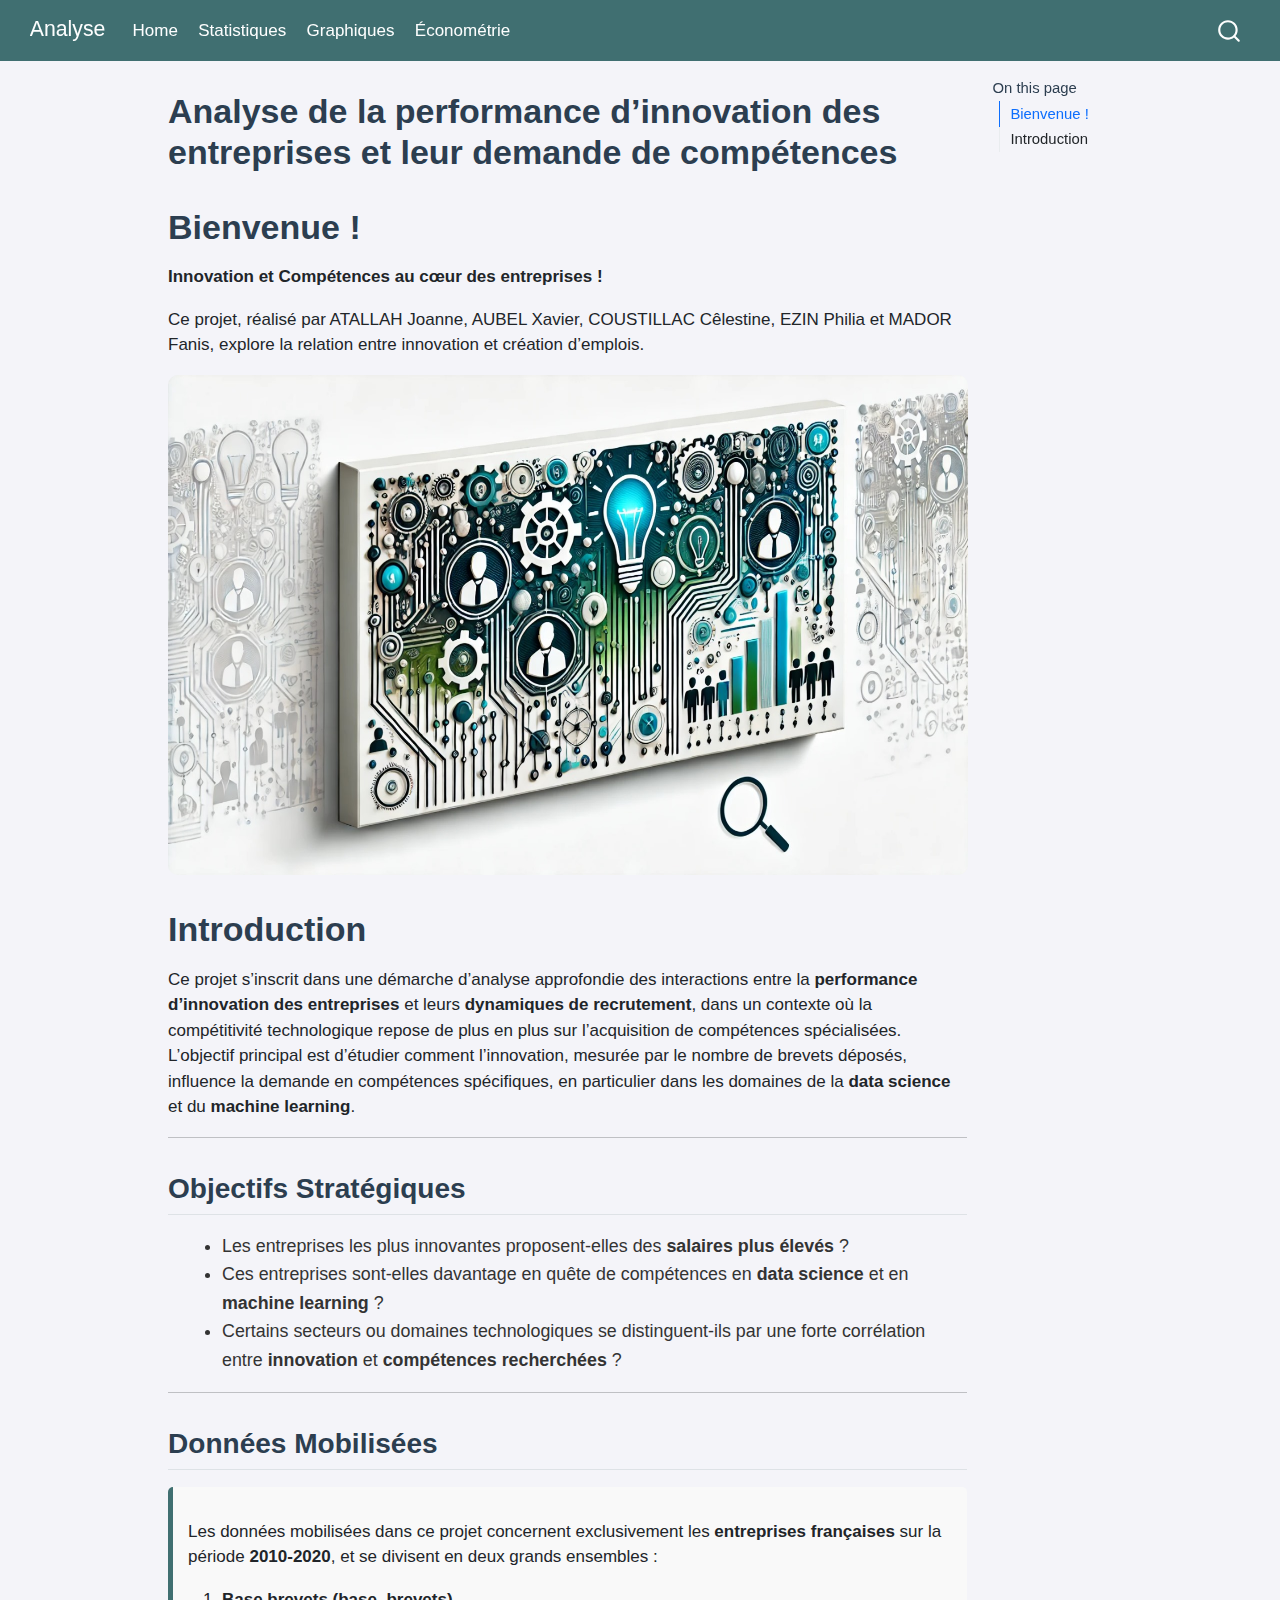
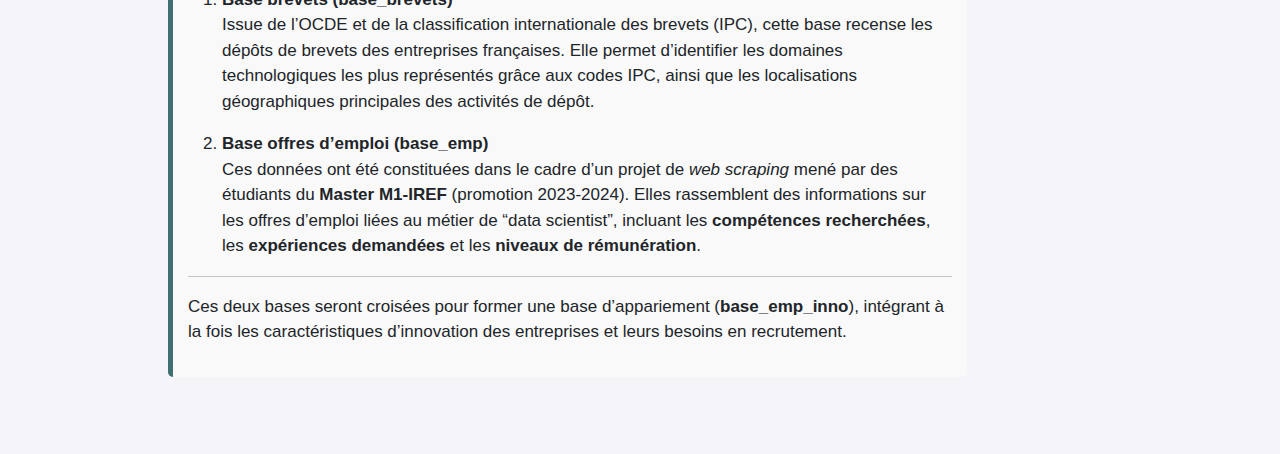
<file: docs/index.html>
<!DOCTYPE html>
<html xmlns="http://www.w3.org/1999/xhtml" lang="en" xml:lang="en"><head>

<meta charset="utf-8">
<meta name="generator" content="quarto-1.4.555">

<meta name="viewport" content="width=device-width, initial-scale=1.0, user-scalable=yes">


<title>Analyse - Analyse de la performance d’innovation des entreprises et leur demande de compétences</title>
<style>
code{white-space: pre-wrap;}
span.smallcaps{font-variant: small-caps;}
div.columns{display: flex; gap: min(4vw, 1.5em);}
div.column{flex: auto; overflow-x: auto;}
div.hanging-indent{margin-left: 1.5em; text-indent: -1.5em;}
ul.task-list{list-style: none;}
ul.task-list li input[type="checkbox"] {
  width: 0.8em;
  margin: 0 0.8em 0.2em -1em; /* quarto-specific, see https://github.com/quarto-dev/quarto-cli/issues/4556 */ 
  vertical-align: middle;
}
</style>


<script src="site_libs/quarto-nav/quarto-nav.js"></script>
<script src="site_libs/quarto-nav/headroom.min.js"></script>
<script src="site_libs/clipboard/clipboard.min.js"></script>
<script src="site_libs/quarto-search/autocomplete.umd.js"></script>
<script src="site_libs/quarto-search/fuse.min.js"></script>
<script src="site_libs/quarto-search/quarto-search.js"></script>
<meta name="quarto:offset" content="./">
<script src="site_libs/quarto-html/quarto.js"></script>
<script src="site_libs/quarto-html/popper.min.js"></script>
<script src="site_libs/quarto-html/tippy.umd.min.js"></script>
<script src="site_libs/quarto-html/anchor.min.js"></script>
<link href="site_libs/quarto-html/tippy.css" rel="stylesheet">
<link href="site_libs/quarto-html/quarto-syntax-highlighting.css" rel="stylesheet" id="quarto-text-highlighting-styles">
<script src="site_libs/bootstrap/bootstrap.min.js"></script>
<link href="site_libs/bootstrap/bootstrap-icons.css" rel="stylesheet">
<link href="site_libs/bootstrap/bootstrap.min.css" rel="stylesheet" id="quarto-bootstrap" data-mode="light">
<script id="quarto-search-options" type="application/json">{
  "location": "navbar",
  "copy-button": false,
  "collapse-after": 3,
  "panel-placement": "end",
  "type": "overlay",
  "limit": 50,
  "keyboard-shortcut": [
    "f",
    "/",
    "s"
  ],
  "show-item-context": false,
  "language": {
    "search-no-results-text": "No results",
    "search-matching-documents-text": "matching documents",
    "search-copy-link-title": "Copy link to search",
    "search-hide-matches-text": "Hide additional matches",
    "search-more-match-text": "more match in this document",
    "search-more-matches-text": "more matches in this document",
    "search-clear-button-title": "Clear",
    "search-text-placeholder": "",
    "search-detached-cancel-button-title": "Cancel",
    "search-submit-button-title": "Submit",
    "search-label": "Search"
  }
}</script>


<link rel="stylesheet" href="styles.css">
</head>

<body class="nav-fixed">

<div id="quarto-search-results"></div>
  <header id="quarto-header" class="headroom fixed-top">
    <nav class="navbar navbar-expand-lg " data-bs-theme="dark">
      <div class="navbar-container container-fluid">
      <div class="navbar-brand-container mx-auto">
    <a class="navbar-brand" href="./index.html">
    <span class="navbar-title">Analyse</span>
    </a>
  </div>
            <div id="quarto-search" class="" title="Search"></div>
          <button class="navbar-toggler" type="button" data-bs-toggle="collapse" data-bs-target="#navbarCollapse" aria-controls="navbarCollapse" aria-expanded="false" aria-label="Toggle navigation" onclick="if (window.quartoToggleHeadroom) { window.quartoToggleHeadroom(); }">
  <span class="navbar-toggler-icon"></span>
</button>
          <div class="collapse navbar-collapse" id="navbarCollapse">
            <ul class="navbar-nav navbar-nav-scroll me-auto">
  <li class="nav-item">
    <a class="nav-link active" href="./index.html" aria-current="page"> 
<span class="menu-text">Home</span></a>
  </li>  
  <li class="nav-item">
    <a class="nav-link" href="./about.html"> 
<span class="menu-text">Statistiques</span></a>
  </li>  
  <li class="nav-item">
    <a class="nav-link" href="./Graphs.html"> 
<span class="menu-text">Graphiques</span></a>
  </li>  
  <li class="nav-item">
    <a class="nav-link" href="./econometrics.html"> 
<span class="menu-text">Économétrie</span></a>
  </li>  
</ul>
          </div> <!-- /navcollapse -->
          <div class="quarto-navbar-tools">
</div>
      </div> <!-- /container-fluid -->
    </nav>
</header>
<!-- content -->
<div id="quarto-content" class="quarto-container page-columns page-rows-contents page-layout-article page-navbar">
<!-- sidebar -->
<!-- margin-sidebar -->
    <div id="quarto-margin-sidebar" class="sidebar margin-sidebar">
        <nav id="TOC" role="doc-toc" class="toc-active">
    <h2 id="toc-title">On this page</h2>
   
  <ul>
  <li><a href="#bienvenue" id="toc-bienvenue" class="nav-link active" data-scroll-target="#bienvenue">Bienvenue !</a></li>
  <li><a href="#introduction" id="toc-introduction" class="nav-link" data-scroll-target="#introduction">Introduction</a>
  <ul class="collapse">
  <li><a href="#objectifs-stratégiques" id="toc-objectifs-stratégiques" class="nav-link" data-scroll-target="#objectifs-stratégiques">Objectifs Stratégiques</a></li>
  <li><a href="#données-mobilisées" id="toc-données-mobilisées" class="nav-link" data-scroll-target="#données-mobilisées">Données Mobilisées</a></li>
  </ul></li>
  </ul>
</nav>
    </div>
<!-- main -->
<main class="content" id="quarto-document-content">

<header id="title-block-header" class="quarto-title-block default">
<div class="quarto-title">
<h1 class="title">Analyse de la performance d’innovation des entreprises et leur demande de compétences</h1>
</div>



<div class="quarto-title-meta">

    
  
    
  </div>
  


</header>


<section id="bienvenue" class="level1">
<h1>Bienvenue !</h1>
<p><strong>Innovation et Compétences au cœur des entreprises !</strong></p>
<p>Ce projet, réalisé par ATALLAH Joanne, AUBEL Xavier, COUSTILLAC Cêlestine, EZIN Philia et MADOR Fanis, explore la relation entre innovation et création d’emplois.</p>
<p><img src="photos/pi.jpg" alt="Description de l'image" width="800" height="500" style="display: block; margin: 0 auto; border-radius: 10px;"></p>
</section>
<section id="introduction" class="level1">
<h1>Introduction</h1>
<div class="intro-section">

<p style="font-size: 1.1em; line-height: 1.6; color: #555;">
</p><p>Ce projet s’inscrit dans une démarche d’analyse approfondie des interactions entre la <strong>performance d’innovation des entreprises</strong> et leurs <strong>dynamiques de recrutement</strong>, dans un contexte où la compétitivité technologique repose de plus en plus sur l’acquisition de compétences spécialisées. L’objectif principal est d’étudier comment l’innovation, mesurée par le nombre de brevets déposés, influence la demande en compétences spécifiques, en particulier dans les domaines de la <strong>data science</strong> et du <strong>machine learning</strong>.</p>
<p></p>
<hr>
<section id="objectifs-stratégiques" class="level2">
<h2 class="anchored" data-anchor-id="objectifs-stratégiques">Objectifs Stratégiques</h2>
<ul style="font-size: 1.05em; line-height: 1.6; color: #333; margin-left: 20px;">
<li>
Les entreprises les plus innovantes proposent-elles des <strong>salaires plus élevés</strong> ?
</li>
<li>
Ces entreprises sont-elles davantage en quête de compétences en <strong>data science</strong> et en <strong>machine learning</strong> ?
</li>
<li>
Certains secteurs ou domaines technologiques se distinguent-ils par une forte corrélation entre <strong>innovation</strong> et <strong>compétences recherchées</strong> ?
</li>
</ul>
<hr>
</section>
<section id="données-mobilisées" class="level2">
<h2 class="anchored" data-anchor-id="données-mobilisées">Données Mobilisées</h2>
<div style="background-color: #f9f9f9; padding: 15px; border-left: 5px solid #406f71; border-radius: 5px;">
<p style="font-size: 1.05em; line-height: 1.6; color: #444;">
</p><p>Les données mobilisées dans ce projet concernent exclusivement les <strong>entreprises françaises</strong> sur la période <strong>2010-2020</strong>, et se divisent en deux grands ensembles :</p>
<p></p>
<ol type="1">
<li><p><strong>Base brevets (base_brevets)</strong><br>
Issue de l’OCDE et de la classification internationale des brevets (IPC), cette base recense les dépôts de brevets des entreprises françaises. Elle permet d’identifier les domaines technologiques les plus représentés grâce aux codes IPC, ainsi que les localisations géographiques principales des activités de dépôt.</p></li>
<li><p><strong>Base offres d’emploi (base_emp)</strong><br>
Ces données ont été constituées dans le cadre d’un projet de <em>web scraping</em> mené par des étudiants du <strong>Master M1-IREF</strong> (promotion 2023-2024). Elles rassemblent des informations sur les offres d’emploi liées au métier de “data scientist”, incluant les <strong>compétences recherchées</strong>, les <strong>expériences demandées</strong> et les <strong>niveaux de rémunération</strong>.</p></li>
</ol>
<hr>
<p style="font-size: 1.05em; line-height: 1.6; color: #555;">
</p><p>Ces deux bases seront croisées pour former une base d’appariement (<strong>base_emp_inno</strong>), intégrant à la fois les caractéristiques d’innovation des entreprises et leurs besoins en recrutement.</p>
<p></p>
</div>


</section>
</div></section>

</main> <!-- /main -->
<script id="quarto-html-after-body" type="application/javascript">
window.document.addEventListener("DOMContentLoaded", function (event) {
  const toggleBodyColorMode = (bsSheetEl) => {
    const mode = bsSheetEl.getAttribute("data-mode");
    const bodyEl = window.document.querySelector("body");
    if (mode === "dark") {
      bodyEl.classList.add("quarto-dark");
      bodyEl.classList.remove("quarto-light");
    } else {
      bodyEl.classList.add("quarto-light");
      bodyEl.classList.remove("quarto-dark");
    }
  }
  const toggleBodyColorPrimary = () => {
    const bsSheetEl = window.document.querySelector("link#quarto-bootstrap");
    if (bsSheetEl) {
      toggleBodyColorMode(bsSheetEl);
    }
  }
  toggleBodyColorPrimary();  
  const icon = "";
  const anchorJS = new window.AnchorJS();
  anchorJS.options = {
    placement: 'right',
    icon: icon
  };
  anchorJS.add('.anchored');
  const isCodeAnnotation = (el) => {
    for (const clz of el.classList) {
      if (clz.startsWith('code-annotation-')) {                     
        return true;
      }
    }
    return false;
  }
  const clipboard = new window.ClipboardJS('.code-copy-button', {
    text: function(trigger) {
      const codeEl = trigger.previousElementSibling.cloneNode(true);
      for (const childEl of codeEl.children) {
        if (isCodeAnnotation(childEl)) {
          childEl.remove();
        }
      }
      return codeEl.innerText;
    }
  });
  clipboard.on('success', function(e) {
    // button target
    const button = e.trigger;
    // don't keep focus
    button.blur();
    // flash "checked"
    button.classList.add('code-copy-button-checked');
    var currentTitle = button.getAttribute("title");
    button.setAttribute("title", "Copied!");
    let tooltip;
    if (window.bootstrap) {
      button.setAttribute("data-bs-toggle", "tooltip");
      button.setAttribute("data-bs-placement", "left");
      button.setAttribute("data-bs-title", "Copied!");
      tooltip = new bootstrap.Tooltip(button, 
        { trigger: "manual", 
          customClass: "code-copy-button-tooltip",
          offset: [0, -8]});
      tooltip.show();    
    }
    setTimeout(function() {
      if (tooltip) {
        tooltip.hide();
        button.removeAttribute("data-bs-title");
        button.removeAttribute("data-bs-toggle");
        button.removeAttribute("data-bs-placement");
      }
      button.setAttribute("title", currentTitle);
      button.classList.remove('code-copy-button-checked');
    }, 1000);
    // clear code selection
    e.clearSelection();
  });
    var localhostRegex = new RegExp(/^(?:http|https):\/\/localhost\:?[0-9]*\//);
    var mailtoRegex = new RegExp(/^mailto:/);
      var filterRegex = new RegExp('/' + window.location.host + '/');
    var isInternal = (href) => {
        return filterRegex.test(href) || localhostRegex.test(href) || mailtoRegex.test(href);
    }
    // Inspect non-navigation links and adorn them if external
 	var links = window.document.querySelectorAll('a[href]:not(.nav-link):not(.navbar-brand):not(.toc-action):not(.sidebar-link):not(.sidebar-item-toggle):not(.pagination-link):not(.no-external):not([aria-hidden]):not(.dropdown-item):not(.quarto-navigation-tool)');
    for (var i=0; i<links.length; i++) {
      const link = links[i];
      if (!isInternal(link.href)) {
        // undo the damage that might have been done by quarto-nav.js in the case of
        // links that we want to consider external
        if (link.dataset.originalHref !== undefined) {
          link.href = link.dataset.originalHref;
        }
      }
    }
  function tippyHover(el, contentFn, onTriggerFn, onUntriggerFn) {
    const config = {
      allowHTML: true,
      maxWidth: 500,
      delay: 100,
      arrow: false,
      appendTo: function(el) {
          return el.parentElement;
      },
      interactive: true,
      interactiveBorder: 10,
      theme: 'quarto',
      placement: 'bottom-start',
    };
    if (contentFn) {
      config.content = contentFn;
    }
    if (onTriggerFn) {
      config.onTrigger = onTriggerFn;
    }
    if (onUntriggerFn) {
      config.onUntrigger = onUntriggerFn;
    }
    window.tippy(el, config); 
  }
  const noterefs = window.document.querySelectorAll('a[role="doc-noteref"]');
  for (var i=0; i<noterefs.length; i++) {
    const ref = noterefs[i];
    tippyHover(ref, function() {
      // use id or data attribute instead here
      let href = ref.getAttribute('data-footnote-href') || ref.getAttribute('href');
      try { href = new URL(href).hash; } catch {}
      const id = href.replace(/^#\/?/, "");
      const note = window.document.getElementById(id);
      if (note) {
        return note.innerHTML;
      } else {
        return "";
      }
    });
  }
  const xrefs = window.document.querySelectorAll('a.quarto-xref');
  const processXRef = (id, note) => {
    // Strip column container classes
    const stripColumnClz = (el) => {
      el.classList.remove("page-full", "page-columns");
      if (el.children) {
        for (const child of el.children) {
          stripColumnClz(child);
        }
      }
    }
    stripColumnClz(note)
    if (id === null || id.startsWith('sec-')) {
      // Special case sections, only their first couple elements
      const container = document.createElement("div");
      if (note.children && note.children.length > 2) {
        container.appendChild(note.children[0].cloneNode(true));
        for (let i = 1; i < note.children.length; i++) {
          const child = note.children[i];
          if (child.tagName === "P" && child.innerText === "") {
            continue;
          } else {
            container.appendChild(child.cloneNode(true));
            break;
          }
        }
        if (window.Quarto?.typesetMath) {
          window.Quarto.typesetMath(container);
        }
        return container.innerHTML
      } else {
        if (window.Quarto?.typesetMath) {
          window.Quarto.typesetMath(note);
        }
        return note.innerHTML;
      }
    } else {
      // Remove any anchor links if they are present
      const anchorLink = note.querySelector('a.anchorjs-link');
      if (anchorLink) {
        anchorLink.remove();
      }
      if (window.Quarto?.typesetMath) {
        window.Quarto.typesetMath(note);
      }
      // TODO in 1.5, we should make sure this works without a callout special case
      if (note.classList.contains("callout")) {
        return note.outerHTML;
      } else {
        return note.innerHTML;
      }
    }
  }
  for (var i=0; i<xrefs.length; i++) {
    const xref = xrefs[i];
    tippyHover(xref, undefined, function(instance) {
      instance.disable();
      let url = xref.getAttribute('href');
      let hash = undefined; 
      if (url.startsWith('#')) {
        hash = url;
      } else {
        try { hash = new URL(url).hash; } catch {}
      }
      if (hash) {
        const id = hash.replace(/^#\/?/, "");
        const note = window.document.getElementById(id);
        if (note !== null) {
          try {
            const html = processXRef(id, note.cloneNode(true));
            instance.setContent(html);
          } finally {
            instance.enable();
            instance.show();
          }
        } else {
          // See if we can fetch this
          fetch(url.split('#')[0])
          .then(res => res.text())
          .then(html => {
            const parser = new DOMParser();
            const htmlDoc = parser.parseFromString(html, "text/html");
            const note = htmlDoc.getElementById(id);
            if (note !== null) {
              const html = processXRef(id, note);
              instance.setContent(html);
            } 
          }).finally(() => {
            instance.enable();
            instance.show();
          });
        }
      } else {
        // See if we can fetch a full url (with no hash to target)
        // This is a special case and we should probably do some content thinning / targeting
        fetch(url)
        .then(res => res.text())
        .then(html => {
          const parser = new DOMParser();
          const htmlDoc = parser.parseFromString(html, "text/html");
          const note = htmlDoc.querySelector('main.content');
          if (note !== null) {
            // This should only happen for chapter cross references
            // (since there is no id in the URL)
            // remove the first header
            if (note.children.length > 0 && note.children[0].tagName === "HEADER") {
              note.children[0].remove();
            }
            const html = processXRef(null, note);
            instance.setContent(html);
          } 
        }).finally(() => {
          instance.enable();
          instance.show();
        });
      }
    }, function(instance) {
    });
  }
      let selectedAnnoteEl;
      const selectorForAnnotation = ( cell, annotation) => {
        let cellAttr = 'data-code-cell="' + cell + '"';
        let lineAttr = 'data-code-annotation="' +  annotation + '"';
        const selector = 'span[' + cellAttr + '][' + lineAttr + ']';
        return selector;
      }
      const selectCodeLines = (annoteEl) => {
        const doc = window.document;
        const targetCell = annoteEl.getAttribute("data-target-cell");
        const targetAnnotation = annoteEl.getAttribute("data-target-annotation");
        const annoteSpan = window.document.querySelector(selectorForAnnotation(targetCell, targetAnnotation));
        const lines = annoteSpan.getAttribute("data-code-lines").split(",");
        const lineIds = lines.map((line) => {
          return targetCell + "-" + line;
        })
        let top = null;
        let height = null;
        let parent = null;
        if (lineIds.length > 0) {
            //compute the position of the single el (top and bottom and make a div)
            const el = window.document.getElementById(lineIds[0]);
            top = el.offsetTop;
            height = el.offsetHeight;
            parent = el.parentElement.parentElement;
          if (lineIds.length > 1) {
            const lastEl = window.document.getElementById(lineIds[lineIds.length - 1]);
            const bottom = lastEl.offsetTop + lastEl.offsetHeight;
            height = bottom - top;
          }
          if (top !== null && height !== null && parent !== null) {
            // cook up a div (if necessary) and position it 
            let div = window.document.getElementById("code-annotation-line-highlight");
            if (div === null) {
              div = window.document.createElement("div");
              div.setAttribute("id", "code-annotation-line-highlight");
              div.style.position = 'absolute';
              parent.appendChild(div);
            }
            div.style.top = top - 2 + "px";
            div.style.height = height + 4 + "px";
            div.style.left = 0;
            let gutterDiv = window.document.getElementById("code-annotation-line-highlight-gutter");
            if (gutterDiv === null) {
              gutterDiv = window.document.createElement("div");
              gutterDiv.setAttribute("id", "code-annotation-line-highlight-gutter");
              gutterDiv.style.position = 'absolute';
              const codeCell = window.document.getElementById(targetCell);
              const gutter = codeCell.querySelector('.code-annotation-gutter');
              gutter.appendChild(gutterDiv);
            }
            gutterDiv.style.top = top - 2 + "px";
            gutterDiv.style.height = height + 4 + "px";
          }
          selectedAnnoteEl = annoteEl;
        }
      };
      const unselectCodeLines = () => {
        const elementsIds = ["code-annotation-line-highlight", "code-annotation-line-highlight-gutter"];
        elementsIds.forEach((elId) => {
          const div = window.document.getElementById(elId);
          if (div) {
            div.remove();
          }
        });
        selectedAnnoteEl = undefined;
      };
        // Handle positioning of the toggle
    window.addEventListener(
      "resize",
      throttle(() => {
        elRect = undefined;
        if (selectedAnnoteEl) {
          selectCodeLines(selectedAnnoteEl);
        }
      }, 10)
    );
    function throttle(fn, ms) {
    let throttle = false;
    let timer;
      return (...args) => {
        if(!throttle) { // first call gets through
            fn.apply(this, args);
            throttle = true;
        } else { // all the others get throttled
            if(timer) clearTimeout(timer); // cancel #2
            timer = setTimeout(() => {
              fn.apply(this, args);
              timer = throttle = false;
            }, ms);
        }
      };
    }
      // Attach click handler to the DT
      const annoteDls = window.document.querySelectorAll('dt[data-target-cell]');
      for (const annoteDlNode of annoteDls) {
        annoteDlNode.addEventListener('click', (event) => {
          const clickedEl = event.target;
          if (clickedEl !== selectedAnnoteEl) {
            unselectCodeLines();
            const activeEl = window.document.querySelector('dt[data-target-cell].code-annotation-active');
            if (activeEl) {
              activeEl.classList.remove('code-annotation-active');
            }
            selectCodeLines(clickedEl);
            clickedEl.classList.add('code-annotation-active');
          } else {
            // Unselect the line
            unselectCodeLines();
            clickedEl.classList.remove('code-annotation-active');
          }
        });
      }
  const findCites = (el) => {
    const parentEl = el.parentElement;
    if (parentEl) {
      const cites = parentEl.dataset.cites;
      if (cites) {
        return {
          el,
          cites: cites.split(' ')
        };
      } else {
        return findCites(el.parentElement)
      }
    } else {
      return undefined;
    }
  };
  var bibliorefs = window.document.querySelectorAll('a[role="doc-biblioref"]');
  for (var i=0; i<bibliorefs.length; i++) {
    const ref = bibliorefs[i];
    const citeInfo = findCites(ref);
    if (citeInfo) {
      tippyHover(citeInfo.el, function() {
        var popup = window.document.createElement('div');
        citeInfo.cites.forEach(function(cite) {
          var citeDiv = window.document.createElement('div');
          citeDiv.classList.add('hanging-indent');
          citeDiv.classList.add('csl-entry');
          var biblioDiv = window.document.getElementById('ref-' + cite);
          if (biblioDiv) {
            citeDiv.innerHTML = biblioDiv.innerHTML;
          }
          popup.appendChild(citeDiv);
        });
        return popup.innerHTML;
      });
    }
  }
});
</script>
</div> <!-- /content -->




</body></html>
</file>
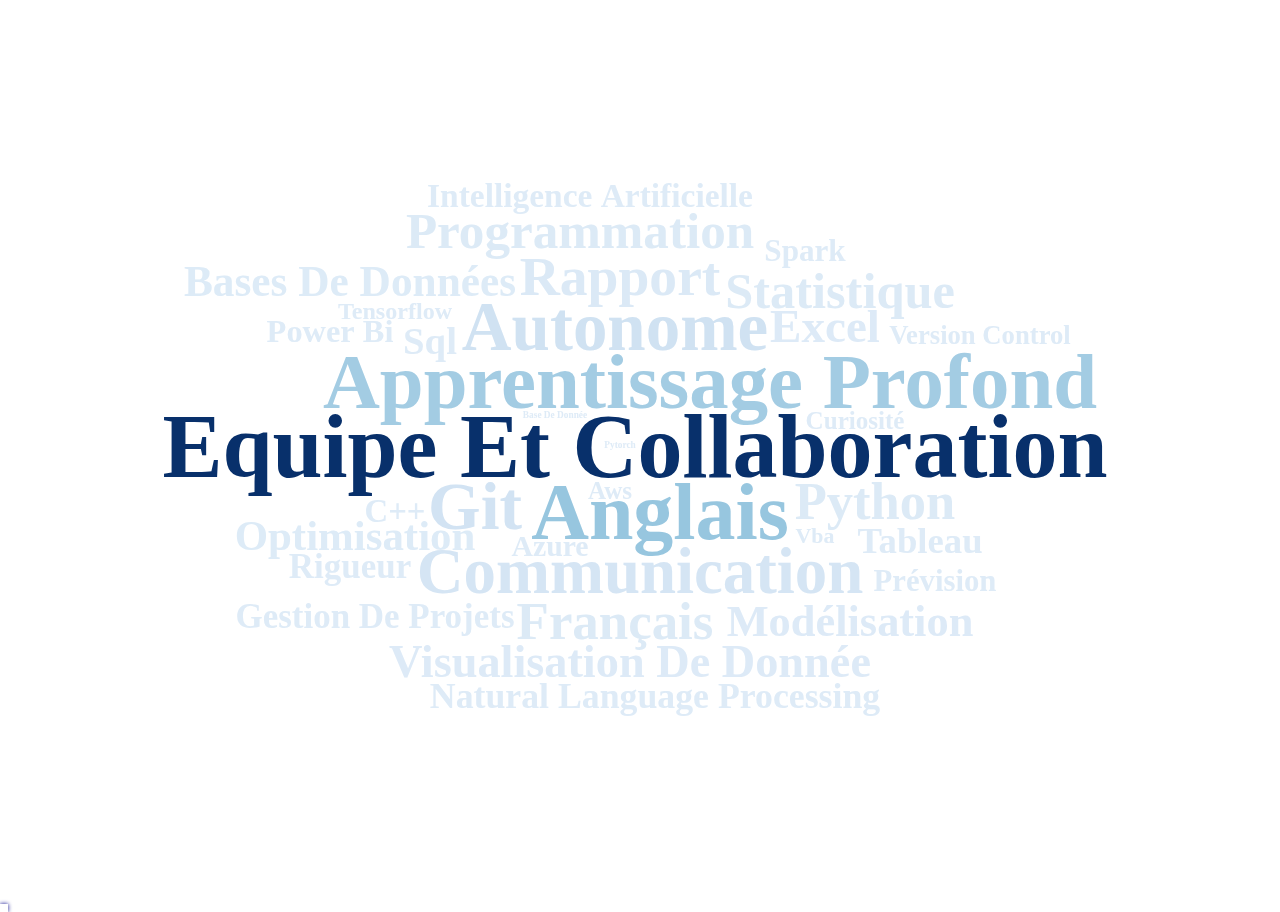
<file: competences_patents_wordcloud.html>
<!DOCTYPE html>
<html>
<head>
<meta charset="utf-8" />
<title>wordcloud2</title>
<style type="text/css">@layer htmltools {
.html-fill-container {
display: flex;
flex-direction: column;

min-height: 0;
min-width: 0;
}
.html-fill-container > .html-fill-item {

flex: 1 1 auto;
min-height: 0;
min-width: 0;
}
.html-fill-container > :not(.html-fill-item) {

flex: 0 0 auto;
}
}
</style>
<script>(function() {
  // If window.HTMLWidgets is already defined, then use it; otherwise create a
  // new object. This allows preceding code to set options that affect the
  // initialization process (though none currently exist).
  window.HTMLWidgets = window.HTMLWidgets || {};

  // See if we're running in a viewer pane. If not, we're in a web browser.
  var viewerMode = window.HTMLWidgets.viewerMode =
      /\bviewer_pane=1\b/.test(window.location);

  // See if we're running in Shiny mode. If not, it's a static document.
  // Note that static widgets can appear in both Shiny and static modes, but
  // obviously, Shiny widgets can only appear in Shiny apps/documents.
  var shinyMode = window.HTMLWidgets.shinyMode =
      typeof(window.Shiny) !== "undefined" && !!window.Shiny.outputBindings;

  // We can't count on jQuery being available, so we implement our own
  // version if necessary.
  function querySelectorAll(scope, selector) {
    if (typeof(jQuery) !== "undefined" && scope instanceof jQuery) {
      return scope.find(selector);
    }
    if (scope.querySelectorAll) {
      return scope.querySelectorAll(selector);
    }
  }

  function asArray(value) {
    if (value === null)
      return [];
    if ($.isArray(value))
      return value;
    return [value];
  }

  // Implement jQuery's extend
  function extend(target /*, ... */) {
    if (arguments.length == 1) {
      return target;
    }
    for (var i = 1; i < arguments.length; i++) {
      var source = arguments[i];
      for (var prop in source) {
        if (source.hasOwnProperty(prop)) {
          target[prop] = source[prop];
        }
      }
    }
    return target;
  }

  // IE8 doesn't support Array.forEach.
  function forEach(values, callback, thisArg) {
    if (values.forEach) {
      values.forEach(callback, thisArg);
    } else {
      for (var i = 0; i < values.length; i++) {
        callback.call(thisArg, values[i], i, values);
      }
    }
  }

  // Replaces the specified method with the return value of funcSource.
  //
  // Note that funcSource should not BE the new method, it should be a function
  // that RETURNS the new method. funcSource receives a single argument that is
  // the overridden method, it can be called from the new method. The overridden
  // method can be called like a regular function, it has the target permanently
  // bound to it so "this" will work correctly.
  function overrideMethod(target, methodName, funcSource) {
    var superFunc = target[methodName] || function() {};
    var superFuncBound = function() {
      return superFunc.apply(target, arguments);
    };
    target[methodName] = funcSource(superFuncBound);
  }

  // Add a method to delegator that, when invoked, calls
  // delegatee.methodName. If there is no such method on
  // the delegatee, but there was one on delegator before
  // delegateMethod was called, then the original version
  // is invoked instead.
  // For example:
  //
  // var a = {
  //   method1: function() { console.log('a1'); }
  //   method2: function() { console.log('a2'); }
  // };
  // var b = {
  //   method1: function() { console.log('b1'); }
  // };
  // delegateMethod(a, b, "method1");
  // delegateMethod(a, b, "method2");
  // a.method1();
  // a.method2();
  //
  // The output would be "b1", "a2".
  function delegateMethod(delegator, delegatee, methodName) {
    var inherited = delegator[methodName];
    delegator[methodName] = function() {
      var target = delegatee;
      var method = delegatee[methodName];

      // The method doesn't exist on the delegatee. Instead,
      // call the method on the delegator, if it exists.
      if (!method) {
        target = delegator;
        method = inherited;
      }

      if (method) {
        return method.apply(target, arguments);
      }
    };
  }

  // Implement a vague facsimilie of jQuery's data method
  function elementData(el, name, value) {
    if (arguments.length == 2) {
      return el["htmlwidget_data_" + name];
    } else if (arguments.length == 3) {
      el["htmlwidget_data_" + name] = value;
      return el;
    } else {
      throw new Error("Wrong number of arguments for elementData: " +
        arguments.length);
    }
  }

  // http://stackoverflow.com/questions/3446170/escape-string-for-use-in-javascript-regex
  function escapeRegExp(str) {
    return str.replace(/[\-\[\]\/\{\}\(\)\*\+\?\.\\\^\$\|]/g, "\\$&");
  }

  function hasClass(el, className) {
    var re = new RegExp("\\b" + escapeRegExp(className) + "\\b");
    return re.test(el.className);
  }

  // elements - array (or array-like object) of HTML elements
  // className - class name to test for
  // include - if true, only return elements with given className;
  //   if false, only return elements *without* given className
  function filterByClass(elements, className, include) {
    var results = [];
    for (var i = 0; i < elements.length; i++) {
      if (hasClass(elements[i], className) == include)
        results.push(elements[i]);
    }
    return results;
  }

  function on(obj, eventName, func) {
    if (obj.addEventListener) {
      obj.addEventListener(eventName, func, false);
    } else if (obj.attachEvent) {
      obj.attachEvent(eventName, func);
    }
  }

  function off(obj, eventName, func) {
    if (obj.removeEventListener)
      obj.removeEventListener(eventName, func, false);
    else if (obj.detachEvent) {
      obj.detachEvent(eventName, func);
    }
  }

  // Translate array of values to top/right/bottom/left, as usual with
  // the "padding" CSS property
  // https://developer.mozilla.org/en-US/docs/Web/CSS/padding
  function unpackPadding(value) {
    if (typeof(value) === "number")
      value = [value];
    if (value.length === 1) {
      return {top: value[0], right: value[0], bottom: value[0], left: value[0]};
    }
    if (value.length === 2) {
      return {top: value[0], right: value[1], bottom: value[0], left: value[1]};
    }
    if (value.length === 3) {
      return {top: value[0], right: value[1], bottom: value[2], left: value[1]};
    }
    if (value.length === 4) {
      return {top: value[0], right: value[1], bottom: value[2], left: value[3]};
    }
  }

  // Convert an unpacked padding object to a CSS value
  function paddingToCss(paddingObj) {
    return paddingObj.top + "px " + paddingObj.right + "px " + paddingObj.bottom + "px " + paddingObj.left + "px";
  }

  // Makes a number suitable for CSS
  function px(x) {
    if (typeof(x) === "number")
      return x + "px";
    else
      return x;
  }

  // Retrieves runtime widget sizing information for an element.
  // The return value is either null, or an object with fill, padding,
  // defaultWidth, defaultHeight fields.
  function sizingPolicy(el) {
    var sizingEl = document.querySelector("script[data-for='" + el.id + "'][type='application/htmlwidget-sizing']");
    if (!sizingEl)
      return null;
    var sp = JSON.parse(sizingEl.textContent || sizingEl.text || "{}");
    if (viewerMode) {
      return sp.viewer;
    } else {
      return sp.browser;
    }
  }

  // @param tasks Array of strings (or falsy value, in which case no-op).
  //   Each element must be a valid JavaScript expression that yields a
  //   function. Or, can be an array of objects with "code" and "data"
  //   properties; in this case, the "code" property should be a string
  //   of JS that's an expr that yields a function, and "data" should be
  //   an object that will be added as an additional argument when that
  //   function is called.
  // @param target The object that will be "this" for each function
  //   execution.
  // @param args Array of arguments to be passed to the functions. (The
  //   same arguments will be passed to all functions.)
  function evalAndRun(tasks, target, args) {
    if (tasks) {
      forEach(tasks, function(task) {
        var theseArgs = args;
        if (typeof(task) === "object") {
          theseArgs = theseArgs.concat([task.data]);
          task = task.code;
        }
        var taskFunc = tryEval(task);
        if (typeof(taskFunc) !== "function") {
          throw new Error("Task must be a function! Source:\n" + task);
        }
        taskFunc.apply(target, theseArgs);
      });
    }
  }

  // Attempt eval() both with and without enclosing in parentheses.
  // Note that enclosing coerces a function declaration into
  // an expression that eval() can parse
  // (otherwise, a SyntaxError is thrown)
  function tryEval(code) {
    var result = null;
    try {
      result = eval("(" + code + ")");
    } catch(error) {
      if (!(error instanceof SyntaxError)) {
        throw error;
      }
      try {
        result = eval(code);
      } catch(e) {
        if (e instanceof SyntaxError) {
          throw error;
        } else {
          throw e;
        }
      }
    }
    return result;
  }

  function initSizing(el) {
    var sizing = sizingPolicy(el);
    if (!sizing)
      return;

    var cel = document.getElementById("htmlwidget_container");
    if (!cel)
      return;

    if (typeof(sizing.padding) !== "undefined") {
      document.body.style.margin = "0";
      document.body.style.padding = paddingToCss(unpackPadding(sizing.padding));
    }

    if (sizing.fill) {
      document.body.style.overflow = "hidden";
      document.body.style.width = "100%";
      document.body.style.height = "100%";
      document.documentElement.style.width = "100%";
      document.documentElement.style.height = "100%";
      cel.style.position = "absolute";
      var pad = unpackPadding(sizing.padding);
      cel.style.top = pad.top + "px";
      cel.style.right = pad.right + "px";
      cel.style.bottom = pad.bottom + "px";
      cel.style.left = pad.left + "px";
      el.style.width = "100%";
      el.style.height = "100%";

      return {
        getWidth: function() { return cel.getBoundingClientRect().width; },
        getHeight: function() { return cel.getBoundingClientRect().height; }
      };

    } else {
      el.style.width = px(sizing.width);
      el.style.height = px(sizing.height);

      return {
        getWidth: function() { return cel.getBoundingClientRect().width; },
        getHeight: function() { return cel.getBoundingClientRect().height; }
      };
    }
  }

  // Default implementations for methods
  var defaults = {
    find: function(scope) {
      return querySelectorAll(scope, "." + this.name);
    },
    renderError: function(el, err) {
      var $el = $(el);

      this.clearError(el);

      // Add all these error classes, as Shiny does
      var errClass = "shiny-output-error";
      if (err.type !== null) {
        // use the classes of the error condition as CSS class names
        errClass = errClass + " " + $.map(asArray(err.type), function(type) {
          return errClass + "-" + type;
        }).join(" ");
      }
      errClass = errClass + " htmlwidgets-error";

      // Is el inline or block? If inline or inline-block, just display:none it
      // and add an inline error.
      var display = $el.css("display");
      $el.data("restore-display-mode", display);

      if (display === "inline" || display === "inline-block") {
        $el.hide();
        if (err.message !== "") {
          var errorSpan = $("<span>").addClass(errClass);
          errorSpan.text(err.message);
          $el.after(errorSpan);
        }
      } else if (display === "block") {
        // If block, add an error just after the el, set visibility:none on the
        // el, and position the error to be on top of the el.
        // Mark it with a unique ID and CSS class so we can remove it later.
        $el.css("visibility", "hidden");
        if (err.message !== "") {
          var errorDiv = $("<div>").addClass(errClass).css("position", "absolute")
            .css("top", el.offsetTop)
            .css("left", el.offsetLeft)
            // setting width can push out the page size, forcing otherwise
            // unnecessary scrollbars to appear and making it impossible for
            // the element to shrink; so use max-width instead
            .css("maxWidth", el.offsetWidth)
            .css("height", el.offsetHeight);
          errorDiv.text(err.message);
          $el.after(errorDiv);

          // Really dumb way to keep the size/position of the error in sync with
          // the parent element as the window is resized or whatever.
          var intId = setInterval(function() {
            if (!errorDiv[0].parentElement) {
              clearInterval(intId);
              return;
            }
            errorDiv
              .css("top", el.offsetTop)
              .css("left", el.offsetLeft)
              .css("maxWidth", el.offsetWidth)
              .css("height", el.offsetHeight);
          }, 500);
        }
      }
    },
    clearError: function(el) {
      var $el = $(el);
      var display = $el.data("restore-display-mode");
      $el.data("restore-display-mode", null);

      if (display === "inline" || display === "inline-block") {
        if (display)
          $el.css("display", display);
        $(el.nextSibling).filter(".htmlwidgets-error").remove();
      } else if (display === "block"){
        $el.css("visibility", "inherit");
        $(el.nextSibling).filter(".htmlwidgets-error").remove();
      }
    },
    sizing: {}
  };

  // Called by widget bindings to register a new type of widget. The definition
  // object can contain the following properties:
  // - name (required) - A string indicating the binding name, which will be
  //   used by default as the CSS classname to look for.
  // - initialize (optional) - A function(el) that will be called once per
  //   widget element; if a value is returned, it will be passed as the third
  //   value to renderValue.
  // - renderValue (required) - A function(el, data, initValue) that will be
  //   called with data. Static contexts will cause this to be called once per
  //   element; Shiny apps will cause this to be called multiple times per
  //   element, as the data changes.
  window.HTMLWidgets.widget = function(definition) {
    if (!definition.name) {
      throw new Error("Widget must have a name");
    }
    if (!definition.type) {
      throw new Error("Widget must have a type");
    }
    // Currently we only support output widgets
    if (definition.type !== "output") {
      throw new Error("Unrecognized widget type '" + definition.type + "'");
    }
    // TODO: Verify that .name is a valid CSS classname

    // Support new-style instance-bound definitions. Old-style class-bound
    // definitions have one widget "object" per widget per type/class of
    // widget; the renderValue and resize methods on such widget objects
    // take el and instance arguments, because the widget object can't
    // store them. New-style instance-bound definitions have one widget
    // object per widget instance; the definition that's passed in doesn't
    // provide renderValue or resize methods at all, just the single method
    //   factory(el, width, height)
    // which returns an object that has renderValue(x) and resize(w, h).
    // This enables a far more natural programming style for the widget
    // author, who can store per-instance state using either OO-style
    // instance fields or functional-style closure variables (I guess this
    // is in contrast to what can only be called C-style pseudo-OO which is
    // what we required before).
    if (definition.factory) {
      definition = createLegacyDefinitionAdapter(definition);
    }

    if (!definition.renderValue) {
      throw new Error("Widget must have a renderValue function");
    }

    // For static rendering (non-Shiny), use a simple widget registration
    // scheme. We also use this scheme for Shiny apps/documents that also
    // contain static widgets.
    window.HTMLWidgets.widgets = window.HTMLWidgets.widgets || [];
    // Merge defaults into the definition; don't mutate the original definition.
    var staticBinding = extend({}, defaults, definition);
    overrideMethod(staticBinding, "find", function(superfunc) {
      return function(scope) {
        var results = superfunc(scope);
        // Filter out Shiny outputs, we only want the static kind
        return filterByClass(results, "html-widget-output", false);
      };
    });
    window.HTMLWidgets.widgets.push(staticBinding);

    if (shinyMode) {
      // Shiny is running. Register the definition with an output binding.
      // The definition itself will not be the output binding, instead
      // we will make an output binding object that delegates to the
      // definition. This is because we foolishly used the same method
      // name (renderValue) for htmlwidgets definition and Shiny bindings
      // but they actually have quite different semantics (the Shiny
      // bindings receive data that includes lots of metadata that it
      // strips off before calling htmlwidgets renderValue). We can't
      // just ignore the difference because in some widgets it's helpful
      // to call this.renderValue() from inside of resize(), and if
      // we're not delegating, then that call will go to the Shiny
      // version instead of the htmlwidgets version.

      // Merge defaults with definition, without mutating either.
      var bindingDef = extend({}, defaults, definition);

      // This object will be our actual Shiny binding.
      var shinyBinding = new Shiny.OutputBinding();

      // With a few exceptions, we'll want to simply use the bindingDef's
      // version of methods if they are available, otherwise fall back to
      // Shiny's defaults. NOTE: If Shiny's output bindings gain additional
      // methods in the future, and we want them to be overrideable by
      // HTMLWidget binding definitions, then we'll need to add them to this
      // list.
      delegateMethod(shinyBinding, bindingDef, "getId");
      delegateMethod(shinyBinding, bindingDef, "onValueChange");
      delegateMethod(shinyBinding, bindingDef, "onValueError");
      delegateMethod(shinyBinding, bindingDef, "renderError");
      delegateMethod(shinyBinding, bindingDef, "clearError");
      delegateMethod(shinyBinding, bindingDef, "showProgress");

      // The find, renderValue, and resize are handled differently, because we
      // want to actually decorate the behavior of the bindingDef methods.

      shinyBinding.find = function(scope) {
        var results = bindingDef.find(scope);

        // Only return elements that are Shiny outputs, not static ones
        var dynamicResults = results.filter(".html-widget-output");

        // It's possible that whatever caused Shiny to think there might be
        // new dynamic outputs, also caused there to be new static outputs.
        // Since there might be lots of different htmlwidgets bindings, we
        // schedule execution for later--no need to staticRender multiple
        // times.
        if (results.length !== dynamicResults.length)
          scheduleStaticRender();

        return dynamicResults;
      };

      // Wrap renderValue to handle initialization, which unfortunately isn't
      // supported natively by Shiny at the time of this writing.

      shinyBinding.renderValue = function(el, data) {
        Shiny.renderDependencies(data.deps);
        // Resolve strings marked as javascript literals to objects
        if (!(data.evals instanceof Array)) data.evals = [data.evals];
        for (var i = 0; data.evals && i < data.evals.length; i++) {
          window.HTMLWidgets.evaluateStringMember(data.x, data.evals[i]);
        }
        if (!bindingDef.renderOnNullValue) {
          if (data.x === null) {
            el.style.visibility = "hidden";
            return;
          } else {
            el.style.visibility = "inherit";
          }
        }
        if (!elementData(el, "initialized")) {
          initSizing(el);

          elementData(el, "initialized", true);
          if (bindingDef.initialize) {
            var rect = el.getBoundingClientRect();
            var result = bindingDef.initialize(el, rect.width, rect.height);
            elementData(el, "init_result", result);
          }
        }
        bindingDef.renderValue(el, data.x, elementData(el, "init_result"));
        evalAndRun(data.jsHooks.render, elementData(el, "init_result"), [el, data.x]);
      };

      // Only override resize if bindingDef implements it
      if (bindingDef.resize) {
        shinyBinding.resize = function(el, width, height) {
          // Shiny can call resize before initialize/renderValue have been
          // called, which doesn't make sense for widgets.
          if (elementData(el, "initialized")) {
            bindingDef.resize(el, width, height, elementData(el, "init_result"));
          }
        };
      }

      Shiny.outputBindings.register(shinyBinding, bindingDef.name);
    }
  };

  var scheduleStaticRenderTimerId = null;
  function scheduleStaticRender() {
    if (!scheduleStaticRenderTimerId) {
      scheduleStaticRenderTimerId = setTimeout(function() {
        scheduleStaticRenderTimerId = null;
        window.HTMLWidgets.staticRender();
      }, 1);
    }
  }

  // Render static widgets after the document finishes loading
  // Statically render all elements that are of this widget's class
  window.HTMLWidgets.staticRender = function() {
    var bindings = window.HTMLWidgets.widgets || [];
    forEach(bindings, function(binding) {
      var matches = binding.find(document.documentElement);
      forEach(matches, function(el) {
        var sizeObj = initSizing(el, binding);

        var getSize = function(el) {
          if (sizeObj) {
            return {w: sizeObj.getWidth(), h: sizeObj.getHeight()}
          } else {
            var rect = el.getBoundingClientRect();
            return {w: rect.width, h: rect.height}
          }
        };

        if (hasClass(el, "html-widget-static-bound"))
          return;
        el.className = el.className + " html-widget-static-bound";

        var initResult;
        if (binding.initialize) {
          var size = getSize(el);
          initResult = binding.initialize(el, size.w, size.h);
          elementData(el, "init_result", initResult);
        }

        if (binding.resize) {
          var lastSize = getSize(el);
          var resizeHandler = function(e) {
            var size = getSize(el);
            if (size.w === 0 && size.h === 0)
              return;
            if (size.w === lastSize.w && size.h === lastSize.h)
              return;
            lastSize = size;
            binding.resize(el, size.w, size.h, initResult);
          };

          on(window, "resize", resizeHandler);

          // This is needed for cases where we're running in a Shiny
          // app, but the widget itself is not a Shiny output, but
          // rather a simple static widget. One example of this is
          // an rmarkdown document that has runtime:shiny and widget
          // that isn't in a render function. Shiny only knows to
          // call resize handlers for Shiny outputs, not for static
          // widgets, so we do it ourselves.
          if (window.jQuery) {
            window.jQuery(document).on(
              "shown.htmlwidgets shown.bs.tab.htmlwidgets shown.bs.collapse.htmlwidgets",
              resizeHandler
            );
            window.jQuery(document).on(
              "hidden.htmlwidgets hidden.bs.tab.htmlwidgets hidden.bs.collapse.htmlwidgets",
              resizeHandler
            );
          }

          // This is needed for the specific case of ioslides, which
          // flips slides between display:none and display:block.
          // Ideally we would not have to have ioslide-specific code
          // here, but rather have ioslides raise a generic event,
          // but the rmarkdown package just went to CRAN so the
          // window to getting that fixed may be long.
          if (window.addEventListener) {
            // It's OK to limit this to window.addEventListener
            // browsers because ioslides itself only supports
            // such browsers.
            on(document, "slideenter", resizeHandler);
            on(document, "slideleave", resizeHandler);
          }
        }

        var scriptData = document.querySelector("script[data-for='" + el.id + "'][type='application/json']");
        if (scriptData) {
          var data = JSON.parse(scriptData.textContent || scriptData.text);
          // Resolve strings marked as javascript literals to objects
          if (!(data.evals instanceof Array)) data.evals = [data.evals];
          for (var k = 0; data.evals && k < data.evals.length; k++) {
            window.HTMLWidgets.evaluateStringMember(data.x, data.evals[k]);
          }
          binding.renderValue(el, data.x, initResult);
          evalAndRun(data.jsHooks.render, initResult, [el, data.x]);
        }
      });
    });

    invokePostRenderHandlers();
  }


  function has_jQuery3() {
    if (!window.jQuery) {
      return false;
    }
    var $version = window.jQuery.fn.jquery;
    var $major_version = parseInt($version.split(".")[0]);
    return $major_version >= 3;
  }

  /*
  / Shiny 1.4 bumped jQuery from 1.x to 3.x which means jQuery's
  / on-ready handler (i.e., $(fn)) is now asyncronous (i.e., it now
  / really means $(setTimeout(fn)).
  / https://jquery.com/upgrade-guide/3.0/#breaking-change-document-ready-handlers-are-now-asynchronous
  /
  / Since Shiny uses $() to schedule initShiny, shiny>=1.4 calls initShiny
  / one tick later than it did before, which means staticRender() is
  / called renderValue() earlier than (advanced) widget authors might be expecting.
  / https://github.com/rstudio/shiny/issues/2630
  /
  / For a concrete example, leaflet has some methods (e.g., updateBounds)
  / which reference Shiny methods registered in initShiny (e.g., setInputValue).
  / Since leaflet is privy to this life-cycle, it knows to use setTimeout() to
  / delay execution of those methods (until Shiny methods are ready)
  / https://github.com/rstudio/leaflet/blob/18ec981/javascript/src/index.js#L266-L268
  /
  / Ideally widget authors wouldn't need to use this setTimeout() hack that
  / leaflet uses to call Shiny methods on a staticRender(). In the long run,
  / the logic initShiny should be broken up so that method registration happens
  / right away, but binding happens later.
  */
  function maybeStaticRenderLater() {
    if (shinyMode && has_jQuery3()) {
      window.jQuery(window.HTMLWidgets.staticRender);
    } else {
      window.HTMLWidgets.staticRender();
    }
  }

  if (document.addEventListener) {
    document.addEventListener("DOMContentLoaded", function() {
      document.removeEventListener("DOMContentLoaded", arguments.callee, false);
      maybeStaticRenderLater();
    }, false);
  } else if (document.attachEvent) {
    document.attachEvent("onreadystatechange", function() {
      if (document.readyState === "complete") {
        document.detachEvent("onreadystatechange", arguments.callee);
        maybeStaticRenderLater();
      }
    });
  }


  window.HTMLWidgets.getAttachmentUrl = function(depname, key) {
    // If no key, default to the first item
    if (typeof(key) === "undefined")
      key = 1;

    var link = document.getElementById(depname + "-" + key + "-attachment");
    if (!link) {
      throw new Error("Attachment " + depname + "/" + key + " not found in document");
    }
    return link.getAttribute("href");
  };

  window.HTMLWidgets.dataframeToD3 = function(df) {
    var names = [];
    var length;
    for (var name in df) {
        if (df.hasOwnProperty(name))
            names.push(name);
        if (typeof(df[name]) !== "object" || typeof(df[name].length) === "undefined") {
            throw new Error("All fields must be arrays");
        } else if (typeof(length) !== "undefined" && length !== df[name].length) {
            throw new Error("All fields must be arrays of the same length");
        }
        length = df[name].length;
    }
    var results = [];
    var item;
    for (var row = 0; row < length; row++) {
        item = {};
        for (var col = 0; col < names.length; col++) {
            item[names[col]] = df[names[col]][row];
        }
        results.push(item);
    }
    return results;
  };

  window.HTMLWidgets.transposeArray2D = function(array) {
      if (array.length === 0) return array;
      var newArray = array[0].map(function(col, i) {
          return array.map(function(row) {
              return row[i]
          })
      });
      return newArray;
  };
  // Split value at splitChar, but allow splitChar to be escaped
  // using escapeChar. Any other characters escaped by escapeChar
  // will be included as usual (including escapeChar itself).
  function splitWithEscape(value, splitChar, escapeChar) {
    var results = [];
    var escapeMode = false;
    var currentResult = "";
    for (var pos = 0; pos < value.length; pos++) {
      if (!escapeMode) {
        if (value[pos] === splitChar) {
          results.push(currentResult);
          currentResult = "";
        } else if (value[pos] === escapeChar) {
          escapeMode = true;
        } else {
          currentResult += value[pos];
        }
      } else {
        currentResult += value[pos];
        escapeMode = false;
      }
    }
    if (currentResult !== "") {
      results.push(currentResult);
    }
    return results;
  }
  // Function authored by Yihui/JJ Allaire
  window.HTMLWidgets.evaluateStringMember = function(o, member) {
    var parts = splitWithEscape(member, '.', '\\');
    for (var i = 0, l = parts.length; i < l; i++) {
      var part = parts[i];
      // part may be a character or 'numeric' member name
      if (o !== null && typeof o === "object" && part in o) {
        if (i == (l - 1)) { // if we are at the end of the line then evalulate
          if (typeof o[part] === "string")
            o[part] = tryEval(o[part]);
        } else { // otherwise continue to next embedded object
          o = o[part];
        }
      }
    }
  };

  // Retrieve the HTMLWidget instance (i.e. the return value of an
  // HTMLWidget binding's initialize() or factory() function)
  // associated with an element, or null if none.
  window.HTMLWidgets.getInstance = function(el) {
    return elementData(el, "init_result");
  };

  // Finds the first element in the scope that matches the selector,
  // and returns the HTMLWidget instance (i.e. the return value of
  // an HTMLWidget binding's initialize() or factory() function)
  // associated with that element, if any. If no element matches the
  // selector, or the first matching element has no HTMLWidget
  // instance associated with it, then null is returned.
  //
  // The scope argument is optional, and defaults to window.document.
  window.HTMLWidgets.find = function(scope, selector) {
    if (arguments.length == 1) {
      selector = scope;
      scope = document;
    }

    var el = scope.querySelector(selector);
    if (el === null) {
      return null;
    } else {
      return window.HTMLWidgets.getInstance(el);
    }
  };

  // Finds all elements in the scope that match the selector, and
  // returns the HTMLWidget instances (i.e. the return values of
  // an HTMLWidget binding's initialize() or factory() function)
  // associated with the elements, in an array. If elements that
  // match the selector don't have an associated HTMLWidget
  // instance, the returned array will contain nulls.
  //
  // The scope argument is optional, and defaults to window.document.
  window.HTMLWidgets.findAll = function(scope, selector) {
    if (arguments.length == 1) {
      selector = scope;
      scope = document;
    }

    var nodes = scope.querySelectorAll(selector);
    var results = [];
    for (var i = 0; i < nodes.length; i++) {
      results.push(window.HTMLWidgets.getInstance(nodes[i]));
    }
    return results;
  };

  var postRenderHandlers = [];
  function invokePostRenderHandlers() {
    while (postRenderHandlers.length) {
      var handler = postRenderHandlers.shift();
      if (handler) {
        handler();
      }
    }
  }

  // Register the given callback function to be invoked after the
  // next time static widgets are rendered.
  window.HTMLWidgets.addPostRenderHandler = function(callback) {
    postRenderHandlers.push(callback);
  };

  // Takes a new-style instance-bound definition, and returns an
  // old-style class-bound definition. This saves us from having
  // to rewrite all the logic in this file to accomodate both
  // types of definitions.
  function createLegacyDefinitionAdapter(defn) {
    var result = {
      name: defn.name,
      type: defn.type,
      initialize: function(el, width, height) {
        return defn.factory(el, width, height);
      },
      renderValue: function(el, x, instance) {
        return instance.renderValue(x);
      },
      resize: function(el, width, height, instance) {
        return instance.resize(width, height);
      }
    };

    if (defn.find)
      result.find = defn.find;
    if (defn.renderError)
      result.renderError = defn.renderError;
    if (defn.clearError)
      result.clearError = defn.clearError;

    return result;
  }
})();
</script>
<style type="text/css">#wcLabel {position: absolute;border: 2px solid #fff;box-shadow: 0 0 4px 0 #008;padding: 2px;pointer-events: none; }#wcSpan {position: absolute;top: 100%;left: 0;background-color: rgba(255, 255, 255, 0.8);color: #333;margin-top: 6px;padding: 0 0.5em;border-radius: 0.5em;white-space: nowrap; }</style>
<script>/*!
 * wordcloud2.js
 * http://timdream.org/wordcloud2.js/
 *
 * Copyright 2011 - 2013 Tim Chien
 * Released under the MIT license
 */

'use strict';

// setImmediate
if (!window.setImmediate) {
  window.setImmediate = (function setupSetImmediate() {
    return window.msSetImmediate ||
    window.webkitSetImmediate ||
    window.mozSetImmediate ||
    window.oSetImmediate ||
    (function setupSetZeroTimeout() {
      if (!window.postMessage || !window.addEventListener) {
        return null;
      }

      var callbacks = [undefined];
      var message = 'zero-timeout-message';

      // Like setTimeout, but only takes a function argument.  There's
      // no time argument (always zero) and no arguments (you have to
      // use a closure).
      var setZeroTimeout = function setZeroTimeout(callback) {
        var id = callbacks.length;
        callbacks.push(callback);
        window.postMessage(message + id.toString(36), '*');

        return id;
      };

      window.addEventListener('message', function setZeroTimeoutMessage(evt) {
        // Skipping checking event source, retarded IE confused this window
        // object with another in the presence of iframe
        if (typeof evt.data !== 'string' ||
            evt.data.substr(0, message.length) !== message/* ||
            evt.source !== window */) {
          return;
        }

        evt.stopImmediatePropagation();

        var id = parseInt(evt.data.substr(message.length), 36);
        if (!callbacks[id]) {
          return;
        }

        callbacks[id]();
        callbacks[id] = undefined;
      }, true);

      /* specify clearImmediate() here since we need the scope */
      window.clearImmediate = function clearZeroTimeout(id) {
        if (!callbacks[id]) {
          return;
        }

        callbacks[id] = undefined;
      };

      return setZeroTimeout;
    })() ||
    // fallback
    function setImmediateFallback(fn) {
      window.setTimeout(fn, 0);
    };
  })();
}

if (!window.clearImmediate) {
  window.clearImmediate = (function setupClearImmediate() {
    return window.msClearImmediate ||
    window.webkitClearImmediate ||
    window.mozClearImmediate ||
    window.oClearImmediate ||
    // "clearZeroTimeout" is implement on the previous block ||
    // fallback
    function clearImmediateFallback(timer) {
      window.clearTimeout(timer);
    };
  })();
}

(function(global) {

  // Check if WordCloud can run on this browser
  var isSupported = (function isSupported() {
    var canvas = document.createElement('canvas');
    if (!canvas || !canvas.getContext) {
      return false;
    }

    var ctx = canvas.getContext('2d');
    if (!ctx.getImageData) {
      return false;
    }
    if (!ctx.fillText) {
      return false;
    }

    if (!Array.prototype.some) {
      return false;
    }
    if (!Array.prototype.push) {
      return false;
    }

    return true;
  }());

  // Find out if the browser impose minium font size by
  // drawing small texts on a canvas and measure it's width.
  var minFontSize = (function getMinFontSize() {
    if (!isSupported) {
      return;
    }

    var ctx = document.createElement('canvas').getContext('2d');

    // start from 20
    var size = 20;

    // two sizes to measure
    var hanWidth, mWidth;

    while (size) {
      ctx.font = size.toString(10) + 'px sans-serif';
      if ((ctx.measureText('\uFF37').width === hanWidth) &&
          (ctx.measureText('m').width) === mWidth) {
        return (size + 1);
      }

      hanWidth = ctx.measureText('\uFF37').width;
      mWidth = ctx.measureText('m').width;

      size--;
    }

    return 0;
  })();

  // Based on http://jsfromhell.com/array/shuffle
  var shuffleArray = function shuffleArray(arr) {
    for (var j, x, i = arr.length; i;
      j = Math.floor(Math.random() * i),
      x = arr[--i], arr[i] = arr[j],
      arr[j] = x) {}
    return arr;
  };

  var WordCloud = function WordCloud(elements, options) {
    if (!isSupported) {
      return;
    }

    if (!Array.isArray(elements)) {
      elements = [elements];
    }

    elements.forEach(function(el, i) {
      if (typeof el === 'string') {
        elements[i] = document.getElementById(el);
        if (!elements[i]) {
          throw 'The element id specified is not found.';
        }
      } else if (!el.tagName && !el.appendChild) {
        throw 'You must pass valid HTML elements, or ID of the element.';
      }
    });

    /* Default values to be overwritten by options object */
    var settings = {
      list: [],
      fontFamily: '"Trebuchet MS", "Heiti TC", "微軟正黑體", ' +
                  '"Arial Unicode MS", "Droid Fallback Sans", sans-serif',
      fontWeight: 'normal',
      color: 'random-dark',
      minSize: 0, // 0 to disable
      weightFactor: 1,
      clearCanvas: true,
      backgroundColor: '#fff',  // opaque white = rgba(255, 255, 255, 1)

      gridSize: 8,
      origin: null,

      drawMask: false,
      maskColor: 'rgba(255,0,0,0.3)',
      maskGapWidth: 0.3,

      wait: 0,
      abortThreshold: 0, // disabled
      abort: function noop() {},

      minRotation: - Math.PI / 2,
      maxRotation: Math.PI / 2,

      shuffle: true,
      rotateRatio: 0.1,

      shape: 'circle',
      ellipticity: 0.65,

      classes: null,

      hover: null,
      click: null
    };

    if (options) {
      for (var key in options) {
        if (key in settings) {
          settings[key] = options[key];
        }
      }
    }

    /* Convert weightFactor into a function */
    if (typeof settings.weightFactor !== 'function') {
      var factor = settings.weightFactor;
      settings.weightFactor = function weightFactor(pt) {
        return pt * factor; //in px
      };
    }

    /* Convert shape into a function */
    if (typeof settings.shape !== 'function') {
      switch (settings.shape) {
        case 'circle':
        /* falls through */
        default:
          // 'circle' is the default and a shortcut in the code loop.
          settings.shape = 'circle';
          break;

        case 'cardioid':
          settings.shape = function shapeCardioid(theta) {
            return 1 - Math.sin(theta);
          };
          break;

        /*

        To work out an X-gon, one has to calculate "m",
        where 1/(cos(2*PI/X)+m*sin(2*PI/X)) = 1/(cos(0)+m*sin(0))
        http://www.wolframalpha.com/input/?i=1%2F%28cos%282*PI%2FX%29%2Bm*sin%28
        2*PI%2FX%29%29+%3D+1%2F%28cos%280%29%2Bm*sin%280%29%29

        Copy the solution into polar equation r = 1/(cos(t') + m*sin(t'))
        where t' equals to mod(t, 2PI/X);

        */

        case 'diamond':
        case 'square':
          // http://www.wolframalpha.com/input/?i=plot+r+%3D+1%2F%28cos%28mod+
          // %28t%2C+PI%2F2%29%29%2Bsin%28mod+%28t%2C+PI%2F2%29%29%29%2C+t+%3D
          // +0+..+2*PI
          settings.shape = function shapeSquare(theta) {
            var thetaPrime = theta % (2 * Math.PI / 4);
            return 1 / (Math.cos(thetaPrime) + Math.sin(thetaPrime));
          };
          break;

        case 'triangle-forward':
          // http://www.wolframalpha.com/input/?i=plot+r+%3D+1%2F%28cos%28mod+
          // %28t%2C+2*PI%2F3%29%29%2Bsqrt%283%29sin%28mod+%28t%2C+2*PI%2F3%29
          // %29%29%2C+t+%3D+0+..+2*PI
          settings.shape = function shapeTriangle(theta) {
            var thetaPrime = theta % (2 * Math.PI / 3);
            return 1 / (Math.cos(thetaPrime) +
                        Math.sqrt(3) * Math.sin(thetaPrime));
          };
          break;

        case 'triangle':
        case 'triangle-upright':
          settings.shape = function shapeTriangle(theta) {
            var thetaPrime = (theta + Math.PI * 3 / 2) % (2 * Math.PI / 3);
            return 1 / (Math.cos(thetaPrime) +
                        Math.sqrt(3) * Math.sin(thetaPrime));
          };
          break;

        case 'pentagon':
          settings.shape = function shapePentagon(theta) {
            var thetaPrime = (theta + 0.955) % (2 * Math.PI / 5);
            return 1 / (Math.cos(thetaPrime) +
                        0.726543 * Math.sin(thetaPrime));
          };
          break;

        case 'star':
          settings.shape = function shapeStar(theta) {
            var thetaPrime = (theta + 0.955) % (2 * Math.PI / 10);
            if ((theta + 0.955) % (2 * Math.PI / 5) - (2 * Math.PI / 10) >= 0) {
              return 1 / (Math.cos((2 * Math.PI / 10) - thetaPrime) +
                          3.07768 * Math.sin((2 * Math.PI / 10) - thetaPrime));
            } else {
              return 1 / (Math.cos(thetaPrime) +
                          3.07768 * Math.sin(thetaPrime));
            }
          };
          break;
      }
    }

    /* Make sure gridSize is a whole number and is not smaller than 4px */
    settings.gridSize = Math.max(Math.floor(settings.gridSize), 4);

    /* shorthand */
    var g = settings.gridSize;
    var maskRectWidth = g - settings.maskGapWidth;

    /* normalize rotation settings */
    var rotationRange = Math.abs(settings.maxRotation - settings.minRotation);
    var minRotation = Math.min(settings.maxRotation, settings.minRotation);

    /* information/object available to all functions, set when start() */
    var grid, // 2d array containing filling information
      ngx, ngy, // width and height of the grid
      center, // position of the center of the cloud
      maxRadius;

    /* timestamp for measuring each putWord() action */
    var escapeTime;

    /* function for getting the color of the text */
    var getTextColor;
    function random_hsl_color(min, max) {
      return 'hsl(' +
        (Math.random() * 360).toFixed() + ',' +
        (Math.random() * 30 + 70).toFixed() + '%,' +
        (Math.random() * (max - min) + min).toFixed() + '%)';
    }
    switch (settings.color) {
      case 'random-dark':
        getTextColor = function getRandomDarkColor() {
          return random_hsl_color(10, 50);
        };
        break;

      case 'random-light':
        getTextColor = function getRandomLightColor() {
          return random_hsl_color(50, 90);
        };
        break;

      default:
        if (typeof settings.color === 'function') {
          getTextColor = settings.color;
        }
        break;
    }

    /* function for getting the classes of the text */
    var getTextClasses = null;
    if (typeof settings.classes === 'function') {
      getTextClasses = settings.classes;
    }

    /* Interactive */
    var interactive = false;
    var infoGrid = [];
    var hovered;

    var getInfoGridFromMouseTouchEvent =
    function getInfoGridFromMouseTouchEvent(evt) {
      var canvas = evt.currentTarget;
      var rect = canvas.getBoundingClientRect();
      var clientX;
      var clientY;
      /** Detect if touches are available */
      if (evt.touches) {
        clientX = evt.touches[0].clientX;
        clientY = evt.touches[0].clientY;
      } else {
        clientX = evt.clientX;
        clientY = evt.clientY;
      }
      var eventX = clientX - rect.left;
      var eventY = clientY - rect.top;

      var x = Math.floor(eventX * ((canvas.width / rect.width) || 1) / g);
      var y = Math.floor(eventY * ((canvas.height / rect.height) || 1) / g);

      return infoGrid[x][y];
    };

    var wordcloudhover = function wordcloudhover(evt) {
      var info = getInfoGridFromMouseTouchEvent(evt);

      if (hovered === info) {
        return;
      }

      hovered = info;
      if (!info) {
        settings.hover(undefined, undefined, evt);

        return;
      }

      settings.hover(info.item, info.dimension, evt);

    };

    var wordcloudclick = function wordcloudclick(evt) {
      var info = getInfoGridFromMouseTouchEvent(evt);
      if (!info) {
        return;
      }

      settings.click(info.item, info.dimension, evt);
      evt.preventDefault();
    };

    /* Get points on the grid for a given radius away from the center */
    var pointsAtRadius = [];
    var getPointsAtRadius = function getPointsAtRadius(radius) {
      if (pointsAtRadius[radius]) {
        return pointsAtRadius[radius];
      }

      // Look for these number of points on each radius
      var T = radius * 8;

      // Getting all the points at this radius
      var t = T;
      var points = [];

      if (radius === 0) {
        points.push([center[0], center[1], 0]);
      }

      while (t--) {
        // distort the radius to put the cloud in shape
        var rx = 1;
        if (settings.shape !== 'circle') {
          rx = settings.shape(t / T * 2 * Math.PI); // 0 to 1
        }

        // Push [x, y, t]; t is used solely for getTextColor()
        points.push([
          center[0] + radius * rx * Math.cos(-t / T * 2 * Math.PI),
          center[1] + radius * rx * Math.sin(-t / T * 2 * Math.PI) *
            settings.ellipticity,
          t / T * 2 * Math.PI]);
      }

      pointsAtRadius[radius] = points;
      return points;
    };

    /* Return true if we had spent too much time */
    var exceedTime = function exceedTime() {
      return ((settings.abortThreshold > 0) &&
        ((new Date()).getTime() - escapeTime > settings.abortThreshold));
    };

    /* Get the deg of rotation according to settings, and luck. */
    var getRotateDeg = function getRotateDeg() {
      if (settings.rotateRatio === 0) {
        return 0;
      }

      if (Math.random() > settings.rotateRatio) {
        return 0;
      }

      if (rotationRange === 0) {
        return minRotation;
      }

      return minRotation + Math.random() * rotationRange;
    };

    var getTextInfo = function getTextInfo(word, weight, rotateDeg) {
      // calculate the acutal font size
      // fontSize === 0 means weightFactor function wants the text skipped,
      // and size < minSize means we cannot draw the text.
      var debug = false;
      var fontSize = settings.weightFactor(weight);
      if (fontSize <= settings.minSize) {
        return false;
      }

      // Scale factor here is to make sure fillText is not limited by
      // the minium font size set by browser.
      // It will always be 1 or 2n.
      var mu = 1;
      if (fontSize < minFontSize) {
        mu = (function calculateScaleFactor() {
          var mu = 2;
          while (mu * fontSize < minFontSize) {
            mu += 2;
          }
          return mu;
        })();
      }

      var fcanvas = document.createElement('canvas');
      var fctx = fcanvas.getContext('2d', { willReadFrequently: true });

      fctx.font = settings.fontWeight + ' ' +
        (fontSize * mu).toString(10) + 'px ' + settings.fontFamily;

      // Estimate the dimension of the text with measureText().
      var fw = fctx.measureText(word).width / mu;
      var fh = Math.max(fontSize * mu,
                        fctx.measureText('m').width,
                        fctx.measureText('\uFF37').width) / mu;

      // Create a boundary box that is larger than our estimates,
      // so text don't get cut of (it sill might)
      var boxWidth = fw + fh * 2;
      var boxHeight = fh * 3;
      var fgw = Math.ceil(boxWidth / g);
      var fgh = Math.ceil(boxHeight / g);
      boxWidth = fgw * g;
      boxHeight = fgh * g;

      // Calculate the proper offsets to make the text centered at
      // the preferred position.

      // This is simply half of the width.
      var fillTextOffsetX = - fw / 2;
      // Instead of moving the box to the exact middle of the preferred
      // position, for Y-offset we move 0.4 instead, so Latin alphabets look
      // vertical centered.
      var fillTextOffsetY = - fh * 0.4;

      // Calculate the actual dimension of the canvas, considering the rotation.
      var cgh = Math.ceil((boxWidth * Math.abs(Math.sin(rotateDeg)) +
                           boxHeight * Math.abs(Math.cos(rotateDeg))) / g);
      var cgw = Math.ceil((boxWidth * Math.abs(Math.cos(rotateDeg)) +
                           boxHeight * Math.abs(Math.sin(rotateDeg))) / g);
      var width = cgw * g;
      var height = cgh * g;

      fcanvas.setAttribute('width', width);
      fcanvas.setAttribute('height', height);

      if (debug) {
        // Attach fcanvas to the DOM
        document.body.appendChild(fcanvas);
        // Save it's state so that we could restore and draw the grid correctly.
        fctx.save();
      }

      // Scale the canvas with |mu|.
      fctx.scale(1 / mu, 1 / mu);
      fctx.translate(width * mu / 2, height * mu / 2);
      fctx.rotate(- rotateDeg);

      // Once the width/height is set, ctx info will be reset.
      // Set it again here.
      fctx.font = settings.fontWeight + ' ' +
        (fontSize * mu).toString(10) + 'px ' + settings.fontFamily;

      // Fill the text into the fcanvas.
      // XXX: We cannot because textBaseline = 'top' here because
      // Firefox and Chrome uses different default line-height for canvas.
      // Please read https://bugzil.la/737852#c6.
      // Here, we use textBaseline = 'middle' and draw the text at exactly
      // 0.5 * fontSize lower.
      fctx.fillStyle = '#000';
      fctx.textBaseline = 'middle';
      fctx.fillText(word, fillTextOffsetX * mu,
                    (fillTextOffsetY + fontSize * 0.5) * mu);

      // Get the pixels of the text
      var imageData = fctx.getImageData(0, 0, width, height).data;

      if (exceedTime()) {
        return false;
      }

      if (debug) {
        // Draw the box of the original estimation
        fctx.strokeRect(fillTextOffsetX * mu,
                        fillTextOffsetY, fw * mu, fh * mu);
        fctx.restore();
      }

      // Read the pixels and save the information to the occupied array
      var occupied = [];
      var gx = cgw, gy, x, y;
      var bounds = [cgh / 2, cgw / 2, cgh / 2, cgw / 2];
      while (gx--) {
        gy = cgh;
        while (gy--) {
          y = g;
          singleGridLoop: {
            while (y--) {
              x = g;
              while (x--) {
                if (imageData[((gy * g + y) * width +
                               (gx * g + x)) * 4 + 3]) {
                  occupied.push([gx, gy]);

                  if (gx < bounds[3]) {
                    bounds[3] = gx;
                  }
                  if (gx > bounds[1]) {
                    bounds[1] = gx;
                  }
                  if (gy < bounds[0]) {
                    bounds[0] = gy;
                  }
                  if (gy > bounds[2]) {
                    bounds[2] = gy;
                  }

                  if (debug) {
                    fctx.fillStyle = 'rgba(255, 0, 0, 0.5)';
                    fctx.fillRect(gx * g, gy * g, g - 0.5, g - 0.5);
                  }
                  break singleGridLoop;
                }
              }
            }
            if (debug) {
              fctx.fillStyle = 'rgba(0, 0, 255, 0.5)';
              fctx.fillRect(gx * g, gy * g, g - 0.5, g - 0.5);
            }
          }
        }
      }

      if (debug) {
        fctx.fillStyle = 'rgba(0, 255, 0, 0.5)';
        fctx.fillRect(bounds[3] * g,
                      bounds[0] * g,
                      (bounds[1] - bounds[3] + 1) * g,
                      (bounds[2] - bounds[0] + 1) * g);
      }

      // Return information needed to create the text on the real canvas
      return {
        mu: mu,
        occupied: occupied,
        bounds: bounds,
        gw: cgw,
        gh: cgh,
        fillTextOffsetX: fillTextOffsetX,
        fillTextOffsetY: fillTextOffsetY,
        fillTextWidth: fw,
        fillTextHeight: fh,
        fontSize: fontSize
      };
    };

    /* Determine if there is room available in the given dimension */
    var canFitText = function canFitText(gx, gy, gw, gh, occupied) {
      // Go through the occupied points,
      // return false if the space is not available.
      var i = occupied.length;
      while (i--) {
        var px = gx + occupied[i][0];
        var py = gy + occupied[i][1];

        if (px >= ngx || py >= ngy || px < 0 || py < 0 || !grid[px][py]) {
          return false;
        }
      }
      return true;
    };

    /* Actually draw the text on the grid */
    var drawText = function drawText(gx, gy, info, word, weight,
                                     distance, theta, rotateDeg, attributes) {

      var fontSize = info.fontSize;
      var color;
      if (getTextColor) {
        color = getTextColor(word, weight, fontSize, distance, theta);
      } else if (settings.color instanceof Array) {
        color = settings.color.shift() || 'black'; // pass a array in setting, default 'black'
      } else {
        color = settings.color;
      }

      var classes;
      if (getTextClasses) {
        classes = getTextClasses(word, weight, fontSize, distance, theta);
      } else {
        classes = settings.classes;
      }

      var dimension;
      var bounds = info.bounds;
      dimension = {
        x: (gx + bounds[3]) * g,
        y: (gy + bounds[0]) * g,
        w: (bounds[1] - bounds[3] + 1) * g,
        h: (bounds[2] - bounds[0] + 1) * g
      };

      elements.forEach(function(el) {
        if (el.getContext) {
          var ctx = el.getContext('2d');
          var mu = info.mu;

          // Save the current state before messing it
          ctx.save();
          ctx.scale(1 / mu, 1 / mu);

          ctx.font = settings.fontWeight + ' ' +
                     (fontSize * mu).toString(10) + 'px ' + settings.fontFamily;
          ctx.fillStyle = color;

          // Translate the canvas position to the origin coordinate of where
          // the text should be put.
          ctx.translate((gx + info.gw / 2) * g * mu,
                        (gy + info.gh / 2) * g * mu);

          if (rotateDeg !== 0) {
            ctx.rotate(- rotateDeg);
          }

          // Finally, fill the text.

          // XXX: We cannot because textBaseline = 'top' here because
          // Firefox and Chrome uses different default line-height for canvas.
          // Please read https://bugzil.la/737852#c6.
          // Here, we use textBaseline = 'middle' and draw the text at exactly
          // 0.5 * fontSize lower.
          ctx.textBaseline = 'middle';
          ctx.fillText(word, info.fillTextOffsetX * mu,
                             (info.fillTextOffsetY + fontSize * 0.5) * mu);

          // The below box is always matches how <span>s are positioned
          /* ctx.strokeRect(info.fillTextOffsetX, info.fillTextOffsetY,
            info.fillTextWidth, info.fillTextHeight); */

          // Restore the state.
          ctx.restore();
        } else {
          // drawText on DIV element
          var span = document.createElement('span');
          var transformRule = '';
          transformRule = 'rotate(' + (- rotateDeg / Math.PI * 180) + 'deg) ';
          if (info.mu !== 1) {
            transformRule +=
              'translateX(-' + (info.fillTextWidth / 4) + 'px) ' +
              'scale(' + (1 / info.mu) + ')';
          }
          var styleRules = {
            'position': 'absolute',
            'display': 'block',
            'font': settings.fontWeight + ' ' +
                    (fontSize * info.mu) + 'px ' + settings.fontFamily,
            'left': ((gx + info.gw / 2) * g + info.fillTextOffsetX) + 'px',
            'top': ((gy + info.gh / 2) * g + info.fillTextOffsetY) + 'px',
            'width': info.fillTextWidth + 'px',
            'height': info.fillTextHeight + 'px',
            'lineHeight': fontSize + 'px',
            'whiteSpace': 'nowrap',
            'transform': transformRule,
            'webkitTransform': transformRule,
            'msTransform': transformRule,
            'transformOrigin': '50% 40%',
            'webkitTransformOrigin': '50% 40%',
            'msTransformOrigin': '50% 40%'
          };
          if (color) {
            styleRules.color = color;
          }
          span.textContent = word;
          for (var cssProp in styleRules) {
            span.style[cssProp] = styleRules[cssProp];
          }
          if (attributes) {
            for (var attribute in attributes) {
              span.setAttribute(attribute, attributes[attribute]);
            }
          }
          if (classes) {
            span.className += classes;
          }
          el.appendChild(span);
        }
      });
    };

    /* Help function to updateGrid */
    var fillGridAt = function fillGridAt(x, y, drawMask, dimension, item) {
      if (x >= ngx || y >= ngy || x < 0 || y < 0) {
        return;
      }

      grid[x][y] = false;

      if (drawMask) {
        var ctx = elements[0].getContext('2d');
        ctx.fillRect(x * g, y * g, maskRectWidth, maskRectWidth);
      }

      if (interactive) {
        infoGrid[x][y] = { item: item, dimension: dimension };
      }
    };

    /* Update the filling information of the given space with occupied points.
       Draw the mask on the canvas if necessary. */
    var updateGrid = function updateGrid(gx, gy, gw, gh, info, item) {
      var occupied = info.occupied;
      var drawMask = settings.drawMask;
      var ctx;
      if (drawMask) {
        ctx = elements[0].getContext('2d');
        ctx.save();
        ctx.fillStyle = settings.maskColor;
      }

      var dimension;
      if (interactive) {
        var bounds = info.bounds;
        dimension = {
          x: (gx + bounds[3]) * g,
          y: (gy + bounds[0]) * g,
          w: (bounds[1] - bounds[3] + 1) * g,
          h: (bounds[2] - bounds[0] + 1) * g
        };
      }

      var i = occupied.length;
      while (i--) {
        fillGridAt(gx + occupied[i][0], gy + occupied[i][1],
                   drawMask, dimension, item);
      }

      if (drawMask) {
        ctx.restore();
      }
    };

    /* putWord() processes each item on the list,
       calculate it's size and determine it's position, and actually
       put it on the canvas. */
    var putWord = function putWord(item) {
      var word, weight, attributes;
      if (Array.isArray(item)) {
        word = item[0];
        weight = item[1];
      } else {
        word = item.word;
        weight = item.weight;
        attributes = item.attributes;
      }
      var rotateDeg = getRotateDeg();

      // get info needed to put the text onto the canvas
      var info = getTextInfo(word, weight, rotateDeg);

      // not getting the info means we shouldn't be drawing this one.
      if (!info) {
        return false;
      }

      if (exceedTime()) {
        return false;
      }

      // Skip the loop if we have already know the bounding box of
      // word is larger than the canvas.
      var bounds = info.bounds;
      if ((bounds[1] - bounds[3] + 1) > ngx ||
        (bounds[2] - bounds[0] + 1) > ngy) {
        return false;
      }

      // Determine the position to put the text by
      // start looking for the nearest points
      var r = maxRadius + 1;

      var tryToPutWordAtPoint = function(gxy) {
        var gx = Math.floor(gxy[0] - info.gw / 2);
        var gy = Math.floor(gxy[1] - info.gh / 2);
        var gw = info.gw;
        var gh = info.gh;

        // If we cannot fit the text at this position, return false
        // and go to the next position.
        if (!canFitText(gx, gy, gw, gh, info.occupied)) {
          return false;
        }

        // Actually put the text on the canvas
        drawText(gx, gy, info, word, weight,
                 (maxRadius - r), gxy[2], rotateDeg, attributes);

        // Mark the spaces on the grid as filled
        updateGrid(gx, gy, gw, gh, info, item);

        // Return true so some() will stop and also return true.
        return true;
      };

      while (r--) {
        var points = getPointsAtRadius(maxRadius - r);

        if (settings.shuffle) {
          points = [].concat(points);
          shuffleArray(points);
        }

        // Try to fit the words by looking at each point.
        // array.some() will stop and return true
        // when putWordAtPoint() returns true.
        // If all the points returns false, array.some() returns false.
        var drawn = points.some(tryToPutWordAtPoint);

        if (drawn) {
          // leave putWord() and return true
          return true;
        }
      }
      // we tried all distances but text won't fit, return false
      return false;
    };

    /* Send DOM event to all elements. Will stop sending event and return
       if the previous one is canceled (for cancelable events). */
    var sendEvent = function sendEvent(type, cancelable, detail) {
      if (cancelable) {
        return !elements.some(function(el) {
          var evt = document.createEvent('CustomEvent');
          evt.initCustomEvent(type, true, cancelable, detail || {});
          return !el.dispatchEvent(evt);
        }, this);
      } else {
        elements.forEach(function(el) {
          var evt = document.createEvent('CustomEvent');
          evt.initCustomEvent(type, true, cancelable, detail || {});
          el.dispatchEvent(evt);
        }, this);
      }
    };

    /* Start drawing on a canvas */
    var start = function start() {
      // For dimensions, clearCanvas etc.,
      // we only care about the first element.
      var canvas = elements[0];

      if (canvas.getContext) {
        ngx = Math.floor(canvas.width / g);
        ngy = Math.floor(canvas.height / g);
      } else {
        var rect = canvas.getBoundingClientRect();
        ngx = Math.floor(rect.width / g);
        ngy = Math.floor(rect.height / g);
      }

      // Sending a wordcloudstart event which cause the previous loop to stop.
      // Do nothing if the event is canceled.
      if (!sendEvent('wordcloudstart', true)) {
        return;
      }

      // Determine the center of the word cloud
      center = (settings.origin) ?
        [settings.origin[0]/g, settings.origin[1]/g] :
        [ngx / 2, ngy / 2];

      // Maxium radius to look for space
      maxRadius = Math.floor(Math.sqrt(ngx * ngx + ngy * ngy));

      /* Clear the canvas only if the clearCanvas is set,
         if not, update the grid to the current canvas state */
      grid = [];

      var gx, gy, i;
      if (!canvas.getContext || settings.clearCanvas) {
        elements.forEach(function(el) {
          if (el.getContext) {
            var ctx = el.getContext('2d');
            ctx.fillStyle = settings.backgroundColor;
            ctx.clearRect(0, 0, ngx * (g + 1), ngy * (g + 1));
            ctx.fillRect(0, 0, ngx * (g + 1), ngy * (g + 1));
          } else {
            el.textContent = '';
            el.style.backgroundColor = settings.backgroundColor;
          }
        });

        /* fill the grid with empty state */
        gx = ngx;
        while (gx--) {
          grid[gx] = [];
          gy = ngy;
          while (gy--) {
            grid[gx][gy] = true;
          }
        }
      } else {
        /* Determine bgPixel by creating
           another canvas and fill the specified background color. */
        var bctx = document.createElement('canvas').getContext('2d');

        bctx.fillStyle = settings.backgroundColor;
        bctx.fillRect(0, 0, 1, 1);
        var bgPixel = bctx.getImageData(0, 0, 1, 1).data;

        /* Read back the pixels of the canvas we got to tell which part of the
           canvas is empty.
           (no clearCanvas only works with a canvas, not divs) */
        var imageData =
          canvas.getContext('2d').getImageData(0, 0, ngx * g, ngy * g).data;

        gx = ngx;
        var x, y;
        while (gx--) {
          grid[gx] = [];
          gy = ngy;
          while (gy--) {
            y = g;
            singleGridLoop: while (y--) {
              x = g;
              while (x--) {
                i = 4;
                while (i--) {
                  if (imageData[((gy * g + y) * ngx * g +
                                 (gx * g + x)) * 4 + i] !== bgPixel[i]) {
                    grid[gx][gy] = false;
                    break singleGridLoop;
                  }
                }
              }
            }
            if (grid[gx][gy] !== false) {
              grid[gx][gy] = true;
            }
          }
        }

        imageData = bctx = bgPixel = undefined;
      }

      // fill the infoGrid with empty state if we need it
      if (settings.hover || settings.click) {

        interactive = true;

        /* fill the grid with empty state */
        gx = ngx + 1;
        while (gx--) {
          infoGrid[gx] = [];
        }

        if (settings.hover) {
          canvas.addEventListener('mousemove', wordcloudhover);
        }

        if (settings.click) {
          canvas.addEventListener('click', wordcloudclick);
          canvas.addEventListener('touchstart', wordcloudclick);
          canvas.addEventListener('touchend', function (e) {
            e.preventDefault();
          });
          canvas.style.webkitTapHighlightColor = 'rgba(0, 0, 0, 0)';
        }

        canvas.addEventListener('wordcloudstart', function stopInteraction() {
          canvas.removeEventListener('wordcloudstart', stopInteraction);

          canvas.removeEventListener('mousemove', wordcloudhover);
          canvas.removeEventListener('click', wordcloudclick);
          hovered = undefined;
        });
      }

      i = 0;
      var loopingFunction, stoppingFunction;
      if (settings.wait !== 0) {
        loopingFunction = window.setTimeout;
        stoppingFunction = window.clearTimeout;
      } else {
        loopingFunction = window.setImmediate;
        stoppingFunction = window.clearImmediate;
      }

      var addEventListener = function addEventListener(type, listener) {
        elements.forEach(function(el) {
          el.addEventListener(type, listener);
        }, this);
      };

      var removeEventListener = function removeEventListener(type, listener) {
        elements.forEach(function(el) {
          el.removeEventListener(type, listener);
        }, this);
      };

      var anotherWordCloudStart = function anotherWordCloudStart() {
        removeEventListener('wordcloudstart', anotherWordCloudStart);
        stoppingFunction(timer);
      };

      addEventListener('wordcloudstart', anotherWordCloudStart);

      var timer = loopingFunction(function loop() {
        if (i >= settings.list.length) {
          stoppingFunction(timer);
          sendEvent('wordcloudstop', false);
          removeEventListener('wordcloudstart', anotherWordCloudStart);

          return;
        }
        escapeTime = (new Date()).getTime();
        var drawn = putWord(settings.list[i]);
        var canceled = !sendEvent('wordclouddrawn', true, {
          item: settings.list[i], drawn: drawn });
        if (exceedTime() || canceled) {
          stoppingFunction(timer);
          settings.abort();
          sendEvent('wordcloudabort', false);
          sendEvent('wordcloudstop', false);
          removeEventListener('wordcloudstart', anotherWordCloudStart);
          return;
        }
        i++;
        timer = loopingFunction(loop, settings.wait);
      }, settings.wait);
    };

    // All set, start the drawing
    start();
  };

  WordCloud.isSupported = isSupported;
  WordCloud.minFontSize = minFontSize;

  // Expose the library as an AMD module
  if (typeof define === 'function' && define.amd) {
    define('wordcloud', [], function() { return WordCloud; });
  } else if (typeof module !== 'undefined' && module.exports) {
    module.exports = WordCloud;
  } else {
    global.WordCloud = WordCloud;
  }

})(this); //jshint ignore:line
</script>
<script>// create element
function newlabel(el){
  var newDiv = document.createElement("div");
  var newSpan = document.createElement("span");
  newDiv.id = 'wcLabel';
  newSpan.id = "wcSpan";
  el.appendChild(newDiv);
  document.getElementById("wcLabel").appendChild(newSpan);
}

// hover function
function cv_handleHover(item, dimension, evt) {
  var el = document.getElementById("wcLabel");
  if (!item) {
    el.setAttribute('hidden', true);

    return;
  }

  el.removeAttribute('hidden');
  // console.log(evt.srcElement.offsetLeft);

  el.style.left = dimension.x + evt.srcElement.offsetLeft + 'px';
  el.style.top = dimension.y + evt.srcElement.offsetTop + 'px';
  el.style.width = dimension.w + 'px';
  el.style.height = dimension.h + 'px';

  this.hoverDimension = dimension;

  document.getElementById("wcSpan").setAttribute(
    'data-l10n-args', JSON.stringify({ word: item[0], count: item[1] }));
  document.getElementById("wcSpan").innerHTML =item[0]+":" + item[1];

}

function updateCanvasMask(maskCanvas) {
    var ctx = maskCanvas.getContext('2d');
    var imageData = ctx.getImageData(
        0, 0, maskCanvas.width, maskCanvas.height);
    var newImageData = ctx.createImageData(imageData);

    var toneSum = 0;
    var toneCnt = 0;
    for (var i = 0; i < imageData.data.length; i += 4) {
        var alpha = imageData.data[i + 3];
        if (alpha > 128) {
            var tone = imageData.data[i]
                + imageData.data[i + 1]
                + imageData.data[i + 2];
            toneSum += tone;
            ++toneCnt;
        }
    }
    var threshold = toneSum / toneCnt;

    for (var i = 0; i < imageData.data.length; i += 4) {
        var tone = imageData.data[i]
            + imageData.data[i + 1]
            + imageData.data[i + 2];
        var alpha = imageData.data[i + 3];

        if (alpha < 128 || tone > threshold) {
            // Area not to draw
            newImageData.data[i] = 0;
            newImageData.data[i + 1] = 0;
            newImageData.data[i + 2] = 0;
            newImageData.data[i + 3] = 0;
        }
        else {
            // Area to draw
            // The color must be same with backgroundColor
            newImageData.data[i] = 255;
            newImageData.data[i + 1] = 255;
            newImageData.data[i + 2] = 255;
            newImageData.data[i + 3] = 255;
        }
    }

    ctx.putImageData(newImageData, 0, 0);
    console.log(maskCanvas.toDataURL());
}



//mask function
function maskInit(el,x){
  console.log(1)
  str = x.figBase64;
  //console.log(str)
  var newImg = new Image();
  newImg.src = str;
  newImg.style.position = 'absolute';
  newImg.style.left = 0;
  // console.log(el.clientHeight);
  newImg.width = el.clientWidth;
  newImg.height = el.clientHeight;
  // maskCanvas = init(el, x, newImg);
  vvalue = 128

  ctx = el.firstChild.getContext('2d');

                ctx.drawImage(newImg, 0, 0, canvas.width, canvas.height);
                updateCanvasMask(ctx);





            WordCloud(el.firstChild, { list: listData,
                  fontFamily: x.fontFamily,
                  fontWeight: x.fontWeight,
                  color: x.color,
                  minSize: x.minSize,
                  weightFactor: x.weightFactor,
                  backgroundColor: x.backgroundColor,
                  gridSize: x.gridSize,
                  minRotation: x.minRotation,
                  maxRotation: x.maxRotation,
                  shuffle: x.shuffle,
                  shape: x.shape,
                  rotateRatio: x.rotateRatio,
                  ellipticity: x.ellipticity,
                  clearCanvas: false,
                  drawMask: true,
                  hover: x.hover || cv_handleHover,
                  abortThreshold: 3000
                  });
}

</script>
<script>HTMLWidgets.widget({

  name: 'wordcloud2',

  type: 'output',

  initialize: function(el, width, height) {
    var newCanvas = document.createElement("canvas");
    newCanvas.height = height;
    newCanvas.width = width;
    newCanvas.id = "canvas";

    el.appendChild(newCanvas);
    newlabel(el);
    return(el.firstChild);
  },
  renderValue: function(el, x, instance) {
  // parse gexf data
        listData=[];
        for(var i=0; i<x.word.length; i++){
          listData.push([x.word[i], x.freq[i]]);
        }
     if(x.figBase64){

        maskInit(el,x);
        console.log(3)

      }else{
        WordCloud(el.firstChild, { list: listData,
                        fontFamily: x.fontFamily,
                        fontWeight: x.fontWeight,
                        color: x.color,
                        minSize: x.minSize,
                        weightFactor: x.weightFactor,
                        backgroundColor: x.backgroundColor,
                        gridSize: x.gridSize,
                        minRotation: x.minRotation,
                        maxRotation: x.maxRotation,
                        shuffle: x.shuffle,
                        shape: x.shape,
                        rotateRatio: x.rotateRatio,
                        ellipticity: x.ellipticity,
                        drawMask: x.drawMask,
                        maskColor: x.maskColor,
                        maskGapWidth: x.maskGapWidth,
                        hover: x.hover || cv_handleHover
                        });
      }
    },
      resize: function(el, width, height) {
      }

});
</script>

</head>
<body style="background-color: white;">
<div id="htmlwidget_container">
  <div class="wordcloud2 html-widget html-fill-item" id="htmlwidget-bc9d84f936da7b5def53" style="width:100%;height:338px;"></div>
</div>
<script type="application/json" data-for="htmlwidget-bc9d84f936da7b5def53">{"x":{"word":["Equipe Et Collaboration","Anglais","Apprentissage Profond","Autonome","Git","Communication","Rapport","Français","Python","Programmation","Statistique","Excel","Visualisation De Donnée","Modélisation","Bases De Données","Optimisation","Sql","Tableau","Natural Language Processing","Gestion De Projets","Rigueur","Intelligence Artificielle","C++","Power Bi","Spark","Prévision","Azure","Version Control","Aws","Curiosité","Tensorflow","Vba","Base De Donnée","Pytorch","A/B Testing","Adaptabilité","Bases De Données Management","Collecte De Données","Compétences En Présentation","Créativité","Feature Engineering","Gestion Du Temps","Google Cloud","Hadoop","Matplotlib","Nettoyage De Donnée","Preprocessing","Proactif","Résolution De Problèmes","Seaborn","Serieux","Statistical Modeling"],"freq":[4.59427097510835,4.080951004379483,4.022799404511688,3.519171463821659,3.450710878146919,3.30941722577814,2.835690571492425,2.699837725867246,2.678518379040114,2.60959440922522,2.574031267727719,2.403120521175818,2.363611979892144,2.267171728403014,2.212187604403958,2.190331698170291,1.977723605288848,1.8750612633917,1.826074802700826,1.785329835010767,1.785329835010767,1.707570176097936,1.672097857935718,1.653212513775344,1.591064607026499,1.568201724066995,1.518513939877888,1.361727836017593,1.278753600952829,1.278753600952829,1.230448921378274,1.113943352306837,0.4771212547196624,0.4771212547196624,0,0,0,0,0,0,0,0,0,0,0,0,0,0,0,0,0,0],"fontFamily":"Segoe UI","fontWeight":"bold","color":["#08306B","#97C6DF","#A3CCE3","#D0E2F2","#D2E3F3","#D5E5F4","#DBE9F6","#DCEAF6","#DCEAF6","#DCEAF6","#DCEAF6","#DDEAF7","#DDEAF7","#DDEAF7","#DDEBF7","#DDEBF7","#DEEBF7","#DEEBF7","#DEEBF7","#DEEBF7","#DEEBF7","#DEEBF7","#DEEBF7","#DEEBF7","#DEEBF7","#DEEBF7","#DEEBF7","#DEEBF7","#DEEBF7","#DEEBF7","#DEEBF7","#DEEBF7","#DEEBF7","#DEEBF7","#DEEBF7","#DEEBF7","#DEEBF7","#DEEBF7","#DEEBF7","#DEEBF7","#DEEBF7","#DEEBF7","#DEEBF7","#DEEBF7","#DEEBF7","#DEEBF7","#DEEBF7","#DEEBF7","#DEEBF7","#DEEBF7","#DEEBF7","#DEEBF7"],"minSize":0,"weightFactor":19.58961508531339,"backgroundColor":"white","gridSize":10,"minRotation":-0.7853981633974483,"maxRotation":0.7853981633974483,"shuffle":true,"rotateRatio":0,"shape":"circle","ellipticity":0.65,"figBase64":null,"hover":null},"evals":[],"jsHooks":{"render":[{"code":"function(el,x){\n                        console.log(123);\n                        if(!iii){\n                          window.location.reload();\n                          iii = False;\n\n                        }\n  }","data":null}]}}</script>
<script type="application/htmlwidget-sizing" data-for="htmlwidget-bc9d84f936da7b5def53">{"viewer":{"width":450,"height":350,"padding":0,"fill":true},"browser":{"width":960,"height":500,"padding":0,"fill":true}}</script>
</body>
</html>
</file>
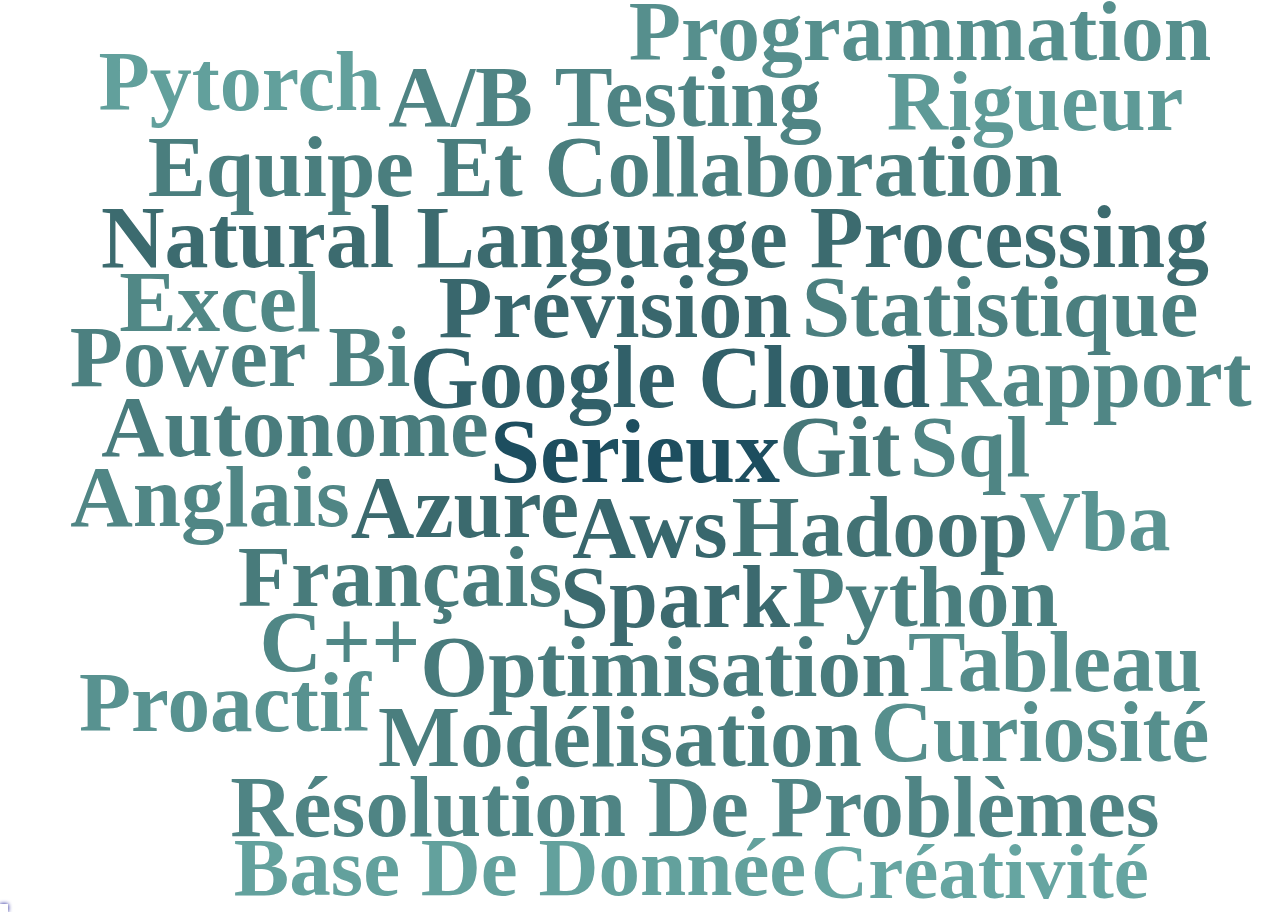
<file: competences_salary_wordcloud.html>
<!DOCTYPE html>
<html>
<head>
<meta charset="utf-8" />
<title>wordcloud2</title>
<style type="text/css">@layer htmltools {
.html-fill-container {
display: flex;
flex-direction: column;

min-height: 0;
min-width: 0;
}
.html-fill-container > .html-fill-item {

flex: 1 1 auto;
min-height: 0;
min-width: 0;
}
.html-fill-container > :not(.html-fill-item) {

flex: 0 0 auto;
}
}
</style>
<script>(function() {
  // If window.HTMLWidgets is already defined, then use it; otherwise create a
  // new object. This allows preceding code to set options that affect the
  // initialization process (though none currently exist).
  window.HTMLWidgets = window.HTMLWidgets || {};

  // See if we're running in a viewer pane. If not, we're in a web browser.
  var viewerMode = window.HTMLWidgets.viewerMode =
      /\bviewer_pane=1\b/.test(window.location);

  // See if we're running in Shiny mode. If not, it's a static document.
  // Note that static widgets can appear in both Shiny and static modes, but
  // obviously, Shiny widgets can only appear in Shiny apps/documents.
  var shinyMode = window.HTMLWidgets.shinyMode =
      typeof(window.Shiny) !== "undefined" && !!window.Shiny.outputBindings;

  // We can't count on jQuery being available, so we implement our own
  // version if necessary.
  function querySelectorAll(scope, selector) {
    if (typeof(jQuery) !== "undefined" && scope instanceof jQuery) {
      return scope.find(selector);
    }
    if (scope.querySelectorAll) {
      return scope.querySelectorAll(selector);
    }
  }

  function asArray(value) {
    if (value === null)
      return [];
    if ($.isArray(value))
      return value;
    return [value];
  }

  // Implement jQuery's extend
  function extend(target /*, ... */) {
    if (arguments.length == 1) {
      return target;
    }
    for (var i = 1; i < arguments.length; i++) {
      var source = arguments[i];
      for (var prop in source) {
        if (source.hasOwnProperty(prop)) {
          target[prop] = source[prop];
        }
      }
    }
    return target;
  }

  // IE8 doesn't support Array.forEach.
  function forEach(values, callback, thisArg) {
    if (values.forEach) {
      values.forEach(callback, thisArg);
    } else {
      for (var i = 0; i < values.length; i++) {
        callback.call(thisArg, values[i], i, values);
      }
    }
  }

  // Replaces the specified method with the return value of funcSource.
  //
  // Note that funcSource should not BE the new method, it should be a function
  // that RETURNS the new method. funcSource receives a single argument that is
  // the overridden method, it can be called from the new method. The overridden
  // method can be called like a regular function, it has the target permanently
  // bound to it so "this" will work correctly.
  function overrideMethod(target, methodName, funcSource) {
    var superFunc = target[methodName] || function() {};
    var superFuncBound = function() {
      return superFunc.apply(target, arguments);
    };
    target[methodName] = funcSource(superFuncBound);
  }

  // Add a method to delegator that, when invoked, calls
  // delegatee.methodName. If there is no such method on
  // the delegatee, but there was one on delegator before
  // delegateMethod was called, then the original version
  // is invoked instead.
  // For example:
  //
  // var a = {
  //   method1: function() { console.log('a1'); }
  //   method2: function() { console.log('a2'); }
  // };
  // var b = {
  //   method1: function() { console.log('b1'); }
  // };
  // delegateMethod(a, b, "method1");
  // delegateMethod(a, b, "method2");
  // a.method1();
  // a.method2();
  //
  // The output would be "b1", "a2".
  function delegateMethod(delegator, delegatee, methodName) {
    var inherited = delegator[methodName];
    delegator[methodName] = function() {
      var target = delegatee;
      var method = delegatee[methodName];

      // The method doesn't exist on the delegatee. Instead,
      // call the method on the delegator, if it exists.
      if (!method) {
        target = delegator;
        method = inherited;
      }

      if (method) {
        return method.apply(target, arguments);
      }
    };
  }

  // Implement a vague facsimilie of jQuery's data method
  function elementData(el, name, value) {
    if (arguments.length == 2) {
      return el["htmlwidget_data_" + name];
    } else if (arguments.length == 3) {
      el["htmlwidget_data_" + name] = value;
      return el;
    } else {
      throw new Error("Wrong number of arguments for elementData: " +
        arguments.length);
    }
  }

  // http://stackoverflow.com/questions/3446170/escape-string-for-use-in-javascript-regex
  function escapeRegExp(str) {
    return str.replace(/[\-\[\]\/\{\}\(\)\*\+\?\.\\\^\$\|]/g, "\\$&");
  }

  function hasClass(el, className) {
    var re = new RegExp("\\b" + escapeRegExp(className) + "\\b");
    return re.test(el.className);
  }

  // elements - array (or array-like object) of HTML elements
  // className - class name to test for
  // include - if true, only return elements with given className;
  //   if false, only return elements *without* given className
  function filterByClass(elements, className, include) {
    var results = [];
    for (var i = 0; i < elements.length; i++) {
      if (hasClass(elements[i], className) == include)
        results.push(elements[i]);
    }
    return results;
  }

  function on(obj, eventName, func) {
    if (obj.addEventListener) {
      obj.addEventListener(eventName, func, false);
    } else if (obj.attachEvent) {
      obj.attachEvent(eventName, func);
    }
  }

  function off(obj, eventName, func) {
    if (obj.removeEventListener)
      obj.removeEventListener(eventName, func, false);
    else if (obj.detachEvent) {
      obj.detachEvent(eventName, func);
    }
  }

  // Translate array of values to top/right/bottom/left, as usual with
  // the "padding" CSS property
  // https://developer.mozilla.org/en-US/docs/Web/CSS/padding
  function unpackPadding(value) {
    if (typeof(value) === "number")
      value = [value];
    if (value.length === 1) {
      return {top: value[0], right: value[0], bottom: value[0], left: value[0]};
    }
    if (value.length === 2) {
      return {top: value[0], right: value[1], bottom: value[0], left: value[1]};
    }
    if (value.length === 3) {
      return {top: value[0], right: value[1], bottom: value[2], left: value[1]};
    }
    if (value.length === 4) {
      return {top: value[0], right: value[1], bottom: value[2], left: value[3]};
    }
  }

  // Convert an unpacked padding object to a CSS value
  function paddingToCss(paddingObj) {
    return paddingObj.top + "px " + paddingObj.right + "px " + paddingObj.bottom + "px " + paddingObj.left + "px";
  }

  // Makes a number suitable for CSS
  function px(x) {
    if (typeof(x) === "number")
      return x + "px";
    else
      return x;
  }

  // Retrieves runtime widget sizing information for an element.
  // The return value is either null, or an object with fill, padding,
  // defaultWidth, defaultHeight fields.
  function sizingPolicy(el) {
    var sizingEl = document.querySelector("script[data-for='" + el.id + "'][type='application/htmlwidget-sizing']");
    if (!sizingEl)
      return null;
    var sp = JSON.parse(sizingEl.textContent || sizingEl.text || "{}");
    if (viewerMode) {
      return sp.viewer;
    } else {
      return sp.browser;
    }
  }

  // @param tasks Array of strings (or falsy value, in which case no-op).
  //   Each element must be a valid JavaScript expression that yields a
  //   function. Or, can be an array of objects with "code" and "data"
  //   properties; in this case, the "code" property should be a string
  //   of JS that's an expr that yields a function, and "data" should be
  //   an object that will be added as an additional argument when that
  //   function is called.
  // @param target The object that will be "this" for each function
  //   execution.
  // @param args Array of arguments to be passed to the functions. (The
  //   same arguments will be passed to all functions.)
  function evalAndRun(tasks, target, args) {
    if (tasks) {
      forEach(tasks, function(task) {
        var theseArgs = args;
        if (typeof(task) === "object") {
          theseArgs = theseArgs.concat([task.data]);
          task = task.code;
        }
        var taskFunc = tryEval(task);
        if (typeof(taskFunc) !== "function") {
          throw new Error("Task must be a function! Source:\n" + task);
        }
        taskFunc.apply(target, theseArgs);
      });
    }
  }

  // Attempt eval() both with and without enclosing in parentheses.
  // Note that enclosing coerces a function declaration into
  // an expression that eval() can parse
  // (otherwise, a SyntaxError is thrown)
  function tryEval(code) {
    var result = null;
    try {
      result = eval("(" + code + ")");
    } catch(error) {
      if (!(error instanceof SyntaxError)) {
        throw error;
      }
      try {
        result = eval(code);
      } catch(e) {
        if (e instanceof SyntaxError) {
          throw error;
        } else {
          throw e;
        }
      }
    }
    return result;
  }

  function initSizing(el) {
    var sizing = sizingPolicy(el);
    if (!sizing)
      return;

    var cel = document.getElementById("htmlwidget_container");
    if (!cel)
      return;

    if (typeof(sizing.padding) !== "undefined") {
      document.body.style.margin = "0";
      document.body.style.padding = paddingToCss(unpackPadding(sizing.padding));
    }

    if (sizing.fill) {
      document.body.style.overflow = "hidden";
      document.body.style.width = "100%";
      document.body.style.height = "100%";
      document.documentElement.style.width = "100%";
      document.documentElement.style.height = "100%";
      cel.style.position = "absolute";
      var pad = unpackPadding(sizing.padding);
      cel.style.top = pad.top + "px";
      cel.style.right = pad.right + "px";
      cel.style.bottom = pad.bottom + "px";
      cel.style.left = pad.left + "px";
      el.style.width = "100%";
      el.style.height = "100%";

      return {
        getWidth: function() { return cel.getBoundingClientRect().width; },
        getHeight: function() { return cel.getBoundingClientRect().height; }
      };

    } else {
      el.style.width = px(sizing.width);
      el.style.height = px(sizing.height);

      return {
        getWidth: function() { return cel.getBoundingClientRect().width; },
        getHeight: function() { return cel.getBoundingClientRect().height; }
      };
    }
  }

  // Default implementations for methods
  var defaults = {
    find: function(scope) {
      return querySelectorAll(scope, "." + this.name);
    },
    renderError: function(el, err) {
      var $el = $(el);

      this.clearError(el);

      // Add all these error classes, as Shiny does
      var errClass = "shiny-output-error";
      if (err.type !== null) {
        // use the classes of the error condition as CSS class names
        errClass = errClass + " " + $.map(asArray(err.type), function(type) {
          return errClass + "-" + type;
        }).join(" ");
      }
      errClass = errClass + " htmlwidgets-error";

      // Is el inline or block? If inline or inline-block, just display:none it
      // and add an inline error.
      var display = $el.css("display");
      $el.data("restore-display-mode", display);

      if (display === "inline" || display === "inline-block") {
        $el.hide();
        if (err.message !== "") {
          var errorSpan = $("<span>").addClass(errClass);
          errorSpan.text(err.message);
          $el.after(errorSpan);
        }
      } else if (display === "block") {
        // If block, add an error just after the el, set visibility:none on the
        // el, and position the error to be on top of the el.
        // Mark it with a unique ID and CSS class so we can remove it later.
        $el.css("visibility", "hidden");
        if (err.message !== "") {
          var errorDiv = $("<div>").addClass(errClass).css("position", "absolute")
            .css("top", el.offsetTop)
            .css("left", el.offsetLeft)
            // setting width can push out the page size, forcing otherwise
            // unnecessary scrollbars to appear and making it impossible for
            // the element to shrink; so use max-width instead
            .css("maxWidth", el.offsetWidth)
            .css("height", el.offsetHeight);
          errorDiv.text(err.message);
          $el.after(errorDiv);

          // Really dumb way to keep the size/position of the error in sync with
          // the parent element as the window is resized or whatever.
          var intId = setInterval(function() {
            if (!errorDiv[0].parentElement) {
              clearInterval(intId);
              return;
            }
            errorDiv
              .css("top", el.offsetTop)
              .css("left", el.offsetLeft)
              .css("maxWidth", el.offsetWidth)
              .css("height", el.offsetHeight);
          }, 500);
        }
      }
    },
    clearError: function(el) {
      var $el = $(el);
      var display = $el.data("restore-display-mode");
      $el.data("restore-display-mode", null);

      if (display === "inline" || display === "inline-block") {
        if (display)
          $el.css("display", display);
        $(el.nextSibling).filter(".htmlwidgets-error").remove();
      } else if (display === "block"){
        $el.css("visibility", "inherit");
        $(el.nextSibling).filter(".htmlwidgets-error").remove();
      }
    },
    sizing: {}
  };

  // Called by widget bindings to register a new type of widget. The definition
  // object can contain the following properties:
  // - name (required) - A string indicating the binding name, which will be
  //   used by default as the CSS classname to look for.
  // - initialize (optional) - A function(el) that will be called once per
  //   widget element; if a value is returned, it will be passed as the third
  //   value to renderValue.
  // - renderValue (required) - A function(el, data, initValue) that will be
  //   called with data. Static contexts will cause this to be called once per
  //   element; Shiny apps will cause this to be called multiple times per
  //   element, as the data changes.
  window.HTMLWidgets.widget = function(definition) {
    if (!definition.name) {
      throw new Error("Widget must have a name");
    }
    if (!definition.type) {
      throw new Error("Widget must have a type");
    }
    // Currently we only support output widgets
    if (definition.type !== "output") {
      throw new Error("Unrecognized widget type '" + definition.type + "'");
    }
    // TODO: Verify that .name is a valid CSS classname

    // Support new-style instance-bound definitions. Old-style class-bound
    // definitions have one widget "object" per widget per type/class of
    // widget; the renderValue and resize methods on such widget objects
    // take el and instance arguments, because the widget object can't
    // store them. New-style instance-bound definitions have one widget
    // object per widget instance; the definition that's passed in doesn't
    // provide renderValue or resize methods at all, just the single method
    //   factory(el, width, height)
    // which returns an object that has renderValue(x) and resize(w, h).
    // This enables a far more natural programming style for the widget
    // author, who can store per-instance state using either OO-style
    // instance fields or functional-style closure variables (I guess this
    // is in contrast to what can only be called C-style pseudo-OO which is
    // what we required before).
    if (definition.factory) {
      definition = createLegacyDefinitionAdapter(definition);
    }

    if (!definition.renderValue) {
      throw new Error("Widget must have a renderValue function");
    }

    // For static rendering (non-Shiny), use a simple widget registration
    // scheme. We also use this scheme for Shiny apps/documents that also
    // contain static widgets.
    window.HTMLWidgets.widgets = window.HTMLWidgets.widgets || [];
    // Merge defaults into the definition; don't mutate the original definition.
    var staticBinding = extend({}, defaults, definition);
    overrideMethod(staticBinding, "find", function(superfunc) {
      return function(scope) {
        var results = superfunc(scope);
        // Filter out Shiny outputs, we only want the static kind
        return filterByClass(results, "html-widget-output", false);
      };
    });
    window.HTMLWidgets.widgets.push(staticBinding);

    if (shinyMode) {
      // Shiny is running. Register the definition with an output binding.
      // The definition itself will not be the output binding, instead
      // we will make an output binding object that delegates to the
      // definition. This is because we foolishly used the same method
      // name (renderValue) for htmlwidgets definition and Shiny bindings
      // but they actually have quite different semantics (the Shiny
      // bindings receive data that includes lots of metadata that it
      // strips off before calling htmlwidgets renderValue). We can't
      // just ignore the difference because in some widgets it's helpful
      // to call this.renderValue() from inside of resize(), and if
      // we're not delegating, then that call will go to the Shiny
      // version instead of the htmlwidgets version.

      // Merge defaults with definition, without mutating either.
      var bindingDef = extend({}, defaults, definition);

      // This object will be our actual Shiny binding.
      var shinyBinding = new Shiny.OutputBinding();

      // With a few exceptions, we'll want to simply use the bindingDef's
      // version of methods if they are available, otherwise fall back to
      // Shiny's defaults. NOTE: If Shiny's output bindings gain additional
      // methods in the future, and we want them to be overrideable by
      // HTMLWidget binding definitions, then we'll need to add them to this
      // list.
      delegateMethod(shinyBinding, bindingDef, "getId");
      delegateMethod(shinyBinding, bindingDef, "onValueChange");
      delegateMethod(shinyBinding, bindingDef, "onValueError");
      delegateMethod(shinyBinding, bindingDef, "renderError");
      delegateMethod(shinyBinding, bindingDef, "clearError");
      delegateMethod(shinyBinding, bindingDef, "showProgress");

      // The find, renderValue, and resize are handled differently, because we
      // want to actually decorate the behavior of the bindingDef methods.

      shinyBinding.find = function(scope) {
        var results = bindingDef.find(scope);

        // Only return elements that are Shiny outputs, not static ones
        var dynamicResults = results.filter(".html-widget-output");

        // It's possible that whatever caused Shiny to think there might be
        // new dynamic outputs, also caused there to be new static outputs.
        // Since there might be lots of different htmlwidgets bindings, we
        // schedule execution for later--no need to staticRender multiple
        // times.
        if (results.length !== dynamicResults.length)
          scheduleStaticRender();

        return dynamicResults;
      };

      // Wrap renderValue to handle initialization, which unfortunately isn't
      // supported natively by Shiny at the time of this writing.

      shinyBinding.renderValue = function(el, data) {
        Shiny.renderDependencies(data.deps);
        // Resolve strings marked as javascript literals to objects
        if (!(data.evals instanceof Array)) data.evals = [data.evals];
        for (var i = 0; data.evals && i < data.evals.length; i++) {
          window.HTMLWidgets.evaluateStringMember(data.x, data.evals[i]);
        }
        if (!bindingDef.renderOnNullValue) {
          if (data.x === null) {
            el.style.visibility = "hidden";
            return;
          } else {
            el.style.visibility = "inherit";
          }
        }
        if (!elementData(el, "initialized")) {
          initSizing(el);

          elementData(el, "initialized", true);
          if (bindingDef.initialize) {
            var rect = el.getBoundingClientRect();
            var result = bindingDef.initialize(el, rect.width, rect.height);
            elementData(el, "init_result", result);
          }
        }
        bindingDef.renderValue(el, data.x, elementData(el, "init_result"));
        evalAndRun(data.jsHooks.render, elementData(el, "init_result"), [el, data.x]);
      };

      // Only override resize if bindingDef implements it
      if (bindingDef.resize) {
        shinyBinding.resize = function(el, width, height) {
          // Shiny can call resize before initialize/renderValue have been
          // called, which doesn't make sense for widgets.
          if (elementData(el, "initialized")) {
            bindingDef.resize(el, width, height, elementData(el, "init_result"));
          }
        };
      }

      Shiny.outputBindings.register(shinyBinding, bindingDef.name);
    }
  };

  var scheduleStaticRenderTimerId = null;
  function scheduleStaticRender() {
    if (!scheduleStaticRenderTimerId) {
      scheduleStaticRenderTimerId = setTimeout(function() {
        scheduleStaticRenderTimerId = null;
        window.HTMLWidgets.staticRender();
      }, 1);
    }
  }

  // Render static widgets after the document finishes loading
  // Statically render all elements that are of this widget's class
  window.HTMLWidgets.staticRender = function() {
    var bindings = window.HTMLWidgets.widgets || [];
    forEach(bindings, function(binding) {
      var matches = binding.find(document.documentElement);
      forEach(matches, function(el) {
        var sizeObj = initSizing(el, binding);

        var getSize = function(el) {
          if (sizeObj) {
            return {w: sizeObj.getWidth(), h: sizeObj.getHeight()}
          } else {
            var rect = el.getBoundingClientRect();
            return {w: rect.width, h: rect.height}
          }
        };

        if (hasClass(el, "html-widget-static-bound"))
          return;
        el.className = el.className + " html-widget-static-bound";

        var initResult;
        if (binding.initialize) {
          var size = getSize(el);
          initResult = binding.initialize(el, size.w, size.h);
          elementData(el, "init_result", initResult);
        }

        if (binding.resize) {
          var lastSize = getSize(el);
          var resizeHandler = function(e) {
            var size = getSize(el);
            if (size.w === 0 && size.h === 0)
              return;
            if (size.w === lastSize.w && size.h === lastSize.h)
              return;
            lastSize = size;
            binding.resize(el, size.w, size.h, initResult);
          };

          on(window, "resize", resizeHandler);

          // This is needed for cases where we're running in a Shiny
          // app, but the widget itself is not a Shiny output, but
          // rather a simple static widget. One example of this is
          // an rmarkdown document that has runtime:shiny and widget
          // that isn't in a render function. Shiny only knows to
          // call resize handlers for Shiny outputs, not for static
          // widgets, so we do it ourselves.
          if (window.jQuery) {
            window.jQuery(document).on(
              "shown.htmlwidgets shown.bs.tab.htmlwidgets shown.bs.collapse.htmlwidgets",
              resizeHandler
            );
            window.jQuery(document).on(
              "hidden.htmlwidgets hidden.bs.tab.htmlwidgets hidden.bs.collapse.htmlwidgets",
              resizeHandler
            );
          }

          // This is needed for the specific case of ioslides, which
          // flips slides between display:none and display:block.
          // Ideally we would not have to have ioslide-specific code
          // here, but rather have ioslides raise a generic event,
          // but the rmarkdown package just went to CRAN so the
          // window to getting that fixed may be long.
          if (window.addEventListener) {
            // It's OK to limit this to window.addEventListener
            // browsers because ioslides itself only supports
            // such browsers.
            on(document, "slideenter", resizeHandler);
            on(document, "slideleave", resizeHandler);
          }
        }

        var scriptData = document.querySelector("script[data-for='" + el.id + "'][type='application/json']");
        if (scriptData) {
          var data = JSON.parse(scriptData.textContent || scriptData.text);
          // Resolve strings marked as javascript literals to objects
          if (!(data.evals instanceof Array)) data.evals = [data.evals];
          for (var k = 0; data.evals && k < data.evals.length; k++) {
            window.HTMLWidgets.evaluateStringMember(data.x, data.evals[k]);
          }
          binding.renderValue(el, data.x, initResult);
          evalAndRun(data.jsHooks.render, initResult, [el, data.x]);
        }
      });
    });

    invokePostRenderHandlers();
  }


  function has_jQuery3() {
    if (!window.jQuery) {
      return false;
    }
    var $version = window.jQuery.fn.jquery;
    var $major_version = parseInt($version.split(".")[0]);
    return $major_version >= 3;
  }

  /*
  / Shiny 1.4 bumped jQuery from 1.x to 3.x which means jQuery's
  / on-ready handler (i.e., $(fn)) is now asyncronous (i.e., it now
  / really means $(setTimeout(fn)).
  / https://jquery.com/upgrade-guide/3.0/#breaking-change-document-ready-handlers-are-now-asynchronous
  /
  / Since Shiny uses $() to schedule initShiny, shiny>=1.4 calls initShiny
  / one tick later than it did before, which means staticRender() is
  / called renderValue() earlier than (advanced) widget authors might be expecting.
  / https://github.com/rstudio/shiny/issues/2630
  /
  / For a concrete example, leaflet has some methods (e.g., updateBounds)
  / which reference Shiny methods registered in initShiny (e.g., setInputValue).
  / Since leaflet is privy to this life-cycle, it knows to use setTimeout() to
  / delay execution of those methods (until Shiny methods are ready)
  / https://github.com/rstudio/leaflet/blob/18ec981/javascript/src/index.js#L266-L268
  /
  / Ideally widget authors wouldn't need to use this setTimeout() hack that
  / leaflet uses to call Shiny methods on a staticRender(). In the long run,
  / the logic initShiny should be broken up so that method registration happens
  / right away, but binding happens later.
  */
  function maybeStaticRenderLater() {
    if (shinyMode && has_jQuery3()) {
      window.jQuery(window.HTMLWidgets.staticRender);
    } else {
      window.HTMLWidgets.staticRender();
    }
  }

  if (document.addEventListener) {
    document.addEventListener("DOMContentLoaded", function() {
      document.removeEventListener("DOMContentLoaded", arguments.callee, false);
      maybeStaticRenderLater();
    }, false);
  } else if (document.attachEvent) {
    document.attachEvent("onreadystatechange", function() {
      if (document.readyState === "complete") {
        document.detachEvent("onreadystatechange", arguments.callee);
        maybeStaticRenderLater();
      }
    });
  }


  window.HTMLWidgets.getAttachmentUrl = function(depname, key) {
    // If no key, default to the first item
    if (typeof(key) === "undefined")
      key = 1;

    var link = document.getElementById(depname + "-" + key + "-attachment");
    if (!link) {
      throw new Error("Attachment " + depname + "/" + key + " not found in document");
    }
    return link.getAttribute("href");
  };

  window.HTMLWidgets.dataframeToD3 = function(df) {
    var names = [];
    var length;
    for (var name in df) {
        if (df.hasOwnProperty(name))
            names.push(name);
        if (typeof(df[name]) !== "object" || typeof(df[name].length) === "undefined") {
            throw new Error("All fields must be arrays");
        } else if (typeof(length) !== "undefined" && length !== df[name].length) {
            throw new Error("All fields must be arrays of the same length");
        }
        length = df[name].length;
    }
    var results = [];
    var item;
    for (var row = 0; row < length; row++) {
        item = {};
        for (var col = 0; col < names.length; col++) {
            item[names[col]] = df[names[col]][row];
        }
        results.push(item);
    }
    return results;
  };

  window.HTMLWidgets.transposeArray2D = function(array) {
      if (array.length === 0) return array;
      var newArray = array[0].map(function(col, i) {
          return array.map(function(row) {
              return row[i]
          })
      });
      return newArray;
  };
  // Split value at splitChar, but allow splitChar to be escaped
  // using escapeChar. Any other characters escaped by escapeChar
  // will be included as usual (including escapeChar itself).
  function splitWithEscape(value, splitChar, escapeChar) {
    var results = [];
    var escapeMode = false;
    var currentResult = "";
    for (var pos = 0; pos < value.length; pos++) {
      if (!escapeMode) {
        if (value[pos] === splitChar) {
          results.push(currentResult);
          currentResult = "";
        } else if (value[pos] === escapeChar) {
          escapeMode = true;
        } else {
          currentResult += value[pos];
        }
      } else {
        currentResult += value[pos];
        escapeMode = false;
      }
    }
    if (currentResult !== "") {
      results.push(currentResult);
    }
    return results;
  }
  // Function authored by Yihui/JJ Allaire
  window.HTMLWidgets.evaluateStringMember = function(o, member) {
    var parts = splitWithEscape(member, '.', '\\');
    for (var i = 0, l = parts.length; i < l; i++) {
      var part = parts[i];
      // part may be a character or 'numeric' member name
      if (o !== null && typeof o === "object" && part in o) {
        if (i == (l - 1)) { // if we are at the end of the line then evalulate
          if (typeof o[part] === "string")
            o[part] = tryEval(o[part]);
        } else { // otherwise continue to next embedded object
          o = o[part];
        }
      }
    }
  };

  // Retrieve the HTMLWidget instance (i.e. the return value of an
  // HTMLWidget binding's initialize() or factory() function)
  // associated with an element, or null if none.
  window.HTMLWidgets.getInstance = function(el) {
    return elementData(el, "init_result");
  };

  // Finds the first element in the scope that matches the selector,
  // and returns the HTMLWidget instance (i.e. the return value of
  // an HTMLWidget binding's initialize() or factory() function)
  // associated with that element, if any. If no element matches the
  // selector, or the first matching element has no HTMLWidget
  // instance associated with it, then null is returned.
  //
  // The scope argument is optional, and defaults to window.document.
  window.HTMLWidgets.find = function(scope, selector) {
    if (arguments.length == 1) {
      selector = scope;
      scope = document;
    }

    var el = scope.querySelector(selector);
    if (el === null) {
      return null;
    } else {
      return window.HTMLWidgets.getInstance(el);
    }
  };

  // Finds all elements in the scope that match the selector, and
  // returns the HTMLWidget instances (i.e. the return values of
  // an HTMLWidget binding's initialize() or factory() function)
  // associated with the elements, in an array. If elements that
  // match the selector don't have an associated HTMLWidget
  // instance, the returned array will contain nulls.
  //
  // The scope argument is optional, and defaults to window.document.
  window.HTMLWidgets.findAll = function(scope, selector) {
    if (arguments.length == 1) {
      selector = scope;
      scope = document;
    }

    var nodes = scope.querySelectorAll(selector);
    var results = [];
    for (var i = 0; i < nodes.length; i++) {
      results.push(window.HTMLWidgets.getInstance(nodes[i]));
    }
    return results;
  };

  var postRenderHandlers = [];
  function invokePostRenderHandlers() {
    while (postRenderHandlers.length) {
      var handler = postRenderHandlers.shift();
      if (handler) {
        handler();
      }
    }
  }

  // Register the given callback function to be invoked after the
  // next time static widgets are rendered.
  window.HTMLWidgets.addPostRenderHandler = function(callback) {
    postRenderHandlers.push(callback);
  };

  // Takes a new-style instance-bound definition, and returns an
  // old-style class-bound definition. This saves us from having
  // to rewrite all the logic in this file to accomodate both
  // types of definitions.
  function createLegacyDefinitionAdapter(defn) {
    var result = {
      name: defn.name,
      type: defn.type,
      initialize: function(el, width, height) {
        return defn.factory(el, width, height);
      },
      renderValue: function(el, x, instance) {
        return instance.renderValue(x);
      },
      resize: function(el, width, height, instance) {
        return instance.resize(width, height);
      }
    };

    if (defn.find)
      result.find = defn.find;
    if (defn.renderError)
      result.renderError = defn.renderError;
    if (defn.clearError)
      result.clearError = defn.clearError;

    return result;
  }
})();
</script>
<style type="text/css">#wcLabel {position: absolute;border: 2px solid #fff;box-shadow: 0 0 4px 0 #008;padding: 2px;pointer-events: none; }#wcSpan {position: absolute;top: 100%;left: 0;background-color: rgba(255, 255, 255, 0.8);color: #333;margin-top: 6px;padding: 0 0.5em;border-radius: 0.5em;white-space: nowrap; }</style>
<script>/*!
 * wordcloud2.js
 * http://timdream.org/wordcloud2.js/
 *
 * Copyright 2011 - 2013 Tim Chien
 * Released under the MIT license
 */

'use strict';

// setImmediate
if (!window.setImmediate) {
  window.setImmediate = (function setupSetImmediate() {
    return window.msSetImmediate ||
    window.webkitSetImmediate ||
    window.mozSetImmediate ||
    window.oSetImmediate ||
    (function setupSetZeroTimeout() {
      if (!window.postMessage || !window.addEventListener) {
        return null;
      }

      var callbacks = [undefined];
      var message = 'zero-timeout-message';

      // Like setTimeout, but only takes a function argument.  There's
      // no time argument (always zero) and no arguments (you have to
      // use a closure).
      var setZeroTimeout = function setZeroTimeout(callback) {
        var id = callbacks.length;
        callbacks.push(callback);
        window.postMessage(message + id.toString(36), '*');

        return id;
      };

      window.addEventListener('message', function setZeroTimeoutMessage(evt) {
        // Skipping checking event source, retarded IE confused this window
        // object with another in the presence of iframe
        if (typeof evt.data !== 'string' ||
            evt.data.substr(0, message.length) !== message/* ||
            evt.source !== window */) {
          return;
        }

        evt.stopImmediatePropagation();

        var id = parseInt(evt.data.substr(message.length), 36);
        if (!callbacks[id]) {
          return;
        }

        callbacks[id]();
        callbacks[id] = undefined;
      }, true);

      /* specify clearImmediate() here since we need the scope */
      window.clearImmediate = function clearZeroTimeout(id) {
        if (!callbacks[id]) {
          return;
        }

        callbacks[id] = undefined;
      };

      return setZeroTimeout;
    })() ||
    // fallback
    function setImmediateFallback(fn) {
      window.setTimeout(fn, 0);
    };
  })();
}

if (!window.clearImmediate) {
  window.clearImmediate = (function setupClearImmediate() {
    return window.msClearImmediate ||
    window.webkitClearImmediate ||
    window.mozClearImmediate ||
    window.oClearImmediate ||
    // "clearZeroTimeout" is implement on the previous block ||
    // fallback
    function clearImmediateFallback(timer) {
      window.clearTimeout(timer);
    };
  })();
}

(function(global) {

  // Check if WordCloud can run on this browser
  var isSupported = (function isSupported() {
    var canvas = document.createElement('canvas');
    if (!canvas || !canvas.getContext) {
      return false;
    }

    var ctx = canvas.getContext('2d');
    if (!ctx.getImageData) {
      return false;
    }
    if (!ctx.fillText) {
      return false;
    }

    if (!Array.prototype.some) {
      return false;
    }
    if (!Array.prototype.push) {
      return false;
    }

    return true;
  }());

  // Find out if the browser impose minium font size by
  // drawing small texts on a canvas and measure it's width.
  var minFontSize = (function getMinFontSize() {
    if (!isSupported) {
      return;
    }

    var ctx = document.createElement('canvas').getContext('2d');

    // start from 20
    var size = 20;

    // two sizes to measure
    var hanWidth, mWidth;

    while (size) {
      ctx.font = size.toString(10) + 'px sans-serif';
      if ((ctx.measureText('\uFF37').width === hanWidth) &&
          (ctx.measureText('m').width) === mWidth) {
        return (size + 1);
      }

      hanWidth = ctx.measureText('\uFF37').width;
      mWidth = ctx.measureText('m').width;

      size--;
    }

    return 0;
  })();

  // Based on http://jsfromhell.com/array/shuffle
  var shuffleArray = function shuffleArray(arr) {
    for (var j, x, i = arr.length; i;
      j = Math.floor(Math.random() * i),
      x = arr[--i], arr[i] = arr[j],
      arr[j] = x) {}
    return arr;
  };

  var WordCloud = function WordCloud(elements, options) {
    if (!isSupported) {
      return;
    }

    if (!Array.isArray(elements)) {
      elements = [elements];
    }

    elements.forEach(function(el, i) {
      if (typeof el === 'string') {
        elements[i] = document.getElementById(el);
        if (!elements[i]) {
          throw 'The element id specified is not found.';
        }
      } else if (!el.tagName && !el.appendChild) {
        throw 'You must pass valid HTML elements, or ID of the element.';
      }
    });

    /* Default values to be overwritten by options object */
    var settings = {
      list: [],
      fontFamily: '"Trebuchet MS", "Heiti TC", "微軟正黑體", ' +
                  '"Arial Unicode MS", "Droid Fallback Sans", sans-serif',
      fontWeight: 'normal',
      color: 'random-dark',
      minSize: 0, // 0 to disable
      weightFactor: 1,
      clearCanvas: true,
      backgroundColor: '#fff',  // opaque white = rgba(255, 255, 255, 1)

      gridSize: 8,
      origin: null,

      drawMask: false,
      maskColor: 'rgba(255,0,0,0.3)',
      maskGapWidth: 0.3,

      wait: 0,
      abortThreshold: 0, // disabled
      abort: function noop() {},

      minRotation: - Math.PI / 2,
      maxRotation: Math.PI / 2,

      shuffle: true,
      rotateRatio: 0.1,

      shape: 'circle',
      ellipticity: 0.65,

      classes: null,

      hover: null,
      click: null
    };

    if (options) {
      for (var key in options) {
        if (key in settings) {
          settings[key] = options[key];
        }
      }
    }

    /* Convert weightFactor into a function */
    if (typeof settings.weightFactor !== 'function') {
      var factor = settings.weightFactor;
      settings.weightFactor = function weightFactor(pt) {
        return pt * factor; //in px
      };
    }

    /* Convert shape into a function */
    if (typeof settings.shape !== 'function') {
      switch (settings.shape) {
        case 'circle':
        /* falls through */
        default:
          // 'circle' is the default and a shortcut in the code loop.
          settings.shape = 'circle';
          break;

        case 'cardioid':
          settings.shape = function shapeCardioid(theta) {
            return 1 - Math.sin(theta);
          };
          break;

        /*

        To work out an X-gon, one has to calculate "m",
        where 1/(cos(2*PI/X)+m*sin(2*PI/X)) = 1/(cos(0)+m*sin(0))
        http://www.wolframalpha.com/input/?i=1%2F%28cos%282*PI%2FX%29%2Bm*sin%28
        2*PI%2FX%29%29+%3D+1%2F%28cos%280%29%2Bm*sin%280%29%29

        Copy the solution into polar equation r = 1/(cos(t') + m*sin(t'))
        where t' equals to mod(t, 2PI/X);

        */

        case 'diamond':
        case 'square':
          // http://www.wolframalpha.com/input/?i=plot+r+%3D+1%2F%28cos%28mod+
          // %28t%2C+PI%2F2%29%29%2Bsin%28mod+%28t%2C+PI%2F2%29%29%29%2C+t+%3D
          // +0+..+2*PI
          settings.shape = function shapeSquare(theta) {
            var thetaPrime = theta % (2 * Math.PI / 4);
            return 1 / (Math.cos(thetaPrime) + Math.sin(thetaPrime));
          };
          break;

        case 'triangle-forward':
          // http://www.wolframalpha.com/input/?i=plot+r+%3D+1%2F%28cos%28mod+
          // %28t%2C+2*PI%2F3%29%29%2Bsqrt%283%29sin%28mod+%28t%2C+2*PI%2F3%29
          // %29%29%2C+t+%3D+0+..+2*PI
          settings.shape = function shapeTriangle(theta) {
            var thetaPrime = theta % (2 * Math.PI / 3);
            return 1 / (Math.cos(thetaPrime) +
                        Math.sqrt(3) * Math.sin(thetaPrime));
          };
          break;

        case 'triangle':
        case 'triangle-upright':
          settings.shape = function shapeTriangle(theta) {
            var thetaPrime = (theta + Math.PI * 3 / 2) % (2 * Math.PI / 3);
            return 1 / (Math.cos(thetaPrime) +
                        Math.sqrt(3) * Math.sin(thetaPrime));
          };
          break;

        case 'pentagon':
          settings.shape = function shapePentagon(theta) {
            var thetaPrime = (theta + 0.955) % (2 * Math.PI / 5);
            return 1 / (Math.cos(thetaPrime) +
                        0.726543 * Math.sin(thetaPrime));
          };
          break;

        case 'star':
          settings.shape = function shapeStar(theta) {
            var thetaPrime = (theta + 0.955) % (2 * Math.PI / 10);
            if ((theta + 0.955) % (2 * Math.PI / 5) - (2 * Math.PI / 10) >= 0) {
              return 1 / (Math.cos((2 * Math.PI / 10) - thetaPrime) +
                          3.07768 * Math.sin((2 * Math.PI / 10) - thetaPrime));
            } else {
              return 1 / (Math.cos(thetaPrime) +
                          3.07768 * Math.sin(thetaPrime));
            }
          };
          break;
      }
    }

    /* Make sure gridSize is a whole number and is not smaller than 4px */
    settings.gridSize = Math.max(Math.floor(settings.gridSize), 4);

    /* shorthand */
    var g = settings.gridSize;
    var maskRectWidth = g - settings.maskGapWidth;

    /* normalize rotation settings */
    var rotationRange = Math.abs(settings.maxRotation - settings.minRotation);
    var minRotation = Math.min(settings.maxRotation, settings.minRotation);

    /* information/object available to all functions, set when start() */
    var grid, // 2d array containing filling information
      ngx, ngy, // width and height of the grid
      center, // position of the center of the cloud
      maxRadius;

    /* timestamp for measuring each putWord() action */
    var escapeTime;

    /* function for getting the color of the text */
    var getTextColor;
    function random_hsl_color(min, max) {
      return 'hsl(' +
        (Math.random() * 360).toFixed() + ',' +
        (Math.random() * 30 + 70).toFixed() + '%,' +
        (Math.random() * (max - min) + min).toFixed() + '%)';
    }
    switch (settings.color) {
      case 'random-dark':
        getTextColor = function getRandomDarkColor() {
          return random_hsl_color(10, 50);
        };
        break;

      case 'random-light':
        getTextColor = function getRandomLightColor() {
          return random_hsl_color(50, 90);
        };
        break;

      default:
        if (typeof settings.color === 'function') {
          getTextColor = settings.color;
        }
        break;
    }

    /* function for getting the classes of the text */
    var getTextClasses = null;
    if (typeof settings.classes === 'function') {
      getTextClasses = settings.classes;
    }

    /* Interactive */
    var interactive = false;
    var infoGrid = [];
    var hovered;

    var getInfoGridFromMouseTouchEvent =
    function getInfoGridFromMouseTouchEvent(evt) {
      var canvas = evt.currentTarget;
      var rect = canvas.getBoundingClientRect();
      var clientX;
      var clientY;
      /** Detect if touches are available */
      if (evt.touches) {
        clientX = evt.touches[0].clientX;
        clientY = evt.touches[0].clientY;
      } else {
        clientX = evt.clientX;
        clientY = evt.clientY;
      }
      var eventX = clientX - rect.left;
      var eventY = clientY - rect.top;

      var x = Math.floor(eventX * ((canvas.width / rect.width) || 1) / g);
      var y = Math.floor(eventY * ((canvas.height / rect.height) || 1) / g);

      return infoGrid[x][y];
    };

    var wordcloudhover = function wordcloudhover(evt) {
      var info = getInfoGridFromMouseTouchEvent(evt);

      if (hovered === info) {
        return;
      }

      hovered = info;
      if (!info) {
        settings.hover(undefined, undefined, evt);

        return;
      }

      settings.hover(info.item, info.dimension, evt);

    };

    var wordcloudclick = function wordcloudclick(evt) {
      var info = getInfoGridFromMouseTouchEvent(evt);
      if (!info) {
        return;
      }

      settings.click(info.item, info.dimension, evt);
      evt.preventDefault();
    };

    /* Get points on the grid for a given radius away from the center */
    var pointsAtRadius = [];
    var getPointsAtRadius = function getPointsAtRadius(radius) {
      if (pointsAtRadius[radius]) {
        return pointsAtRadius[radius];
      }

      // Look for these number of points on each radius
      var T = radius * 8;

      // Getting all the points at this radius
      var t = T;
      var points = [];

      if (radius === 0) {
        points.push([center[0], center[1], 0]);
      }

      while (t--) {
        // distort the radius to put the cloud in shape
        var rx = 1;
        if (settings.shape !== 'circle') {
          rx = settings.shape(t / T * 2 * Math.PI); // 0 to 1
        }

        // Push [x, y, t]; t is used solely for getTextColor()
        points.push([
          center[0] + radius * rx * Math.cos(-t / T * 2 * Math.PI),
          center[1] + radius * rx * Math.sin(-t / T * 2 * Math.PI) *
            settings.ellipticity,
          t / T * 2 * Math.PI]);
      }

      pointsAtRadius[radius] = points;
      return points;
    };

    /* Return true if we had spent too much time */
    var exceedTime = function exceedTime() {
      return ((settings.abortThreshold > 0) &&
        ((new Date()).getTime() - escapeTime > settings.abortThreshold));
    };

    /* Get the deg of rotation according to settings, and luck. */
    var getRotateDeg = function getRotateDeg() {
      if (settings.rotateRatio === 0) {
        return 0;
      }

      if (Math.random() > settings.rotateRatio) {
        return 0;
      }

      if (rotationRange === 0) {
        return minRotation;
      }

      return minRotation + Math.random() * rotationRange;
    };

    var getTextInfo = function getTextInfo(word, weight, rotateDeg) {
      // calculate the acutal font size
      // fontSize === 0 means weightFactor function wants the text skipped,
      // and size < minSize means we cannot draw the text.
      var debug = false;
      var fontSize = settings.weightFactor(weight);
      if (fontSize <= settings.minSize) {
        return false;
      }

      // Scale factor here is to make sure fillText is not limited by
      // the minium font size set by browser.
      // It will always be 1 or 2n.
      var mu = 1;
      if (fontSize < minFontSize) {
        mu = (function calculateScaleFactor() {
          var mu = 2;
          while (mu * fontSize < minFontSize) {
            mu += 2;
          }
          return mu;
        })();
      }

      var fcanvas = document.createElement('canvas');
      var fctx = fcanvas.getContext('2d', { willReadFrequently: true });

      fctx.font = settings.fontWeight + ' ' +
        (fontSize * mu).toString(10) + 'px ' + settings.fontFamily;

      // Estimate the dimension of the text with measureText().
      var fw = fctx.measureText(word).width / mu;
      var fh = Math.max(fontSize * mu,
                        fctx.measureText('m').width,
                        fctx.measureText('\uFF37').width) / mu;

      // Create a boundary box that is larger than our estimates,
      // so text don't get cut of (it sill might)
      var boxWidth = fw + fh * 2;
      var boxHeight = fh * 3;
      var fgw = Math.ceil(boxWidth / g);
      var fgh = Math.ceil(boxHeight / g);
      boxWidth = fgw * g;
      boxHeight = fgh * g;

      // Calculate the proper offsets to make the text centered at
      // the preferred position.

      // This is simply half of the width.
      var fillTextOffsetX = - fw / 2;
      // Instead of moving the box to the exact middle of the preferred
      // position, for Y-offset we move 0.4 instead, so Latin alphabets look
      // vertical centered.
      var fillTextOffsetY = - fh * 0.4;

      // Calculate the actual dimension of the canvas, considering the rotation.
      var cgh = Math.ceil((boxWidth * Math.abs(Math.sin(rotateDeg)) +
                           boxHeight * Math.abs(Math.cos(rotateDeg))) / g);
      var cgw = Math.ceil((boxWidth * Math.abs(Math.cos(rotateDeg)) +
                           boxHeight * Math.abs(Math.sin(rotateDeg))) / g);
      var width = cgw * g;
      var height = cgh * g;

      fcanvas.setAttribute('width', width);
      fcanvas.setAttribute('height', height);

      if (debug) {
        // Attach fcanvas to the DOM
        document.body.appendChild(fcanvas);
        // Save it's state so that we could restore and draw the grid correctly.
        fctx.save();
      }

      // Scale the canvas with |mu|.
      fctx.scale(1 / mu, 1 / mu);
      fctx.translate(width * mu / 2, height * mu / 2);
      fctx.rotate(- rotateDeg);

      // Once the width/height is set, ctx info will be reset.
      // Set it again here.
      fctx.font = settings.fontWeight + ' ' +
        (fontSize * mu).toString(10) + 'px ' + settings.fontFamily;

      // Fill the text into the fcanvas.
      // XXX: We cannot because textBaseline = 'top' here because
      // Firefox and Chrome uses different default line-height for canvas.
      // Please read https://bugzil.la/737852#c6.
      // Here, we use textBaseline = 'middle' and draw the text at exactly
      // 0.5 * fontSize lower.
      fctx.fillStyle = '#000';
      fctx.textBaseline = 'middle';
      fctx.fillText(word, fillTextOffsetX * mu,
                    (fillTextOffsetY + fontSize * 0.5) * mu);

      // Get the pixels of the text
      var imageData = fctx.getImageData(0, 0, width, height).data;

      if (exceedTime()) {
        return false;
      }

      if (debug) {
        // Draw the box of the original estimation
        fctx.strokeRect(fillTextOffsetX * mu,
                        fillTextOffsetY, fw * mu, fh * mu);
        fctx.restore();
      }

      // Read the pixels and save the information to the occupied array
      var occupied = [];
      var gx = cgw, gy, x, y;
      var bounds = [cgh / 2, cgw / 2, cgh / 2, cgw / 2];
      while (gx--) {
        gy = cgh;
        while (gy--) {
          y = g;
          singleGridLoop: {
            while (y--) {
              x = g;
              while (x--) {
                if (imageData[((gy * g + y) * width +
                               (gx * g + x)) * 4 + 3]) {
                  occupied.push([gx, gy]);

                  if (gx < bounds[3]) {
                    bounds[3] = gx;
                  }
                  if (gx > bounds[1]) {
                    bounds[1] = gx;
                  }
                  if (gy < bounds[0]) {
                    bounds[0] = gy;
                  }
                  if (gy > bounds[2]) {
                    bounds[2] = gy;
                  }

                  if (debug) {
                    fctx.fillStyle = 'rgba(255, 0, 0, 0.5)';
                    fctx.fillRect(gx * g, gy * g, g - 0.5, g - 0.5);
                  }
                  break singleGridLoop;
                }
              }
            }
            if (debug) {
              fctx.fillStyle = 'rgba(0, 0, 255, 0.5)';
              fctx.fillRect(gx * g, gy * g, g - 0.5, g - 0.5);
            }
          }
        }
      }

      if (debug) {
        fctx.fillStyle = 'rgba(0, 255, 0, 0.5)';
        fctx.fillRect(bounds[3] * g,
                      bounds[0] * g,
                      (bounds[1] - bounds[3] + 1) * g,
                      (bounds[2] - bounds[0] + 1) * g);
      }

      // Return information needed to create the text on the real canvas
      return {
        mu: mu,
        occupied: occupied,
        bounds: bounds,
        gw: cgw,
        gh: cgh,
        fillTextOffsetX: fillTextOffsetX,
        fillTextOffsetY: fillTextOffsetY,
        fillTextWidth: fw,
        fillTextHeight: fh,
        fontSize: fontSize
      };
    };

    /* Determine if there is room available in the given dimension */
    var canFitText = function canFitText(gx, gy, gw, gh, occupied) {
      // Go through the occupied points,
      // return false if the space is not available.
      var i = occupied.length;
      while (i--) {
        var px = gx + occupied[i][0];
        var py = gy + occupied[i][1];

        if (px >= ngx || py >= ngy || px < 0 || py < 0 || !grid[px][py]) {
          return false;
        }
      }
      return true;
    };

    /* Actually draw the text on the grid */
    var drawText = function drawText(gx, gy, info, word, weight,
                                     distance, theta, rotateDeg, attributes) {

      var fontSize = info.fontSize;
      var color;
      if (getTextColor) {
        color = getTextColor(word, weight, fontSize, distance, theta);
      } else if (settings.color instanceof Array) {
        color = settings.color.shift() || 'black'; // pass a array in setting, default 'black'
      } else {
        color = settings.color;
      }

      var classes;
      if (getTextClasses) {
        classes = getTextClasses(word, weight, fontSize, distance, theta);
      } else {
        classes = settings.classes;
      }

      var dimension;
      var bounds = info.bounds;
      dimension = {
        x: (gx + bounds[3]) * g,
        y: (gy + bounds[0]) * g,
        w: (bounds[1] - bounds[3] + 1) * g,
        h: (bounds[2] - bounds[0] + 1) * g
      };

      elements.forEach(function(el) {
        if (el.getContext) {
          var ctx = el.getContext('2d');
          var mu = info.mu;

          // Save the current state before messing it
          ctx.save();
          ctx.scale(1 / mu, 1 / mu);

          ctx.font = settings.fontWeight + ' ' +
                     (fontSize * mu).toString(10) + 'px ' + settings.fontFamily;
          ctx.fillStyle = color;

          // Translate the canvas position to the origin coordinate of where
          // the text should be put.
          ctx.translate((gx + info.gw / 2) * g * mu,
                        (gy + info.gh / 2) * g * mu);

          if (rotateDeg !== 0) {
            ctx.rotate(- rotateDeg);
          }

          // Finally, fill the text.

          // XXX: We cannot because textBaseline = 'top' here because
          // Firefox and Chrome uses different default line-height for canvas.
          // Please read https://bugzil.la/737852#c6.
          // Here, we use textBaseline = 'middle' and draw the text at exactly
          // 0.5 * fontSize lower.
          ctx.textBaseline = 'middle';
          ctx.fillText(word, info.fillTextOffsetX * mu,
                             (info.fillTextOffsetY + fontSize * 0.5) * mu);

          // The below box is always matches how <span>s are positioned
          /* ctx.strokeRect(info.fillTextOffsetX, info.fillTextOffsetY,
            info.fillTextWidth, info.fillTextHeight); */

          // Restore the state.
          ctx.restore();
        } else {
          // drawText on DIV element
          var span = document.createElement('span');
          var transformRule = '';
          transformRule = 'rotate(' + (- rotateDeg / Math.PI * 180) + 'deg) ';
          if (info.mu !== 1) {
            transformRule +=
              'translateX(-' + (info.fillTextWidth / 4) + 'px) ' +
              'scale(' + (1 / info.mu) + ')';
          }
          var styleRules = {
            'position': 'absolute',
            'display': 'block',
            'font': settings.fontWeight + ' ' +
                    (fontSize * info.mu) + 'px ' + settings.fontFamily,
            'left': ((gx + info.gw / 2) * g + info.fillTextOffsetX) + 'px',
            'top': ((gy + info.gh / 2) * g + info.fillTextOffsetY) + 'px',
            'width': info.fillTextWidth + 'px',
            'height': info.fillTextHeight + 'px',
            'lineHeight': fontSize + 'px',
            'whiteSpace': 'nowrap',
            'transform': transformRule,
            'webkitTransform': transformRule,
            'msTransform': transformRule,
            'transformOrigin': '50% 40%',
            'webkitTransformOrigin': '50% 40%',
            'msTransformOrigin': '50% 40%'
          };
          if (color) {
            styleRules.color = color;
          }
          span.textContent = word;
          for (var cssProp in styleRules) {
            span.style[cssProp] = styleRules[cssProp];
          }
          if (attributes) {
            for (var attribute in attributes) {
              span.setAttribute(attribute, attributes[attribute]);
            }
          }
          if (classes) {
            span.className += classes;
          }
          el.appendChild(span);
        }
      });
    };

    /* Help function to updateGrid */
    var fillGridAt = function fillGridAt(x, y, drawMask, dimension, item) {
      if (x >= ngx || y >= ngy || x < 0 || y < 0) {
        return;
      }

      grid[x][y] = false;

      if (drawMask) {
        var ctx = elements[0].getContext('2d');
        ctx.fillRect(x * g, y * g, maskRectWidth, maskRectWidth);
      }

      if (interactive) {
        infoGrid[x][y] = { item: item, dimension: dimension };
      }
    };

    /* Update the filling information of the given space with occupied points.
       Draw the mask on the canvas if necessary. */
    var updateGrid = function updateGrid(gx, gy, gw, gh, info, item) {
      var occupied = info.occupied;
      var drawMask = settings.drawMask;
      var ctx;
      if (drawMask) {
        ctx = elements[0].getContext('2d');
        ctx.save();
        ctx.fillStyle = settings.maskColor;
      }

      var dimension;
      if (interactive) {
        var bounds = info.bounds;
        dimension = {
          x: (gx + bounds[3]) * g,
          y: (gy + bounds[0]) * g,
          w: (bounds[1] - bounds[3] + 1) * g,
          h: (bounds[2] - bounds[0] + 1) * g
        };
      }

      var i = occupied.length;
      while (i--) {
        fillGridAt(gx + occupied[i][0], gy + occupied[i][1],
                   drawMask, dimension, item);
      }

      if (drawMask) {
        ctx.restore();
      }
    };

    /* putWord() processes each item on the list,
       calculate it's size and determine it's position, and actually
       put it on the canvas. */
    var putWord = function putWord(item) {
      var word, weight, attributes;
      if (Array.isArray(item)) {
        word = item[0];
        weight = item[1];
      } else {
        word = item.word;
        weight = item.weight;
        attributes = item.attributes;
      }
      var rotateDeg = getRotateDeg();

      // get info needed to put the text onto the canvas
      var info = getTextInfo(word, weight, rotateDeg);

      // not getting the info means we shouldn't be drawing this one.
      if (!info) {
        return false;
      }

      if (exceedTime()) {
        return false;
      }

      // Skip the loop if we have already know the bounding box of
      // word is larger than the canvas.
      var bounds = info.bounds;
      if ((bounds[1] - bounds[3] + 1) > ngx ||
        (bounds[2] - bounds[0] + 1) > ngy) {
        return false;
      }

      // Determine the position to put the text by
      // start looking for the nearest points
      var r = maxRadius + 1;

      var tryToPutWordAtPoint = function(gxy) {
        var gx = Math.floor(gxy[0] - info.gw / 2);
        var gy = Math.floor(gxy[1] - info.gh / 2);
        var gw = info.gw;
        var gh = info.gh;

        // If we cannot fit the text at this position, return false
        // and go to the next position.
        if (!canFitText(gx, gy, gw, gh, info.occupied)) {
          return false;
        }

        // Actually put the text on the canvas
        drawText(gx, gy, info, word, weight,
                 (maxRadius - r), gxy[2], rotateDeg, attributes);

        // Mark the spaces on the grid as filled
        updateGrid(gx, gy, gw, gh, info, item);

        // Return true so some() will stop and also return true.
        return true;
      };

      while (r--) {
        var points = getPointsAtRadius(maxRadius - r);

        if (settings.shuffle) {
          points = [].concat(points);
          shuffleArray(points);
        }

        // Try to fit the words by looking at each point.
        // array.some() will stop and return true
        // when putWordAtPoint() returns true.
        // If all the points returns false, array.some() returns false.
        var drawn = points.some(tryToPutWordAtPoint);

        if (drawn) {
          // leave putWord() and return true
          return true;
        }
      }
      // we tried all distances but text won't fit, return false
      return false;
    };

    /* Send DOM event to all elements. Will stop sending event and return
       if the previous one is canceled (for cancelable events). */
    var sendEvent = function sendEvent(type, cancelable, detail) {
      if (cancelable) {
        return !elements.some(function(el) {
          var evt = document.createEvent('CustomEvent');
          evt.initCustomEvent(type, true, cancelable, detail || {});
          return !el.dispatchEvent(evt);
        }, this);
      } else {
        elements.forEach(function(el) {
          var evt = document.createEvent('CustomEvent');
          evt.initCustomEvent(type, true, cancelable, detail || {});
          el.dispatchEvent(evt);
        }, this);
      }
    };

    /* Start drawing on a canvas */
    var start = function start() {
      // For dimensions, clearCanvas etc.,
      // we only care about the first element.
      var canvas = elements[0];

      if (canvas.getContext) {
        ngx = Math.floor(canvas.width / g);
        ngy = Math.floor(canvas.height / g);
      } else {
        var rect = canvas.getBoundingClientRect();
        ngx = Math.floor(rect.width / g);
        ngy = Math.floor(rect.height / g);
      }

      // Sending a wordcloudstart event which cause the previous loop to stop.
      // Do nothing if the event is canceled.
      if (!sendEvent('wordcloudstart', true)) {
        return;
      }

      // Determine the center of the word cloud
      center = (settings.origin) ?
        [settings.origin[0]/g, settings.origin[1]/g] :
        [ngx / 2, ngy / 2];

      // Maxium radius to look for space
      maxRadius = Math.floor(Math.sqrt(ngx * ngx + ngy * ngy));

      /* Clear the canvas only if the clearCanvas is set,
         if not, update the grid to the current canvas state */
      grid = [];

      var gx, gy, i;
      if (!canvas.getContext || settings.clearCanvas) {
        elements.forEach(function(el) {
          if (el.getContext) {
            var ctx = el.getContext('2d');
            ctx.fillStyle = settings.backgroundColor;
            ctx.clearRect(0, 0, ngx * (g + 1), ngy * (g + 1));
            ctx.fillRect(0, 0, ngx * (g + 1), ngy * (g + 1));
          } else {
            el.textContent = '';
            el.style.backgroundColor = settings.backgroundColor;
          }
        });

        /* fill the grid with empty state */
        gx = ngx;
        while (gx--) {
          grid[gx] = [];
          gy = ngy;
          while (gy--) {
            grid[gx][gy] = true;
          }
        }
      } else {
        /* Determine bgPixel by creating
           another canvas and fill the specified background color. */
        var bctx = document.createElement('canvas').getContext('2d');

        bctx.fillStyle = settings.backgroundColor;
        bctx.fillRect(0, 0, 1, 1);
        var bgPixel = bctx.getImageData(0, 0, 1, 1).data;

        /* Read back the pixels of the canvas we got to tell which part of the
           canvas is empty.
           (no clearCanvas only works with a canvas, not divs) */
        var imageData =
          canvas.getContext('2d').getImageData(0, 0, ngx * g, ngy * g).data;

        gx = ngx;
        var x, y;
        while (gx--) {
          grid[gx] = [];
          gy = ngy;
          while (gy--) {
            y = g;
            singleGridLoop: while (y--) {
              x = g;
              while (x--) {
                i = 4;
                while (i--) {
                  if (imageData[((gy * g + y) * ngx * g +
                                 (gx * g + x)) * 4 + i] !== bgPixel[i]) {
                    grid[gx][gy] = false;
                    break singleGridLoop;
                  }
                }
              }
            }
            if (grid[gx][gy] !== false) {
              grid[gx][gy] = true;
            }
          }
        }

        imageData = bctx = bgPixel = undefined;
      }

      // fill the infoGrid with empty state if we need it
      if (settings.hover || settings.click) {

        interactive = true;

        /* fill the grid with empty state */
        gx = ngx + 1;
        while (gx--) {
          infoGrid[gx] = [];
        }

        if (settings.hover) {
          canvas.addEventListener('mousemove', wordcloudhover);
        }

        if (settings.click) {
          canvas.addEventListener('click', wordcloudclick);
          canvas.addEventListener('touchstart', wordcloudclick);
          canvas.addEventListener('touchend', function (e) {
            e.preventDefault();
          });
          canvas.style.webkitTapHighlightColor = 'rgba(0, 0, 0, 0)';
        }

        canvas.addEventListener('wordcloudstart', function stopInteraction() {
          canvas.removeEventListener('wordcloudstart', stopInteraction);

          canvas.removeEventListener('mousemove', wordcloudhover);
          canvas.removeEventListener('click', wordcloudclick);
          hovered = undefined;
        });
      }

      i = 0;
      var loopingFunction, stoppingFunction;
      if (settings.wait !== 0) {
        loopingFunction = window.setTimeout;
        stoppingFunction = window.clearTimeout;
      } else {
        loopingFunction = window.setImmediate;
        stoppingFunction = window.clearImmediate;
      }

      var addEventListener = function addEventListener(type, listener) {
        elements.forEach(function(el) {
          el.addEventListener(type, listener);
        }, this);
      };

      var removeEventListener = function removeEventListener(type, listener) {
        elements.forEach(function(el) {
          el.removeEventListener(type, listener);
        }, this);
      };

      var anotherWordCloudStart = function anotherWordCloudStart() {
        removeEventListener('wordcloudstart', anotherWordCloudStart);
        stoppingFunction(timer);
      };

      addEventListener('wordcloudstart', anotherWordCloudStart);

      var timer = loopingFunction(function loop() {
        if (i >= settings.list.length) {
          stoppingFunction(timer);
          sendEvent('wordcloudstop', false);
          removeEventListener('wordcloudstart', anotherWordCloudStart);

          return;
        }
        escapeTime = (new Date()).getTime();
        var drawn = putWord(settings.list[i]);
        var canceled = !sendEvent('wordclouddrawn', true, {
          item: settings.list[i], drawn: drawn });
        if (exceedTime() || canceled) {
          stoppingFunction(timer);
          settings.abort();
          sendEvent('wordcloudabort', false);
          sendEvent('wordcloudstop', false);
          removeEventListener('wordcloudstart', anotherWordCloudStart);
          return;
        }
        i++;
        timer = loopingFunction(loop, settings.wait);
      }, settings.wait);
    };

    // All set, start the drawing
    start();
  };

  WordCloud.isSupported = isSupported;
  WordCloud.minFontSize = minFontSize;

  // Expose the library as an AMD module
  if (typeof define === 'function' && define.amd) {
    define('wordcloud', [], function() { return WordCloud; });
  } else if (typeof module !== 'undefined' && module.exports) {
    module.exports = WordCloud;
  } else {
    global.WordCloud = WordCloud;
  }

})(this); //jshint ignore:line
</script>
<script>// create element
function newlabel(el){
  var newDiv = document.createElement("div");
  var newSpan = document.createElement("span");
  newDiv.id = 'wcLabel';
  newSpan.id = "wcSpan";
  el.appendChild(newDiv);
  document.getElementById("wcLabel").appendChild(newSpan);
}

// hover function
function cv_handleHover(item, dimension, evt) {
  var el = document.getElementById("wcLabel");
  if (!item) {
    el.setAttribute('hidden', true);

    return;
  }

  el.removeAttribute('hidden');
  // console.log(evt.srcElement.offsetLeft);

  el.style.left = dimension.x + evt.srcElement.offsetLeft + 'px';
  el.style.top = dimension.y + evt.srcElement.offsetTop + 'px';
  el.style.width = dimension.w + 'px';
  el.style.height = dimension.h + 'px';

  this.hoverDimension = dimension;

  document.getElementById("wcSpan").setAttribute(
    'data-l10n-args', JSON.stringify({ word: item[0], count: item[1] }));
  document.getElementById("wcSpan").innerHTML =item[0]+":" + item[1];

}

function updateCanvasMask(maskCanvas) {
    var ctx = maskCanvas.getContext('2d');
    var imageData = ctx.getImageData(
        0, 0, maskCanvas.width, maskCanvas.height);
    var newImageData = ctx.createImageData(imageData);

    var toneSum = 0;
    var toneCnt = 0;
    for (var i = 0; i < imageData.data.length; i += 4) {
        var alpha = imageData.data[i + 3];
        if (alpha > 128) {
            var tone = imageData.data[i]
                + imageData.data[i + 1]
                + imageData.data[i + 2];
            toneSum += tone;
            ++toneCnt;
        }
    }
    var threshold = toneSum / toneCnt;

    for (var i = 0; i < imageData.data.length; i += 4) {
        var tone = imageData.data[i]
            + imageData.data[i + 1]
            + imageData.data[i + 2];
        var alpha = imageData.data[i + 3];

        if (alpha < 128 || tone > threshold) {
            // Area not to draw
            newImageData.data[i] = 0;
            newImageData.data[i + 1] = 0;
            newImageData.data[i + 2] = 0;
            newImageData.data[i + 3] = 0;
        }
        else {
            // Area to draw
            // The color must be same with backgroundColor
            newImageData.data[i] = 255;
            newImageData.data[i + 1] = 255;
            newImageData.data[i + 2] = 255;
            newImageData.data[i + 3] = 255;
        }
    }

    ctx.putImageData(newImageData, 0, 0);
    console.log(maskCanvas.toDataURL());
}



//mask function
function maskInit(el,x){
  console.log(1)
  str = x.figBase64;
  //console.log(str)
  var newImg = new Image();
  newImg.src = str;
  newImg.style.position = 'absolute';
  newImg.style.left = 0;
  // console.log(el.clientHeight);
  newImg.width = el.clientWidth;
  newImg.height = el.clientHeight;
  // maskCanvas = init(el, x, newImg);
  vvalue = 128

  ctx = el.firstChild.getContext('2d');

                ctx.drawImage(newImg, 0, 0, canvas.width, canvas.height);
                updateCanvasMask(ctx);





            WordCloud(el.firstChild, { list: listData,
                  fontFamily: x.fontFamily,
                  fontWeight: x.fontWeight,
                  color: x.color,
                  minSize: x.minSize,
                  weightFactor: x.weightFactor,
                  backgroundColor: x.backgroundColor,
                  gridSize: x.gridSize,
                  minRotation: x.minRotation,
                  maxRotation: x.maxRotation,
                  shuffle: x.shuffle,
                  shape: x.shape,
                  rotateRatio: x.rotateRatio,
                  ellipticity: x.ellipticity,
                  clearCanvas: false,
                  drawMask: true,
                  hover: x.hover || cv_handleHover,
                  abortThreshold: 3000
                  });
}

</script>
<script>HTMLWidgets.widget({

  name: 'wordcloud2',

  type: 'output',

  initialize: function(el, width, height) {
    var newCanvas = document.createElement("canvas");
    newCanvas.height = height;
    newCanvas.width = width;
    newCanvas.id = "canvas";

    el.appendChild(newCanvas);
    newlabel(el);
    return(el.firstChild);
  },
  renderValue: function(el, x, instance) {
  // parse gexf data
        listData=[];
        for(var i=0; i<x.word.length; i++){
          listData.push([x.word[i], x.freq[i]]);
        }
     if(x.figBase64){

        maskInit(el,x);
        console.log(3)

      }else{
        WordCloud(el.firstChild, { list: listData,
                        fontFamily: x.fontFamily,
                        fontWeight: x.fontWeight,
                        color: x.color,
                        minSize: x.minSize,
                        weightFactor: x.weightFactor,
                        backgroundColor: x.backgroundColor,
                        gridSize: x.gridSize,
                        minRotation: x.minRotation,
                        maxRotation: x.maxRotation,
                        shuffle: x.shuffle,
                        shape: x.shape,
                        rotateRatio: x.rotateRatio,
                        ellipticity: x.ellipticity,
                        drawMask: x.drawMask,
                        maskColor: x.maskColor,
                        maskGapWidth: x.maskGapWidth,
                        hover: x.hover || cv_handleHover
                        });
      }
    },
      resize: function(el, width, height) {
      }

});
</script>

</head>
<body style="background-color: white;">
<div id="htmlwidget_container">
  <div class="wordcloud2 html-widget html-fill-item" id="htmlwidget-3e746572782ce4c393d6" style="width:100%;height:338px;"></div>
</div>
<script type="application/json" data-for="htmlwidget-3e746572782ce4c393d6">{"x":{"word":["Serieux","Google Cloud","Aws","Prévision","Azure","Spark","Natural Language Processing","Hadoop","Git","Français","Optimisation","Autonome","Python","Equipe Et Collaboration","Modélisation","Statistique","Power Bi","A/B Testing","Résolution De Problèmes","Communication","Visualisation De Donnée","Sql","Anglais","Rapport","Intelligence Artificielle","C++","Excel","Tableau","Apprentissage Profond","Curiosité","Bases De Données","Programmation","Collecte De Données","Proactif","Vba","Rigueur","Pytorch","Tensorflow","Base De Donnée","Créativité"],"freq":[4.812920038045028,4.749486382664831,4.722744949543382,4.72016757560302,4.710548905387108,4.70828773007401,4.706157132377114,4.682755608773743,4.672659624520371,4.664653084875399,4.66371034599207,4.661015776117625,4.657853601359848,4.657488009161923,4.657447880134812,4.655246994862417,4.653021060309919,4.64346254670316,4.64346254670316,4.641844427944206,4.639745395027509,4.638489962877986,4.637917725569574,4.635666914199843,4.623018018720229,4.618058561513286,4.618021775036767,4.611242441745262,4.605660146333992,4.591075742639682,4.577072238810477,4.572883214197163,4.562304762772441,4.561113314652254,4.54778700817339,4.533857362389027,4.495211204457828,4.495211204457828,4.442887218902349,4.22533513181854],"fontFamily":"Segoe UI","fontWeight":"bold","color":["#1D4E5F","#316069","#38676D","#39676D","#3B6A6E","#3C6A6F","#3C6B6F","#427274","#467778","#487B7B","#487B7C","#497C7D","#4A7E7E","#4A7E7E","#4A7E7E","#4B7F7F","#4C8080","#4F8484","#4F8484","#4F8584","#508685","#508685","#508786","#518886","#558D8B","#568F8D","#568F8D","#589290","#5A9492","#5E9A97","#62A09C","#63A19D","#66A5A1","#66A6A1","#69ABA5","#6DB0AA","#7CBAB4","#7CBAB4","#92C4BF","#D4E1E1"],"minSize":0,"weightFactor":18.69966658256748,"backgroundColor":"white","gridSize":10,"minRotation":-0.7853981633974483,"maxRotation":0.7853981633974483,"shuffle":true,"rotateRatio":0,"shape":"circle","ellipticity":0.65,"figBase64":null,"hover":null},"evals":[],"jsHooks":{"render":[{"code":"function(el,x){\n                        console.log(123);\n                        if(!iii){\n                          window.location.reload();\n                          iii = False;\n\n                        }\n  }","data":null}]}}</script>
<script type="application/htmlwidget-sizing" data-for="htmlwidget-3e746572782ce4c393d6">{"viewer":{"width":450,"height":350,"padding":0,"fill":true},"browser":{"width":960,"height":500,"padding":0,"fill":true}}</script>
</body>
</html>
</file>
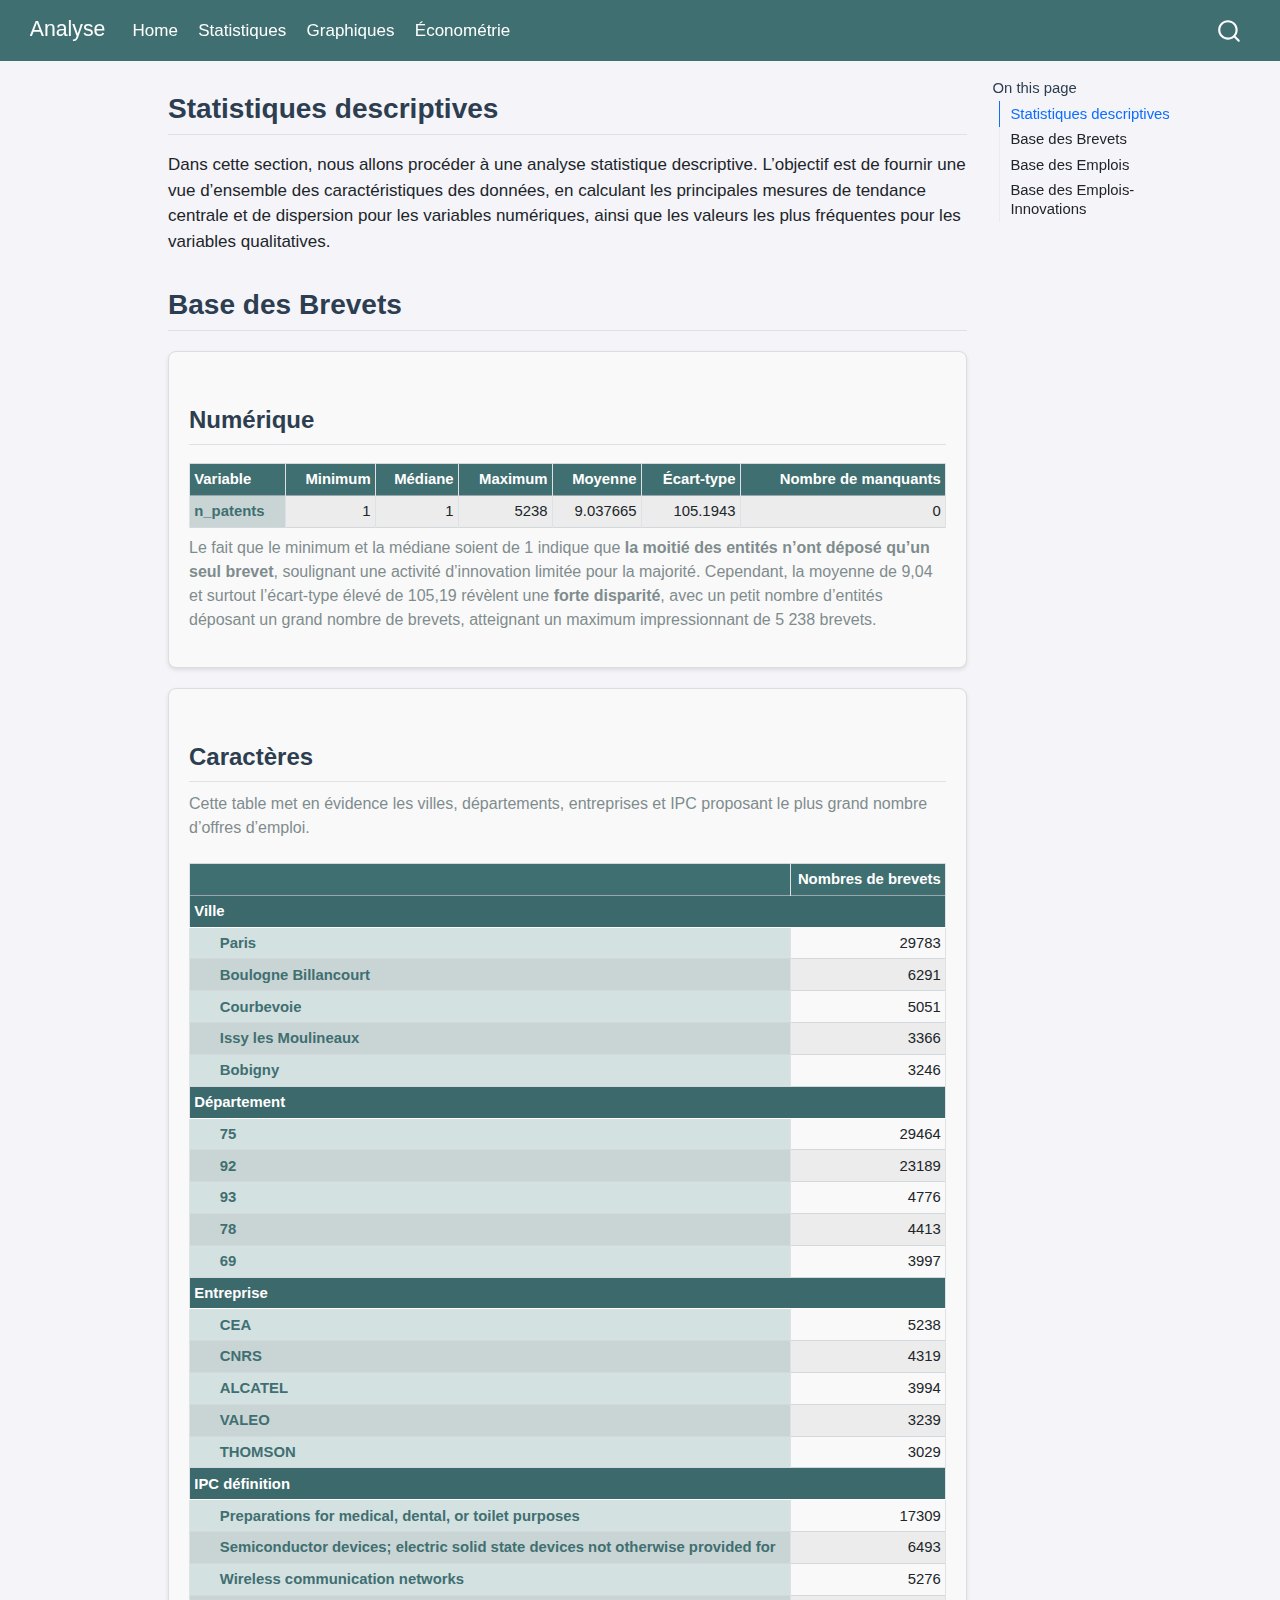
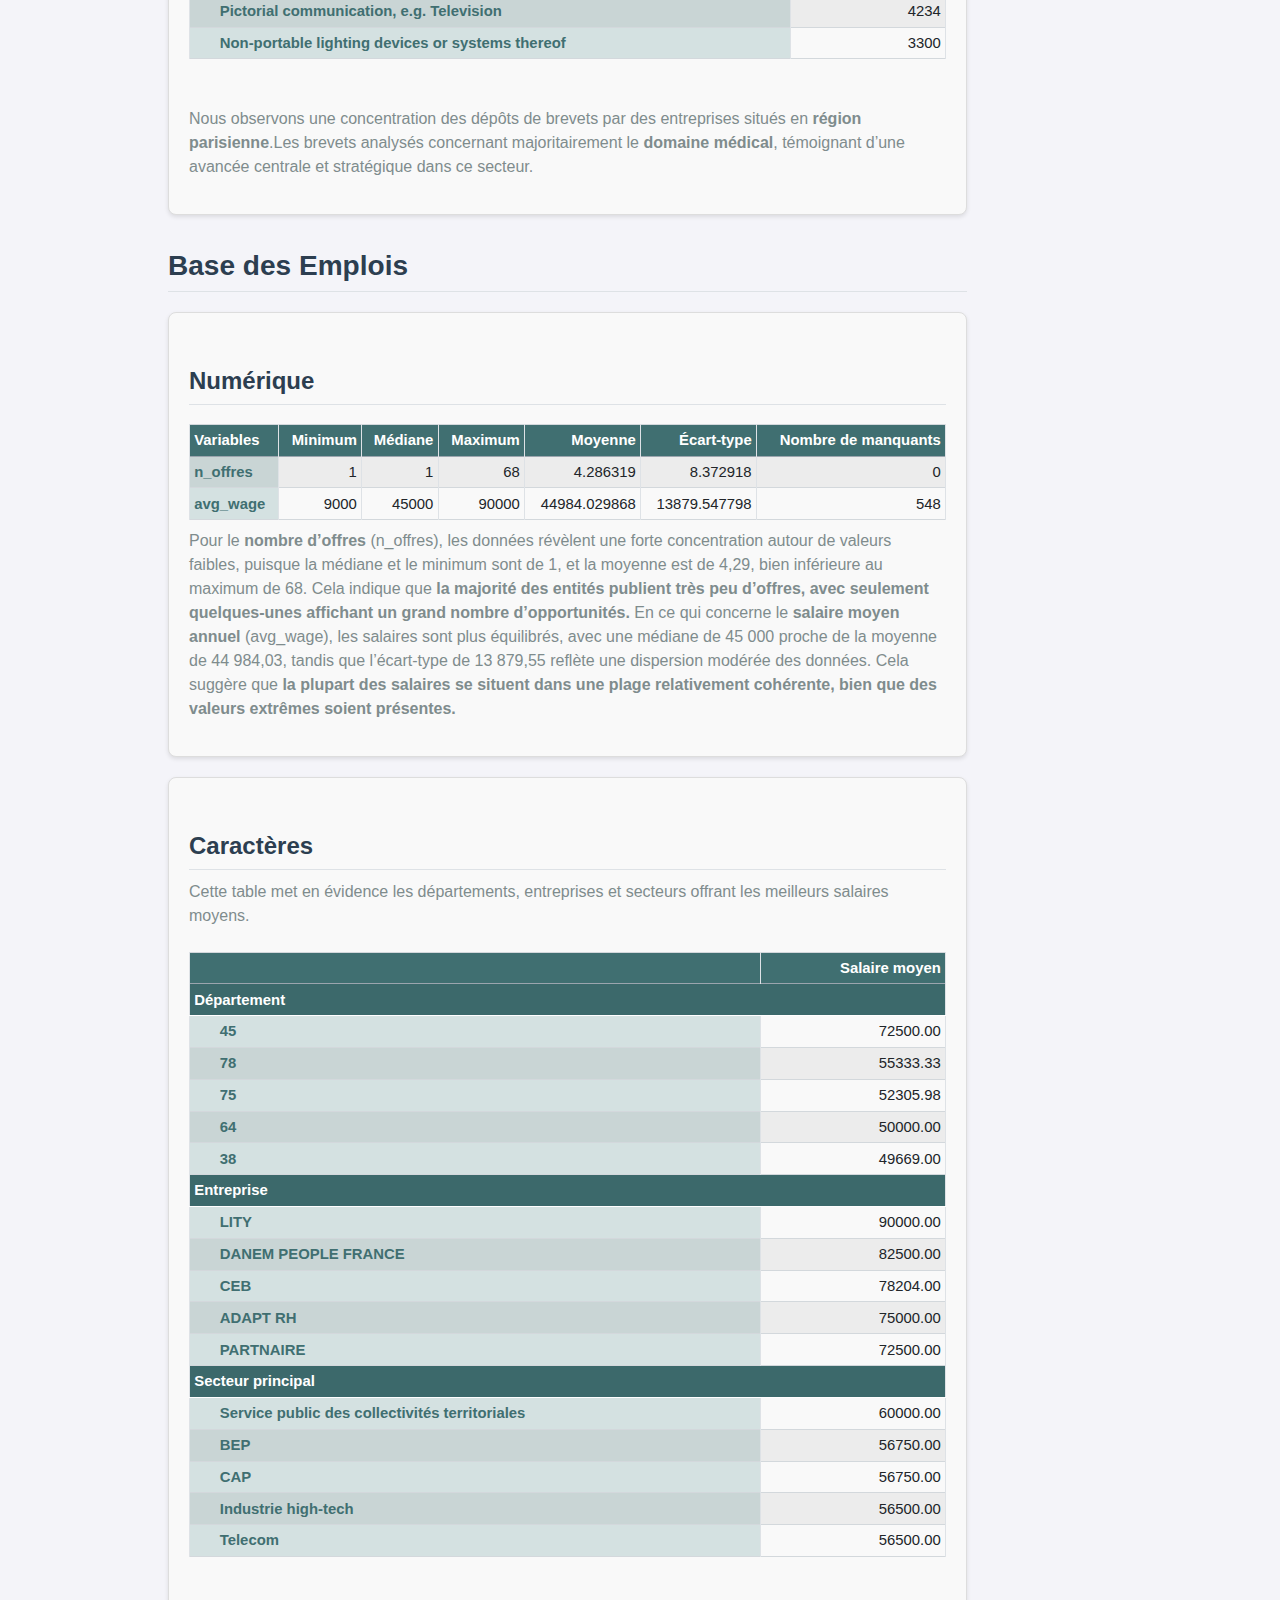
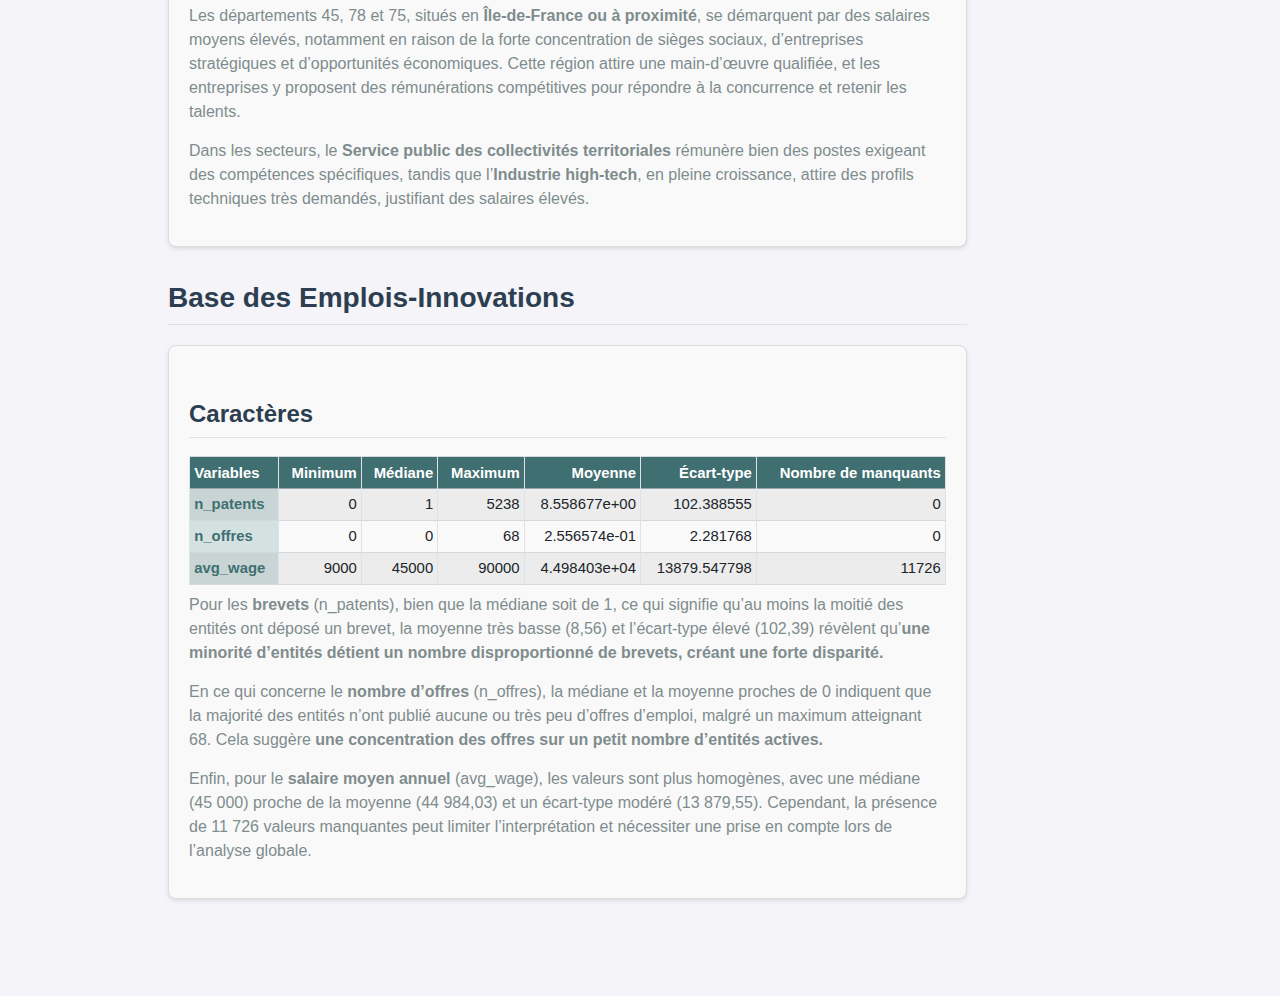
<file: docs/about.html>
<!DOCTYPE html>
<html xmlns="http://www.w3.org/1999/xhtml" lang="en" xml:lang="en"><head>

<meta charset="utf-8">
<meta name="generator" content="quarto-1.4.555">

<meta name="viewport" content="width=device-width, initial-scale=1.0, user-scalable=yes">


<title>Analyse</title>
<style>
code{white-space: pre-wrap;}
span.smallcaps{font-variant: small-caps;}
div.columns{display: flex; gap: min(4vw, 1.5em);}
div.column{flex: auto; overflow-x: auto;}
div.hanging-indent{margin-left: 1.5em; text-indent: -1.5em;}
ul.task-list{list-style: none;}
ul.task-list li input[type="checkbox"] {
  width: 0.8em;
  margin: 0 0.8em 0.2em -1em; /* quarto-specific, see https://github.com/quarto-dev/quarto-cli/issues/4556 */ 
  vertical-align: middle;
}
</style>


<script src="site_libs/quarto-nav/quarto-nav.js"></script>
<script src="site_libs/quarto-nav/headroom.min.js"></script>
<script src="site_libs/clipboard/clipboard.min.js"></script>
<script src="site_libs/quarto-search/autocomplete.umd.js"></script>
<script src="site_libs/quarto-search/fuse.min.js"></script>
<script src="site_libs/quarto-search/quarto-search.js"></script>
<meta name="quarto:offset" content="./">
<script src="site_libs/quarto-html/quarto.js"></script>
<script src="site_libs/quarto-html/popper.min.js"></script>
<script src="site_libs/quarto-html/tippy.umd.min.js"></script>
<script src="site_libs/quarto-html/anchor.min.js"></script>
<link href="site_libs/quarto-html/tippy.css" rel="stylesheet">
<link href="site_libs/quarto-html/quarto-syntax-highlighting.css" rel="stylesheet" id="quarto-text-highlighting-styles">
<script src="site_libs/bootstrap/bootstrap.min.js"></script>
<link href="site_libs/bootstrap/bootstrap-icons.css" rel="stylesheet">
<link href="site_libs/bootstrap/bootstrap.min.css" rel="stylesheet" id="quarto-bootstrap" data-mode="light">
<script id="quarto-search-options" type="application/json">{
  "location": "navbar",
  "copy-button": false,
  "collapse-after": 3,
  "panel-placement": "end",
  "type": "overlay",
  "limit": 50,
  "keyboard-shortcut": [
    "f",
    "/",
    "s"
  ],
  "show-item-context": false,
  "language": {
    "search-no-results-text": "No results",
    "search-matching-documents-text": "matching documents",
    "search-copy-link-title": "Copy link to search",
    "search-hide-matches-text": "Hide additional matches",
    "search-more-match-text": "more match in this document",
    "search-more-matches-text": "more matches in this document",
    "search-clear-button-title": "Clear",
    "search-text-placeholder": "",
    "search-detached-cancel-button-title": "Cancel",
    "search-submit-button-title": "Submit",
    "search-label": "Search"
  }
}</script>
<script src="site_libs/kePrint-0.0.1/kePrint.js"></script>

<link href="site_libs/lightable-0.0.1/lightable.css" rel="stylesheet">



<link rel="stylesheet" href="styles.css">
</head>

<body class="nav-fixed">

<div id="quarto-search-results"></div>
  <header id="quarto-header" class="headroom fixed-top">
    <nav class="navbar navbar-expand-lg " data-bs-theme="dark">
      <div class="navbar-container container-fluid">
      <div class="navbar-brand-container mx-auto">
    <a class="navbar-brand" href="./index.html">
    <span class="navbar-title">Analyse</span>
    </a>
  </div>
            <div id="quarto-search" class="" title="Search"></div>
          <button class="navbar-toggler" type="button" data-bs-toggle="collapse" data-bs-target="#navbarCollapse" aria-controls="navbarCollapse" aria-expanded="false" aria-label="Toggle navigation" onclick="if (window.quartoToggleHeadroom) { window.quartoToggleHeadroom(); }">
  <span class="navbar-toggler-icon"></span>
</button>
          <div class="collapse navbar-collapse" id="navbarCollapse">
            <ul class="navbar-nav navbar-nav-scroll me-auto">
  <li class="nav-item">
    <a class="nav-link" href="./index.html"> 
<span class="menu-text">Home</span></a>
  </li>  
  <li class="nav-item">
    <a class="nav-link active" href="./about.html" aria-current="page"> 
<span class="menu-text">Statistiques</span></a>
  </li>  
  <li class="nav-item">
    <a class="nav-link" href="./Graphs.html"> 
<span class="menu-text">Graphiques</span></a>
  </li>  
  <li class="nav-item">
    <a class="nav-link" href="./econometrics.html"> 
<span class="menu-text">Économétrie</span></a>
  </li>  
</ul>
          </div> <!-- /navcollapse -->
          <div class="quarto-navbar-tools">
</div>
      </div> <!-- /container-fluid -->
    </nav>
</header>
<!-- content -->
<div id="quarto-content" class="quarto-container page-columns page-rows-contents page-layout-article page-navbar">
<!-- sidebar -->
<!-- margin-sidebar -->
    <div id="quarto-margin-sidebar" class="sidebar margin-sidebar">
        <nav id="TOC" role="doc-toc" class="toc-active">
    <h2 id="toc-title">On this page</h2>
   
  <ul>
  <li><a href="#statistiques-descriptives" id="toc-statistiques-descriptives" class="nav-link active" data-scroll-target="#statistiques-descriptives">Statistiques descriptives</a></li>
  <li><a href="#base-des-brevets" id="toc-base-des-brevets" class="nav-link" data-scroll-target="#base-des-brevets">Base des Brevets</a></li>
  <li><a href="#base-des-emplois" id="toc-base-des-emplois" class="nav-link" data-scroll-target="#base-des-emplois">Base des Emplois</a></li>
  <li><a href="#base-des-emplois-innovations" id="toc-base-des-emplois-innovations" class="nav-link" data-scroll-target="#base-des-emplois-innovations">Base des Emplois-Innovations</a></li>
  </ul>
</nav>
    </div>
<!-- main -->
<main class="content" id="quarto-document-content">




<section id="statistiques-descriptives" class="level2">
<h2 class="anchored" data-anchor-id="statistiques-descriptives">Statistiques descriptives</h2>
<p>Dans cette section, nous allons procéder à une analyse statistique descriptive. L’objectif est de fournir une vue d’ensemble des caractéristiques des données, en calculant les principales mesures de tendance centrale et de dispersion pour les variables numériques, ainsi que les valeurs les plus fréquentes pour les variables qualitatives.</p>
</section>
<section id="base-des-brevets" class="level2">
<h2 class="anchored" data-anchor-id="base-des-brevets">Base des Brevets</h2>
<div class="graph-section">
<h2 class="anchored">
Numérique
</h2>
<div class="cell">
<div class="cell-output-display">
<div class="table-responsive">
<table class="table table-striped table-hover table-condensed table-bordered caption-top table-sm small" data-quarto-postprocess="true">
<thead>
<tr class="header">
<th data-quarto-table-cell-role="th" style="text-align: left; font-weight: bold; color: white !important; background-color: rgba(64, 111, 113, 255) !important;">Variable</th>
<th data-quarto-table-cell-role="th" style="text-align: right; font-weight: bold; color: white !important; background-color: rgba(64, 111, 113, 255) !important;">Minimum</th>
<th data-quarto-table-cell-role="th" style="text-align: right; font-weight: bold; color: white !important; background-color: rgba(64, 111, 113, 255) !important;">Médiane</th>
<th data-quarto-table-cell-role="th" style="text-align: right; font-weight: bold; color: white !important; background-color: rgba(64, 111, 113, 255) !important;">Maximum</th>
<th data-quarto-table-cell-role="th" style="text-align: right; font-weight: bold; color: white !important; background-color: rgba(64, 111, 113, 255) !important;">Moyenne</th>
<th data-quarto-table-cell-role="th" style="text-align: right; font-weight: bold; color: white !important; background-color: rgba(64, 111, 113, 255) !important;">Écart-type</th>
<th data-quarto-table-cell-role="th" style="text-align: right; font-weight: bold; color: white !important; background-color: rgba(64, 111, 113, 255) !important;">Nombre de manquants</th>
</tr>
</thead>
<tbody>
<tr class="odd">
<td style="text-align: left; font-weight: bold; color: rgba(64, 111, 113, 255) !important; background-color: rgba(212, 225, 225, 255) !important;">n_patents</td>
<td style="text-align: right;">1</td>
<td style="text-align: right;">1</td>
<td style="text-align: right;">5238</td>
<td style="text-align: right;">9.037665</td>
<td style="text-align: right;">105.1943</td>
<td style="text-align: right;">0</td>
</tr>
</tbody>
</table>
</div>


</div>
</div>
<p>Le fait que le minimum et la médiane soient de 1 indique que <strong>la moitié des entités n’ont déposé qu’un seul brevet</strong>, soulignant une activité d’innovation limitée pour la majorité. Cependant, la moyenne de 9,04 et surtout l’écart-type élevé de 105,19 révèlent une <strong>forte disparité</strong>, avec un petit nombre d’entités déposant un grand nombre de brevets, atteignant un maximum impressionnant de 5 238 brevets.</p>
</div>
<div class="graph-section">
<h2 class="anchored">
Caractères
</h2>
<p>Cette table met en évidence les villes, départements, entreprises et IPC proposant le plus grand nombre d’offres d’emploi.</p>
<div class="cell">
<div class="cell-output-display">
<div class="table-responsive">
<table class="table table-striped table-hover table-condensed table-bordered caption-top table-sm small" data-quarto-postprocess="true">
<thead>
<tr class="header">
<th data-quarto-table-cell-role="th" style="text-align: left; font-weight: bold; color: white !important; background-color: rgba(64, 111, 113, 255) !important;"></th>
<th data-quarto-table-cell-role="th" style="text-align: right; font-weight: bold; color: white !important; background-color: rgba(64, 111, 113, 255) !important;">Nombres de brevets</th>
</tr>
</thead>
<tbody>
<tr class="odd" data-grouplength="5">
<td colspan="2" style="border-bottom: 1px solid; color: white !important; background-color: rgba(64, 111, 113, 255) !important"><strong>Ville</strong></td>
</tr>
<tr class="even">
<td style="text-align: left; font-weight: bold; color: rgba(64, 111, 113, 255) !important; background-color: rgba(212, 225, 225, 255) !important; padding-left: 2em;" data-indentlevel="1">Paris</td>
<td style="text-align: right;">29783</td>
</tr>
<tr class="odd">
<td style="text-align: left; font-weight: bold; color: rgba(64, 111, 113, 255) !important; background-color: rgba(212, 225, 225, 255) !important; padding-left: 2em;" data-indentlevel="1">Boulogne Billancourt</td>
<td style="text-align: right;">6291</td>
</tr>
<tr class="even">
<td style="text-align: left; font-weight: bold; color: rgba(64, 111, 113, 255) !important; background-color: rgba(212, 225, 225, 255) !important; padding-left: 2em;" data-indentlevel="1">Courbevoie</td>
<td style="text-align: right;">5051</td>
</tr>
<tr class="odd">
<td style="text-align: left; font-weight: bold; color: rgba(64, 111, 113, 255) !important; background-color: rgba(212, 225, 225, 255) !important; padding-left: 2em;" data-indentlevel="1">Issy les Moulineaux</td>
<td style="text-align: right;">3366</td>
</tr>
<tr class="even">
<td style="text-align: left; font-weight: bold; color: rgba(64, 111, 113, 255) !important; background-color: rgba(212, 225, 225, 255) !important; padding-left: 2em;" data-indentlevel="1">Bobigny</td>
<td style="text-align: right;">3246</td>
</tr>
<tr class="odd" data-grouplength="5">
<td colspan="2" style="border-bottom: 1px solid; color: white !important; background-color: rgba(64, 111, 113, 255) !important"><strong>Département</strong></td>
</tr>
<tr class="even">
<td style="text-align: left; font-weight: bold; color: rgba(64, 111, 113, 255) !important; background-color: rgba(212, 225, 225, 255) !important; padding-left: 2em;" data-indentlevel="1">75</td>
<td style="text-align: right;">29464</td>
</tr>
<tr class="odd">
<td style="text-align: left; font-weight: bold; color: rgba(64, 111, 113, 255) !important; background-color: rgba(212, 225, 225, 255) !important; padding-left: 2em;" data-indentlevel="1">92</td>
<td style="text-align: right;">23189</td>
</tr>
<tr class="even">
<td style="text-align: left; font-weight: bold; color: rgba(64, 111, 113, 255) !important; background-color: rgba(212, 225, 225, 255) !important; padding-left: 2em;" data-indentlevel="1">93</td>
<td style="text-align: right;">4776</td>
</tr>
<tr class="odd">
<td style="text-align: left; font-weight: bold; color: rgba(64, 111, 113, 255) !important; background-color: rgba(212, 225, 225, 255) !important; padding-left: 2em;" data-indentlevel="1">78</td>
<td style="text-align: right;">4413</td>
</tr>
<tr class="even">
<td style="text-align: left; font-weight: bold; color: rgba(64, 111, 113, 255) !important; background-color: rgba(212, 225, 225, 255) !important; padding-left: 2em;" data-indentlevel="1">69</td>
<td style="text-align: right;">3997</td>
</tr>
<tr class="odd" data-grouplength="5">
<td colspan="2" style="border-bottom: 1px solid; color: white !important; background-color: rgba(64, 111, 113, 255) !important"><strong>Entreprise</strong></td>
</tr>
<tr class="even">
<td style="text-align: left; font-weight: bold; color: rgba(64, 111, 113, 255) !important; background-color: rgba(212, 225, 225, 255) !important; padding-left: 2em;" data-indentlevel="1">CEA</td>
<td style="text-align: right;">5238</td>
</tr>
<tr class="odd">
<td style="text-align: left; font-weight: bold; color: rgba(64, 111, 113, 255) !important; background-color: rgba(212, 225, 225, 255) !important; padding-left: 2em;" data-indentlevel="1">CNRS</td>
<td style="text-align: right;">4319</td>
</tr>
<tr class="even">
<td style="text-align: left; font-weight: bold; color: rgba(64, 111, 113, 255) !important; background-color: rgba(212, 225, 225, 255) !important; padding-left: 2em;" data-indentlevel="1">ALCATEL</td>
<td style="text-align: right;">3994</td>
</tr>
<tr class="odd">
<td style="text-align: left; font-weight: bold; color: rgba(64, 111, 113, 255) !important; background-color: rgba(212, 225, 225, 255) !important; padding-left: 2em;" data-indentlevel="1">VALEO</td>
<td style="text-align: right;">3239</td>
</tr>
<tr class="even">
<td style="text-align: left; font-weight: bold; color: rgba(64, 111, 113, 255) !important; background-color: rgba(212, 225, 225, 255) !important; padding-left: 2em;" data-indentlevel="1">THOMSON</td>
<td style="text-align: right;">3029</td>
</tr>
<tr class="odd" data-grouplength="5">
<td colspan="2" style="border-bottom: 1px solid; color: white !important; background-color: rgba(64, 111, 113, 255) !important"><strong>IPC définition</strong></td>
</tr>
<tr class="even">
<td style="text-align: left; font-weight: bold; color: rgba(64, 111, 113, 255) !important; background-color: rgba(212, 225, 225, 255) !important; padding-left: 2em;" data-indentlevel="1">Preparations for medical, dental, or toilet purposes</td>
<td style="text-align: right;">17309</td>
</tr>
<tr class="odd">
<td style="text-align: left; font-weight: bold; color: rgba(64, 111, 113, 255) !important; background-color: rgba(212, 225, 225, 255) !important; padding-left: 2em;" data-indentlevel="1">Semiconductor devices; electric solid state devices not otherwise provided for</td>
<td style="text-align: right;">6493</td>
</tr>
<tr class="even">
<td style="text-align: left; font-weight: bold; color: rgba(64, 111, 113, 255) !important; background-color: rgba(212, 225, 225, 255) !important; padding-left: 2em;" data-indentlevel="1">Wireless communication networks</td>
<td style="text-align: right;">5276</td>
</tr>
<tr class="odd">
<td style="text-align: left; font-weight: bold; color: rgba(64, 111, 113, 255) !important; background-color: rgba(212, 225, 225, 255) !important; padding-left: 2em;" data-indentlevel="1">Pictorial communication, e.g. Television</td>
<td style="text-align: right;">4234</td>
</tr>
<tr class="even">
<td style="text-align: left; font-weight: bold; color: rgba(64, 111, 113, 255) !important; background-color: rgba(212, 225, 225, 255) !important; padding-left: 2em;" data-indentlevel="1">Non-portable lighting devices or systems thereof</td>
<td style="text-align: right;">3300</td>
</tr>
</tbody>
</table>
</div>


</div>
</div>
<p><br></p>
<p>Nous observons une concentration des dépôts de brevets par des entreprises situés en <strong>région parisienne</strong>.Les brevets analysés concernant majoritairement le <strong>domaine médical</strong>, témoignant d’une avancée centrale et stratégique dans ce secteur.</p>
</div>
</section>
<section id="base-des-emplois" class="level2">
<h2 class="anchored" data-anchor-id="base-des-emplois">Base des Emplois</h2>
<div class="graph-section">
<h2 class="anchored">
Numérique
</h2>
<div class="cell">
<div class="cell-output-display">
<div class="table-responsive">
<table class="table table-striped table-hover table-condensed table-bordered caption-top table-sm small" data-quarto-postprocess="true">
<thead>
<tr class="header">
<th data-quarto-table-cell-role="th" style="text-align: left; font-weight: bold; color: white !important; background-color: rgba(64, 111, 113, 255) !important;">Variables</th>
<th data-quarto-table-cell-role="th" style="text-align: right; font-weight: bold; color: white !important; background-color: rgba(64, 111, 113, 255) !important;">Minimum</th>
<th data-quarto-table-cell-role="th" style="text-align: right; font-weight: bold; color: white !important; background-color: rgba(64, 111, 113, 255) !important;">Médiane</th>
<th data-quarto-table-cell-role="th" style="text-align: right; font-weight: bold; color: white !important; background-color: rgba(64, 111, 113, 255) !important;">Maximum</th>
<th data-quarto-table-cell-role="th" style="text-align: right; font-weight: bold; color: white !important; background-color: rgba(64, 111, 113, 255) !important;">Moyenne</th>
<th data-quarto-table-cell-role="th" style="text-align: right; font-weight: bold; color: white !important; background-color: rgba(64, 111, 113, 255) !important;">Écart-type</th>
<th data-quarto-table-cell-role="th" style="text-align: right; font-weight: bold; color: white !important; background-color: rgba(64, 111, 113, 255) !important;">Nombre de manquants</th>
</tr>
</thead>
<tbody>
<tr class="odd">
<td style="text-align: left; font-weight: bold; color: rgba(64, 111, 113, 255) !important; background-color: rgba(212, 225, 225, 255) !important;">n_offres</td>
<td style="text-align: right;">1</td>
<td style="text-align: right;">1</td>
<td style="text-align: right;">68</td>
<td style="text-align: right;">4.286319</td>
<td style="text-align: right;">8.372918</td>
<td style="text-align: right;">0</td>
</tr>
<tr class="even">
<td style="text-align: left; font-weight: bold; color: rgba(64, 111, 113, 255) !important; background-color: rgba(212, 225, 225, 255) !important;">avg_wage</td>
<td style="text-align: right;">9000</td>
<td style="text-align: right;">45000</td>
<td style="text-align: right;">90000</td>
<td style="text-align: right;">44984.029868</td>
<td style="text-align: right;">13879.547798</td>
<td style="text-align: right;">548</td>
</tr>
</tbody>
</table>
</div>


</div>
</div>
<p>Pour le <strong>nombre d’offres</strong> (n_offres), les données révèlent une forte concentration autour de valeurs faibles, puisque la médiane et le minimum sont de 1, et la moyenne est de 4,29, bien inférieure au maximum de 68. Cela indique que <strong>la majorité des entités publient très peu d’offres, avec seulement quelques-unes affichant un grand nombre d’opportunités.</strong> En ce qui concerne le <strong>salaire moyen annuel</strong> (avg_wage), les salaires sont plus équilibrés, avec une médiane de 45 000 proche de la moyenne de 44 984,03, tandis que l’écart-type de 13 879,55 reflète une dispersion modérée des données. Cela suggère que <strong>la plupart des salaires se situent dans une plage relativement cohérente, bien que des valeurs extrêmes soient présentes.</strong></p>
</div>
<div class="graph-section">
<h2 class="anchored">
Caractères
</h2>
<p>Cette table met en évidence les départements, entreprises et secteurs offrant les meilleurs salaires moyens.</p>
<div class="cell">
<div class="cell-output-display">
<div class="table-responsive">
<table class="table table-striped table-hover table-condensed table-bordered caption-top table-sm small" data-quarto-postprocess="true">
<thead>
<tr class="header">
<th data-quarto-table-cell-role="th" style="text-align: left; font-weight: bold; color: white !important; background-color: rgba(64, 111, 113, 255) !important;"></th>
<th data-quarto-table-cell-role="th" style="text-align: right; font-weight: bold; color: white !important; background-color: rgba(64, 111, 113, 255) !important;">Salaire moyen</th>
</tr>
</thead>
<tbody>
<tr class="odd" data-grouplength="5">
<td colspan="2" style="border-bottom: 1px solid; color: white !important; background-color: rgba(64, 111, 113, 255) !important"><strong>Département</strong></td>
</tr>
<tr class="even">
<td style="text-align: left; font-weight: bold; color: rgba(64, 111, 113, 255) !important; background-color: rgba(212, 225, 225, 255) !important; padding-left: 2em;" data-indentlevel="1">45</td>
<td style="text-align: right;">72500.00</td>
</tr>
<tr class="odd">
<td style="text-align: left; font-weight: bold; color: rgba(64, 111, 113, 255) !important; background-color: rgba(212, 225, 225, 255) !important; padding-left: 2em;" data-indentlevel="1">78</td>
<td style="text-align: right;">55333.33</td>
</tr>
<tr class="even">
<td style="text-align: left; font-weight: bold; color: rgba(64, 111, 113, 255) !important; background-color: rgba(212, 225, 225, 255) !important; padding-left: 2em;" data-indentlevel="1">75</td>
<td style="text-align: right;">52305.98</td>
</tr>
<tr class="odd">
<td style="text-align: left; font-weight: bold; color: rgba(64, 111, 113, 255) !important; background-color: rgba(212, 225, 225, 255) !important; padding-left: 2em;" data-indentlevel="1">64</td>
<td style="text-align: right;">50000.00</td>
</tr>
<tr class="even">
<td style="text-align: left; font-weight: bold; color: rgba(64, 111, 113, 255) !important; background-color: rgba(212, 225, 225, 255) !important; padding-left: 2em;" data-indentlevel="1">38</td>
<td style="text-align: right;">49669.00</td>
</tr>
<tr class="odd" data-grouplength="5">
<td colspan="2" style="border-bottom: 1px solid; color: white !important; background-color: rgba(64, 111, 113, 255) !important"><strong>Entreprise</strong></td>
</tr>
<tr class="even">
<td style="text-align: left; font-weight: bold; color: rgba(64, 111, 113, 255) !important; background-color: rgba(212, 225, 225, 255) !important; padding-left: 2em;" data-indentlevel="1">LITY</td>
<td style="text-align: right;">90000.00</td>
</tr>
<tr class="odd">
<td style="text-align: left; font-weight: bold; color: rgba(64, 111, 113, 255) !important; background-color: rgba(212, 225, 225, 255) !important; padding-left: 2em;" data-indentlevel="1">DANEM PEOPLE FRANCE</td>
<td style="text-align: right;">82500.00</td>
</tr>
<tr class="even">
<td style="text-align: left; font-weight: bold; color: rgba(64, 111, 113, 255) !important; background-color: rgba(212, 225, 225, 255) !important; padding-left: 2em;" data-indentlevel="1">CEB</td>
<td style="text-align: right;">78204.00</td>
</tr>
<tr class="odd">
<td style="text-align: left; font-weight: bold; color: rgba(64, 111, 113, 255) !important; background-color: rgba(212, 225, 225, 255) !important; padding-left: 2em;" data-indentlevel="1">ADAPT RH</td>
<td style="text-align: right;">75000.00</td>
</tr>
<tr class="even">
<td style="text-align: left; font-weight: bold; color: rgba(64, 111, 113, 255) !important; background-color: rgba(212, 225, 225, 255) !important; padding-left: 2em;" data-indentlevel="1">PARTNAIRE</td>
<td style="text-align: right;">72500.00</td>
</tr>
<tr class="odd" data-grouplength="5">
<td colspan="2" style="border-bottom: 1px solid; color: white !important; background-color: rgba(64, 111, 113, 255) !important"><strong>Secteur principal</strong></td>
</tr>
<tr class="even">
<td style="text-align: left; font-weight: bold; color: rgba(64, 111, 113, 255) !important; background-color: rgba(212, 225, 225, 255) !important; padding-left: 2em;" data-indentlevel="1">Service public des collectivités territoriales</td>
<td style="text-align: right;">60000.00</td>
</tr>
<tr class="odd">
<td style="text-align: left; font-weight: bold; color: rgba(64, 111, 113, 255) !important; background-color: rgba(212, 225, 225, 255) !important; padding-left: 2em;" data-indentlevel="1">BEP</td>
<td style="text-align: right;">56750.00</td>
</tr>
<tr class="even">
<td style="text-align: left; font-weight: bold; color: rgba(64, 111, 113, 255) !important; background-color: rgba(212, 225, 225, 255) !important; padding-left: 2em;" data-indentlevel="1">CAP</td>
<td style="text-align: right;">56750.00</td>
</tr>
<tr class="odd">
<td style="text-align: left; font-weight: bold; color: rgba(64, 111, 113, 255) !important; background-color: rgba(212, 225, 225, 255) !important; padding-left: 2em;" data-indentlevel="1">Industrie high-tech</td>
<td style="text-align: right;">56500.00</td>
</tr>
<tr class="even">
<td style="text-align: left; font-weight: bold; color: rgba(64, 111, 113, 255) !important; background-color: rgba(212, 225, 225, 255) !important; padding-left: 2em;" data-indentlevel="1">Telecom</td>
<td style="text-align: right;">56500.00</td>
</tr>
</tbody>
</table>
</div>


</div>
</div>
<p><br></p>
<p>Les départements 45, 78 et 75, situés en <strong>Île-de-France ou à proximité</strong>, se démarquent par des salaires moyens élevés, notamment en raison de la forte concentration de sièges sociaux, d’entreprises stratégiques et d’opportunités économiques. Cette région attire une main-d’œuvre qualifiée, et les entreprises y proposent des rémunérations compétitives pour répondre à la concurrence et retenir les talents.</p>
<p>Dans les secteurs, le <strong>Service public des collectivités territoriales</strong> rémunère bien des postes exigeant des compétences spécifiques, tandis que l’<strong>Industrie high-tech</strong>, en pleine croissance, attire des profils techniques très demandés, justifiant des salaires&nbsp;élevés.</p>
</div>
</section>
<section id="base-des-emplois-innovations" class="level2">
<h2 class="anchored" data-anchor-id="base-des-emplois-innovations">Base des Emplois-Innovations</h2>
<div class="graph-section">
<h2 class="anchored">
Caractères
</h2>
<div class="cell">
<div class="cell-output-display">
<div class="table-responsive">
<table class="table table-striped table-hover table-condensed table-bordered caption-top table-sm small" data-quarto-postprocess="true">
<thead>
<tr class="header">
<th data-quarto-table-cell-role="th" style="text-align: left; font-weight: bold; color: white !important; background-color: rgba(64, 111, 113, 255) !important;">Variables</th>
<th data-quarto-table-cell-role="th" style="text-align: right; font-weight: bold; color: white !important; background-color: rgba(64, 111, 113, 255) !important;">Minimum</th>
<th data-quarto-table-cell-role="th" style="text-align: right; font-weight: bold; color: white !important; background-color: rgba(64, 111, 113, 255) !important;">Médiane</th>
<th data-quarto-table-cell-role="th" style="text-align: right; font-weight: bold; color: white !important; background-color: rgba(64, 111, 113, 255) !important;">Maximum</th>
<th data-quarto-table-cell-role="th" style="text-align: right; font-weight: bold; color: white !important; background-color: rgba(64, 111, 113, 255) !important;">Moyenne</th>
<th data-quarto-table-cell-role="th" style="text-align: right; font-weight: bold; color: white !important; background-color: rgba(64, 111, 113, 255) !important;">Écart-type</th>
<th data-quarto-table-cell-role="th" style="text-align: right; font-weight: bold; color: white !important; background-color: rgba(64, 111, 113, 255) !important;">Nombre de manquants</th>
</tr>
</thead>
<tbody>
<tr class="odd">
<td style="text-align: left; font-weight: bold; color: rgba(64, 111, 113, 255) !important; background-color: rgba(212, 225, 225, 255) !important;">n_patents</td>
<td style="text-align: right;">0</td>
<td style="text-align: right;">1</td>
<td style="text-align: right;">5238</td>
<td style="text-align: right;">8.558677e+00</td>
<td style="text-align: right;">102.388555</td>
<td style="text-align: right;">0</td>
</tr>
<tr class="even">
<td style="text-align: left; font-weight: bold; color: rgba(64, 111, 113, 255) !important; background-color: rgba(212, 225, 225, 255) !important;">n_offres</td>
<td style="text-align: right;">0</td>
<td style="text-align: right;">0</td>
<td style="text-align: right;">68</td>
<td style="text-align: right;">2.556574e-01</td>
<td style="text-align: right;">2.281768</td>
<td style="text-align: right;">0</td>
</tr>
<tr class="odd">
<td style="text-align: left; font-weight: bold; color: rgba(64, 111, 113, 255) !important; background-color: rgba(212, 225, 225, 255) !important;">avg_wage</td>
<td style="text-align: right;">9000</td>
<td style="text-align: right;">45000</td>
<td style="text-align: right;">90000</td>
<td style="text-align: right;">4.498403e+04</td>
<td style="text-align: right;">13879.547798</td>
<td style="text-align: right;">11726</td>
</tr>
</tbody>
</table>
</div>


</div>
</div>
<p>Pour les <strong>brevets</strong> (n_patents), bien que la médiane soit de 1, ce qui signifie qu’au moins la moitié des entités ont déposé un brevet, la moyenne très basse (8,56) et l’écart-type élevé (102,39) révèlent qu’<strong>une minorité d’entités détient un nombre disproportionné de brevets, créant une forte disparité.</strong></p>
<p>En ce qui concerne le <strong>nombre d’offres</strong> (n_offres), la médiane et la moyenne proches de 0 indiquent que la majorité des entités n’ont publié aucune ou très peu d’offres d’emploi, malgré un maximum atteignant 68. Cela suggère <strong>une concentration des offres sur un petit nombre d’entités actives.</strong></p>
<p>Enfin, pour le <strong>salaire moyen annuel</strong> (avg_wage), les valeurs sont plus homogènes, avec une médiane (45 000) proche de la moyenne (44 984,03) et un écart-type modéré (13 879,55). Cependant, la présence de 11 726 valeurs manquantes peut limiter l’interprétation et nécessiter une prise en compte lors de l’analyse globale.</p>
</div>


</section>

</main> <!-- /main -->
<script id="quarto-html-after-body" type="application/javascript">
window.document.addEventListener("DOMContentLoaded", function (event) {
  const toggleBodyColorMode = (bsSheetEl) => {
    const mode = bsSheetEl.getAttribute("data-mode");
    const bodyEl = window.document.querySelector("body");
    if (mode === "dark") {
      bodyEl.classList.add("quarto-dark");
      bodyEl.classList.remove("quarto-light");
    } else {
      bodyEl.classList.add("quarto-light");
      bodyEl.classList.remove("quarto-dark");
    }
  }
  const toggleBodyColorPrimary = () => {
    const bsSheetEl = window.document.querySelector("link#quarto-bootstrap");
    if (bsSheetEl) {
      toggleBodyColorMode(bsSheetEl);
    }
  }
  toggleBodyColorPrimary();  
  const icon = "";
  const anchorJS = new window.AnchorJS();
  anchorJS.options = {
    placement: 'right',
    icon: icon
  };
  anchorJS.add('.anchored');
  const isCodeAnnotation = (el) => {
    for (const clz of el.classList) {
      if (clz.startsWith('code-annotation-')) {                     
        return true;
      }
    }
    return false;
  }
  const clipboard = new window.ClipboardJS('.code-copy-button', {
    text: function(trigger) {
      const codeEl = trigger.previousElementSibling.cloneNode(true);
      for (const childEl of codeEl.children) {
        if (isCodeAnnotation(childEl)) {
          childEl.remove();
        }
      }
      return codeEl.innerText;
    }
  });
  clipboard.on('success', function(e) {
    // button target
    const button = e.trigger;
    // don't keep focus
    button.blur();
    // flash "checked"
    button.classList.add('code-copy-button-checked');
    var currentTitle = button.getAttribute("title");
    button.setAttribute("title", "Copied!");
    let tooltip;
    if (window.bootstrap) {
      button.setAttribute("data-bs-toggle", "tooltip");
      button.setAttribute("data-bs-placement", "left");
      button.setAttribute("data-bs-title", "Copied!");
      tooltip = new bootstrap.Tooltip(button, 
        { trigger: "manual", 
          customClass: "code-copy-button-tooltip",
          offset: [0, -8]});
      tooltip.show();    
    }
    setTimeout(function() {
      if (tooltip) {
        tooltip.hide();
        button.removeAttribute("data-bs-title");
        button.removeAttribute("data-bs-toggle");
        button.removeAttribute("data-bs-placement");
      }
      button.setAttribute("title", currentTitle);
      button.classList.remove('code-copy-button-checked');
    }, 1000);
    // clear code selection
    e.clearSelection();
  });
    var localhostRegex = new RegExp(/^(?:http|https):\/\/localhost\:?[0-9]*\//);
    var mailtoRegex = new RegExp(/^mailto:/);
      var filterRegex = new RegExp('/' + window.location.host + '/');
    var isInternal = (href) => {
        return filterRegex.test(href) || localhostRegex.test(href) || mailtoRegex.test(href);
    }
    // Inspect non-navigation links and adorn them if external
 	var links = window.document.querySelectorAll('a[href]:not(.nav-link):not(.navbar-brand):not(.toc-action):not(.sidebar-link):not(.sidebar-item-toggle):not(.pagination-link):not(.no-external):not([aria-hidden]):not(.dropdown-item):not(.quarto-navigation-tool)');
    for (var i=0; i<links.length; i++) {
      const link = links[i];
      if (!isInternal(link.href)) {
        // undo the damage that might have been done by quarto-nav.js in the case of
        // links that we want to consider external
        if (link.dataset.originalHref !== undefined) {
          link.href = link.dataset.originalHref;
        }
      }
    }
  function tippyHover(el, contentFn, onTriggerFn, onUntriggerFn) {
    const config = {
      allowHTML: true,
      maxWidth: 500,
      delay: 100,
      arrow: false,
      appendTo: function(el) {
          return el.parentElement;
      },
      interactive: true,
      interactiveBorder: 10,
      theme: 'quarto',
      placement: 'bottom-start',
    };
    if (contentFn) {
      config.content = contentFn;
    }
    if (onTriggerFn) {
      config.onTrigger = onTriggerFn;
    }
    if (onUntriggerFn) {
      config.onUntrigger = onUntriggerFn;
    }
    window.tippy(el, config); 
  }
  const noterefs = window.document.querySelectorAll('a[role="doc-noteref"]');
  for (var i=0; i<noterefs.length; i++) {
    const ref = noterefs[i];
    tippyHover(ref, function() {
      // use id or data attribute instead here
      let href = ref.getAttribute('data-footnote-href') || ref.getAttribute('href');
      try { href = new URL(href).hash; } catch {}
      const id = href.replace(/^#\/?/, "");
      const note = window.document.getElementById(id);
      if (note) {
        return note.innerHTML;
      } else {
        return "";
      }
    });
  }
  const xrefs = window.document.querySelectorAll('a.quarto-xref');
  const processXRef = (id, note) => {
    // Strip column container classes
    const stripColumnClz = (el) => {
      el.classList.remove("page-full", "page-columns");
      if (el.children) {
        for (const child of el.children) {
          stripColumnClz(child);
        }
      }
    }
    stripColumnClz(note)
    if (id === null || id.startsWith('sec-')) {
      // Special case sections, only their first couple elements
      const container = document.createElement("div");
      if (note.children && note.children.length > 2) {
        container.appendChild(note.children[0].cloneNode(true));
        for (let i = 1; i < note.children.length; i++) {
          const child = note.children[i];
          if (child.tagName === "P" && child.innerText === "") {
            continue;
          } else {
            container.appendChild(child.cloneNode(true));
            break;
          }
        }
        if (window.Quarto?.typesetMath) {
          window.Quarto.typesetMath(container);
        }
        return container.innerHTML
      } else {
        if (window.Quarto?.typesetMath) {
          window.Quarto.typesetMath(note);
        }
        return note.innerHTML;
      }
    } else {
      // Remove any anchor links if they are present
      const anchorLink = note.querySelector('a.anchorjs-link');
      if (anchorLink) {
        anchorLink.remove();
      }
      if (window.Quarto?.typesetMath) {
        window.Quarto.typesetMath(note);
      }
      // TODO in 1.5, we should make sure this works without a callout special case
      if (note.classList.contains("callout")) {
        return note.outerHTML;
      } else {
        return note.innerHTML;
      }
    }
  }
  for (var i=0; i<xrefs.length; i++) {
    const xref = xrefs[i];
    tippyHover(xref, undefined, function(instance) {
      instance.disable();
      let url = xref.getAttribute('href');
      let hash = undefined; 
      if (url.startsWith('#')) {
        hash = url;
      } else {
        try { hash = new URL(url).hash; } catch {}
      }
      if (hash) {
        const id = hash.replace(/^#\/?/, "");
        const note = window.document.getElementById(id);
        if (note !== null) {
          try {
            const html = processXRef(id, note.cloneNode(true));
            instance.setContent(html);
          } finally {
            instance.enable();
            instance.show();
          }
        } else {
          // See if we can fetch this
          fetch(url.split('#')[0])
          .then(res => res.text())
          .then(html => {
            const parser = new DOMParser();
            const htmlDoc = parser.parseFromString(html, "text/html");
            const note = htmlDoc.getElementById(id);
            if (note !== null) {
              const html = processXRef(id, note);
              instance.setContent(html);
            } 
          }).finally(() => {
            instance.enable();
            instance.show();
          });
        }
      } else {
        // See if we can fetch a full url (with no hash to target)
        // This is a special case and we should probably do some content thinning / targeting
        fetch(url)
        .then(res => res.text())
        .then(html => {
          const parser = new DOMParser();
          const htmlDoc = parser.parseFromString(html, "text/html");
          const note = htmlDoc.querySelector('main.content');
          if (note !== null) {
            // This should only happen for chapter cross references
            // (since there is no id in the URL)
            // remove the first header
            if (note.children.length > 0 && note.children[0].tagName === "HEADER") {
              note.children[0].remove();
            }
            const html = processXRef(null, note);
            instance.setContent(html);
          } 
        }).finally(() => {
          instance.enable();
          instance.show();
        });
      }
    }, function(instance) {
    });
  }
      let selectedAnnoteEl;
      const selectorForAnnotation = ( cell, annotation) => {
        let cellAttr = 'data-code-cell="' + cell + '"';
        let lineAttr = 'data-code-annotation="' +  annotation + '"';
        const selector = 'span[' + cellAttr + '][' + lineAttr + ']';
        return selector;
      }
      const selectCodeLines = (annoteEl) => {
        const doc = window.document;
        const targetCell = annoteEl.getAttribute("data-target-cell");
        const targetAnnotation = annoteEl.getAttribute("data-target-annotation");
        const annoteSpan = window.document.querySelector(selectorForAnnotation(targetCell, targetAnnotation));
        const lines = annoteSpan.getAttribute("data-code-lines").split(",");
        const lineIds = lines.map((line) => {
          return targetCell + "-" + line;
        })
        let top = null;
        let height = null;
        let parent = null;
        if (lineIds.length > 0) {
            //compute the position of the single el (top and bottom and make a div)
            const el = window.document.getElementById(lineIds[0]);
            top = el.offsetTop;
            height = el.offsetHeight;
            parent = el.parentElement.parentElement;
          if (lineIds.length > 1) {
            const lastEl = window.document.getElementById(lineIds[lineIds.length - 1]);
            const bottom = lastEl.offsetTop + lastEl.offsetHeight;
            height = bottom - top;
          }
          if (top !== null && height !== null && parent !== null) {
            // cook up a div (if necessary) and position it 
            let div = window.document.getElementById("code-annotation-line-highlight");
            if (div === null) {
              div = window.document.createElement("div");
              div.setAttribute("id", "code-annotation-line-highlight");
              div.style.position = 'absolute';
              parent.appendChild(div);
            }
            div.style.top = top - 2 + "px";
            div.style.height = height + 4 + "px";
            div.style.left = 0;
            let gutterDiv = window.document.getElementById("code-annotation-line-highlight-gutter");
            if (gutterDiv === null) {
              gutterDiv = window.document.createElement("div");
              gutterDiv.setAttribute("id", "code-annotation-line-highlight-gutter");
              gutterDiv.style.position = 'absolute';
              const codeCell = window.document.getElementById(targetCell);
              const gutter = codeCell.querySelector('.code-annotation-gutter');
              gutter.appendChild(gutterDiv);
            }
            gutterDiv.style.top = top - 2 + "px";
            gutterDiv.style.height = height + 4 + "px";
          }
          selectedAnnoteEl = annoteEl;
        }
      };
      const unselectCodeLines = () => {
        const elementsIds = ["code-annotation-line-highlight", "code-annotation-line-highlight-gutter"];
        elementsIds.forEach((elId) => {
          const div = window.document.getElementById(elId);
          if (div) {
            div.remove();
          }
        });
        selectedAnnoteEl = undefined;
      };
        // Handle positioning of the toggle
    window.addEventListener(
      "resize",
      throttle(() => {
        elRect = undefined;
        if (selectedAnnoteEl) {
          selectCodeLines(selectedAnnoteEl);
        }
      }, 10)
    );
    function throttle(fn, ms) {
    let throttle = false;
    let timer;
      return (...args) => {
        if(!throttle) { // first call gets through
            fn.apply(this, args);
            throttle = true;
        } else { // all the others get throttled
            if(timer) clearTimeout(timer); // cancel #2
            timer = setTimeout(() => {
              fn.apply(this, args);
              timer = throttle = false;
            }, ms);
        }
      };
    }
      // Attach click handler to the DT
      const annoteDls = window.document.querySelectorAll('dt[data-target-cell]');
      for (const annoteDlNode of annoteDls) {
        annoteDlNode.addEventListener('click', (event) => {
          const clickedEl = event.target;
          if (clickedEl !== selectedAnnoteEl) {
            unselectCodeLines();
            const activeEl = window.document.querySelector('dt[data-target-cell].code-annotation-active');
            if (activeEl) {
              activeEl.classList.remove('code-annotation-active');
            }
            selectCodeLines(clickedEl);
            clickedEl.classList.add('code-annotation-active');
          } else {
            // Unselect the line
            unselectCodeLines();
            clickedEl.classList.remove('code-annotation-active');
          }
        });
      }
  const findCites = (el) => {
    const parentEl = el.parentElement;
    if (parentEl) {
      const cites = parentEl.dataset.cites;
      if (cites) {
        return {
          el,
          cites: cites.split(' ')
        };
      } else {
        return findCites(el.parentElement)
      }
    } else {
      return undefined;
    }
  };
  var bibliorefs = window.document.querySelectorAll('a[role="doc-biblioref"]');
  for (var i=0; i<bibliorefs.length; i++) {
    const ref = bibliorefs[i];
    const citeInfo = findCites(ref);
    if (citeInfo) {
      tippyHover(citeInfo.el, function() {
        var popup = window.document.createElement('div');
        citeInfo.cites.forEach(function(cite) {
          var citeDiv = window.document.createElement('div');
          citeDiv.classList.add('hanging-indent');
          citeDiv.classList.add('csl-entry');
          var biblioDiv = window.document.getElementById('ref-' + cite);
          if (biblioDiv) {
            citeDiv.innerHTML = biblioDiv.innerHTML;
          }
          popup.appendChild(citeDiv);
        });
        return popup.innerHTML;
      });
    }
  }
});
</script>
</div> <!-- /content -->




</body></html>
</file>
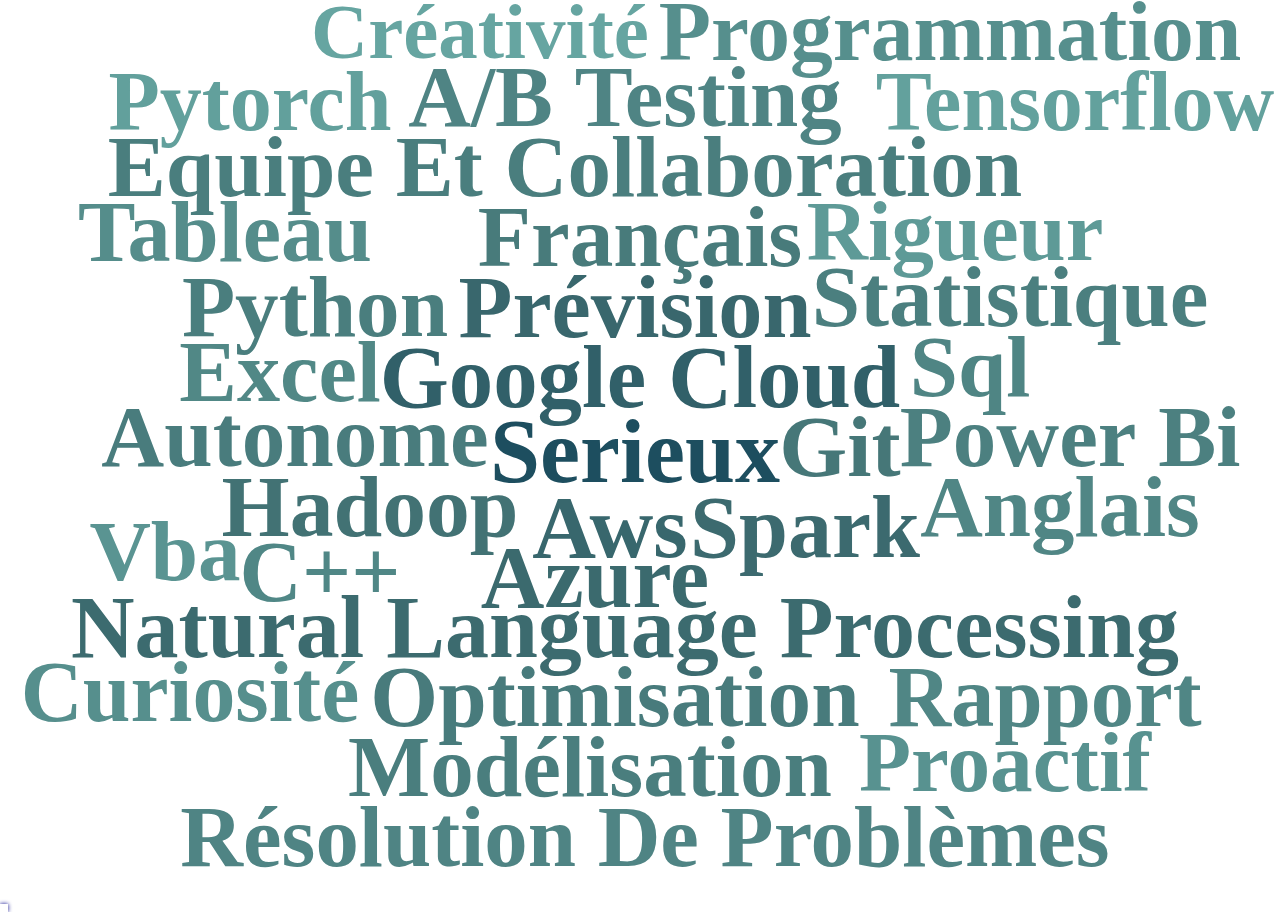
<file: docs/competences_salary_wordcloud.html>
<!DOCTYPE html>
<html>
<head>
<meta charset="utf-8" />
<title>wordcloud2</title>
<style type="text/css">@layer htmltools {
.html-fill-container {
display: flex;
flex-direction: column;

min-height: 0;
min-width: 0;
}
.html-fill-container > .html-fill-item {

flex: 1 1 auto;
min-height: 0;
min-width: 0;
}
.html-fill-container > :not(.html-fill-item) {

flex: 0 0 auto;
}
}
</style>
<script>(function() {
  // If window.HTMLWidgets is already defined, then use it; otherwise create a
  // new object. This allows preceding code to set options that affect the
  // initialization process (though none currently exist).
  window.HTMLWidgets = window.HTMLWidgets || {};

  // See if we're running in a viewer pane. If not, we're in a web browser.
  var viewerMode = window.HTMLWidgets.viewerMode =
      /\bviewer_pane=1\b/.test(window.location);

  // See if we're running in Shiny mode. If not, it's a static document.
  // Note that static widgets can appear in both Shiny and static modes, but
  // obviously, Shiny widgets can only appear in Shiny apps/documents.
  var shinyMode = window.HTMLWidgets.shinyMode =
      typeof(window.Shiny) !== "undefined" && !!window.Shiny.outputBindings;

  // We can't count on jQuery being available, so we implement our own
  // version if necessary.
  function querySelectorAll(scope, selector) {
    if (typeof(jQuery) !== "undefined" && scope instanceof jQuery) {
      return scope.find(selector);
    }
    if (scope.querySelectorAll) {
      return scope.querySelectorAll(selector);
    }
  }

  function asArray(value) {
    if (value === null)
      return [];
    if ($.isArray(value))
      return value;
    return [value];
  }

  // Implement jQuery's extend
  function extend(target /*, ... */) {
    if (arguments.length == 1) {
      return target;
    }
    for (var i = 1; i < arguments.length; i++) {
      var source = arguments[i];
      for (var prop in source) {
        if (source.hasOwnProperty(prop)) {
          target[prop] = source[prop];
        }
      }
    }
    return target;
  }

  // IE8 doesn't support Array.forEach.
  function forEach(values, callback, thisArg) {
    if (values.forEach) {
      values.forEach(callback, thisArg);
    } else {
      for (var i = 0; i < values.length; i++) {
        callback.call(thisArg, values[i], i, values);
      }
    }
  }

  // Replaces the specified method with the return value of funcSource.
  //
  // Note that funcSource should not BE the new method, it should be a function
  // that RETURNS the new method. funcSource receives a single argument that is
  // the overridden method, it can be called from the new method. The overridden
  // method can be called like a regular function, it has the target permanently
  // bound to it so "this" will work correctly.
  function overrideMethod(target, methodName, funcSource) {
    var superFunc = target[methodName] || function() {};
    var superFuncBound = function() {
      return superFunc.apply(target, arguments);
    };
    target[methodName] = funcSource(superFuncBound);
  }

  // Add a method to delegator that, when invoked, calls
  // delegatee.methodName. If there is no such method on
  // the delegatee, but there was one on delegator before
  // delegateMethod was called, then the original version
  // is invoked instead.
  // For example:
  //
  // var a = {
  //   method1: function() { console.log('a1'); }
  //   method2: function() { console.log('a2'); }
  // };
  // var b = {
  //   method1: function() { console.log('b1'); }
  // };
  // delegateMethod(a, b, "method1");
  // delegateMethod(a, b, "method2");
  // a.method1();
  // a.method2();
  //
  // The output would be "b1", "a2".
  function delegateMethod(delegator, delegatee, methodName) {
    var inherited = delegator[methodName];
    delegator[methodName] = function() {
      var target = delegatee;
      var method = delegatee[methodName];

      // The method doesn't exist on the delegatee. Instead,
      // call the method on the delegator, if it exists.
      if (!method) {
        target = delegator;
        method = inherited;
      }

      if (method) {
        return method.apply(target, arguments);
      }
    };
  }

  // Implement a vague facsimilie of jQuery's data method
  function elementData(el, name, value) {
    if (arguments.length == 2) {
      return el["htmlwidget_data_" + name];
    } else if (arguments.length == 3) {
      el["htmlwidget_data_" + name] = value;
      return el;
    } else {
      throw new Error("Wrong number of arguments for elementData: " +
        arguments.length);
    }
  }

  // http://stackoverflow.com/questions/3446170/escape-string-for-use-in-javascript-regex
  function escapeRegExp(str) {
    return str.replace(/[\-\[\]\/\{\}\(\)\*\+\?\.\\\^\$\|]/g, "\\$&");
  }

  function hasClass(el, className) {
    var re = new RegExp("\\b" + escapeRegExp(className) + "\\b");
    return re.test(el.className);
  }

  // elements - array (or array-like object) of HTML elements
  // className - class name to test for
  // include - if true, only return elements with given className;
  //   if false, only return elements *without* given className
  function filterByClass(elements, className, include) {
    var results = [];
    for (var i = 0; i < elements.length; i++) {
      if (hasClass(elements[i], className) == include)
        results.push(elements[i]);
    }
    return results;
  }

  function on(obj, eventName, func) {
    if (obj.addEventListener) {
      obj.addEventListener(eventName, func, false);
    } else if (obj.attachEvent) {
      obj.attachEvent(eventName, func);
    }
  }

  function off(obj, eventName, func) {
    if (obj.removeEventListener)
      obj.removeEventListener(eventName, func, false);
    else if (obj.detachEvent) {
      obj.detachEvent(eventName, func);
    }
  }

  // Translate array of values to top/right/bottom/left, as usual with
  // the "padding" CSS property
  // https://developer.mozilla.org/en-US/docs/Web/CSS/padding
  function unpackPadding(value) {
    if (typeof(value) === "number")
      value = [value];
    if (value.length === 1) {
      return {top: value[0], right: value[0], bottom: value[0], left: value[0]};
    }
    if (value.length === 2) {
      return {top: value[0], right: value[1], bottom: value[0], left: value[1]};
    }
    if (value.length === 3) {
      return {top: value[0], right: value[1], bottom: value[2], left: value[1]};
    }
    if (value.length === 4) {
      return {top: value[0], right: value[1], bottom: value[2], left: value[3]};
    }
  }

  // Convert an unpacked padding object to a CSS value
  function paddingToCss(paddingObj) {
    return paddingObj.top + "px " + paddingObj.right + "px " + paddingObj.bottom + "px " + paddingObj.left + "px";
  }

  // Makes a number suitable for CSS
  function px(x) {
    if (typeof(x) === "number")
      return x + "px";
    else
      return x;
  }

  // Retrieves runtime widget sizing information for an element.
  // The return value is either null, or an object with fill, padding,
  // defaultWidth, defaultHeight fields.
  function sizingPolicy(el) {
    var sizingEl = document.querySelector("script[data-for='" + el.id + "'][type='application/htmlwidget-sizing']");
    if (!sizingEl)
      return null;
    var sp = JSON.parse(sizingEl.textContent || sizingEl.text || "{}");
    if (viewerMode) {
      return sp.viewer;
    } else {
      return sp.browser;
    }
  }

  // @param tasks Array of strings (or falsy value, in which case no-op).
  //   Each element must be a valid JavaScript expression that yields a
  //   function. Or, can be an array of objects with "code" and "data"
  //   properties; in this case, the "code" property should be a string
  //   of JS that's an expr that yields a function, and "data" should be
  //   an object that will be added as an additional argument when that
  //   function is called.
  // @param target The object that will be "this" for each function
  //   execution.
  // @param args Array of arguments to be passed to the functions. (The
  //   same arguments will be passed to all functions.)
  function evalAndRun(tasks, target, args) {
    if (tasks) {
      forEach(tasks, function(task) {
        var theseArgs = args;
        if (typeof(task) === "object") {
          theseArgs = theseArgs.concat([task.data]);
          task = task.code;
        }
        var taskFunc = tryEval(task);
        if (typeof(taskFunc) !== "function") {
          throw new Error("Task must be a function! Source:\n" + task);
        }
        taskFunc.apply(target, theseArgs);
      });
    }
  }

  // Attempt eval() both with and without enclosing in parentheses.
  // Note that enclosing coerces a function declaration into
  // an expression that eval() can parse
  // (otherwise, a SyntaxError is thrown)
  function tryEval(code) {
    var result = null;
    try {
      result = eval("(" + code + ")");
    } catch(error) {
      if (!(error instanceof SyntaxError)) {
        throw error;
      }
      try {
        result = eval(code);
      } catch(e) {
        if (e instanceof SyntaxError) {
          throw error;
        } else {
          throw e;
        }
      }
    }
    return result;
  }

  function initSizing(el) {
    var sizing = sizingPolicy(el);
    if (!sizing)
      return;

    var cel = document.getElementById("htmlwidget_container");
    if (!cel)
      return;

    if (typeof(sizing.padding) !== "undefined") {
      document.body.style.margin = "0";
      document.body.style.padding = paddingToCss(unpackPadding(sizing.padding));
    }

    if (sizing.fill) {
      document.body.style.overflow = "hidden";
      document.body.style.width = "100%";
      document.body.style.height = "100%";
      document.documentElement.style.width = "100%";
      document.documentElement.style.height = "100%";
      cel.style.position = "absolute";
      var pad = unpackPadding(sizing.padding);
      cel.style.top = pad.top + "px";
      cel.style.right = pad.right + "px";
      cel.style.bottom = pad.bottom + "px";
      cel.style.left = pad.left + "px";
      el.style.width = "100%";
      el.style.height = "100%";

      return {
        getWidth: function() { return cel.getBoundingClientRect().width; },
        getHeight: function() { return cel.getBoundingClientRect().height; }
      };

    } else {
      el.style.width = px(sizing.width);
      el.style.height = px(sizing.height);

      return {
        getWidth: function() { return cel.getBoundingClientRect().width; },
        getHeight: function() { return cel.getBoundingClientRect().height; }
      };
    }
  }

  // Default implementations for methods
  var defaults = {
    find: function(scope) {
      return querySelectorAll(scope, "." + this.name);
    },
    renderError: function(el, err) {
      var $el = $(el);

      this.clearError(el);

      // Add all these error classes, as Shiny does
      var errClass = "shiny-output-error";
      if (err.type !== null) {
        // use the classes of the error condition as CSS class names
        errClass = errClass + " " + $.map(asArray(err.type), function(type) {
          return errClass + "-" + type;
        }).join(" ");
      }
      errClass = errClass + " htmlwidgets-error";

      // Is el inline or block? If inline or inline-block, just display:none it
      // and add an inline error.
      var display = $el.css("display");
      $el.data("restore-display-mode", display);

      if (display === "inline" || display === "inline-block") {
        $el.hide();
        if (err.message !== "") {
          var errorSpan = $("<span>").addClass(errClass);
          errorSpan.text(err.message);
          $el.after(errorSpan);
        }
      } else if (display === "block") {
        // If block, add an error just after the el, set visibility:none on the
        // el, and position the error to be on top of the el.
        // Mark it with a unique ID and CSS class so we can remove it later.
        $el.css("visibility", "hidden");
        if (err.message !== "") {
          var errorDiv = $("<div>").addClass(errClass).css("position", "absolute")
            .css("top", el.offsetTop)
            .css("left", el.offsetLeft)
            // setting width can push out the page size, forcing otherwise
            // unnecessary scrollbars to appear and making it impossible for
            // the element to shrink; so use max-width instead
            .css("maxWidth", el.offsetWidth)
            .css("height", el.offsetHeight);
          errorDiv.text(err.message);
          $el.after(errorDiv);

          // Really dumb way to keep the size/position of the error in sync with
          // the parent element as the window is resized or whatever.
          var intId = setInterval(function() {
            if (!errorDiv[0].parentElement) {
              clearInterval(intId);
              return;
            }
            errorDiv
              .css("top", el.offsetTop)
              .css("left", el.offsetLeft)
              .css("maxWidth", el.offsetWidth)
              .css("height", el.offsetHeight);
          }, 500);
        }
      }
    },
    clearError: function(el) {
      var $el = $(el);
      var display = $el.data("restore-display-mode");
      $el.data("restore-display-mode", null);

      if (display === "inline" || display === "inline-block") {
        if (display)
          $el.css("display", display);
        $(el.nextSibling).filter(".htmlwidgets-error").remove();
      } else if (display === "block"){
        $el.css("visibility", "inherit");
        $(el.nextSibling).filter(".htmlwidgets-error").remove();
      }
    },
    sizing: {}
  };

  // Called by widget bindings to register a new type of widget. The definition
  // object can contain the following properties:
  // - name (required) - A string indicating the binding name, which will be
  //   used by default as the CSS classname to look for.
  // - initialize (optional) - A function(el) that will be called once per
  //   widget element; if a value is returned, it will be passed as the third
  //   value to renderValue.
  // - renderValue (required) - A function(el, data, initValue) that will be
  //   called with data. Static contexts will cause this to be called once per
  //   element; Shiny apps will cause this to be called multiple times per
  //   element, as the data changes.
  window.HTMLWidgets.widget = function(definition) {
    if (!definition.name) {
      throw new Error("Widget must have a name");
    }
    if (!definition.type) {
      throw new Error("Widget must have a type");
    }
    // Currently we only support output widgets
    if (definition.type !== "output") {
      throw new Error("Unrecognized widget type '" + definition.type + "'");
    }
    // TODO: Verify that .name is a valid CSS classname

    // Support new-style instance-bound definitions. Old-style class-bound
    // definitions have one widget "object" per widget per type/class of
    // widget; the renderValue and resize methods on such widget objects
    // take el and instance arguments, because the widget object can't
    // store them. New-style instance-bound definitions have one widget
    // object per widget instance; the definition that's passed in doesn't
    // provide renderValue or resize methods at all, just the single method
    //   factory(el, width, height)
    // which returns an object that has renderValue(x) and resize(w, h).
    // This enables a far more natural programming style for the widget
    // author, who can store per-instance state using either OO-style
    // instance fields or functional-style closure variables (I guess this
    // is in contrast to what can only be called C-style pseudo-OO which is
    // what we required before).
    if (definition.factory) {
      definition = createLegacyDefinitionAdapter(definition);
    }

    if (!definition.renderValue) {
      throw new Error("Widget must have a renderValue function");
    }

    // For static rendering (non-Shiny), use a simple widget registration
    // scheme. We also use this scheme for Shiny apps/documents that also
    // contain static widgets.
    window.HTMLWidgets.widgets = window.HTMLWidgets.widgets || [];
    // Merge defaults into the definition; don't mutate the original definition.
    var staticBinding = extend({}, defaults, definition);
    overrideMethod(staticBinding, "find", function(superfunc) {
      return function(scope) {
        var results = superfunc(scope);
        // Filter out Shiny outputs, we only want the static kind
        return filterByClass(results, "html-widget-output", false);
      };
    });
    window.HTMLWidgets.widgets.push(staticBinding);

    if (shinyMode) {
      // Shiny is running. Register the definition with an output binding.
      // The definition itself will not be the output binding, instead
      // we will make an output binding object that delegates to the
      // definition. This is because we foolishly used the same method
      // name (renderValue) for htmlwidgets definition and Shiny bindings
      // but they actually have quite different semantics (the Shiny
      // bindings receive data that includes lots of metadata that it
      // strips off before calling htmlwidgets renderValue). We can't
      // just ignore the difference because in some widgets it's helpful
      // to call this.renderValue() from inside of resize(), and if
      // we're not delegating, then that call will go to the Shiny
      // version instead of the htmlwidgets version.

      // Merge defaults with definition, without mutating either.
      var bindingDef = extend({}, defaults, definition);

      // This object will be our actual Shiny binding.
      var shinyBinding = new Shiny.OutputBinding();

      // With a few exceptions, we'll want to simply use the bindingDef's
      // version of methods if they are available, otherwise fall back to
      // Shiny's defaults. NOTE: If Shiny's output bindings gain additional
      // methods in the future, and we want them to be overrideable by
      // HTMLWidget binding definitions, then we'll need to add them to this
      // list.
      delegateMethod(shinyBinding, bindingDef, "getId");
      delegateMethod(shinyBinding, bindingDef, "onValueChange");
      delegateMethod(shinyBinding, bindingDef, "onValueError");
      delegateMethod(shinyBinding, bindingDef, "renderError");
      delegateMethod(shinyBinding, bindingDef, "clearError");
      delegateMethod(shinyBinding, bindingDef, "showProgress");

      // The find, renderValue, and resize are handled differently, because we
      // want to actually decorate the behavior of the bindingDef methods.

      shinyBinding.find = function(scope) {
        var results = bindingDef.find(scope);

        // Only return elements that are Shiny outputs, not static ones
        var dynamicResults = results.filter(".html-widget-output");

        // It's possible that whatever caused Shiny to think there might be
        // new dynamic outputs, also caused there to be new static outputs.
        // Since there might be lots of different htmlwidgets bindings, we
        // schedule execution for later--no need to staticRender multiple
        // times.
        if (results.length !== dynamicResults.length)
          scheduleStaticRender();

        return dynamicResults;
      };

      // Wrap renderValue to handle initialization, which unfortunately isn't
      // supported natively by Shiny at the time of this writing.

      shinyBinding.renderValue = function(el, data) {
        Shiny.renderDependencies(data.deps);
        // Resolve strings marked as javascript literals to objects
        if (!(data.evals instanceof Array)) data.evals = [data.evals];
        for (var i = 0; data.evals && i < data.evals.length; i++) {
          window.HTMLWidgets.evaluateStringMember(data.x, data.evals[i]);
        }
        if (!bindingDef.renderOnNullValue) {
          if (data.x === null) {
            el.style.visibility = "hidden";
            return;
          } else {
            el.style.visibility = "inherit";
          }
        }
        if (!elementData(el, "initialized")) {
          initSizing(el);

          elementData(el, "initialized", true);
          if (bindingDef.initialize) {
            var rect = el.getBoundingClientRect();
            var result = bindingDef.initialize(el, rect.width, rect.height);
            elementData(el, "init_result", result);
          }
        }
        bindingDef.renderValue(el, data.x, elementData(el, "init_result"));
        evalAndRun(data.jsHooks.render, elementData(el, "init_result"), [el, data.x]);
      };

      // Only override resize if bindingDef implements it
      if (bindingDef.resize) {
        shinyBinding.resize = function(el, width, height) {
          // Shiny can call resize before initialize/renderValue have been
          // called, which doesn't make sense for widgets.
          if (elementData(el, "initialized")) {
            bindingDef.resize(el, width, height, elementData(el, "init_result"));
          }
        };
      }

      Shiny.outputBindings.register(shinyBinding, bindingDef.name);
    }
  };

  var scheduleStaticRenderTimerId = null;
  function scheduleStaticRender() {
    if (!scheduleStaticRenderTimerId) {
      scheduleStaticRenderTimerId = setTimeout(function() {
        scheduleStaticRenderTimerId = null;
        window.HTMLWidgets.staticRender();
      }, 1);
    }
  }

  // Render static widgets after the document finishes loading
  // Statically render all elements that are of this widget's class
  window.HTMLWidgets.staticRender = function() {
    var bindings = window.HTMLWidgets.widgets || [];
    forEach(bindings, function(binding) {
      var matches = binding.find(document.documentElement);
      forEach(matches, function(el) {
        var sizeObj = initSizing(el, binding);

        var getSize = function(el) {
          if (sizeObj) {
            return {w: sizeObj.getWidth(), h: sizeObj.getHeight()}
          } else {
            var rect = el.getBoundingClientRect();
            return {w: rect.width, h: rect.height}
          }
        };

        if (hasClass(el, "html-widget-static-bound"))
          return;
        el.className = el.className + " html-widget-static-bound";

        var initResult;
        if (binding.initialize) {
          var size = getSize(el);
          initResult = binding.initialize(el, size.w, size.h);
          elementData(el, "init_result", initResult);
        }

        if (binding.resize) {
          var lastSize = getSize(el);
          var resizeHandler = function(e) {
            var size = getSize(el);
            if (size.w === 0 && size.h === 0)
              return;
            if (size.w === lastSize.w && size.h === lastSize.h)
              return;
            lastSize = size;
            binding.resize(el, size.w, size.h, initResult);
          };

          on(window, "resize", resizeHandler);

          // This is needed for cases where we're running in a Shiny
          // app, but the widget itself is not a Shiny output, but
          // rather a simple static widget. One example of this is
          // an rmarkdown document that has runtime:shiny and widget
          // that isn't in a render function. Shiny only knows to
          // call resize handlers for Shiny outputs, not for static
          // widgets, so we do it ourselves.
          if (window.jQuery) {
            window.jQuery(document).on(
              "shown.htmlwidgets shown.bs.tab.htmlwidgets shown.bs.collapse.htmlwidgets",
              resizeHandler
            );
            window.jQuery(document).on(
              "hidden.htmlwidgets hidden.bs.tab.htmlwidgets hidden.bs.collapse.htmlwidgets",
              resizeHandler
            );
          }

          // This is needed for the specific case of ioslides, which
          // flips slides between display:none and display:block.
          // Ideally we would not have to have ioslide-specific code
          // here, but rather have ioslides raise a generic event,
          // but the rmarkdown package just went to CRAN so the
          // window to getting that fixed may be long.
          if (window.addEventListener) {
            // It's OK to limit this to window.addEventListener
            // browsers because ioslides itself only supports
            // such browsers.
            on(document, "slideenter", resizeHandler);
            on(document, "slideleave", resizeHandler);
          }
        }

        var scriptData = document.querySelector("script[data-for='" + el.id + "'][type='application/json']");
        if (scriptData) {
          var data = JSON.parse(scriptData.textContent || scriptData.text);
          // Resolve strings marked as javascript literals to objects
          if (!(data.evals instanceof Array)) data.evals = [data.evals];
          for (var k = 0; data.evals && k < data.evals.length; k++) {
            window.HTMLWidgets.evaluateStringMember(data.x, data.evals[k]);
          }
          binding.renderValue(el, data.x, initResult);
          evalAndRun(data.jsHooks.render, initResult, [el, data.x]);
        }
      });
    });

    invokePostRenderHandlers();
  }


  function has_jQuery3() {
    if (!window.jQuery) {
      return false;
    }
    var $version = window.jQuery.fn.jquery;
    var $major_version = parseInt($version.split(".")[0]);
    return $major_version >= 3;
  }

  /*
  / Shiny 1.4 bumped jQuery from 1.x to 3.x which means jQuery's
  / on-ready handler (i.e., $(fn)) is now asyncronous (i.e., it now
  / really means $(setTimeout(fn)).
  / https://jquery.com/upgrade-guide/3.0/#breaking-change-document-ready-handlers-are-now-asynchronous
  /
  / Since Shiny uses $() to schedule initShiny, shiny>=1.4 calls initShiny
  / one tick later than it did before, which means staticRender() is
  / called renderValue() earlier than (advanced) widget authors might be expecting.
  / https://github.com/rstudio/shiny/issues/2630
  /
  / For a concrete example, leaflet has some methods (e.g., updateBounds)
  / which reference Shiny methods registered in initShiny (e.g., setInputValue).
  / Since leaflet is privy to this life-cycle, it knows to use setTimeout() to
  / delay execution of those methods (until Shiny methods are ready)
  / https://github.com/rstudio/leaflet/blob/18ec981/javascript/src/index.js#L266-L268
  /
  / Ideally widget authors wouldn't need to use this setTimeout() hack that
  / leaflet uses to call Shiny methods on a staticRender(). In the long run,
  / the logic initShiny should be broken up so that method registration happens
  / right away, but binding happens later.
  */
  function maybeStaticRenderLater() {
    if (shinyMode && has_jQuery3()) {
      window.jQuery(window.HTMLWidgets.staticRender);
    } else {
      window.HTMLWidgets.staticRender();
    }
  }

  if (document.addEventListener) {
    document.addEventListener("DOMContentLoaded", function() {
      document.removeEventListener("DOMContentLoaded", arguments.callee, false);
      maybeStaticRenderLater();
    }, false);
  } else if (document.attachEvent) {
    document.attachEvent("onreadystatechange", function() {
      if (document.readyState === "complete") {
        document.detachEvent("onreadystatechange", arguments.callee);
        maybeStaticRenderLater();
      }
    });
  }


  window.HTMLWidgets.getAttachmentUrl = function(depname, key) {
    // If no key, default to the first item
    if (typeof(key) === "undefined")
      key = 1;

    var link = document.getElementById(depname + "-" + key + "-attachment");
    if (!link) {
      throw new Error("Attachment " + depname + "/" + key + " not found in document");
    }
    return link.getAttribute("href");
  };

  window.HTMLWidgets.dataframeToD3 = function(df) {
    var names = [];
    var length;
    for (var name in df) {
        if (df.hasOwnProperty(name))
            names.push(name);
        if (typeof(df[name]) !== "object" || typeof(df[name].length) === "undefined") {
            throw new Error("All fields must be arrays");
        } else if (typeof(length) !== "undefined" && length !== df[name].length) {
            throw new Error("All fields must be arrays of the same length");
        }
        length = df[name].length;
    }
    var results = [];
    var item;
    for (var row = 0; row < length; row++) {
        item = {};
        for (var col = 0; col < names.length; col++) {
            item[names[col]] = df[names[col]][row];
        }
        results.push(item);
    }
    return results;
  };

  window.HTMLWidgets.transposeArray2D = function(array) {
      if (array.length === 0) return array;
      var newArray = array[0].map(function(col, i) {
          return array.map(function(row) {
              return row[i]
          })
      });
      return newArray;
  };
  // Split value at splitChar, but allow splitChar to be escaped
  // using escapeChar. Any other characters escaped by escapeChar
  // will be included as usual (including escapeChar itself).
  function splitWithEscape(value, splitChar, escapeChar) {
    var results = [];
    var escapeMode = false;
    var currentResult = "";
    for (var pos = 0; pos < value.length; pos++) {
      if (!escapeMode) {
        if (value[pos] === splitChar) {
          results.push(currentResult);
          currentResult = "";
        } else if (value[pos] === escapeChar) {
          escapeMode = true;
        } else {
          currentResult += value[pos];
        }
      } else {
        currentResult += value[pos];
        escapeMode = false;
      }
    }
    if (currentResult !== "") {
      results.push(currentResult);
    }
    return results;
  }
  // Function authored by Yihui/JJ Allaire
  window.HTMLWidgets.evaluateStringMember = function(o, member) {
    var parts = splitWithEscape(member, '.', '\\');
    for (var i = 0, l = parts.length; i < l; i++) {
      var part = parts[i];
      // part may be a character or 'numeric' member name
      if (o !== null && typeof o === "object" && part in o) {
        if (i == (l - 1)) { // if we are at the end of the line then evalulate
          if (typeof o[part] === "string")
            o[part] = tryEval(o[part]);
        } else { // otherwise continue to next embedded object
          o = o[part];
        }
      }
    }
  };

  // Retrieve the HTMLWidget instance (i.e. the return value of an
  // HTMLWidget binding's initialize() or factory() function)
  // associated with an element, or null if none.
  window.HTMLWidgets.getInstance = function(el) {
    return elementData(el, "init_result");
  };

  // Finds the first element in the scope that matches the selector,
  // and returns the HTMLWidget instance (i.e. the return value of
  // an HTMLWidget binding's initialize() or factory() function)
  // associated with that element, if any. If no element matches the
  // selector, or the first matching element has no HTMLWidget
  // instance associated with it, then null is returned.
  //
  // The scope argument is optional, and defaults to window.document.
  window.HTMLWidgets.find = function(scope, selector) {
    if (arguments.length == 1) {
      selector = scope;
      scope = document;
    }

    var el = scope.querySelector(selector);
    if (el === null) {
      return null;
    } else {
      return window.HTMLWidgets.getInstance(el);
    }
  };

  // Finds all elements in the scope that match the selector, and
  // returns the HTMLWidget instances (i.e. the return values of
  // an HTMLWidget binding's initialize() or factory() function)
  // associated with the elements, in an array. If elements that
  // match the selector don't have an associated HTMLWidget
  // instance, the returned array will contain nulls.
  //
  // The scope argument is optional, and defaults to window.document.
  window.HTMLWidgets.findAll = function(scope, selector) {
    if (arguments.length == 1) {
      selector = scope;
      scope = document;
    }

    var nodes = scope.querySelectorAll(selector);
    var results = [];
    for (var i = 0; i < nodes.length; i++) {
      results.push(window.HTMLWidgets.getInstance(nodes[i]));
    }
    return results;
  };

  var postRenderHandlers = [];
  function invokePostRenderHandlers() {
    while (postRenderHandlers.length) {
      var handler = postRenderHandlers.shift();
      if (handler) {
        handler();
      }
    }
  }

  // Register the given callback function to be invoked after the
  // next time static widgets are rendered.
  window.HTMLWidgets.addPostRenderHandler = function(callback) {
    postRenderHandlers.push(callback);
  };

  // Takes a new-style instance-bound definition, and returns an
  // old-style class-bound definition. This saves us from having
  // to rewrite all the logic in this file to accomodate both
  // types of definitions.
  function createLegacyDefinitionAdapter(defn) {
    var result = {
      name: defn.name,
      type: defn.type,
      initialize: function(el, width, height) {
        return defn.factory(el, width, height);
      },
      renderValue: function(el, x, instance) {
        return instance.renderValue(x);
      },
      resize: function(el, width, height, instance) {
        return instance.resize(width, height);
      }
    };

    if (defn.find)
      result.find = defn.find;
    if (defn.renderError)
      result.renderError = defn.renderError;
    if (defn.clearError)
      result.clearError = defn.clearError;

    return result;
  }
})();
</script>
<style type="text/css">#wcLabel {position: absolute;border: 2px solid #fff;box-shadow: 0 0 4px 0 #008;padding: 2px;pointer-events: none; }#wcSpan {position: absolute;top: 100%;left: 0;background-color: rgba(255, 255, 255, 0.8);color: #333;margin-top: 6px;padding: 0 0.5em;border-radius: 0.5em;white-space: nowrap; }</style>
<script>/*!
 * wordcloud2.js
 * http://timdream.org/wordcloud2.js/
 *
 * Copyright 2011 - 2013 Tim Chien
 * Released under the MIT license
 */

'use strict';

// setImmediate
if (!window.setImmediate) {
  window.setImmediate = (function setupSetImmediate() {
    return window.msSetImmediate ||
    window.webkitSetImmediate ||
    window.mozSetImmediate ||
    window.oSetImmediate ||
    (function setupSetZeroTimeout() {
      if (!window.postMessage || !window.addEventListener) {
        return null;
      }

      var callbacks = [undefined];
      var message = 'zero-timeout-message';

      // Like setTimeout, but only takes a function argument.  There's
      // no time argument (always zero) and no arguments (you have to
      // use a closure).
      var setZeroTimeout = function setZeroTimeout(callback) {
        var id = callbacks.length;
        callbacks.push(callback);
        window.postMessage(message + id.toString(36), '*');

        return id;
      };

      window.addEventListener('message', function setZeroTimeoutMessage(evt) {
        // Skipping checking event source, retarded IE confused this window
        // object with another in the presence of iframe
        if (typeof evt.data !== 'string' ||
            evt.data.substr(0, message.length) !== message/* ||
            evt.source !== window */) {
          return;
        }

        evt.stopImmediatePropagation();

        var id = parseInt(evt.data.substr(message.length), 36);
        if (!callbacks[id]) {
          return;
        }

        callbacks[id]();
        callbacks[id] = undefined;
      }, true);

      /* specify clearImmediate() here since we need the scope */
      window.clearImmediate = function clearZeroTimeout(id) {
        if (!callbacks[id]) {
          return;
        }

        callbacks[id] = undefined;
      };

      return setZeroTimeout;
    })() ||
    // fallback
    function setImmediateFallback(fn) {
      window.setTimeout(fn, 0);
    };
  })();
}

if (!window.clearImmediate) {
  window.clearImmediate = (function setupClearImmediate() {
    return window.msClearImmediate ||
    window.webkitClearImmediate ||
    window.mozClearImmediate ||
    window.oClearImmediate ||
    // "clearZeroTimeout" is implement on the previous block ||
    // fallback
    function clearImmediateFallback(timer) {
      window.clearTimeout(timer);
    };
  })();
}

(function(global) {

  // Check if WordCloud can run on this browser
  var isSupported = (function isSupported() {
    var canvas = document.createElement('canvas');
    if (!canvas || !canvas.getContext) {
      return false;
    }

    var ctx = canvas.getContext('2d');
    if (!ctx.getImageData) {
      return false;
    }
    if (!ctx.fillText) {
      return false;
    }

    if (!Array.prototype.some) {
      return false;
    }
    if (!Array.prototype.push) {
      return false;
    }

    return true;
  }());

  // Find out if the browser impose minium font size by
  // drawing small texts on a canvas and measure it's width.
  var minFontSize = (function getMinFontSize() {
    if (!isSupported) {
      return;
    }

    var ctx = document.createElement('canvas').getContext('2d');

    // start from 20
    var size = 20;

    // two sizes to measure
    var hanWidth, mWidth;

    while (size) {
      ctx.font = size.toString(10) + 'px sans-serif';
      if ((ctx.measureText('\uFF37').width === hanWidth) &&
          (ctx.measureText('m').width) === mWidth) {
        return (size + 1);
      }

      hanWidth = ctx.measureText('\uFF37').width;
      mWidth = ctx.measureText('m').width;

      size--;
    }

    return 0;
  })();

  // Based on http://jsfromhell.com/array/shuffle
  var shuffleArray = function shuffleArray(arr) {
    for (var j, x, i = arr.length; i;
      j = Math.floor(Math.random() * i),
      x = arr[--i], arr[i] = arr[j],
      arr[j] = x) {}
    return arr;
  };

  var WordCloud = function WordCloud(elements, options) {
    if (!isSupported) {
      return;
    }

    if (!Array.isArray(elements)) {
      elements = [elements];
    }

    elements.forEach(function(el, i) {
      if (typeof el === 'string') {
        elements[i] = document.getElementById(el);
        if (!elements[i]) {
          throw 'The element id specified is not found.';
        }
      } else if (!el.tagName && !el.appendChild) {
        throw 'You must pass valid HTML elements, or ID of the element.';
      }
    });

    /* Default values to be overwritten by options object */
    var settings = {
      list: [],
      fontFamily: '"Trebuchet MS", "Heiti TC", "微軟正黑體", ' +
                  '"Arial Unicode MS", "Droid Fallback Sans", sans-serif',
      fontWeight: 'normal',
      color: 'random-dark',
      minSize: 0, // 0 to disable
      weightFactor: 1,
      clearCanvas: true,
      backgroundColor: '#fff',  // opaque white = rgba(255, 255, 255, 1)

      gridSize: 8,
      origin: null,

      drawMask: false,
      maskColor: 'rgba(255,0,0,0.3)',
      maskGapWidth: 0.3,

      wait: 0,
      abortThreshold: 0, // disabled
      abort: function noop() {},

      minRotation: - Math.PI / 2,
      maxRotation: Math.PI / 2,

      shuffle: true,
      rotateRatio: 0.1,

      shape: 'circle',
      ellipticity: 0.65,

      classes: null,

      hover: null,
      click: null
    };

    if (options) {
      for (var key in options) {
        if (key in settings) {
          settings[key] = options[key];
        }
      }
    }

    /* Convert weightFactor into a function */
    if (typeof settings.weightFactor !== 'function') {
      var factor = settings.weightFactor;
      settings.weightFactor = function weightFactor(pt) {
        return pt * factor; //in px
      };
    }

    /* Convert shape into a function */
    if (typeof settings.shape !== 'function') {
      switch (settings.shape) {
        case 'circle':
        /* falls through */
        default:
          // 'circle' is the default and a shortcut in the code loop.
          settings.shape = 'circle';
          break;

        case 'cardioid':
          settings.shape = function shapeCardioid(theta) {
            return 1 - Math.sin(theta);
          };
          break;

        /*

        To work out an X-gon, one has to calculate "m",
        where 1/(cos(2*PI/X)+m*sin(2*PI/X)) = 1/(cos(0)+m*sin(0))
        http://www.wolframalpha.com/input/?i=1%2F%28cos%282*PI%2FX%29%2Bm*sin%28
        2*PI%2FX%29%29+%3D+1%2F%28cos%280%29%2Bm*sin%280%29%29

        Copy the solution into polar equation r = 1/(cos(t') + m*sin(t'))
        where t' equals to mod(t, 2PI/X);

        */

        case 'diamond':
        case 'square':
          // http://www.wolframalpha.com/input/?i=plot+r+%3D+1%2F%28cos%28mod+
          // %28t%2C+PI%2F2%29%29%2Bsin%28mod+%28t%2C+PI%2F2%29%29%29%2C+t+%3D
          // +0+..+2*PI
          settings.shape = function shapeSquare(theta) {
            var thetaPrime = theta % (2 * Math.PI / 4);
            return 1 / (Math.cos(thetaPrime) + Math.sin(thetaPrime));
          };
          break;

        case 'triangle-forward':
          // http://www.wolframalpha.com/input/?i=plot+r+%3D+1%2F%28cos%28mod+
          // %28t%2C+2*PI%2F3%29%29%2Bsqrt%283%29sin%28mod+%28t%2C+2*PI%2F3%29
          // %29%29%2C+t+%3D+0+..+2*PI
          settings.shape = function shapeTriangle(theta) {
            var thetaPrime = theta % (2 * Math.PI / 3);
            return 1 / (Math.cos(thetaPrime) +
                        Math.sqrt(3) * Math.sin(thetaPrime));
          };
          break;

        case 'triangle':
        case 'triangle-upright':
          settings.shape = function shapeTriangle(theta) {
            var thetaPrime = (theta + Math.PI * 3 / 2) % (2 * Math.PI / 3);
            return 1 / (Math.cos(thetaPrime) +
                        Math.sqrt(3) * Math.sin(thetaPrime));
          };
          break;

        case 'pentagon':
          settings.shape = function shapePentagon(theta) {
            var thetaPrime = (theta + 0.955) % (2 * Math.PI / 5);
            return 1 / (Math.cos(thetaPrime) +
                        0.726543 * Math.sin(thetaPrime));
          };
          break;

        case 'star':
          settings.shape = function shapeStar(theta) {
            var thetaPrime = (theta + 0.955) % (2 * Math.PI / 10);
            if ((theta + 0.955) % (2 * Math.PI / 5) - (2 * Math.PI / 10) >= 0) {
              return 1 / (Math.cos((2 * Math.PI / 10) - thetaPrime) +
                          3.07768 * Math.sin((2 * Math.PI / 10) - thetaPrime));
            } else {
              return 1 / (Math.cos(thetaPrime) +
                          3.07768 * Math.sin(thetaPrime));
            }
          };
          break;
      }
    }

    /* Make sure gridSize is a whole number and is not smaller than 4px */
    settings.gridSize = Math.max(Math.floor(settings.gridSize), 4);

    /* shorthand */
    var g = settings.gridSize;
    var maskRectWidth = g - settings.maskGapWidth;

    /* normalize rotation settings */
    var rotationRange = Math.abs(settings.maxRotation - settings.minRotation);
    var minRotation = Math.min(settings.maxRotation, settings.minRotation);

    /* information/object available to all functions, set when start() */
    var grid, // 2d array containing filling information
      ngx, ngy, // width and height of the grid
      center, // position of the center of the cloud
      maxRadius;

    /* timestamp for measuring each putWord() action */
    var escapeTime;

    /* function for getting the color of the text */
    var getTextColor;
    function random_hsl_color(min, max) {
      return 'hsl(' +
        (Math.random() * 360).toFixed() + ',' +
        (Math.random() * 30 + 70).toFixed() + '%,' +
        (Math.random() * (max - min) + min).toFixed() + '%)';
    }
    switch (settings.color) {
      case 'random-dark':
        getTextColor = function getRandomDarkColor() {
          return random_hsl_color(10, 50);
        };
        break;

      case 'random-light':
        getTextColor = function getRandomLightColor() {
          return random_hsl_color(50, 90);
        };
        break;

      default:
        if (typeof settings.color === 'function') {
          getTextColor = settings.color;
        }
        break;
    }

    /* function for getting the classes of the text */
    var getTextClasses = null;
    if (typeof settings.classes === 'function') {
      getTextClasses = settings.classes;
    }

    /* Interactive */
    var interactive = false;
    var infoGrid = [];
    var hovered;

    var getInfoGridFromMouseTouchEvent =
    function getInfoGridFromMouseTouchEvent(evt) {
      var canvas = evt.currentTarget;
      var rect = canvas.getBoundingClientRect();
      var clientX;
      var clientY;
      /** Detect if touches are available */
      if (evt.touches) {
        clientX = evt.touches[0].clientX;
        clientY = evt.touches[0].clientY;
      } else {
        clientX = evt.clientX;
        clientY = evt.clientY;
      }
      var eventX = clientX - rect.left;
      var eventY = clientY - rect.top;

      var x = Math.floor(eventX * ((canvas.width / rect.width) || 1) / g);
      var y = Math.floor(eventY * ((canvas.height / rect.height) || 1) / g);

      return infoGrid[x][y];
    };

    var wordcloudhover = function wordcloudhover(evt) {
      var info = getInfoGridFromMouseTouchEvent(evt);

      if (hovered === info) {
        return;
      }

      hovered = info;
      if (!info) {
        settings.hover(undefined, undefined, evt);

        return;
      }

      settings.hover(info.item, info.dimension, evt);

    };

    var wordcloudclick = function wordcloudclick(evt) {
      var info = getInfoGridFromMouseTouchEvent(evt);
      if (!info) {
        return;
      }

      settings.click(info.item, info.dimension, evt);
      evt.preventDefault();
    };

    /* Get points on the grid for a given radius away from the center */
    var pointsAtRadius = [];
    var getPointsAtRadius = function getPointsAtRadius(radius) {
      if (pointsAtRadius[radius]) {
        return pointsAtRadius[radius];
      }

      // Look for these number of points on each radius
      var T = radius * 8;

      // Getting all the points at this radius
      var t = T;
      var points = [];

      if (radius === 0) {
        points.push([center[0], center[1], 0]);
      }

      while (t--) {
        // distort the radius to put the cloud in shape
        var rx = 1;
        if (settings.shape !== 'circle') {
          rx = settings.shape(t / T * 2 * Math.PI); // 0 to 1
        }

        // Push [x, y, t]; t is used solely for getTextColor()
        points.push([
          center[0] + radius * rx * Math.cos(-t / T * 2 * Math.PI),
          center[1] + radius * rx * Math.sin(-t / T * 2 * Math.PI) *
            settings.ellipticity,
          t / T * 2 * Math.PI]);
      }

      pointsAtRadius[radius] = points;
      return points;
    };

    /* Return true if we had spent too much time */
    var exceedTime = function exceedTime() {
      return ((settings.abortThreshold > 0) &&
        ((new Date()).getTime() - escapeTime > settings.abortThreshold));
    };

    /* Get the deg of rotation according to settings, and luck. */
    var getRotateDeg = function getRotateDeg() {
      if (settings.rotateRatio === 0) {
        return 0;
      }

      if (Math.random() > settings.rotateRatio) {
        return 0;
      }

      if (rotationRange === 0) {
        return minRotation;
      }

      return minRotation + Math.random() * rotationRange;
    };

    var getTextInfo = function getTextInfo(word, weight, rotateDeg) {
      // calculate the acutal font size
      // fontSize === 0 means weightFactor function wants the text skipped,
      // and size < minSize means we cannot draw the text.
      var debug = false;
      var fontSize = settings.weightFactor(weight);
      if (fontSize <= settings.minSize) {
        return false;
      }

      // Scale factor here is to make sure fillText is not limited by
      // the minium font size set by browser.
      // It will always be 1 or 2n.
      var mu = 1;
      if (fontSize < minFontSize) {
        mu = (function calculateScaleFactor() {
          var mu = 2;
          while (mu * fontSize < minFontSize) {
            mu += 2;
          }
          return mu;
        })();
      }

      var fcanvas = document.createElement('canvas');
      var fctx = fcanvas.getContext('2d', { willReadFrequently: true });

      fctx.font = settings.fontWeight + ' ' +
        (fontSize * mu).toString(10) + 'px ' + settings.fontFamily;

      // Estimate the dimension of the text with measureText().
      var fw = fctx.measureText(word).width / mu;
      var fh = Math.max(fontSize * mu,
                        fctx.measureText('m').width,
                        fctx.measureText('\uFF37').width) / mu;

      // Create a boundary box that is larger than our estimates,
      // so text don't get cut of (it sill might)
      var boxWidth = fw + fh * 2;
      var boxHeight = fh * 3;
      var fgw = Math.ceil(boxWidth / g);
      var fgh = Math.ceil(boxHeight / g);
      boxWidth = fgw * g;
      boxHeight = fgh * g;

      // Calculate the proper offsets to make the text centered at
      // the preferred position.

      // This is simply half of the width.
      var fillTextOffsetX = - fw / 2;
      // Instead of moving the box to the exact middle of the preferred
      // position, for Y-offset we move 0.4 instead, so Latin alphabets look
      // vertical centered.
      var fillTextOffsetY = - fh * 0.4;

      // Calculate the actual dimension of the canvas, considering the rotation.
      var cgh = Math.ceil((boxWidth * Math.abs(Math.sin(rotateDeg)) +
                           boxHeight * Math.abs(Math.cos(rotateDeg))) / g);
      var cgw = Math.ceil((boxWidth * Math.abs(Math.cos(rotateDeg)) +
                           boxHeight * Math.abs(Math.sin(rotateDeg))) / g);
      var width = cgw * g;
      var height = cgh * g;

      fcanvas.setAttribute('width', width);
      fcanvas.setAttribute('height', height);

      if (debug) {
        // Attach fcanvas to the DOM
        document.body.appendChild(fcanvas);
        // Save it's state so that we could restore and draw the grid correctly.
        fctx.save();
      }

      // Scale the canvas with |mu|.
      fctx.scale(1 / mu, 1 / mu);
      fctx.translate(width * mu / 2, height * mu / 2);
      fctx.rotate(- rotateDeg);

      // Once the width/height is set, ctx info will be reset.
      // Set it again here.
      fctx.font = settings.fontWeight + ' ' +
        (fontSize * mu).toString(10) + 'px ' + settings.fontFamily;

      // Fill the text into the fcanvas.
      // XXX: We cannot because textBaseline = 'top' here because
      // Firefox and Chrome uses different default line-height for canvas.
      // Please read https://bugzil.la/737852#c6.
      // Here, we use textBaseline = 'middle' and draw the text at exactly
      // 0.5 * fontSize lower.
      fctx.fillStyle = '#000';
      fctx.textBaseline = 'middle';
      fctx.fillText(word, fillTextOffsetX * mu,
                    (fillTextOffsetY + fontSize * 0.5) * mu);

      // Get the pixels of the text
      var imageData = fctx.getImageData(0, 0, width, height).data;

      if (exceedTime()) {
        return false;
      }

      if (debug) {
        // Draw the box of the original estimation
        fctx.strokeRect(fillTextOffsetX * mu,
                        fillTextOffsetY, fw * mu, fh * mu);
        fctx.restore();
      }

      // Read the pixels and save the information to the occupied array
      var occupied = [];
      var gx = cgw, gy, x, y;
      var bounds = [cgh / 2, cgw / 2, cgh / 2, cgw / 2];
      while (gx--) {
        gy = cgh;
        while (gy--) {
          y = g;
          singleGridLoop: {
            while (y--) {
              x = g;
              while (x--) {
                if (imageData[((gy * g + y) * width +
                               (gx * g + x)) * 4 + 3]) {
                  occupied.push([gx, gy]);

                  if (gx < bounds[3]) {
                    bounds[3] = gx;
                  }
                  if (gx > bounds[1]) {
                    bounds[1] = gx;
                  }
                  if (gy < bounds[0]) {
                    bounds[0] = gy;
                  }
                  if (gy > bounds[2]) {
                    bounds[2] = gy;
                  }

                  if (debug) {
                    fctx.fillStyle = 'rgba(255, 0, 0, 0.5)';
                    fctx.fillRect(gx * g, gy * g, g - 0.5, g - 0.5);
                  }
                  break singleGridLoop;
                }
              }
            }
            if (debug) {
              fctx.fillStyle = 'rgba(0, 0, 255, 0.5)';
              fctx.fillRect(gx * g, gy * g, g - 0.5, g - 0.5);
            }
          }
        }
      }

      if (debug) {
        fctx.fillStyle = 'rgba(0, 255, 0, 0.5)';
        fctx.fillRect(bounds[3] * g,
                      bounds[0] * g,
                      (bounds[1] - bounds[3] + 1) * g,
                      (bounds[2] - bounds[0] + 1) * g);
      }

      // Return information needed to create the text on the real canvas
      return {
        mu: mu,
        occupied: occupied,
        bounds: bounds,
        gw: cgw,
        gh: cgh,
        fillTextOffsetX: fillTextOffsetX,
        fillTextOffsetY: fillTextOffsetY,
        fillTextWidth: fw,
        fillTextHeight: fh,
        fontSize: fontSize
      };
    };

    /* Determine if there is room available in the given dimension */
    var canFitText = function canFitText(gx, gy, gw, gh, occupied) {
      // Go through the occupied points,
      // return false if the space is not available.
      var i = occupied.length;
      while (i--) {
        var px = gx + occupied[i][0];
        var py = gy + occupied[i][1];

        if (px >= ngx || py >= ngy || px < 0 || py < 0 || !grid[px][py]) {
          return false;
        }
      }
      return true;
    };

    /* Actually draw the text on the grid */
    var drawText = function drawText(gx, gy, info, word, weight,
                                     distance, theta, rotateDeg, attributes) {

      var fontSize = info.fontSize;
      var color;
      if (getTextColor) {
        color = getTextColor(word, weight, fontSize, distance, theta);
      } else if (settings.color instanceof Array) {
        color = settings.color.shift() || 'black'; // pass a array in setting, default 'black'
      } else {
        color = settings.color;
      }

      var classes;
      if (getTextClasses) {
        classes = getTextClasses(word, weight, fontSize, distance, theta);
      } else {
        classes = settings.classes;
      }

      var dimension;
      var bounds = info.bounds;
      dimension = {
        x: (gx + bounds[3]) * g,
        y: (gy + bounds[0]) * g,
        w: (bounds[1] - bounds[3] + 1) * g,
        h: (bounds[2] - bounds[0] + 1) * g
      };

      elements.forEach(function(el) {
        if (el.getContext) {
          var ctx = el.getContext('2d');
          var mu = info.mu;

          // Save the current state before messing it
          ctx.save();
          ctx.scale(1 / mu, 1 / mu);

          ctx.font = settings.fontWeight + ' ' +
                     (fontSize * mu).toString(10) + 'px ' + settings.fontFamily;
          ctx.fillStyle = color;

          // Translate the canvas position to the origin coordinate of where
          // the text should be put.
          ctx.translate((gx + info.gw / 2) * g * mu,
                        (gy + info.gh / 2) * g * mu);

          if (rotateDeg !== 0) {
            ctx.rotate(- rotateDeg);
          }

          // Finally, fill the text.

          // XXX: We cannot because textBaseline = 'top' here because
          // Firefox and Chrome uses different default line-height for canvas.
          // Please read https://bugzil.la/737852#c6.
          // Here, we use textBaseline = 'middle' and draw the text at exactly
          // 0.5 * fontSize lower.
          ctx.textBaseline = 'middle';
          ctx.fillText(word, info.fillTextOffsetX * mu,
                             (info.fillTextOffsetY + fontSize * 0.5) * mu);

          // The below box is always matches how <span>s are positioned
          /* ctx.strokeRect(info.fillTextOffsetX, info.fillTextOffsetY,
            info.fillTextWidth, info.fillTextHeight); */

          // Restore the state.
          ctx.restore();
        } else {
          // drawText on DIV element
          var span = document.createElement('span');
          var transformRule = '';
          transformRule = 'rotate(' + (- rotateDeg / Math.PI * 180) + 'deg) ';
          if (info.mu !== 1) {
            transformRule +=
              'translateX(-' + (info.fillTextWidth / 4) + 'px) ' +
              'scale(' + (1 / info.mu) + ')';
          }
          var styleRules = {
            'position': 'absolute',
            'display': 'block',
            'font': settings.fontWeight + ' ' +
                    (fontSize * info.mu) + 'px ' + settings.fontFamily,
            'left': ((gx + info.gw / 2) * g + info.fillTextOffsetX) + 'px',
            'top': ((gy + info.gh / 2) * g + info.fillTextOffsetY) + 'px',
            'width': info.fillTextWidth + 'px',
            'height': info.fillTextHeight + 'px',
            'lineHeight': fontSize + 'px',
            'whiteSpace': 'nowrap',
            'transform': transformRule,
            'webkitTransform': transformRule,
            'msTransform': transformRule,
            'transformOrigin': '50% 40%',
            'webkitTransformOrigin': '50% 40%',
            'msTransformOrigin': '50% 40%'
          };
          if (color) {
            styleRules.color = color;
          }
          span.textContent = word;
          for (var cssProp in styleRules) {
            span.style[cssProp] = styleRules[cssProp];
          }
          if (attributes) {
            for (var attribute in attributes) {
              span.setAttribute(attribute, attributes[attribute]);
            }
          }
          if (classes) {
            span.className += classes;
          }
          el.appendChild(span);
        }
      });
    };

    /* Help function to updateGrid */
    var fillGridAt = function fillGridAt(x, y, drawMask, dimension, item) {
      if (x >= ngx || y >= ngy || x < 0 || y < 0) {
        return;
      }

      grid[x][y] = false;

      if (drawMask) {
        var ctx = elements[0].getContext('2d');
        ctx.fillRect(x * g, y * g, maskRectWidth, maskRectWidth);
      }

      if (interactive) {
        infoGrid[x][y] = { item: item, dimension: dimension };
      }
    };

    /* Update the filling information of the given space with occupied points.
       Draw the mask on the canvas if necessary. */
    var updateGrid = function updateGrid(gx, gy, gw, gh, info, item) {
      var occupied = info.occupied;
      var drawMask = settings.drawMask;
      var ctx;
      if (drawMask) {
        ctx = elements[0].getContext('2d');
        ctx.save();
        ctx.fillStyle = settings.maskColor;
      }

      var dimension;
      if (interactive) {
        var bounds = info.bounds;
        dimension = {
          x: (gx + bounds[3]) * g,
          y: (gy + bounds[0]) * g,
          w: (bounds[1] - bounds[3] + 1) * g,
          h: (bounds[2] - bounds[0] + 1) * g
        };
      }

      var i = occupied.length;
      while (i--) {
        fillGridAt(gx + occupied[i][0], gy + occupied[i][1],
                   drawMask, dimension, item);
      }

      if (drawMask) {
        ctx.restore();
      }
    };

    /* putWord() processes each item on the list,
       calculate it's size and determine it's position, and actually
       put it on the canvas. */
    var putWord = function putWord(item) {
      var word, weight, attributes;
      if (Array.isArray(item)) {
        word = item[0];
        weight = item[1];
      } else {
        word = item.word;
        weight = item.weight;
        attributes = item.attributes;
      }
      var rotateDeg = getRotateDeg();

      // get info needed to put the text onto the canvas
      var info = getTextInfo(word, weight, rotateDeg);

      // not getting the info means we shouldn't be drawing this one.
      if (!info) {
        return false;
      }

      if (exceedTime()) {
        return false;
      }

      // Skip the loop if we have already know the bounding box of
      // word is larger than the canvas.
      var bounds = info.bounds;
      if ((bounds[1] - bounds[3] + 1) > ngx ||
        (bounds[2] - bounds[0] + 1) > ngy) {
        return false;
      }

      // Determine the position to put the text by
      // start looking for the nearest points
      var r = maxRadius + 1;

      var tryToPutWordAtPoint = function(gxy) {
        var gx = Math.floor(gxy[0] - info.gw / 2);
        var gy = Math.floor(gxy[1] - info.gh / 2);
        var gw = info.gw;
        var gh = info.gh;

        // If we cannot fit the text at this position, return false
        // and go to the next position.
        if (!canFitText(gx, gy, gw, gh, info.occupied)) {
          return false;
        }

        // Actually put the text on the canvas
        drawText(gx, gy, info, word, weight,
                 (maxRadius - r), gxy[2], rotateDeg, attributes);

        // Mark the spaces on the grid as filled
        updateGrid(gx, gy, gw, gh, info, item);

        // Return true so some() will stop and also return true.
        return true;
      };

      while (r--) {
        var points = getPointsAtRadius(maxRadius - r);

        if (settings.shuffle) {
          points = [].concat(points);
          shuffleArray(points);
        }

        // Try to fit the words by looking at each point.
        // array.some() will stop and return true
        // when putWordAtPoint() returns true.
        // If all the points returns false, array.some() returns false.
        var drawn = points.some(tryToPutWordAtPoint);

        if (drawn) {
          // leave putWord() and return true
          return true;
        }
      }
      // we tried all distances but text won't fit, return false
      return false;
    };

    /* Send DOM event to all elements. Will stop sending event and return
       if the previous one is canceled (for cancelable events). */
    var sendEvent = function sendEvent(type, cancelable, detail) {
      if (cancelable) {
        return !elements.some(function(el) {
          var evt = document.createEvent('CustomEvent');
          evt.initCustomEvent(type, true, cancelable, detail || {});
          return !el.dispatchEvent(evt);
        }, this);
      } else {
        elements.forEach(function(el) {
          var evt = document.createEvent('CustomEvent');
          evt.initCustomEvent(type, true, cancelable, detail || {});
          el.dispatchEvent(evt);
        }, this);
      }
    };

    /* Start drawing on a canvas */
    var start = function start() {
      // For dimensions, clearCanvas etc.,
      // we only care about the first element.
      var canvas = elements[0];

      if (canvas.getContext) {
        ngx = Math.floor(canvas.width / g);
        ngy = Math.floor(canvas.height / g);
      } else {
        var rect = canvas.getBoundingClientRect();
        ngx = Math.floor(rect.width / g);
        ngy = Math.floor(rect.height / g);
      }

      // Sending a wordcloudstart event which cause the previous loop to stop.
      // Do nothing if the event is canceled.
      if (!sendEvent('wordcloudstart', true)) {
        return;
      }

      // Determine the center of the word cloud
      center = (settings.origin) ?
        [settings.origin[0]/g, settings.origin[1]/g] :
        [ngx / 2, ngy / 2];

      // Maxium radius to look for space
      maxRadius = Math.floor(Math.sqrt(ngx * ngx + ngy * ngy));

      /* Clear the canvas only if the clearCanvas is set,
         if not, update the grid to the current canvas state */
      grid = [];

      var gx, gy, i;
      if (!canvas.getContext || settings.clearCanvas) {
        elements.forEach(function(el) {
          if (el.getContext) {
            var ctx = el.getContext('2d');
            ctx.fillStyle = settings.backgroundColor;
            ctx.clearRect(0, 0, ngx * (g + 1), ngy * (g + 1));
            ctx.fillRect(0, 0, ngx * (g + 1), ngy * (g + 1));
          } else {
            el.textContent = '';
            el.style.backgroundColor = settings.backgroundColor;
          }
        });

        /* fill the grid with empty state */
        gx = ngx;
        while (gx--) {
          grid[gx] = [];
          gy = ngy;
          while (gy--) {
            grid[gx][gy] = true;
          }
        }
      } else {
        /* Determine bgPixel by creating
           another canvas and fill the specified background color. */
        var bctx = document.createElement('canvas').getContext('2d');

        bctx.fillStyle = settings.backgroundColor;
        bctx.fillRect(0, 0, 1, 1);
        var bgPixel = bctx.getImageData(0, 0, 1, 1).data;

        /* Read back the pixels of the canvas we got to tell which part of the
           canvas is empty.
           (no clearCanvas only works with a canvas, not divs) */
        var imageData =
          canvas.getContext('2d').getImageData(0, 0, ngx * g, ngy * g).data;

        gx = ngx;
        var x, y;
        while (gx--) {
          grid[gx] = [];
          gy = ngy;
          while (gy--) {
            y = g;
            singleGridLoop: while (y--) {
              x = g;
              while (x--) {
                i = 4;
                while (i--) {
                  if (imageData[((gy * g + y) * ngx * g +
                                 (gx * g + x)) * 4 + i] !== bgPixel[i]) {
                    grid[gx][gy] = false;
                    break singleGridLoop;
                  }
                }
              }
            }
            if (grid[gx][gy] !== false) {
              grid[gx][gy] = true;
            }
          }
        }

        imageData = bctx = bgPixel = undefined;
      }

      // fill the infoGrid with empty state if we need it
      if (settings.hover || settings.click) {

        interactive = true;

        /* fill the grid with empty state */
        gx = ngx + 1;
        while (gx--) {
          infoGrid[gx] = [];
        }

        if (settings.hover) {
          canvas.addEventListener('mousemove', wordcloudhover);
        }

        if (settings.click) {
          canvas.addEventListener('click', wordcloudclick);
          canvas.addEventListener('touchstart', wordcloudclick);
          canvas.addEventListener('touchend', function (e) {
            e.preventDefault();
          });
          canvas.style.webkitTapHighlightColor = 'rgba(0, 0, 0, 0)';
        }

        canvas.addEventListener('wordcloudstart', function stopInteraction() {
          canvas.removeEventListener('wordcloudstart', stopInteraction);

          canvas.removeEventListener('mousemove', wordcloudhover);
          canvas.removeEventListener('click', wordcloudclick);
          hovered = undefined;
        });
      }

      i = 0;
      var loopingFunction, stoppingFunction;
      if (settings.wait !== 0) {
        loopingFunction = window.setTimeout;
        stoppingFunction = window.clearTimeout;
      } else {
        loopingFunction = window.setImmediate;
        stoppingFunction = window.clearImmediate;
      }

      var addEventListener = function addEventListener(type, listener) {
        elements.forEach(function(el) {
          el.addEventListener(type, listener);
        }, this);
      };

      var removeEventListener = function removeEventListener(type, listener) {
        elements.forEach(function(el) {
          el.removeEventListener(type, listener);
        }, this);
      };

      var anotherWordCloudStart = function anotherWordCloudStart() {
        removeEventListener('wordcloudstart', anotherWordCloudStart);
        stoppingFunction(timer);
      };

      addEventListener('wordcloudstart', anotherWordCloudStart);

      var timer = loopingFunction(function loop() {
        if (i >= settings.list.length) {
          stoppingFunction(timer);
          sendEvent('wordcloudstop', false);
          removeEventListener('wordcloudstart', anotherWordCloudStart);

          return;
        }
        escapeTime = (new Date()).getTime();
        var drawn = putWord(settings.list[i]);
        var canceled = !sendEvent('wordclouddrawn', true, {
          item: settings.list[i], drawn: drawn });
        if (exceedTime() || canceled) {
          stoppingFunction(timer);
          settings.abort();
          sendEvent('wordcloudabort', false);
          sendEvent('wordcloudstop', false);
          removeEventListener('wordcloudstart', anotherWordCloudStart);
          return;
        }
        i++;
        timer = loopingFunction(loop, settings.wait);
      }, settings.wait);
    };

    // All set, start the drawing
    start();
  };

  WordCloud.isSupported = isSupported;
  WordCloud.minFontSize = minFontSize;

  // Expose the library as an AMD module
  if (typeof define === 'function' && define.amd) {
    define('wordcloud', [], function() { return WordCloud; });
  } else if (typeof module !== 'undefined' && module.exports) {
    module.exports = WordCloud;
  } else {
    global.WordCloud = WordCloud;
  }

})(this); //jshint ignore:line
</script>
<script>// create element
function newlabel(el){
  var newDiv = document.createElement("div");
  var newSpan = document.createElement("span");
  newDiv.id = 'wcLabel';
  newSpan.id = "wcSpan";
  el.appendChild(newDiv);
  document.getElementById("wcLabel").appendChild(newSpan);
}

// hover function
function cv_handleHover(item, dimension, evt) {
  var el = document.getElementById("wcLabel");
  if (!item) {
    el.setAttribute('hidden', true);

    return;
  }

  el.removeAttribute('hidden');
  // console.log(evt.srcElement.offsetLeft);

  el.style.left = dimension.x + evt.srcElement.offsetLeft + 'px';
  el.style.top = dimension.y + evt.srcElement.offsetTop + 'px';
  el.style.width = dimension.w + 'px';
  el.style.height = dimension.h + 'px';

  this.hoverDimension = dimension;

  document.getElementById("wcSpan").setAttribute(
    'data-l10n-args', JSON.stringify({ word: item[0], count: item[1] }));
  document.getElementById("wcSpan").innerHTML =item[0]+":" + item[1];

}

function updateCanvasMask(maskCanvas) {
    var ctx = maskCanvas.getContext('2d');
    var imageData = ctx.getImageData(
        0, 0, maskCanvas.width, maskCanvas.height);
    var newImageData = ctx.createImageData(imageData);

    var toneSum = 0;
    var toneCnt = 0;
    for (var i = 0; i < imageData.data.length; i += 4) {
        var alpha = imageData.data[i + 3];
        if (alpha > 128) {
            var tone = imageData.data[i]
                + imageData.data[i + 1]
                + imageData.data[i + 2];
            toneSum += tone;
            ++toneCnt;
        }
    }
    var threshold = toneSum / toneCnt;

    for (var i = 0; i < imageData.data.length; i += 4) {
        var tone = imageData.data[i]
            + imageData.data[i + 1]
            + imageData.data[i + 2];
        var alpha = imageData.data[i + 3];

        if (alpha < 128 || tone > threshold) {
            // Area not to draw
            newImageData.data[i] = 0;
            newImageData.data[i + 1] = 0;
            newImageData.data[i + 2] = 0;
            newImageData.data[i + 3] = 0;
        }
        else {
            // Area to draw
            // The color must be same with backgroundColor
            newImageData.data[i] = 255;
            newImageData.data[i + 1] = 255;
            newImageData.data[i + 2] = 255;
            newImageData.data[i + 3] = 255;
        }
    }

    ctx.putImageData(newImageData, 0, 0);
    console.log(maskCanvas.toDataURL());
}



//mask function
function maskInit(el,x){
  console.log(1)
  str = x.figBase64;
  //console.log(str)
  var newImg = new Image();
  newImg.src = str;
  newImg.style.position = 'absolute';
  newImg.style.left = 0;
  // console.log(el.clientHeight);
  newImg.width = el.clientWidth;
  newImg.height = el.clientHeight;
  // maskCanvas = init(el, x, newImg);
  vvalue = 128

  ctx = el.firstChild.getContext('2d');

                ctx.drawImage(newImg, 0, 0, canvas.width, canvas.height);
                updateCanvasMask(ctx);





            WordCloud(el.firstChild, { list: listData,
                  fontFamily: x.fontFamily,
                  fontWeight: x.fontWeight,
                  color: x.color,
                  minSize: x.minSize,
                  weightFactor: x.weightFactor,
                  backgroundColor: x.backgroundColor,
                  gridSize: x.gridSize,
                  minRotation: x.minRotation,
                  maxRotation: x.maxRotation,
                  shuffle: x.shuffle,
                  shape: x.shape,
                  rotateRatio: x.rotateRatio,
                  ellipticity: x.ellipticity,
                  clearCanvas: false,
                  drawMask: true,
                  hover: x.hover || cv_handleHover,
                  abortThreshold: 3000
                  });
}

</script>
<script>HTMLWidgets.widget({

  name: 'wordcloud2',

  type: 'output',

  initialize: function(el, width, height) {
    var newCanvas = document.createElement("canvas");
    newCanvas.height = height;
    newCanvas.width = width;
    newCanvas.id = "canvas";

    el.appendChild(newCanvas);
    newlabel(el);
    return(el.firstChild);
  },
  renderValue: function(el, x, instance) {
  // parse gexf data
        listData=[];
        for(var i=0; i<x.word.length; i++){
          listData.push([x.word[i], x.freq[i]]);
        }
     if(x.figBase64){

        maskInit(el,x);
        console.log(3)

      }else{
        WordCloud(el.firstChild, { list: listData,
                        fontFamily: x.fontFamily,
                        fontWeight: x.fontWeight,
                        color: x.color,
                        minSize: x.minSize,
                        weightFactor: x.weightFactor,
                        backgroundColor: x.backgroundColor,
                        gridSize: x.gridSize,
                        minRotation: x.minRotation,
                        maxRotation: x.maxRotation,
                        shuffle: x.shuffle,
                        shape: x.shape,
                        rotateRatio: x.rotateRatio,
                        ellipticity: x.ellipticity,
                        drawMask: x.drawMask,
                        maskColor: x.maskColor,
                        maskGapWidth: x.maskGapWidth,
                        hover: x.hover || cv_handleHover
                        });
      }
    },
      resize: function(el, width, height) {
      }

});
</script>

</head>
<body style="background-color: white;">
<div id="htmlwidget_container">
  <div class="wordcloud2 html-widget html-fill-item" id="htmlwidget-ce5e478a7d0a98cdd48f" style="width:100%;height:338px;"></div>
</div>
<script type="application/json" data-for="htmlwidget-ce5e478a7d0a98cdd48f">{"x":{"word":["Serieux","Google Cloud","Aws","Prévision","Azure","Spark","Natural Language Processing","Hadoop","Git","Français","Optimisation","Autonome","Python","Equipe Et Collaboration","Modélisation","Statistique","Power Bi","A/B Testing","Résolution De Problèmes","Communication","Visualisation De Donnée","Sql","Anglais","Rapport","Intelligence Artificielle","C++","Excel","Tableau","Apprentissage Profond","Curiosité","Bases De Données","Programmation","Collecte De Données","Proactif","Vba","Rigueur","Pytorch","Tensorflow","Base De Donnée","Créativité"],"freq":[4.812920038045028,4.749486382664831,4.722744949543382,4.72016757560302,4.710548905387108,4.70828773007401,4.706157132377114,4.682755608773743,4.672659624520371,4.664653084875399,4.66371034599207,4.661015776117625,4.657853601359848,4.657488009161923,4.657447880134812,4.655246994862417,4.653021060309919,4.64346254670316,4.64346254670316,4.641844427944206,4.639745395027509,4.638489962877986,4.637917725569574,4.635666914199843,4.623018018720229,4.618058561513286,4.618021775036767,4.611242441745262,4.605660146333992,4.591075742639682,4.577072238810477,4.572883214197163,4.562304762772441,4.561113314652254,4.54778700817339,4.533857362389027,4.495211204457828,4.495211204457828,4.442887218902349,4.22533513181854],"fontFamily":"Segoe UI","fontWeight":"bold","color":["#1D4E5F","#316069","#38676D","#39676D","#3B6A6E","#3C6A6F","#3C6B6F","#427274","#467778","#487B7B","#487B7C","#497C7D","#4A7E7E","#4A7E7E","#4A7E7E","#4B7F7F","#4C8080","#4F8484","#4F8484","#4F8584","#508685","#508685","#508786","#518886","#558D8B","#568F8D","#568F8D","#589290","#5A9492","#5E9A97","#62A09C","#63A19D","#66A5A1","#66A6A1","#69ABA5","#6DB0AA","#7CBAB4","#7CBAB4","#92C4BF","#D4E1E1"],"minSize":0,"weightFactor":18.69966658256748,"backgroundColor":"white","gridSize":10,"minRotation":-0.7853981633974483,"maxRotation":0.7853981633974483,"shuffle":true,"rotateRatio":0,"shape":"circle","ellipticity":0.65,"figBase64":null,"hover":null},"evals":[],"jsHooks":{"render":[{"code":"function(el,x){\n                        console.log(123);\n                        if(!iii){\n                          window.location.reload();\n                          iii = False;\n\n                        }\n  }","data":null}]}}</script>
<script type="application/htmlwidget-sizing" data-for="htmlwidget-ce5e478a7d0a98cdd48f">{"viewer":{"width":450,"height":350,"padding":0,"fill":true},"browser":{"width":960,"height":500,"padding":0,"fill":true}}</script>
</body>
</html>
</file>
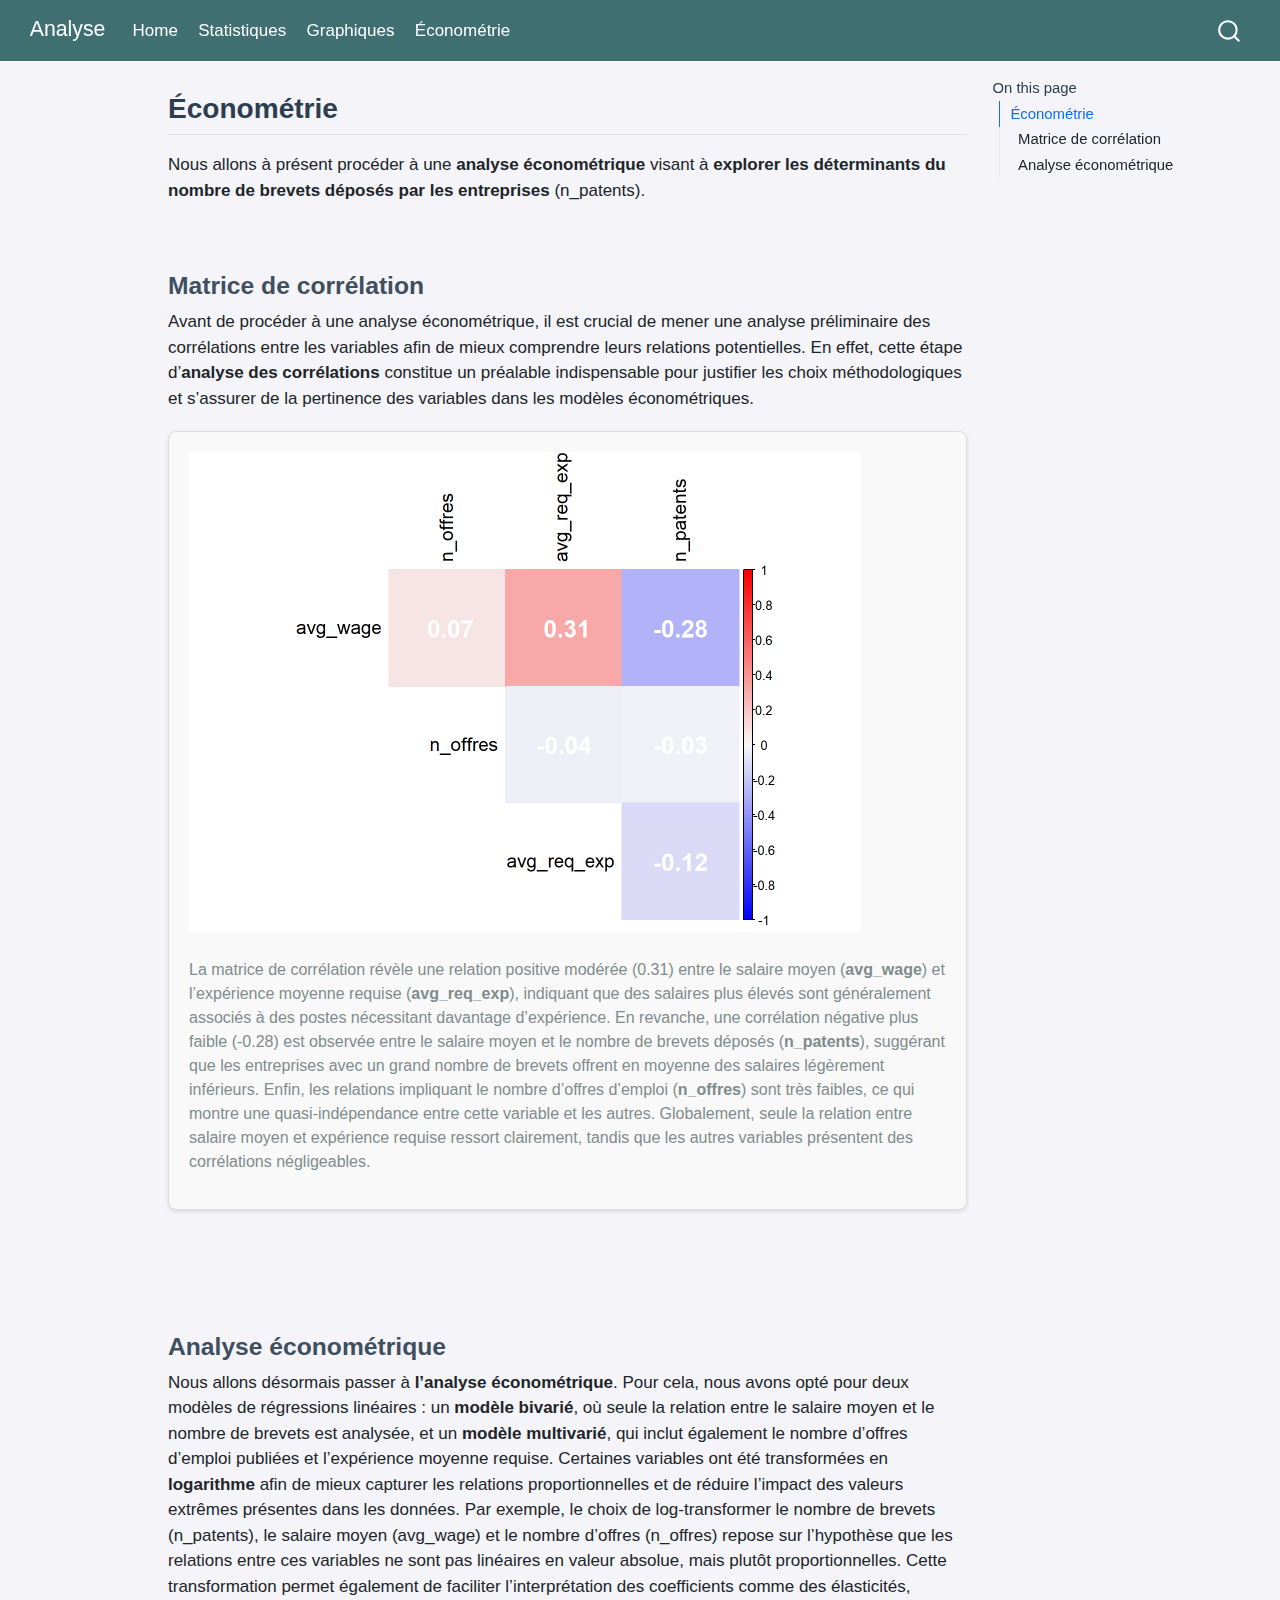
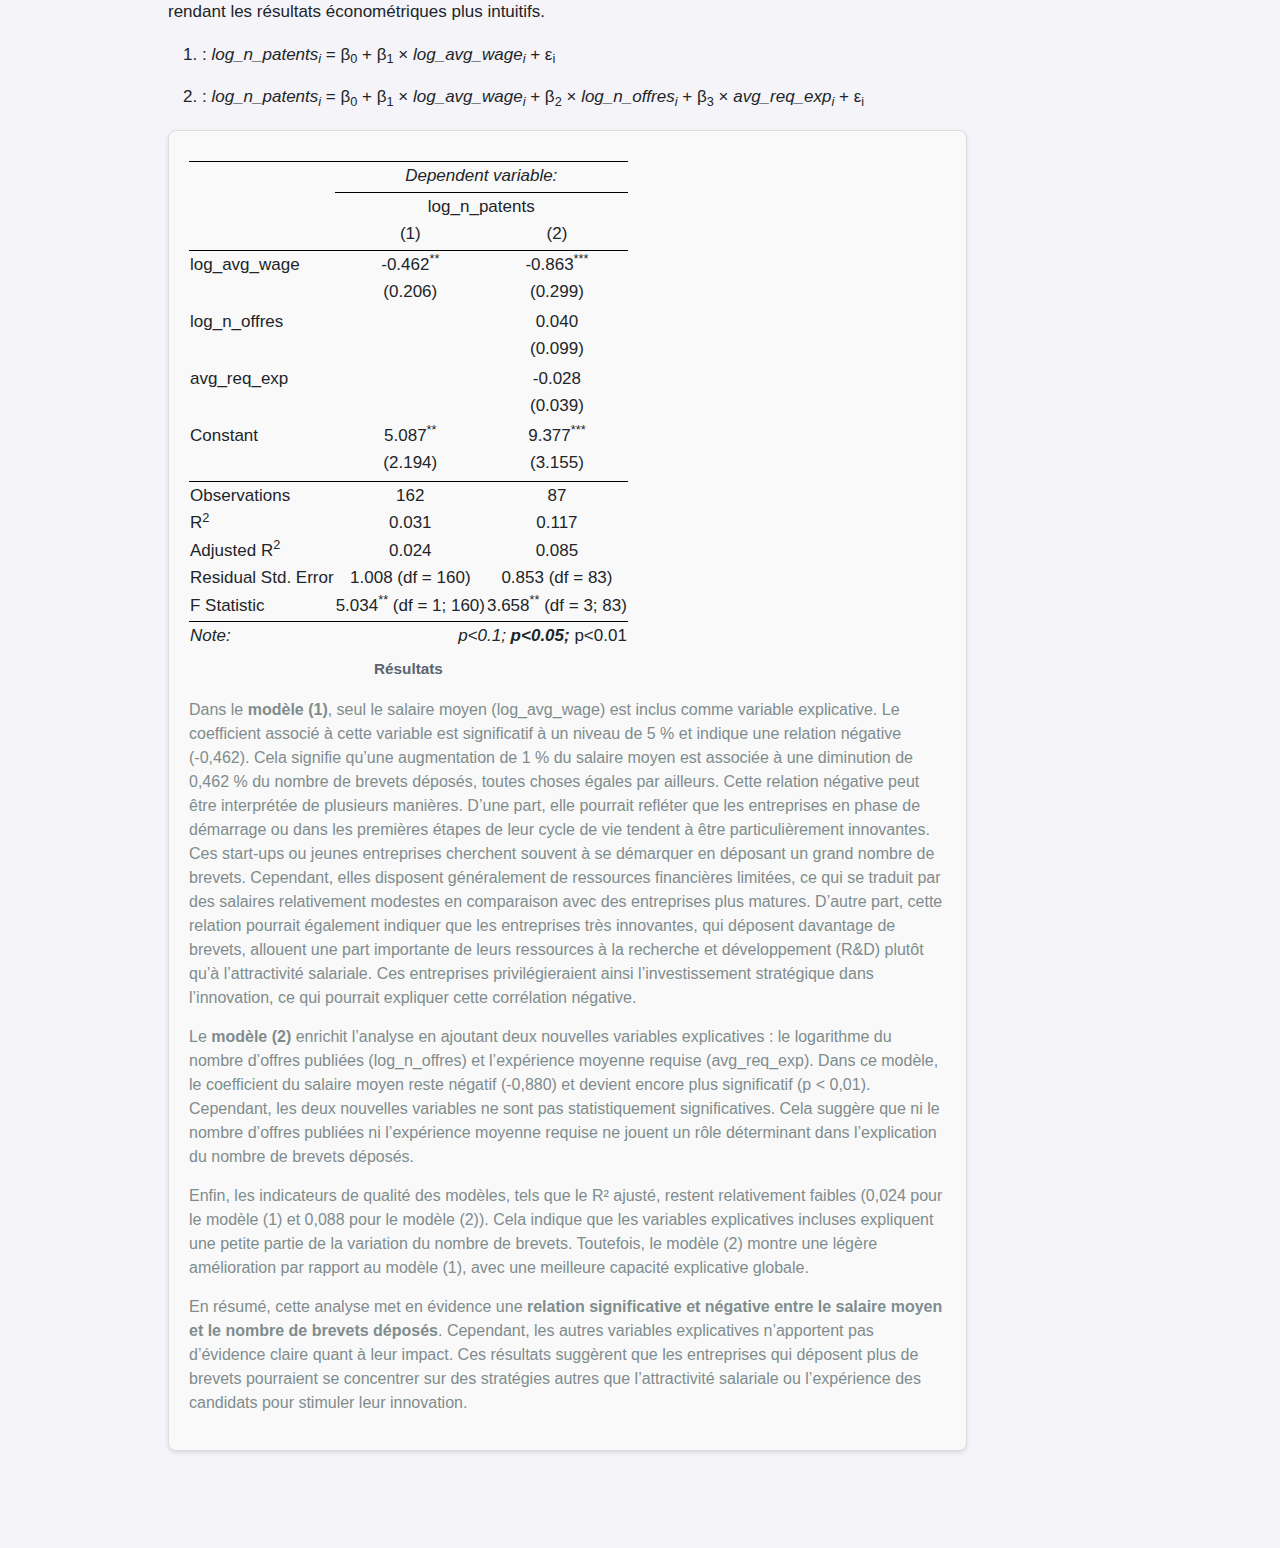
<file: docs/econometrics.html>
<!DOCTYPE html>
<html xmlns="http://www.w3.org/1999/xhtml" lang="en" xml:lang="en"><head>

<meta charset="utf-8">
<meta name="generator" content="quarto-1.4.555">

<meta name="viewport" content="width=device-width, initial-scale=1.0, user-scalable=yes">


<title>Analyse</title>
<style>
code{white-space: pre-wrap;}
span.smallcaps{font-variant: small-caps;}
div.columns{display: flex; gap: min(4vw, 1.5em);}
div.column{flex: auto; overflow-x: auto;}
div.hanging-indent{margin-left: 1.5em; text-indent: -1.5em;}
ul.task-list{list-style: none;}
ul.task-list li input[type="checkbox"] {
  width: 0.8em;
  margin: 0 0.8em 0.2em -1em; /* quarto-specific, see https://github.com/quarto-dev/quarto-cli/issues/4556 */ 
  vertical-align: middle;
}
</style>


<script src="site_libs/quarto-nav/quarto-nav.js"></script>
<script src="site_libs/quarto-nav/headroom.min.js"></script>
<script src="site_libs/clipboard/clipboard.min.js"></script>
<script src="site_libs/quarto-search/autocomplete.umd.js"></script>
<script src="site_libs/quarto-search/fuse.min.js"></script>
<script src="site_libs/quarto-search/quarto-search.js"></script>
<meta name="quarto:offset" content="./">
<script src="site_libs/quarto-html/quarto.js"></script>
<script src="site_libs/quarto-html/popper.min.js"></script>
<script src="site_libs/quarto-html/tippy.umd.min.js"></script>
<script src="site_libs/quarto-html/anchor.min.js"></script>
<link href="site_libs/quarto-html/tippy.css" rel="stylesheet">
<link href="site_libs/quarto-html/quarto-syntax-highlighting.css" rel="stylesheet" id="quarto-text-highlighting-styles">
<script src="site_libs/bootstrap/bootstrap.min.js"></script>
<link href="site_libs/bootstrap/bootstrap-icons.css" rel="stylesheet">
<link href="site_libs/bootstrap/bootstrap.min.css" rel="stylesheet" id="quarto-bootstrap" data-mode="light">
<script id="quarto-search-options" type="application/json">{
  "location": "navbar",
  "copy-button": false,
  "collapse-after": 3,
  "panel-placement": "end",
  "type": "overlay",
  "limit": 50,
  "keyboard-shortcut": [
    "f",
    "/",
    "s"
  ],
  "show-item-context": false,
  "language": {
    "search-no-results-text": "No results",
    "search-matching-documents-text": "matching documents",
    "search-copy-link-title": "Copy link to search",
    "search-hide-matches-text": "Hide additional matches",
    "search-more-match-text": "more match in this document",
    "search-more-matches-text": "more matches in this document",
    "search-clear-button-title": "Clear",
    "search-text-placeholder": "",
    "search-detached-cancel-button-title": "Cancel",
    "search-submit-button-title": "Submit",
    "search-label": "Search"
  }
}</script>


<link rel="stylesheet" href="styles.css">
</head>

<body class="nav-fixed">

<div id="quarto-search-results"></div>
  <header id="quarto-header" class="headroom fixed-top">
    <nav class="navbar navbar-expand-lg " data-bs-theme="dark">
      <div class="navbar-container container-fluid">
      <div class="navbar-brand-container mx-auto">
    <a class="navbar-brand" href="./index.html">
    <span class="navbar-title">Analyse</span>
    </a>
  </div>
            <div id="quarto-search" class="" title="Search"></div>
          <button class="navbar-toggler" type="button" data-bs-toggle="collapse" data-bs-target="#navbarCollapse" aria-controls="navbarCollapse" aria-expanded="false" aria-label="Toggle navigation" onclick="if (window.quartoToggleHeadroom) { window.quartoToggleHeadroom(); }">
  <span class="navbar-toggler-icon"></span>
</button>
          <div class="collapse navbar-collapse" id="navbarCollapse">
            <ul class="navbar-nav navbar-nav-scroll me-auto">
  <li class="nav-item">
    <a class="nav-link" href="./index.html"> 
<span class="menu-text">Home</span></a>
  </li>  
  <li class="nav-item">
    <a class="nav-link" href="./about.html"> 
<span class="menu-text">Statistiques</span></a>
  </li>  
  <li class="nav-item">
    <a class="nav-link" href="./Graphs.html"> 
<span class="menu-text">Graphiques</span></a>
  </li>  
  <li class="nav-item">
    <a class="nav-link active" href="./econometrics.html" aria-current="page"> 
<span class="menu-text">Économétrie</span></a>
  </li>  
</ul>
          </div> <!-- /navcollapse -->
          <div class="quarto-navbar-tools">
</div>
      </div> <!-- /container-fluid -->
    </nav>
</header>
<!-- content -->
<div id="quarto-content" class="quarto-container page-columns page-rows-contents page-layout-article page-navbar">
<!-- sidebar -->
<!-- margin-sidebar -->
    <div id="quarto-margin-sidebar" class="sidebar margin-sidebar">
        <nav id="TOC" role="doc-toc" class="toc-active">
    <h2 id="toc-title">On this page</h2>
   
  <ul>
  <li><a href="#économétrie" id="toc-économétrie" class="nav-link active" data-scroll-target="#économétrie">Économétrie</a>
  <ul class="collapse">
  <li><a href="#matrice-de-corrélation" id="toc-matrice-de-corrélation" class="nav-link" data-scroll-target="#matrice-de-corrélation">Matrice de corrélation</a></li>
  <li><a href="#analyse-économétrique" id="toc-analyse-économétrique" class="nav-link" data-scroll-target="#analyse-économétrique">Analyse économétrique</a></li>
  </ul></li>
  </ul>
</nav>
    </div>
<!-- main -->
<main class="content" id="quarto-document-content">




<section id="économétrie" class="level2">
<h2 class="anchored" data-anchor-id="économétrie">Économétrie</h2>
<p>Nous allons à présent procéder à une <strong>analyse économétrique</strong> visant à <strong>explorer les déterminants du nombre de brevets déposés par les entreprises</strong> (n_patents).</p>
<p><br></p>
<section id="matrice-de-corrélation" class="level3">
<h3 class="anchored" data-anchor-id="matrice-de-corrélation">Matrice de corrélation</h3>
<p>Avant de procéder à une analyse économétrique, il est crucial de mener une analyse préliminaire des corrélations entre les variables afin de mieux comprendre leurs relations potentielles. En effet, cette étape d’<strong>analyse des corrélations</strong> constitue un préalable indispensable pour justifier les choix méthodologiques et s’assurer de la pertinence des variables dans les modèles économétriques.</p>
<div class="graph-section">
<div class="cell">
<div class="cell-output-display">
<div>
<figure class="figure">
<p><img src="econometrics_files/figure-html/unnamed-chunk-1-1.png" class="img-fluid figure-img" width="672"></p>
</figure>
</div>
</div>
</div>
<p>La matrice de corrélation révèle une relation positive modérée (0.31) entre le salaire moyen (<strong>avg_wage</strong>) et l’expérience moyenne requise (<strong>avg_req_exp</strong>), indiquant que des salaires plus élevés sont généralement associés à des postes nécessitant davantage d’expérience. En revanche, une corrélation négative plus faible (-0.28) est observée entre le salaire moyen et le nombre de brevets déposés (<strong>n_patents</strong>), suggérant que les entreprises avec un grand nombre de brevets offrent en moyenne des salaires légèrement inférieurs. Enfin, les relations impliquant le nombre d’offres d’emploi (<strong>n_offres</strong>) sont très faibles, ce qui montre une quasi-indépendance entre cette variable et les autres. Globalement, seule la relation entre salaire moyen et expérience requise ressort clairement, tandis que les autres variables présentent des corrélations négligeables.</p>
</div>
<p><br> <br> <br></p>
</section>
<section id="analyse-économétrique" class="level3">
<h3 class="anchored" data-anchor-id="analyse-économétrique">Analyse économétrique</h3>
Nous allons désormais passer à <strong>l’analyse économétrique</strong>. Pour cela, nous avons opté pour deux modèles de régressions linéaires : un <strong>modèle bivarié</strong>, où seule la relation entre le salaire moyen et le nombre de brevets est analysée, et un <strong>modèle multivarié</strong>, qui inclut également le nombre d’offres d’emploi publiées et l’expérience moyenne requise. Certaines variables ont été transformées en <strong>logarithme</strong> afin de mieux capturer les relations proportionnelles et de réduire l’impact des valeurs extrêmes présentes dans les données. Par exemple, le choix de log-transformer le nombre de brevets (n_patents), le salaire moyen (avg_wage) et le nombre d’offres (n_offres) repose sur l’hypothèse que les relations entre ces variables ne sont pas linéaires en valeur absolue, mais plutôt proportionnelles. Cette transformation permet également de faciliter l’interprétation des coefficients comme des élasticités, rendant les résultats économétriques plus intuitifs.
<p>
</p><ol type="1">
<li>: <i>log_n_patents<sub>i</sub></i> = β<sub>0</sub> + β<sub>1</sub> × <i>log_avg_wage<sub>i</sub></i> + ε<sub>i</sub></li>
</ol>
<p></p>
<p>
</p><ol start="2" type="1">
<li>: <i>log_n_patents<sub>i</sub></i> = β<sub>0</sub> + β<sub>1</sub> × <i>log_avg_wage<sub>i</sub></i> + β<sub>2</sub> × <i>log_n_offres<sub>i</sub></i> + β<sub>3</sub> × <i>avg_req_exp<sub>i</sub></i> + ε<sub>i</sub></li>
</ol>
<p></p>
<div class="graph-section">
<table style="text-align:center">
<caption>
<strong>Résultats</strong>
</caption>
<tbody><tr>
<td colspan="3" style="border-bottom: 1px solid black">
</td>
</tr>
<tr>
<td style="text-align:left">
</td>
<td colspan="2">
<em>Dependent variable:</em>
</td>
</tr>
<tr>
<td>
</td>
<td colspan="2" style="border-bottom: 1px solid black">
</td>
</tr>
<tr>
<td style="text-align:left">
</td>
<td colspan="2">
log_n_patents
</td>
</tr>
<tr>
<td style="text-align:left">
</td>
<td>
(1)
</td>
<td>
(2)
</td>
</tr>
<tr>
<td colspan="3" style="border-bottom: 1px solid black">
</td>
</tr>
<tr>
<td style="text-align:left">
log_avg_wage
</td>
<td>
-0.462<sup>**</sup>
</td>
<td>
-0.863<sup>***</sup>
</td>
</tr>
<tr>
<td style="text-align:left">
</td>
<td>
(0.206)
</td>
<td>
(0.299)
</td>
</tr>
<tr>
<td style="text-align:left">
</td>
<td>
</td>
<td>
</td>
</tr>
<tr>
<td style="text-align:left">
log_n_offres
</td>
<td>
</td>
<td>
0.040
</td>
</tr>
<tr>
<td style="text-align:left">
</td>
<td>
</td>
<td>
(0.099)
</td>
</tr>
<tr>
<td style="text-align:left">
</td>
<td>
</td>
<td>
</td>
</tr>
<tr>
<td style="text-align:left">
avg_req_exp
</td>
<td>
</td>
<td>
-0.028
</td>
</tr>
<tr>
<td style="text-align:left">
</td>
<td>
</td>
<td>
(0.039)
</td>
</tr>
<tr>
<td style="text-align:left">
</td>
<td>
</td>
<td>
</td>
</tr>
<tr>
<td style="text-align:left">
Constant
</td>
<td>
5.087<sup>**</sup>
</td>
<td>
9.377<sup>***</sup>
</td>
</tr>
<tr>
<td style="text-align:left">
</td>
<td>
(2.194)
</td>
<td>
(3.155)
</td>
</tr>
<tr>
<td style="text-align:left">
</td>
<td>
</td>
<td>
</td>
</tr>
<tr>
<td colspan="3" style="border-bottom: 1px solid black">
</td>
</tr>
<tr>
<td style="text-align:left">
Observations
</td>
<td>
162
</td>
<td>
87
</td>
</tr>
<tr>
<td style="text-align:left">
R<sup>2</sup>
</td>
<td>
0.031
</td>
<td>
0.117
</td>
</tr>
<tr>
<td style="text-align:left">
Adjusted R<sup>2</sup>
</td>
<td>
0.024
</td>
<td>
0.085
</td>
</tr>
<tr>
<td style="text-align:left">
Residual Std. Error
</td>
<td>
1.008 (df = 160)
</td>
<td>
0.853 (df = 83)
</td>
</tr>
<tr>
<td style="text-align:left">
F Statistic
</td>
<td>
5.034<sup>**</sup> (df = 1; 160)
</td>
<td>
3.658<sup>**</sup> (df = 3; 83)
</td>
</tr>
<tr>
<td colspan="3" style="border-bottom: 1px solid black">
</td>
</tr>
<tr>
<td style="text-align:left">
<em>Note:</em>
</td>
<td colspan="2" style="text-align:right">
<sup><em></em></sup><em>p&lt;0.1; <sup><strong></strong></sup><strong>p&lt;0.05; <sup></sup></strong></em>p&lt;0.01
</td>
</tr>
</tbody></table>
<p>Dans le <strong>modèle (1)</strong>, seul le salaire moyen (log_avg_wage) est inclus comme variable explicative. Le coefficient associé à cette variable est significatif à un niveau de 5 % et indique une relation négative (-0,462). Cela signifie qu’une augmentation de 1 % du salaire moyen est associée à une diminution de 0,462 % du nombre de brevets déposés, toutes choses égales par ailleurs. Cette relation négative peut être interprétée de plusieurs manières. D’une part, elle pourrait refléter que les entreprises en phase de démarrage ou dans les premières étapes de leur cycle de vie tendent à être particulièrement innovantes. Ces start-ups ou jeunes entreprises cherchent souvent à se démarquer en déposant un grand nombre de brevets. Cependant, elles disposent généralement de ressources financières limitées, ce qui se traduit par des salaires relativement modestes en comparaison avec des entreprises plus matures. D’autre part, cette relation pourrait également indiquer que les entreprises très innovantes, qui déposent davantage de brevets, allouent une part importante de leurs ressources à la recherche et développement (R&amp;D) plutôt qu’à l’attractivité salariale. Ces entreprises privilégieraient ainsi l’investissement stratégique dans l’innovation, ce qui pourrait expliquer cette corrélation négative.</p>
<p>Le <strong>modèle (2)</strong> enrichit l’analyse en ajoutant deux nouvelles variables explicatives : le logarithme du nombre d’offres publiées (log_n_offres) et l’expérience moyenne requise (avg_req_exp). Dans ce modèle, le coefficient du salaire moyen reste négatif (-0,880) et devient encore plus significatif (p &lt; 0,01). Cependant, les deux nouvelles variables ne sont pas statistiquement significatives. Cela suggère que ni le nombre d’offres publiées ni l’expérience moyenne requise ne jouent un rôle déterminant dans l’explication du nombre de brevets déposés.</p>
<p>Enfin, les indicateurs de qualité des modèles, tels que le R² ajusté, restent relativement faibles (0,024 pour le modèle (1) et 0,088 pour le modèle (2)). Cela indique que les variables explicatives incluses expliquent une petite partie de la variation du nombre de brevets. Toutefois, le modèle (2) montre une légère amélioration par rapport au modèle (1), avec une meilleure capacité explicative globale.</p>
<p>En résumé, cette analyse met en évidence une <strong>relation significative et négative entre le salaire moyen et le nombre de brevets déposés</strong>. Cependant, les autres variables explicatives n’apportent pas d’évidence claire quant à leur impact. Ces résultats suggèrent que les entreprises qui déposent plus de brevets pourraient se concentrer sur des stratégies autres que l’attractivité salariale ou l’expérience des candidats pour stimuler leur innovation.</p>
</div>


</section>
</section>

</main> <!-- /main -->
<script id="quarto-html-after-body" type="application/javascript">
window.document.addEventListener("DOMContentLoaded", function (event) {
  const toggleBodyColorMode = (bsSheetEl) => {
    const mode = bsSheetEl.getAttribute("data-mode");
    const bodyEl = window.document.querySelector("body");
    if (mode === "dark") {
      bodyEl.classList.add("quarto-dark");
      bodyEl.classList.remove("quarto-light");
    } else {
      bodyEl.classList.add("quarto-light");
      bodyEl.classList.remove("quarto-dark");
    }
  }
  const toggleBodyColorPrimary = () => {
    const bsSheetEl = window.document.querySelector("link#quarto-bootstrap");
    if (bsSheetEl) {
      toggleBodyColorMode(bsSheetEl);
    }
  }
  toggleBodyColorPrimary();  
  const icon = "";
  const anchorJS = new window.AnchorJS();
  anchorJS.options = {
    placement: 'right',
    icon: icon
  };
  anchorJS.add('.anchored');
  const isCodeAnnotation = (el) => {
    for (const clz of el.classList) {
      if (clz.startsWith('code-annotation-')) {                     
        return true;
      }
    }
    return false;
  }
  const clipboard = new window.ClipboardJS('.code-copy-button', {
    text: function(trigger) {
      const codeEl = trigger.previousElementSibling.cloneNode(true);
      for (const childEl of codeEl.children) {
        if (isCodeAnnotation(childEl)) {
          childEl.remove();
        }
      }
      return codeEl.innerText;
    }
  });
  clipboard.on('success', function(e) {
    // button target
    const button = e.trigger;
    // don't keep focus
    button.blur();
    // flash "checked"
    button.classList.add('code-copy-button-checked');
    var currentTitle = button.getAttribute("title");
    button.setAttribute("title", "Copied!");
    let tooltip;
    if (window.bootstrap) {
      button.setAttribute("data-bs-toggle", "tooltip");
      button.setAttribute("data-bs-placement", "left");
      button.setAttribute("data-bs-title", "Copied!");
      tooltip = new bootstrap.Tooltip(button, 
        { trigger: "manual", 
          customClass: "code-copy-button-tooltip",
          offset: [0, -8]});
      tooltip.show();    
    }
    setTimeout(function() {
      if (tooltip) {
        tooltip.hide();
        button.removeAttribute("data-bs-title");
        button.removeAttribute("data-bs-toggle");
        button.removeAttribute("data-bs-placement");
      }
      button.setAttribute("title", currentTitle);
      button.classList.remove('code-copy-button-checked');
    }, 1000);
    // clear code selection
    e.clearSelection();
  });
    var localhostRegex = new RegExp(/^(?:http|https):\/\/localhost\:?[0-9]*\//);
    var mailtoRegex = new RegExp(/^mailto:/);
      var filterRegex = new RegExp('/' + window.location.host + '/');
    var isInternal = (href) => {
        return filterRegex.test(href) || localhostRegex.test(href) || mailtoRegex.test(href);
    }
    // Inspect non-navigation links and adorn them if external
 	var links = window.document.querySelectorAll('a[href]:not(.nav-link):not(.navbar-brand):not(.toc-action):not(.sidebar-link):not(.sidebar-item-toggle):not(.pagination-link):not(.no-external):not([aria-hidden]):not(.dropdown-item):not(.quarto-navigation-tool)');
    for (var i=0; i<links.length; i++) {
      const link = links[i];
      if (!isInternal(link.href)) {
        // undo the damage that might have been done by quarto-nav.js in the case of
        // links that we want to consider external
        if (link.dataset.originalHref !== undefined) {
          link.href = link.dataset.originalHref;
        }
      }
    }
  function tippyHover(el, contentFn, onTriggerFn, onUntriggerFn) {
    const config = {
      allowHTML: true,
      maxWidth: 500,
      delay: 100,
      arrow: false,
      appendTo: function(el) {
          return el.parentElement;
      },
      interactive: true,
      interactiveBorder: 10,
      theme: 'quarto',
      placement: 'bottom-start',
    };
    if (contentFn) {
      config.content = contentFn;
    }
    if (onTriggerFn) {
      config.onTrigger = onTriggerFn;
    }
    if (onUntriggerFn) {
      config.onUntrigger = onUntriggerFn;
    }
    window.tippy(el, config); 
  }
  const noterefs = window.document.querySelectorAll('a[role="doc-noteref"]');
  for (var i=0; i<noterefs.length; i++) {
    const ref = noterefs[i];
    tippyHover(ref, function() {
      // use id or data attribute instead here
      let href = ref.getAttribute('data-footnote-href') || ref.getAttribute('href');
      try { href = new URL(href).hash; } catch {}
      const id = href.replace(/^#\/?/, "");
      const note = window.document.getElementById(id);
      if (note) {
        return note.innerHTML;
      } else {
        return "";
      }
    });
  }
  const xrefs = window.document.querySelectorAll('a.quarto-xref');
  const processXRef = (id, note) => {
    // Strip column container classes
    const stripColumnClz = (el) => {
      el.classList.remove("page-full", "page-columns");
      if (el.children) {
        for (const child of el.children) {
          stripColumnClz(child);
        }
      }
    }
    stripColumnClz(note)
    if (id === null || id.startsWith('sec-')) {
      // Special case sections, only their first couple elements
      const container = document.createElement("div");
      if (note.children && note.children.length > 2) {
        container.appendChild(note.children[0].cloneNode(true));
        for (let i = 1; i < note.children.length; i++) {
          const child = note.children[i];
          if (child.tagName === "P" && child.innerText === "") {
            continue;
          } else {
            container.appendChild(child.cloneNode(true));
            break;
          }
        }
        if (window.Quarto?.typesetMath) {
          window.Quarto.typesetMath(container);
        }
        return container.innerHTML
      } else {
        if (window.Quarto?.typesetMath) {
          window.Quarto.typesetMath(note);
        }
        return note.innerHTML;
      }
    } else {
      // Remove any anchor links if they are present
      const anchorLink = note.querySelector('a.anchorjs-link');
      if (anchorLink) {
        anchorLink.remove();
      }
      if (window.Quarto?.typesetMath) {
        window.Quarto.typesetMath(note);
      }
      // TODO in 1.5, we should make sure this works without a callout special case
      if (note.classList.contains("callout")) {
        return note.outerHTML;
      } else {
        return note.innerHTML;
      }
    }
  }
  for (var i=0; i<xrefs.length; i++) {
    const xref = xrefs[i];
    tippyHover(xref, undefined, function(instance) {
      instance.disable();
      let url = xref.getAttribute('href');
      let hash = undefined; 
      if (url.startsWith('#')) {
        hash = url;
      } else {
        try { hash = new URL(url).hash; } catch {}
      }
      if (hash) {
        const id = hash.replace(/^#\/?/, "");
        const note = window.document.getElementById(id);
        if (note !== null) {
          try {
            const html = processXRef(id, note.cloneNode(true));
            instance.setContent(html);
          } finally {
            instance.enable();
            instance.show();
          }
        } else {
          // See if we can fetch this
          fetch(url.split('#')[0])
          .then(res => res.text())
          .then(html => {
            const parser = new DOMParser();
            const htmlDoc = parser.parseFromString(html, "text/html");
            const note = htmlDoc.getElementById(id);
            if (note !== null) {
              const html = processXRef(id, note);
              instance.setContent(html);
            } 
          }).finally(() => {
            instance.enable();
            instance.show();
          });
        }
      } else {
        // See if we can fetch a full url (with no hash to target)
        // This is a special case and we should probably do some content thinning / targeting
        fetch(url)
        .then(res => res.text())
        .then(html => {
          const parser = new DOMParser();
          const htmlDoc = parser.parseFromString(html, "text/html");
          const note = htmlDoc.querySelector('main.content');
          if (note !== null) {
            // This should only happen for chapter cross references
            // (since there is no id in the URL)
            // remove the first header
            if (note.children.length > 0 && note.children[0].tagName === "HEADER") {
              note.children[0].remove();
            }
            const html = processXRef(null, note);
            instance.setContent(html);
          } 
        }).finally(() => {
          instance.enable();
          instance.show();
        });
      }
    }, function(instance) {
    });
  }
      let selectedAnnoteEl;
      const selectorForAnnotation = ( cell, annotation) => {
        let cellAttr = 'data-code-cell="' + cell + '"';
        let lineAttr = 'data-code-annotation="' +  annotation + '"';
        const selector = 'span[' + cellAttr + '][' + lineAttr + ']';
        return selector;
      }
      const selectCodeLines = (annoteEl) => {
        const doc = window.document;
        const targetCell = annoteEl.getAttribute("data-target-cell");
        const targetAnnotation = annoteEl.getAttribute("data-target-annotation");
        const annoteSpan = window.document.querySelector(selectorForAnnotation(targetCell, targetAnnotation));
        const lines = annoteSpan.getAttribute("data-code-lines").split(",");
        const lineIds = lines.map((line) => {
          return targetCell + "-" + line;
        })
        let top = null;
        let height = null;
        let parent = null;
        if (lineIds.length > 0) {
            //compute the position of the single el (top and bottom and make a div)
            const el = window.document.getElementById(lineIds[0]);
            top = el.offsetTop;
            height = el.offsetHeight;
            parent = el.parentElement.parentElement;
          if (lineIds.length > 1) {
            const lastEl = window.document.getElementById(lineIds[lineIds.length - 1]);
            const bottom = lastEl.offsetTop + lastEl.offsetHeight;
            height = bottom - top;
          }
          if (top !== null && height !== null && parent !== null) {
            // cook up a div (if necessary) and position it 
            let div = window.document.getElementById("code-annotation-line-highlight");
            if (div === null) {
              div = window.document.createElement("div");
              div.setAttribute("id", "code-annotation-line-highlight");
              div.style.position = 'absolute';
              parent.appendChild(div);
            }
            div.style.top = top - 2 + "px";
            div.style.height = height + 4 + "px";
            div.style.left = 0;
            let gutterDiv = window.document.getElementById("code-annotation-line-highlight-gutter");
            if (gutterDiv === null) {
              gutterDiv = window.document.createElement("div");
              gutterDiv.setAttribute("id", "code-annotation-line-highlight-gutter");
              gutterDiv.style.position = 'absolute';
              const codeCell = window.document.getElementById(targetCell);
              const gutter = codeCell.querySelector('.code-annotation-gutter');
              gutter.appendChild(gutterDiv);
            }
            gutterDiv.style.top = top - 2 + "px";
            gutterDiv.style.height = height + 4 + "px";
          }
          selectedAnnoteEl = annoteEl;
        }
      };
      const unselectCodeLines = () => {
        const elementsIds = ["code-annotation-line-highlight", "code-annotation-line-highlight-gutter"];
        elementsIds.forEach((elId) => {
          const div = window.document.getElementById(elId);
          if (div) {
            div.remove();
          }
        });
        selectedAnnoteEl = undefined;
      };
        // Handle positioning of the toggle
    window.addEventListener(
      "resize",
      throttle(() => {
        elRect = undefined;
        if (selectedAnnoteEl) {
          selectCodeLines(selectedAnnoteEl);
        }
      }, 10)
    );
    function throttle(fn, ms) {
    let throttle = false;
    let timer;
      return (...args) => {
        if(!throttle) { // first call gets through
            fn.apply(this, args);
            throttle = true;
        } else { // all the others get throttled
            if(timer) clearTimeout(timer); // cancel #2
            timer = setTimeout(() => {
              fn.apply(this, args);
              timer = throttle = false;
            }, ms);
        }
      };
    }
      // Attach click handler to the DT
      const annoteDls = window.document.querySelectorAll('dt[data-target-cell]');
      for (const annoteDlNode of annoteDls) {
        annoteDlNode.addEventListener('click', (event) => {
          const clickedEl = event.target;
          if (clickedEl !== selectedAnnoteEl) {
            unselectCodeLines();
            const activeEl = window.document.querySelector('dt[data-target-cell].code-annotation-active');
            if (activeEl) {
              activeEl.classList.remove('code-annotation-active');
            }
            selectCodeLines(clickedEl);
            clickedEl.classList.add('code-annotation-active');
          } else {
            // Unselect the line
            unselectCodeLines();
            clickedEl.classList.remove('code-annotation-active');
          }
        });
      }
  const findCites = (el) => {
    const parentEl = el.parentElement;
    if (parentEl) {
      const cites = parentEl.dataset.cites;
      if (cites) {
        return {
          el,
          cites: cites.split(' ')
        };
      } else {
        return findCites(el.parentElement)
      }
    } else {
      return undefined;
    }
  };
  var bibliorefs = window.document.querySelectorAll('a[role="doc-biblioref"]');
  for (var i=0; i<bibliorefs.length; i++) {
    const ref = bibliorefs[i];
    const citeInfo = findCites(ref);
    if (citeInfo) {
      tippyHover(citeInfo.el, function() {
        var popup = window.document.createElement('div');
        citeInfo.cites.forEach(function(cite) {
          var citeDiv = window.document.createElement('div');
          citeDiv.classList.add('hanging-indent');
          citeDiv.classList.add('csl-entry');
          var biblioDiv = window.document.getElementById('ref-' + cite);
          if (biblioDiv) {
            citeDiv.innerHTML = biblioDiv.innerHTML;
          }
          popup.appendChild(citeDiv);
        });
        return popup.innerHTML;
      });
    }
  }
});
</script>
</div> <!-- /content -->




</body></html>
</file>
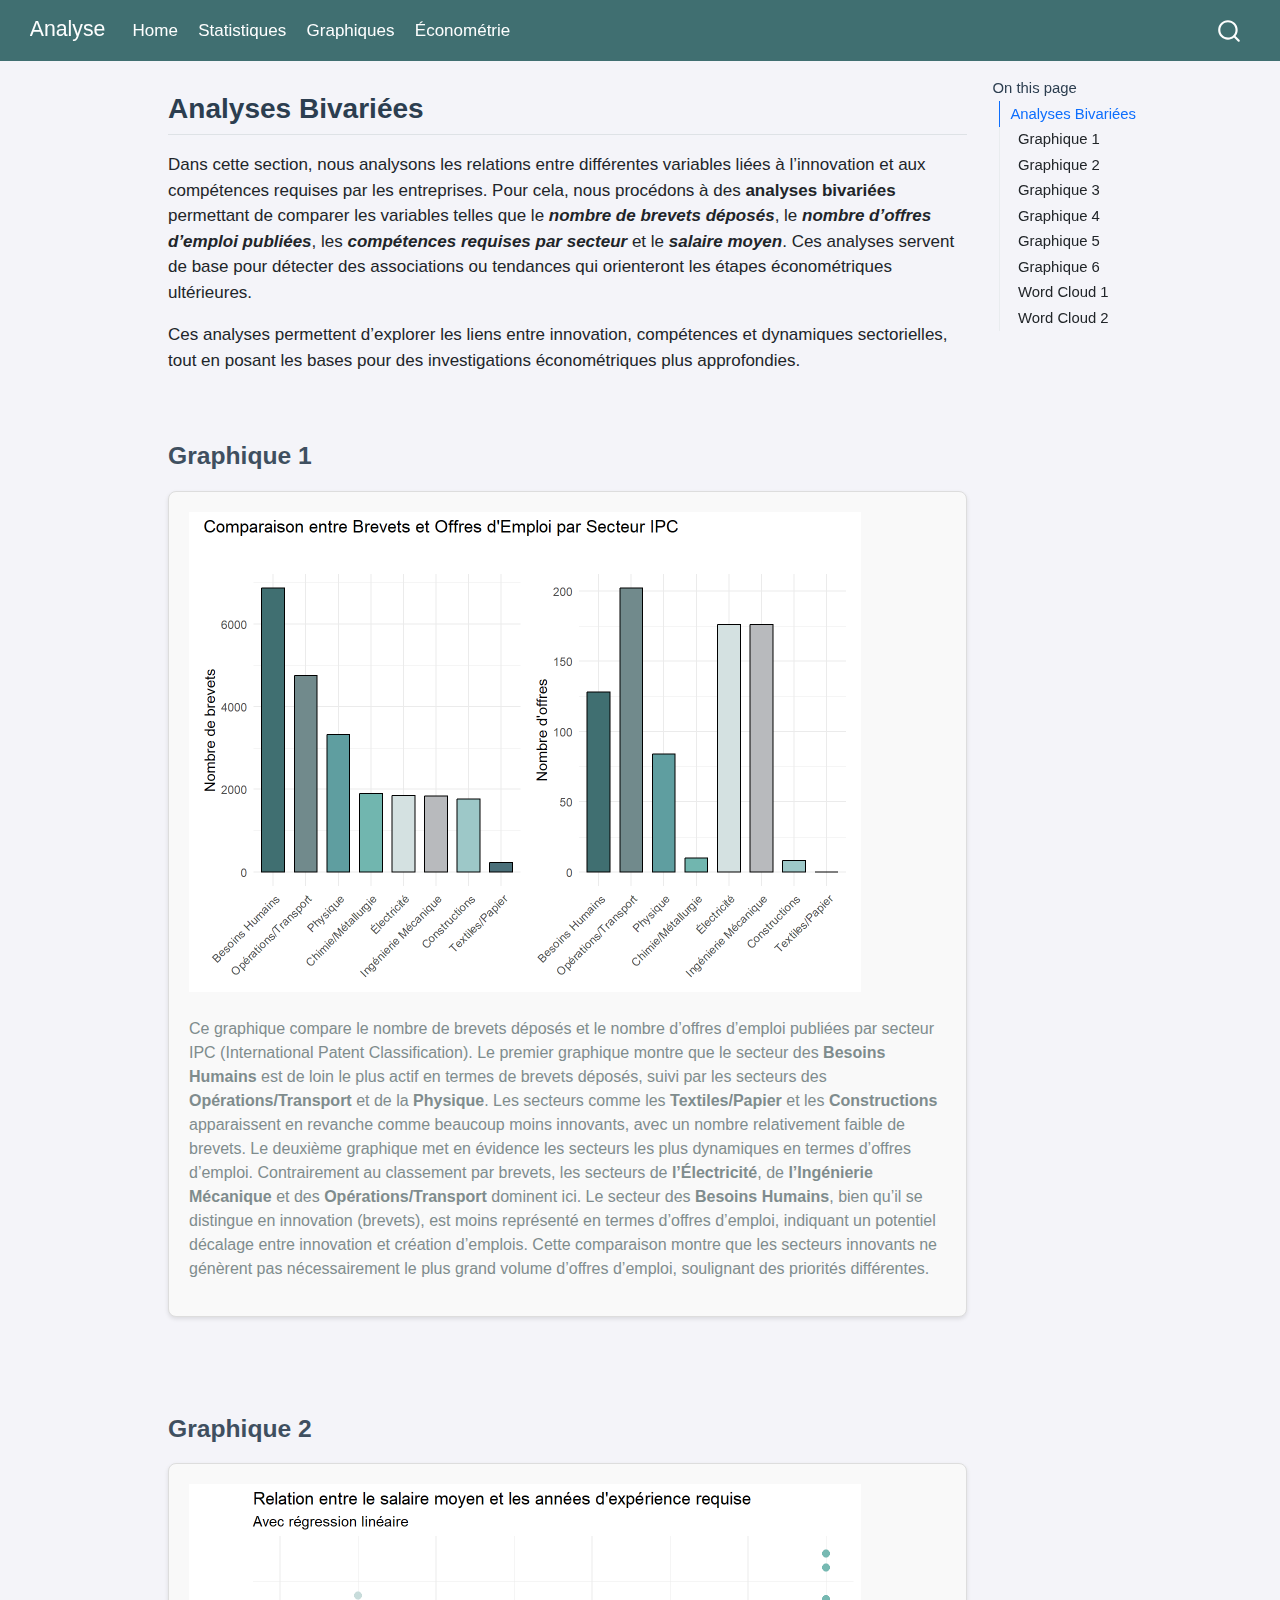
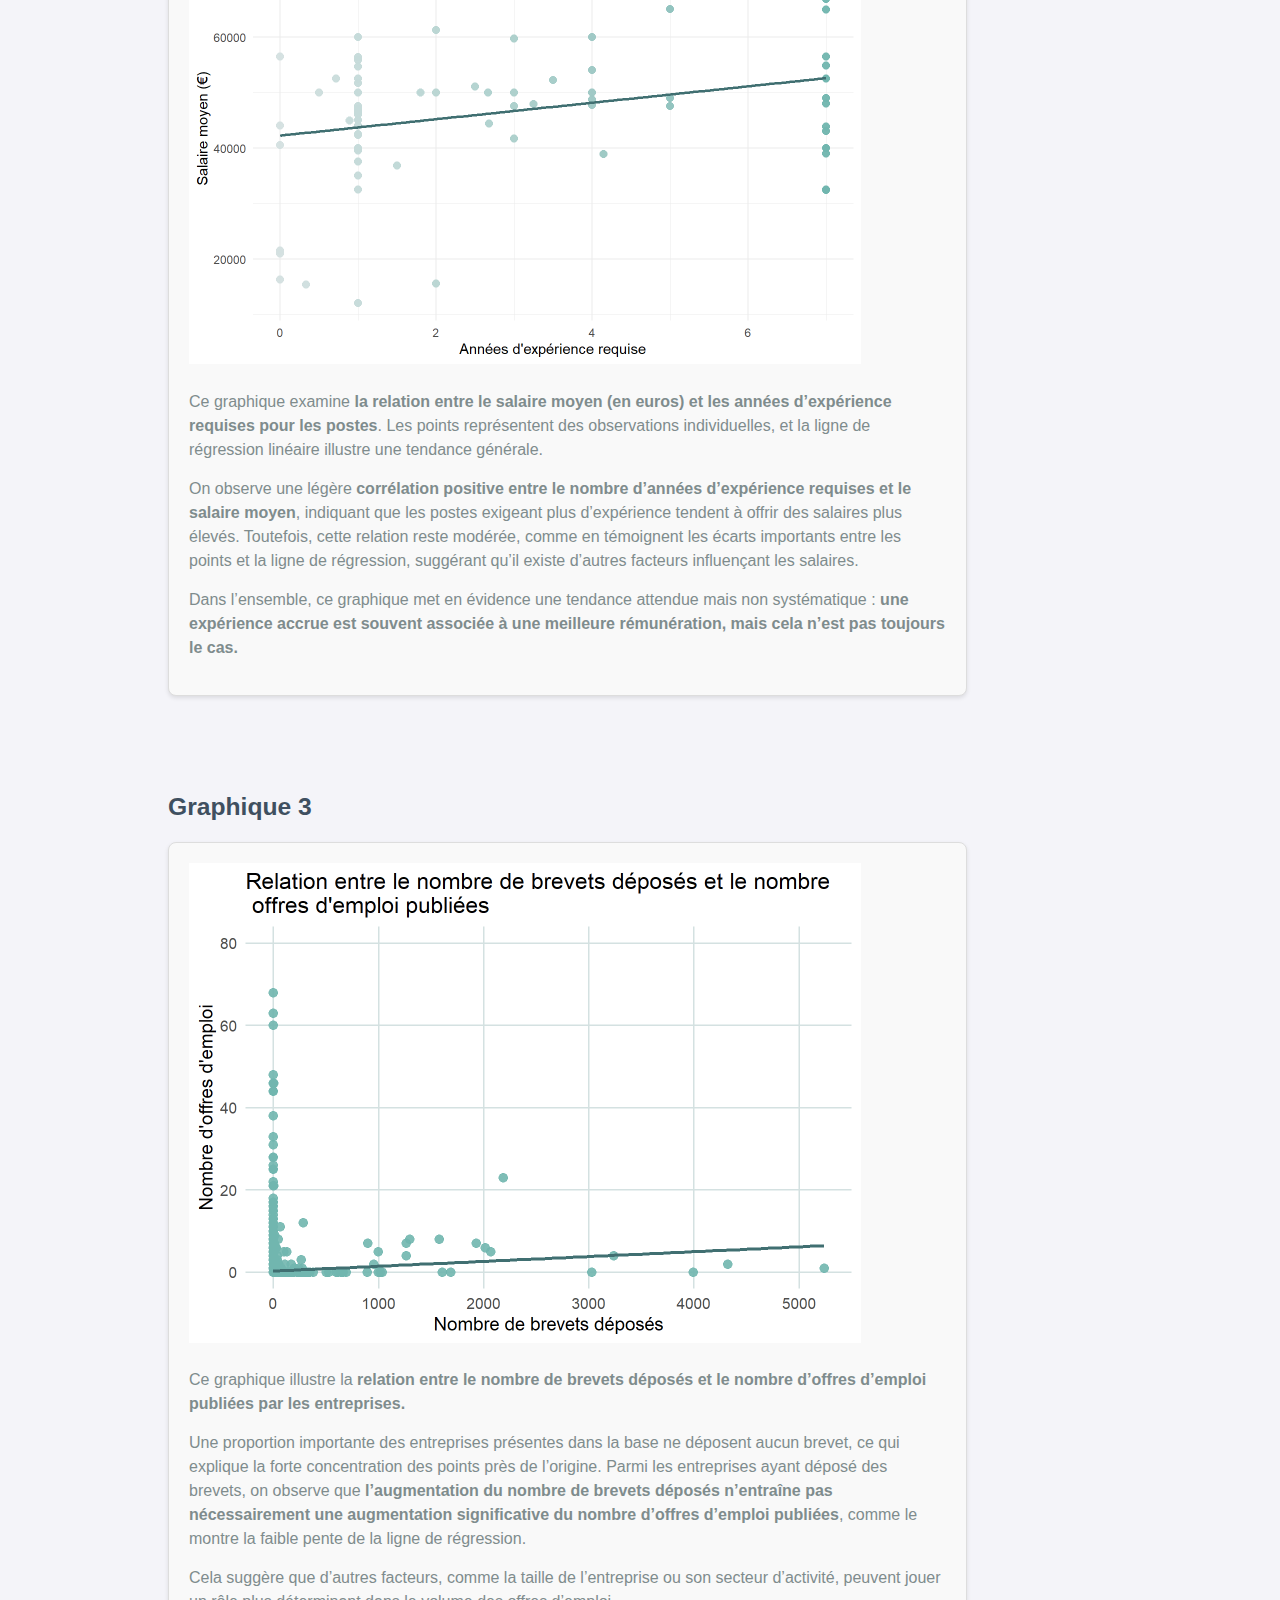
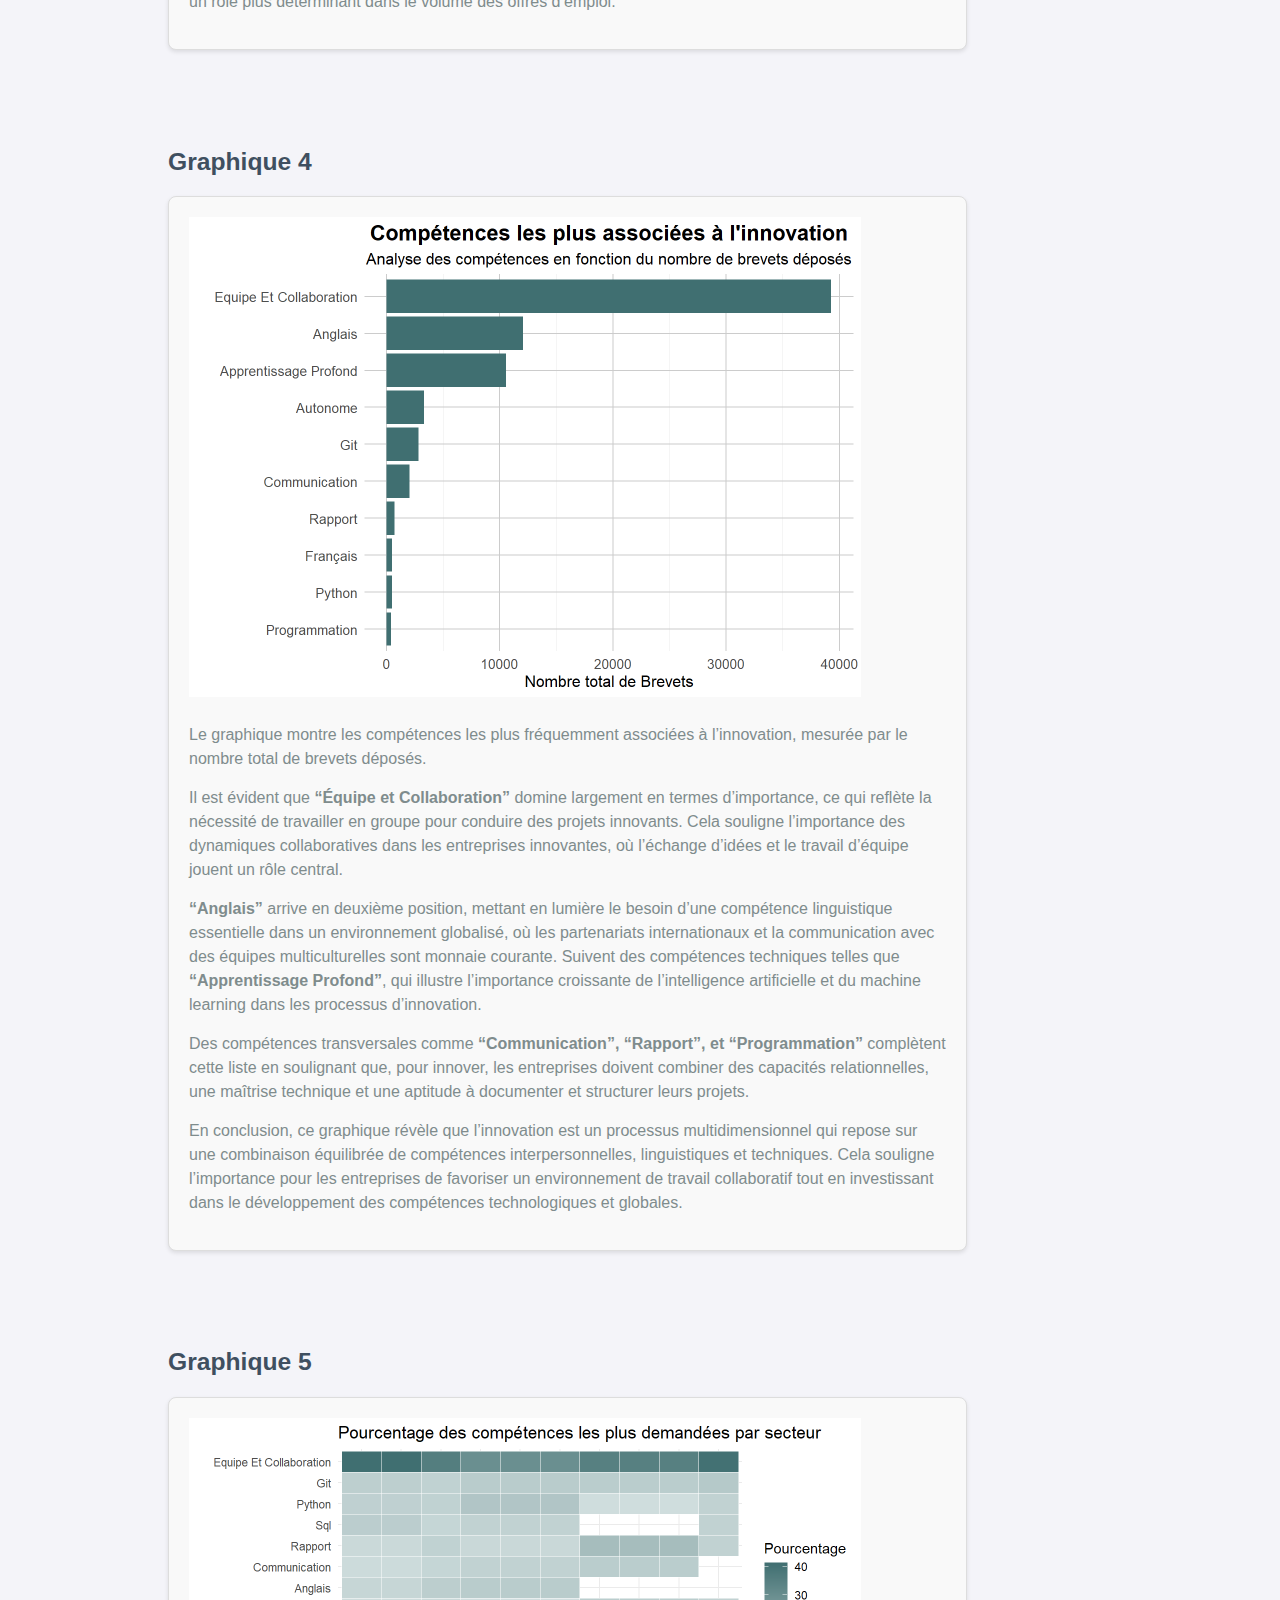
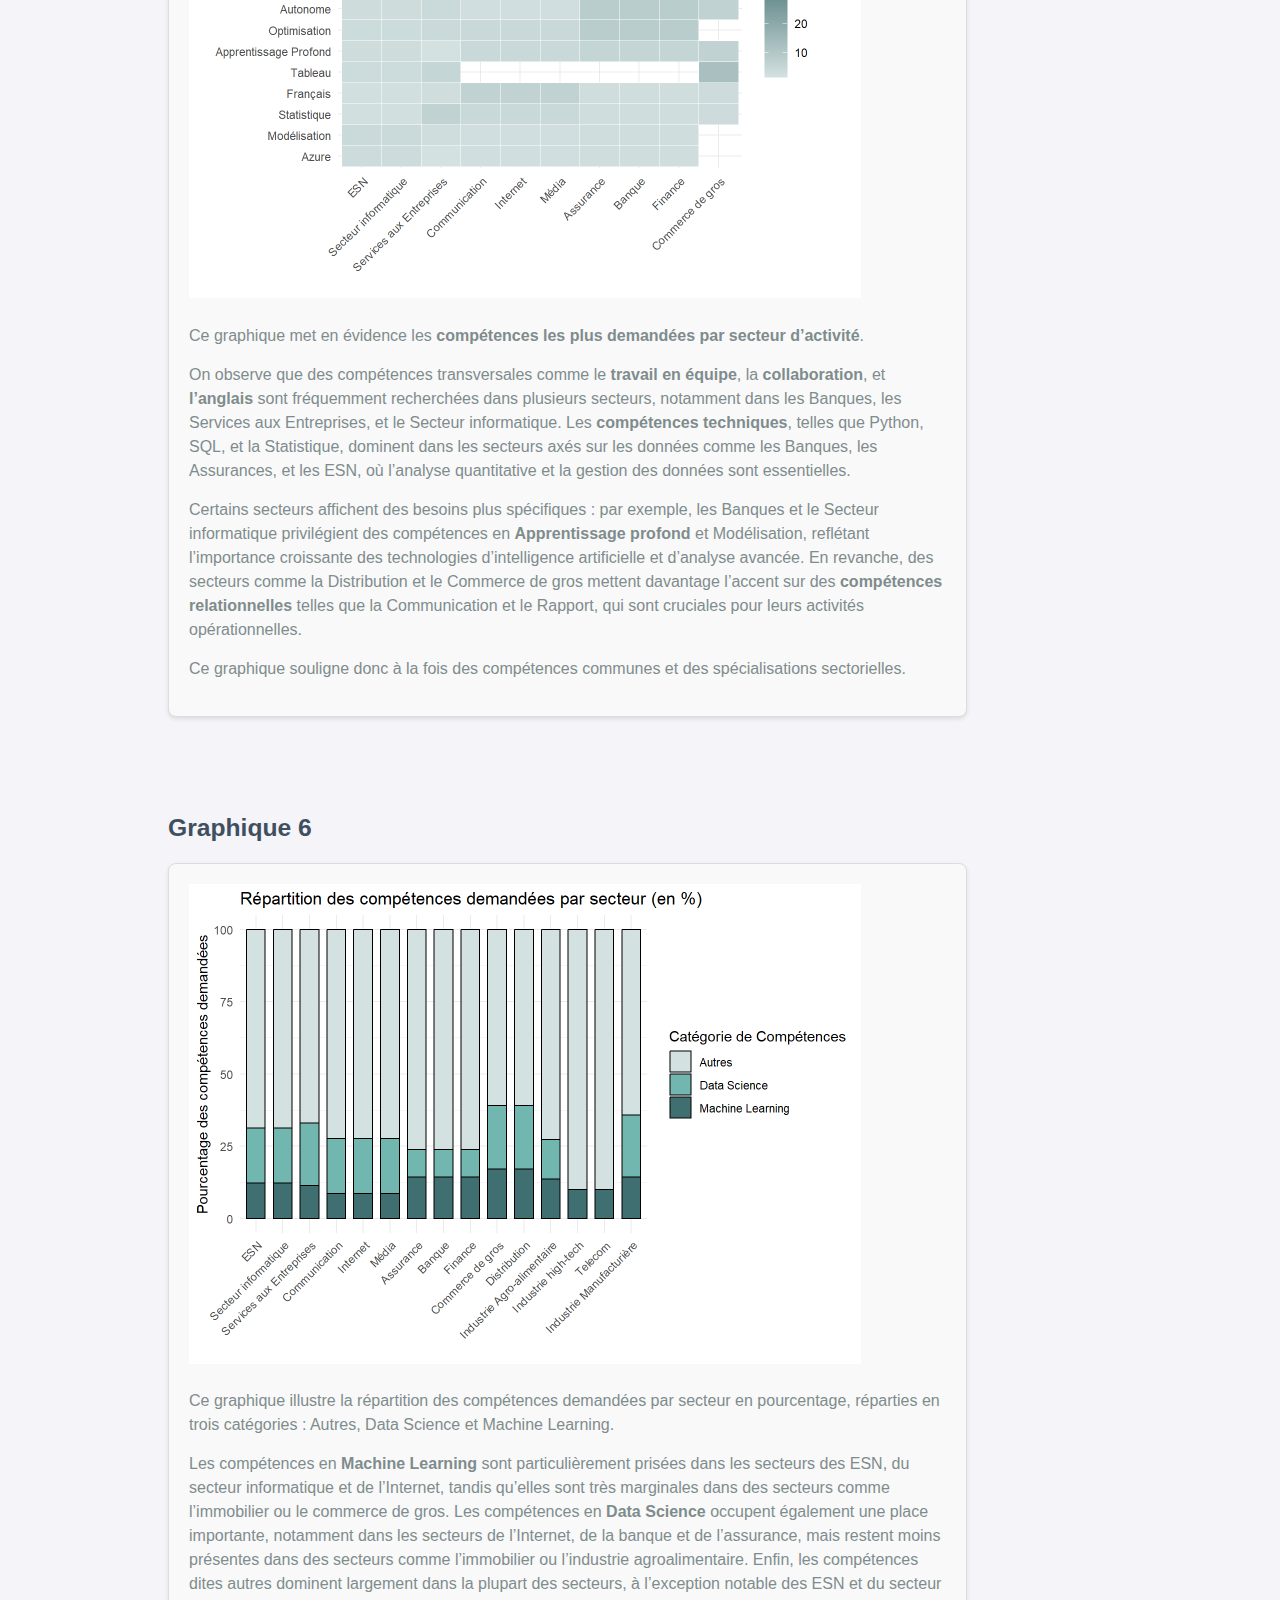
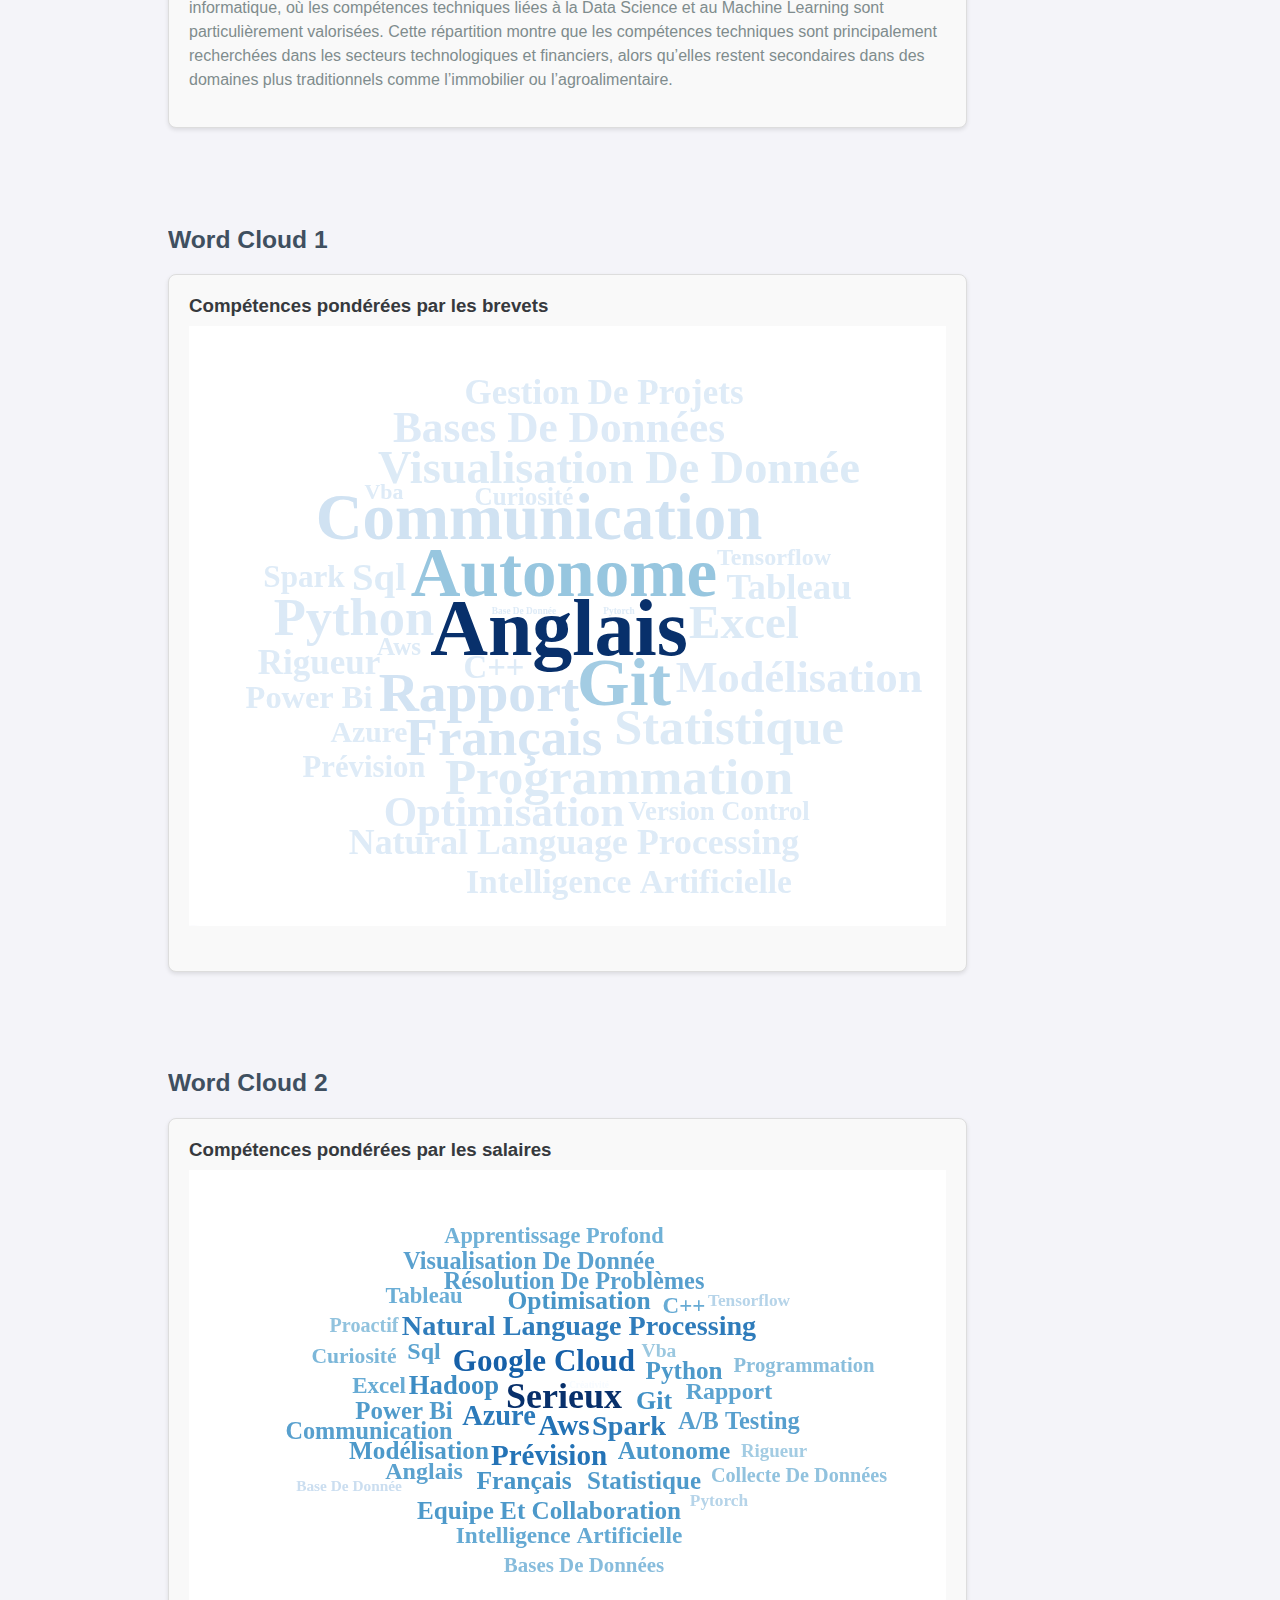
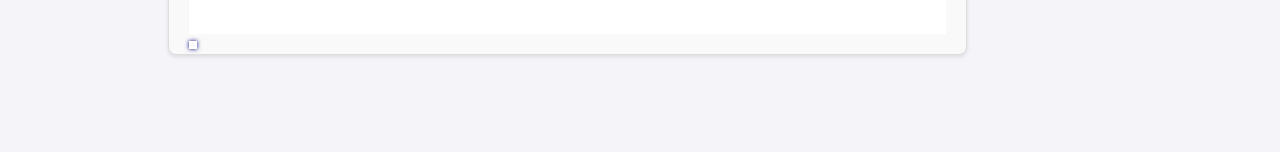
<file: docs/Graphs.html>
<!DOCTYPE html>
<html xmlns="http://www.w3.org/1999/xhtml" lang="en" xml:lang="en"><head>

<meta charset="utf-8">
<meta name="generator" content="quarto-1.4.555">

<meta name="viewport" content="width=device-width, initial-scale=1.0, user-scalable=yes">


<title>Analyse</title>
<style>
code{white-space: pre-wrap;}
span.smallcaps{font-variant: small-caps;}
div.columns{display: flex; gap: min(4vw, 1.5em);}
div.column{flex: auto; overflow-x: auto;}
div.hanging-indent{margin-left: 1.5em; text-indent: -1.5em;}
ul.task-list{list-style: none;}
ul.task-list li input[type="checkbox"] {
  width: 0.8em;
  margin: 0 0.8em 0.2em -1em; /* quarto-specific, see https://github.com/quarto-dev/quarto-cli/issues/4556 */ 
  vertical-align: middle;
}
</style>


<script src="site_libs/quarto-nav/quarto-nav.js"></script>
<script src="site_libs/quarto-nav/headroom.min.js"></script>
<script src="site_libs/clipboard/clipboard.min.js"></script>
<script src="site_libs/quarto-search/autocomplete.umd.js"></script>
<script src="site_libs/quarto-search/fuse.min.js"></script>
<script src="site_libs/quarto-search/quarto-search.js"></script>
<meta name="quarto:offset" content="./">
<script src="site_libs/quarto-html/quarto.js"></script>
<script src="site_libs/quarto-html/popper.min.js"></script>
<script src="site_libs/quarto-html/tippy.umd.min.js"></script>
<script src="site_libs/quarto-html/anchor.min.js"></script>
<link href="site_libs/quarto-html/tippy.css" rel="stylesheet">
<link href="site_libs/quarto-html/quarto-syntax-highlighting.css" rel="stylesheet" id="quarto-text-highlighting-styles">
<script src="site_libs/bootstrap/bootstrap.min.js"></script>
<link href="site_libs/bootstrap/bootstrap-icons.css" rel="stylesheet">
<link href="site_libs/bootstrap/bootstrap.min.css" rel="stylesheet" id="quarto-bootstrap" data-mode="light">
<script id="quarto-search-options" type="application/json">{
  "location": "navbar",
  "copy-button": false,
  "collapse-after": 3,
  "panel-placement": "end",
  "type": "overlay",
  "limit": 50,
  "keyboard-shortcut": [
    "f",
    "/",
    "s"
  ],
  "show-item-context": false,
  "language": {
    "search-no-results-text": "No results",
    "search-matching-documents-text": "matching documents",
    "search-copy-link-title": "Copy link to search",
    "search-hide-matches-text": "Hide additional matches",
    "search-more-match-text": "more match in this document",
    "search-more-matches-text": "more matches in this document",
    "search-clear-button-title": "Clear",
    "search-text-placeholder": "",
    "search-detached-cancel-button-title": "Cancel",
    "search-submit-button-title": "Submit",
    "search-label": "Search"
  }
}</script>
<link href="site_libs/htmltools-fill-0.5.8.1/fill.css" rel="stylesheet">

<script src="site_libs/htmlwidgets-1.6.4/htmlwidgets.js"></script>

<link href="site_libs/wordcloud2-0.0.1/wordcloud.css" rel="stylesheet">

<script src="site_libs/wordcloud2-0.0.1/wordcloud2-all.js"></script>

<script src="site_libs/wordcloud2-0.0.1/hover.js"></script>

<script src="site_libs/wordcloud2-binding-0.2.1/wordcloud2.js"></script>



<link rel="stylesheet" href="styles.css">
</head>

<body class="nav-fixed">

<div id="quarto-search-results"></div>
  <header id="quarto-header" class="headroom fixed-top">
    <nav class="navbar navbar-expand-lg " data-bs-theme="dark">
      <div class="navbar-container container-fluid">
      <div class="navbar-brand-container mx-auto">
    <a class="navbar-brand" href="./index.html">
    <span class="navbar-title">Analyse</span>
    </a>
  </div>
            <div id="quarto-search" class="" title="Search"></div>
          <button class="navbar-toggler" type="button" data-bs-toggle="collapse" data-bs-target="#navbarCollapse" aria-controls="navbarCollapse" aria-expanded="false" aria-label="Toggle navigation" onclick="if (window.quartoToggleHeadroom) { window.quartoToggleHeadroom(); }">
  <span class="navbar-toggler-icon"></span>
</button>
          <div class="collapse navbar-collapse" id="navbarCollapse">
            <ul class="navbar-nav navbar-nav-scroll me-auto">
  <li class="nav-item">
    <a class="nav-link" href="./index.html"> 
<span class="menu-text">Home</span></a>
  </li>  
  <li class="nav-item">
    <a class="nav-link" href="./about.html"> 
<span class="menu-text">Statistiques</span></a>
  </li>  
  <li class="nav-item">
    <a class="nav-link active" href="./Graphs.html" aria-current="page"> 
<span class="menu-text">Graphiques</span></a>
  </li>  
  <li class="nav-item">
    <a class="nav-link" href="./econometrics.html"> 
<span class="menu-text">Économétrie</span></a>
  </li>  
</ul>
          </div> <!-- /navcollapse -->
          <div class="quarto-navbar-tools">
</div>
      </div> <!-- /container-fluid -->
    </nav>
</header>
<!-- content -->
<div id="quarto-content" class="quarto-container page-columns page-rows-contents page-layout-article page-navbar">
<!-- sidebar -->
<!-- margin-sidebar -->
    <div id="quarto-margin-sidebar" class="sidebar margin-sidebar">
        <nav id="TOC" role="doc-toc" class="toc-active">
    <h2 id="toc-title">On this page</h2>
   
  <ul>
  <li><a href="#analyses-bivariées" id="toc-analyses-bivariées" class="nav-link active" data-scroll-target="#analyses-bivariées">Analyses Bivariées</a>
  <ul class="collapse">
  <li><a href="#graphique-1" id="toc-graphique-1" class="nav-link" data-scroll-target="#graphique-1">Graphique 1</a></li>
  <li><a href="#graphique-2" id="toc-graphique-2" class="nav-link" data-scroll-target="#graphique-2">Graphique 2</a></li>
  <li><a href="#graphique-3" id="toc-graphique-3" class="nav-link" data-scroll-target="#graphique-3">Graphique 3</a></li>
  <li><a href="#graphique-4" id="toc-graphique-4" class="nav-link" data-scroll-target="#graphique-4">Graphique 4</a></li>
  <li><a href="#graphique-5" id="toc-graphique-5" class="nav-link" data-scroll-target="#graphique-5">Graphique 5</a></li>
  <li><a href="#graphique-6" id="toc-graphique-6" class="nav-link" data-scroll-target="#graphique-6">Graphique 6</a></li>
  <li><a href="#word-cloud-1" id="toc-word-cloud-1" class="nav-link" data-scroll-target="#word-cloud-1">Word Cloud 1</a></li>
  <li><a href="#word-cloud-2" id="toc-word-cloud-2" class="nav-link" data-scroll-target="#word-cloud-2">Word Cloud 2</a></li>
  </ul></li>
  </ul>
</nav>
    </div>
<!-- main -->
<main class="content" id="quarto-document-content">




<section id="analyses-bivariées" class="level2">
<h2 class="anchored" data-anchor-id="analyses-bivariées">Analyses Bivariées</h2>
<p>Dans cette section, nous analysons les relations entre différentes variables liées à l’innovation et aux compétences requises par les entreprises. Pour cela, nous procédons à des <strong>analyses bivariées</strong> permettant de comparer les variables telles que le <strong><em>nombre de brevets déposés</em></strong>, le <strong><em>nombre d’offres d’emploi publiées</em></strong>, les <strong><em>compétences requises par secteur</em></strong> et le <strong><em>salaire moyen</em></strong>. Ces analyses servent de base pour détecter des associations ou tendances qui orienteront les étapes économétriques ultérieures.</p>
<p>Ces analyses permettent d’explorer les liens entre innovation, compétences et dynamiques sectorielles, tout en posant les bases pour des investigations économétriques plus&nbsp;approfondies.</p>
<p><br></p>
<section id="graphique-1" class="level3">
<h3 class="anchored" data-anchor-id="graphique-1">Graphique 1</h3>
<div class="graph-section">
<div class="cell">
<div class="cell-output-display">
<div>
<figure class="figure">
<p><img src="Graphs_files/figure-html/unnamed-chunk-1-1.png" class="img-fluid figure-img" width="672"></p>
</figure>
</div>
</div>
</div>
<p>Ce graphique compare le nombre de brevets déposés et le nombre d’offres d’emploi publiées par secteur IPC (International Patent Classification). Le premier graphique montre que le secteur des <strong>Besoins Humains</strong> est de loin le plus actif en termes de brevets déposés, suivi par les secteurs des <strong>Opérations/Transport</strong> et de la <strong>Physique</strong>. Les secteurs comme les <strong>Textiles/Papier</strong> et les <strong>Constructions</strong> apparaissent en revanche comme beaucoup moins innovants, avec un nombre relativement faible de brevets. Le deuxième graphique met en évidence les secteurs les plus dynamiques en termes d’offres d’emploi. Contrairement au classement par brevets, les secteurs de <strong>l’Électricité</strong>, de <strong>l’Ingénierie Mécanique</strong> et des <strong>Opérations/Transport</strong> dominent ici. Le secteur des <strong>Besoins Humains</strong>, bien qu’il se distingue en innovation (brevets), est moins représenté en termes d’offres d’emploi, indiquant un potentiel décalage entre innovation et création d’emplois. Cette comparaison montre que les secteurs innovants ne génèrent pas nécessairement le plus grand volume d’offres d’emploi, soulignant des priorités différentes.</p>
</div>
<p><br> <br></p>
</section>
<section id="graphique-2" class="level3">
<h3 class="anchored" data-anchor-id="graphique-2">Graphique 2</h3>
<div class="graph-section">
<div class="cell">
<div class="cell-output-display">
<div>
<figure class="figure">
<p><img src="Graphs_files/figure-html/unnamed-chunk-2-1.png" class="img-fluid figure-img" width="672"></p>
</figure>
</div>
</div>
</div>
<p>Ce graphique examine <strong>la relation entre le salaire moyen (en euros) et les années d’expérience requises pour les postes</strong>. Les points représentent des observations individuelles, et la ligne de régression linéaire illustre une tendance générale.</p>
<p>On observe une légère <strong>corrélation positive entre le nombre d’années d’expérience requises et le salaire moyen</strong>, indiquant que les postes exigeant plus d’expérience tendent à offrir des salaires plus élevés. Toutefois, cette relation reste modérée, comme en témoignent les écarts importants entre les points et la ligne de régression, suggérant qu’il existe d’autres facteurs influençant les salaires.</p>
<p>Dans l’ensemble, ce graphique met en évidence une tendance attendue mais non systématique : <strong>une expérience accrue est souvent associée à une meilleure rémunération, mais cela n’est pas toujours le cas.</strong></p>
</div>
<p><br> <br></p>
</section>
<section id="graphique-3" class="level3">
<h3 class="anchored" data-anchor-id="graphique-3">Graphique 3</h3>
<div class="graph-section">
<div class="cell">
<div class="cell-output-display">
<div>
<figure class="figure">
<p><img src="Graphs_files/figure-html/unnamed-chunk-3-1.png" class="img-fluid figure-img" width="672"></p>
</figure>
</div>
</div>
</div>
<p>Ce graphique illustre la <strong>relation entre le nombre de brevets déposés et le nombre d’offres d’emploi publiées par les entreprises.</strong></p>
<p>Une proportion importante des entreprises présentes dans la base ne déposent aucun brevet, ce qui explique la forte concentration des points près de l’origine. Parmi les entreprises ayant déposé des brevets, on observe que <strong>l’augmentation du nombre de brevets déposés n’entraîne pas nécessairement une augmentation significative du nombre d’offres d’emploi publiées</strong>, comme le montre la faible pente de la ligne de régression.</p>
<p>Cela suggère que d’autres facteurs, comme la taille de l’entreprise ou son secteur d’activité, peuvent jouer un rôle plus déterminant dans le volume des offres d’emploi.</p>
</div>
<p><br> <br></p>
</section>
<section id="graphique-4" class="level3">
<h3 class="anchored" data-anchor-id="graphique-4">Graphique 4</h3>
<div class="graph-section">
<div class="cell">
<div class="cell-output-display">
<div>
<figure class="figure">
<p><img src="Graphs_files/figure-html/unnamed-chunk-4-1.png" class="img-fluid figure-img" width="672"></p>
</figure>
</div>
</div>
</div>
<p>Le graphique montre les compétences les plus fréquemment associées à l’innovation, mesurée par le nombre total de brevets déposés.</p>
<p>Il est évident que <strong>“Équipe et Collaboration”</strong> domine largement en termes d’importance, ce qui reflète la nécessité de travailler en groupe pour conduire des projets innovants. Cela souligne l’importance des dynamiques collaboratives dans les entreprises innovantes, où l’échange d’idées et le travail d’équipe jouent un rôle central.</p>
<p><strong>“Anglais”</strong> arrive en deuxième position, mettant en lumière le besoin d’une compétence linguistique essentielle dans un environnement globalisé, où les partenariats internationaux et la communication avec des équipes multiculturelles sont monnaie courante. Suivent des compétences techniques telles que <strong>“Apprentissage Profond”</strong>, qui illustre l’importance croissante de l’intelligence artificielle et du machine learning dans les processus d’innovation.</p>
<p>Des compétences transversales comme <strong>“Communication”, “Rapport”, et “Programmation”</strong> complètent cette liste en soulignant que, pour innover, les entreprises doivent combiner des capacités relationnelles, une maîtrise technique et une aptitude à documenter et structurer leurs projets.</p>
<p>En conclusion, ce graphique révèle que l’innovation est un processus multidimensionnel qui repose sur une combinaison équilibrée de compétences interpersonnelles, linguistiques et techniques. Cela souligne l’importance pour les entreprises de favoriser un environnement de travail collaboratif tout en investissant dans le développement des compétences technologiques et globales.</p>
</div>
<p><br> <br></p>
</section>
<section id="graphique-5" class="level3">
<h3 class="anchored" data-anchor-id="graphique-5">Graphique 5</h3>
<div class="graph-section">
<div class="cell">
<div class="cell-output-display">
<div>
<figure class="figure">
<p><img src="Graphs_files/figure-html/unnamed-chunk-5-1.png" class="img-fluid figure-img" width="672"></p>
</figure>
</div>
</div>
</div>
<p>Ce graphique met en évidence les <strong>compétences les plus demandées par secteur d’activité</strong>.</p>
<p>On observe que des compétences transversales comme le <strong>travail en équipe</strong>, la <strong>collaboration</strong>, et <strong>l’anglais</strong> sont fréquemment recherchées dans plusieurs secteurs, notamment dans les Banques, les Services aux Entreprises, et le Secteur informatique. Les <strong>compétences techniques</strong>, telles que Python, SQL, et la Statistique, dominent dans les secteurs axés sur les données comme les Banques, les Assurances, et les ESN, où l’analyse quantitative et la gestion des données sont essentielles.</p>
<p>Certains secteurs affichent des besoins plus spécifiques : par exemple, les Banques et le Secteur informatique privilégient des compétences en <strong>Apprentissage profond</strong> et Modélisation, reflétant l’importance croissante des technologies d’intelligence artificielle et d’analyse avancée. En revanche, des secteurs comme la Distribution et le Commerce de gros mettent davantage l’accent sur des <strong>compétences relationnelles</strong> telles que la Communication et le Rapport, qui sont cruciales pour leurs activités opérationnelles.</p>
<p>Ce graphique souligne donc à la fois des compétences communes et des spécialisations sectorielles.</p>
</div>
<p><br> <br></p>
</section>
<section id="graphique-6" class="level3">
<h3 class="anchored" data-anchor-id="graphique-6">Graphique 6</h3>
<div class="graph-section">
<div class="cell">
<div class="cell-output-display">
<div>
<figure class="figure">
<p><img src="Graphs_files/figure-html/unnamed-chunk-6-1.png" class="img-fluid figure-img" width="672"></p>
</figure>
</div>
</div>
</div>
<p>Ce graphique illustre la répartition des compétences demandées par secteur en pourcentage, réparties en trois catégories : Autres, Data Science et Machine Learning.</p>
<p>Les compétences en <strong>Machine Learning</strong> sont particulièrement prisées dans les secteurs des ESN, du secteur informatique et de l’Internet, tandis qu’elles sont très marginales dans des secteurs comme l’immobilier ou le commerce de gros. Les compétences en <strong>Data Science</strong> occupent également une place importante, notamment dans les secteurs de l’Internet, de la banque et de l’assurance, mais restent moins présentes dans des secteurs comme l’immobilier ou l’industrie agroalimentaire. Enfin, les compétences dites autres dominent largement dans la plupart des secteurs, à l’exception notable des ESN et du secteur informatique, où les compétences techniques liées à la Data Science et au Machine Learning sont particulièrement valorisées. Cette répartition montre que les compétences techniques sont principalement recherchées dans les secteurs technologiques et financiers, alors qu’elles restent secondaires dans des domaines plus traditionnels comme l’immobilier ou l’agroalimentaire.</p>
</div>
<p><br> <br></p>
</section>
<section id="word-cloud-1" class="level3">
<h3 class="anchored" data-anchor-id="word-cloud-1">Word Cloud 1</h3>
<section id="compétences-pondérées-par-les-brevets" class="level5 graph-section">
<h5 class="anchored" data-anchor-id="compétences-pondérées-par-les-brevets"><strong>Compétences pondérées par les brevets</strong></h5>
<iframe src="competences_patents_wordcloud.html" width="100%" height="600px" style="border:none;">
</iframe>
</section>
<p><br> <br></p>
</section>
<section id="word-cloud-2" class="level3">
<h3 class="anchored" data-anchor-id="word-cloud-2">Word Cloud 2</h3>
<section id="compétences-pondérées-par-les-salaires" class="level5 graph-section">
<h5 class="anchored" data-anchor-id="compétences-pondérées-par-les-salaires"><strong>Compétences pondérées par les salaires</strong></h5>
<div class="cell">
<div class="cell-output-display">
<div class="wordcloud2 html-widget html-fill-item" id="htmlwidget-65e9e2a450c526260e10" style="width:100%;height:464px;"></div>
<script type="application/json" data-for="htmlwidget-65e9e2a450c526260e10">{"x":{"word":["Serieux","Google Cloud","Aws","Prévision","Azure","Spark","Natural Language Processing","Hadoop","Git","Français","Optimisation","Autonome","Python","Equipe Et Collaboration","Modélisation","Statistique","Power Bi","A/B Testing","Résolution De Problèmes","Communication","Visualisation De Donnée","Sql","Anglais","Rapport","Intelligence Artificielle","C++","Excel","Tableau","Apprentissage Profond","Curiosité","Bases De Données","Programmation","Collecte De Données","Proactif","Vba","Rigueur","Pytorch","Tensorflow","Base De Donnée","Créativité"],"freq":[65000,56166.66666666666,52812.5,52500,51350,51083.33333333334,50833.33333333334,48166.66666666666,47059.83455882353,46200.18181818182,46100,45814.85294117647,45482.47116493656,45444.19896509367,45440,45210.3,44979.16666666667,44000,44000,43836.36363636364,43625,43499.07070707071,43441.79166666667,43217.22380952381,41976.64,41500,41496.48484848485,40853.73913043478,40331.96470588236,39000,37762.5,37400,36500,36400,35300,34185.71428571428,31275,31275,27725,16800],"fontFamily":"Segoe UI","fontWeight":"bold","color":["#08306B","#1660A8","#2272B5","#2473B6","#2C7ABA","#2D7BBA","#2F7CBB","#3C8BC3","#4191C6","#4895C8","#4896C8","#4A97C9","#4D99CA","#4D99CA","#4D99CA","#4F9ACB","#509BCB","#579FCE","#579FCE","#58A0CE","#5AA1CF","#5AA2CF","#5BA2CF","#5CA3D0","#64A9D3","#67ABD4","#67ABD4","#6BAED6","#70B1D7","#7CB7D9","#87BCDC","#8ABEDC","#91C2DE","#92C3DE","#9BC8E0","#A3CCE3","#B6D4E9","#B6D4E9","#CBDEF0","#F7FBFF"],"minSize":0,"weightFactor":0.0005538461538461539,"backgroundColor":"white","gridSize":10,"minRotation":-0.7853981633974483,"maxRotation":0.7853981633974483,"shuffle":true,"rotateRatio":0,"shape":"circle","ellipticity":0.65,"figBase64":null,"hover":null},"evals":[],"jsHooks":{"render":[{"code":"function(el,x){\n                        console.log(123);\n                        if(!iii){\n                          window.location.reload();\n                          iii = False;\n\n                        }\n  }","data":null}]}}</script>
</div>
</div>
</section>


</section>
</section>

</main> <!-- /main -->
<script id="quarto-html-after-body" type="application/javascript">
window.document.addEventListener("DOMContentLoaded", function (event) {
  const toggleBodyColorMode = (bsSheetEl) => {
    const mode = bsSheetEl.getAttribute("data-mode");
    const bodyEl = window.document.querySelector("body");
    if (mode === "dark") {
      bodyEl.classList.add("quarto-dark");
      bodyEl.classList.remove("quarto-light");
    } else {
      bodyEl.classList.add("quarto-light");
      bodyEl.classList.remove("quarto-dark");
    }
  }
  const toggleBodyColorPrimary = () => {
    const bsSheetEl = window.document.querySelector("link#quarto-bootstrap");
    if (bsSheetEl) {
      toggleBodyColorMode(bsSheetEl);
    }
  }
  toggleBodyColorPrimary();  
  const icon = "";
  const anchorJS = new window.AnchorJS();
  anchorJS.options = {
    placement: 'right',
    icon: icon
  };
  anchorJS.add('.anchored');
  const isCodeAnnotation = (el) => {
    for (const clz of el.classList) {
      if (clz.startsWith('code-annotation-')) {                     
        return true;
      }
    }
    return false;
  }
  const clipboard = new window.ClipboardJS('.code-copy-button', {
    text: function(trigger) {
      const codeEl = trigger.previousElementSibling.cloneNode(true);
      for (const childEl of codeEl.children) {
        if (isCodeAnnotation(childEl)) {
          childEl.remove();
        }
      }
      return codeEl.innerText;
    }
  });
  clipboard.on('success', function(e) {
    // button target
    const button = e.trigger;
    // don't keep focus
    button.blur();
    // flash "checked"
    button.classList.add('code-copy-button-checked');
    var currentTitle = button.getAttribute("title");
    button.setAttribute("title", "Copied!");
    let tooltip;
    if (window.bootstrap) {
      button.setAttribute("data-bs-toggle", "tooltip");
      button.setAttribute("data-bs-placement", "left");
      button.setAttribute("data-bs-title", "Copied!");
      tooltip = new bootstrap.Tooltip(button, 
        { trigger: "manual", 
          customClass: "code-copy-button-tooltip",
          offset: [0, -8]});
      tooltip.show();    
    }
    setTimeout(function() {
      if (tooltip) {
        tooltip.hide();
        button.removeAttribute("data-bs-title");
        button.removeAttribute("data-bs-toggle");
        button.removeAttribute("data-bs-placement");
      }
      button.setAttribute("title", currentTitle);
      button.classList.remove('code-copy-button-checked');
    }, 1000);
    // clear code selection
    e.clearSelection();
  });
    var localhostRegex = new RegExp(/^(?:http|https):\/\/localhost\:?[0-9]*\//);
    var mailtoRegex = new RegExp(/^mailto:/);
      var filterRegex = new RegExp('/' + window.location.host + '/');
    var isInternal = (href) => {
        return filterRegex.test(href) || localhostRegex.test(href) || mailtoRegex.test(href);
    }
    // Inspect non-navigation links and adorn them if external
 	var links = window.document.querySelectorAll('a[href]:not(.nav-link):not(.navbar-brand):not(.toc-action):not(.sidebar-link):not(.sidebar-item-toggle):not(.pagination-link):not(.no-external):not([aria-hidden]):not(.dropdown-item):not(.quarto-navigation-tool)');
    for (var i=0; i<links.length; i++) {
      const link = links[i];
      if (!isInternal(link.href)) {
        // undo the damage that might have been done by quarto-nav.js in the case of
        // links that we want to consider external
        if (link.dataset.originalHref !== undefined) {
          link.href = link.dataset.originalHref;
        }
      }
    }
  function tippyHover(el, contentFn, onTriggerFn, onUntriggerFn) {
    const config = {
      allowHTML: true,
      maxWidth: 500,
      delay: 100,
      arrow: false,
      appendTo: function(el) {
          return el.parentElement;
      },
      interactive: true,
      interactiveBorder: 10,
      theme: 'quarto',
      placement: 'bottom-start',
    };
    if (contentFn) {
      config.content = contentFn;
    }
    if (onTriggerFn) {
      config.onTrigger = onTriggerFn;
    }
    if (onUntriggerFn) {
      config.onUntrigger = onUntriggerFn;
    }
    window.tippy(el, config); 
  }
  const noterefs = window.document.querySelectorAll('a[role="doc-noteref"]');
  for (var i=0; i<noterefs.length; i++) {
    const ref = noterefs[i];
    tippyHover(ref, function() {
      // use id or data attribute instead here
      let href = ref.getAttribute('data-footnote-href') || ref.getAttribute('href');
      try { href = new URL(href).hash; } catch {}
      const id = href.replace(/^#\/?/, "");
      const note = window.document.getElementById(id);
      if (note) {
        return note.innerHTML;
      } else {
        return "";
      }
    });
  }
  const xrefs = window.document.querySelectorAll('a.quarto-xref');
  const processXRef = (id, note) => {
    // Strip column container classes
    const stripColumnClz = (el) => {
      el.classList.remove("page-full", "page-columns");
      if (el.children) {
        for (const child of el.children) {
          stripColumnClz(child);
        }
      }
    }
    stripColumnClz(note)
    if (id === null || id.startsWith('sec-')) {
      // Special case sections, only their first couple elements
      const container = document.createElement("div");
      if (note.children && note.children.length > 2) {
        container.appendChild(note.children[0].cloneNode(true));
        for (let i = 1; i < note.children.length; i++) {
          const child = note.children[i];
          if (child.tagName === "P" && child.innerText === "") {
            continue;
          } else {
            container.appendChild(child.cloneNode(true));
            break;
          }
        }
        if (window.Quarto?.typesetMath) {
          window.Quarto.typesetMath(container);
        }
        return container.innerHTML
      } else {
        if (window.Quarto?.typesetMath) {
          window.Quarto.typesetMath(note);
        }
        return note.innerHTML;
      }
    } else {
      // Remove any anchor links if they are present
      const anchorLink = note.querySelector('a.anchorjs-link');
      if (anchorLink) {
        anchorLink.remove();
      }
      if (window.Quarto?.typesetMath) {
        window.Quarto.typesetMath(note);
      }
      // TODO in 1.5, we should make sure this works without a callout special case
      if (note.classList.contains("callout")) {
        return note.outerHTML;
      } else {
        return note.innerHTML;
      }
    }
  }
  for (var i=0; i<xrefs.length; i++) {
    const xref = xrefs[i];
    tippyHover(xref, undefined, function(instance) {
      instance.disable();
      let url = xref.getAttribute('href');
      let hash = undefined; 
      if (url.startsWith('#')) {
        hash = url;
      } else {
        try { hash = new URL(url).hash; } catch {}
      }
      if (hash) {
        const id = hash.replace(/^#\/?/, "");
        const note = window.document.getElementById(id);
        if (note !== null) {
          try {
            const html = processXRef(id, note.cloneNode(true));
            instance.setContent(html);
          } finally {
            instance.enable();
            instance.show();
          }
        } else {
          // See if we can fetch this
          fetch(url.split('#')[0])
          .then(res => res.text())
          .then(html => {
            const parser = new DOMParser();
            const htmlDoc = parser.parseFromString(html, "text/html");
            const note = htmlDoc.getElementById(id);
            if (note !== null) {
              const html = processXRef(id, note);
              instance.setContent(html);
            } 
          }).finally(() => {
            instance.enable();
            instance.show();
          });
        }
      } else {
        // See if we can fetch a full url (with no hash to target)
        // This is a special case and we should probably do some content thinning / targeting
        fetch(url)
        .then(res => res.text())
        .then(html => {
          const parser = new DOMParser();
          const htmlDoc = parser.parseFromString(html, "text/html");
          const note = htmlDoc.querySelector('main.content');
          if (note !== null) {
            // This should only happen for chapter cross references
            // (since there is no id in the URL)
            // remove the first header
            if (note.children.length > 0 && note.children[0].tagName === "HEADER") {
              note.children[0].remove();
            }
            const html = processXRef(null, note);
            instance.setContent(html);
          } 
        }).finally(() => {
          instance.enable();
          instance.show();
        });
      }
    }, function(instance) {
    });
  }
      let selectedAnnoteEl;
      const selectorForAnnotation = ( cell, annotation) => {
        let cellAttr = 'data-code-cell="' + cell + '"';
        let lineAttr = 'data-code-annotation="' +  annotation + '"';
        const selector = 'span[' + cellAttr + '][' + lineAttr + ']';
        return selector;
      }
      const selectCodeLines = (annoteEl) => {
        const doc = window.document;
        const targetCell = annoteEl.getAttribute("data-target-cell");
        const targetAnnotation = annoteEl.getAttribute("data-target-annotation");
        const annoteSpan = window.document.querySelector(selectorForAnnotation(targetCell, targetAnnotation));
        const lines = annoteSpan.getAttribute("data-code-lines").split(",");
        const lineIds = lines.map((line) => {
          return targetCell + "-" + line;
        })
        let top = null;
        let height = null;
        let parent = null;
        if (lineIds.length > 0) {
            //compute the position of the single el (top and bottom and make a div)
            const el = window.document.getElementById(lineIds[0]);
            top = el.offsetTop;
            height = el.offsetHeight;
            parent = el.parentElement.parentElement;
          if (lineIds.length > 1) {
            const lastEl = window.document.getElementById(lineIds[lineIds.length - 1]);
            const bottom = lastEl.offsetTop + lastEl.offsetHeight;
            height = bottom - top;
          }
          if (top !== null && height !== null && parent !== null) {
            // cook up a div (if necessary) and position it 
            let div = window.document.getElementById("code-annotation-line-highlight");
            if (div === null) {
              div = window.document.createElement("div");
              div.setAttribute("id", "code-annotation-line-highlight");
              div.style.position = 'absolute';
              parent.appendChild(div);
            }
            div.style.top = top - 2 + "px";
            div.style.height = height + 4 + "px";
            div.style.left = 0;
            let gutterDiv = window.document.getElementById("code-annotation-line-highlight-gutter");
            if (gutterDiv === null) {
              gutterDiv = window.document.createElement("div");
              gutterDiv.setAttribute("id", "code-annotation-line-highlight-gutter");
              gutterDiv.style.position = 'absolute';
              const codeCell = window.document.getElementById(targetCell);
              const gutter = codeCell.querySelector('.code-annotation-gutter');
              gutter.appendChild(gutterDiv);
            }
            gutterDiv.style.top = top - 2 + "px";
            gutterDiv.style.height = height + 4 + "px";
          }
          selectedAnnoteEl = annoteEl;
        }
      };
      const unselectCodeLines = () => {
        const elementsIds = ["code-annotation-line-highlight", "code-annotation-line-highlight-gutter"];
        elementsIds.forEach((elId) => {
          const div = window.document.getElementById(elId);
          if (div) {
            div.remove();
          }
        });
        selectedAnnoteEl = undefined;
      };
        // Handle positioning of the toggle
    window.addEventListener(
      "resize",
      throttle(() => {
        elRect = undefined;
        if (selectedAnnoteEl) {
          selectCodeLines(selectedAnnoteEl);
        }
      }, 10)
    );
    function throttle(fn, ms) {
    let throttle = false;
    let timer;
      return (...args) => {
        if(!throttle) { // first call gets through
            fn.apply(this, args);
            throttle = true;
        } else { // all the others get throttled
            if(timer) clearTimeout(timer); // cancel #2
            timer = setTimeout(() => {
              fn.apply(this, args);
              timer = throttle = false;
            }, ms);
        }
      };
    }
      // Attach click handler to the DT
      const annoteDls = window.document.querySelectorAll('dt[data-target-cell]');
      for (const annoteDlNode of annoteDls) {
        annoteDlNode.addEventListener('click', (event) => {
          const clickedEl = event.target;
          if (clickedEl !== selectedAnnoteEl) {
            unselectCodeLines();
            const activeEl = window.document.querySelector('dt[data-target-cell].code-annotation-active');
            if (activeEl) {
              activeEl.classList.remove('code-annotation-active');
            }
            selectCodeLines(clickedEl);
            clickedEl.classList.add('code-annotation-active');
          } else {
            // Unselect the line
            unselectCodeLines();
            clickedEl.classList.remove('code-annotation-active');
          }
        });
      }
  const findCites = (el) => {
    const parentEl = el.parentElement;
    if (parentEl) {
      const cites = parentEl.dataset.cites;
      if (cites) {
        return {
          el,
          cites: cites.split(' ')
        };
      } else {
        return findCites(el.parentElement)
      }
    } else {
      return undefined;
    }
  };
  var bibliorefs = window.document.querySelectorAll('a[role="doc-biblioref"]');
  for (var i=0; i<bibliorefs.length; i++) {
    const ref = bibliorefs[i];
    const citeInfo = findCites(ref);
    if (citeInfo) {
      tippyHover(citeInfo.el, function() {
        var popup = window.document.createElement('div');
        citeInfo.cites.forEach(function(cite) {
          var citeDiv = window.document.createElement('div');
          citeDiv.classList.add('hanging-indent');
          citeDiv.classList.add('csl-entry');
          var biblioDiv = window.document.getElementById('ref-' + cite);
          if (biblioDiv) {
            citeDiv.innerHTML = biblioDiv.innerHTML;
          }
          popup.appendChild(citeDiv);
        });
        return popup.innerHTML;
      });
    }
  }
});
</script>
</div> <!-- /content -->




</body></html>
</file>
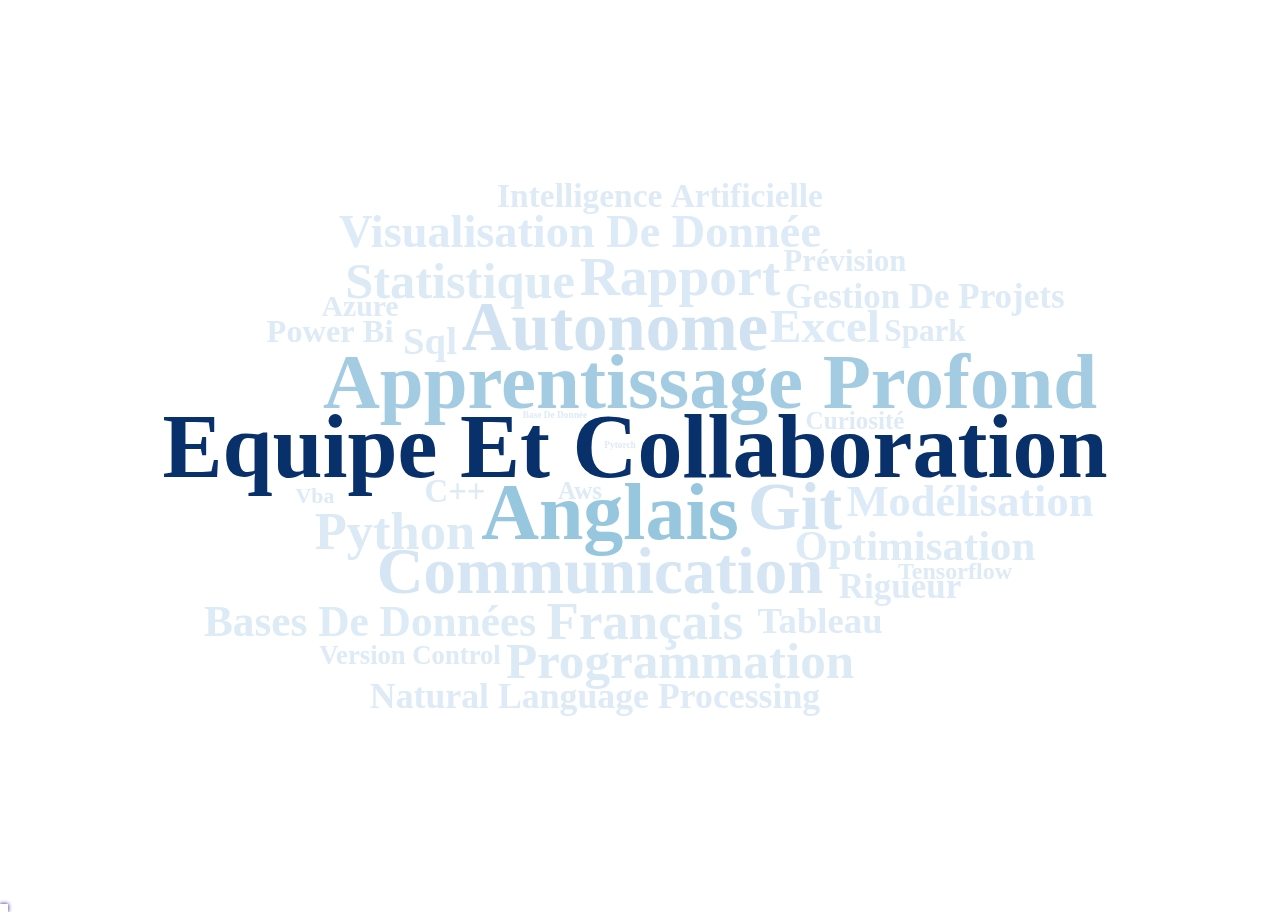
<file: docs/docs/competences_patents_wordcloud.html>
<!DOCTYPE html>
<html>
<head>
<meta charset="utf-8" />
<title>wordcloud2</title>
<style type="text/css">@layer htmltools {
.html-fill-container {
display: flex;
flex-direction: column;

min-height: 0;
min-width: 0;
}
.html-fill-container > .html-fill-item {

flex: 1 1 auto;
min-height: 0;
min-width: 0;
}
.html-fill-container > :not(.html-fill-item) {

flex: 0 0 auto;
}
}
</style>
<script>(function() {
  // If window.HTMLWidgets is already defined, then use it; otherwise create a
  // new object. This allows preceding code to set options that affect the
  // initialization process (though none currently exist).
  window.HTMLWidgets = window.HTMLWidgets || {};

  // See if we're running in a viewer pane. If not, we're in a web browser.
  var viewerMode = window.HTMLWidgets.viewerMode =
      /\bviewer_pane=1\b/.test(window.location);

  // See if we're running in Shiny mode. If not, it's a static document.
  // Note that static widgets can appear in both Shiny and static modes, but
  // obviously, Shiny widgets can only appear in Shiny apps/documents.
  var shinyMode = window.HTMLWidgets.shinyMode =
      typeof(window.Shiny) !== "undefined" && !!window.Shiny.outputBindings;

  // We can't count on jQuery being available, so we implement our own
  // version if necessary.
  function querySelectorAll(scope, selector) {
    if (typeof(jQuery) !== "undefined" && scope instanceof jQuery) {
      return scope.find(selector);
    }
    if (scope.querySelectorAll) {
      return scope.querySelectorAll(selector);
    }
  }

  function asArray(value) {
    if (value === null)
      return [];
    if ($.isArray(value))
      return value;
    return [value];
  }

  // Implement jQuery's extend
  function extend(target /*, ... */) {
    if (arguments.length == 1) {
      return target;
    }
    for (var i = 1; i < arguments.length; i++) {
      var source = arguments[i];
      for (var prop in source) {
        if (source.hasOwnProperty(prop)) {
          target[prop] = source[prop];
        }
      }
    }
    return target;
  }

  // IE8 doesn't support Array.forEach.
  function forEach(values, callback, thisArg) {
    if (values.forEach) {
      values.forEach(callback, thisArg);
    } else {
      for (var i = 0; i < values.length; i++) {
        callback.call(thisArg, values[i], i, values);
      }
    }
  }

  // Replaces the specified method with the return value of funcSource.
  //
  // Note that funcSource should not BE the new method, it should be a function
  // that RETURNS the new method. funcSource receives a single argument that is
  // the overridden method, it can be called from the new method. The overridden
  // method can be called like a regular function, it has the target permanently
  // bound to it so "this" will work correctly.
  function overrideMethod(target, methodName, funcSource) {
    var superFunc = target[methodName] || function() {};
    var superFuncBound = function() {
      return superFunc.apply(target, arguments);
    };
    target[methodName] = funcSource(superFuncBound);
  }

  // Add a method to delegator that, when invoked, calls
  // delegatee.methodName. If there is no such method on
  // the delegatee, but there was one on delegator before
  // delegateMethod was called, then the original version
  // is invoked instead.
  // For example:
  //
  // var a = {
  //   method1: function() { console.log('a1'); }
  //   method2: function() { console.log('a2'); }
  // };
  // var b = {
  //   method1: function() { console.log('b1'); }
  // };
  // delegateMethod(a, b, "method1");
  // delegateMethod(a, b, "method2");
  // a.method1();
  // a.method2();
  //
  // The output would be "b1", "a2".
  function delegateMethod(delegator, delegatee, methodName) {
    var inherited = delegator[methodName];
    delegator[methodName] = function() {
      var target = delegatee;
      var method = delegatee[methodName];

      // The method doesn't exist on the delegatee. Instead,
      // call the method on the delegator, if it exists.
      if (!method) {
        target = delegator;
        method = inherited;
      }

      if (method) {
        return method.apply(target, arguments);
      }
    };
  }

  // Implement a vague facsimilie of jQuery's data method
  function elementData(el, name, value) {
    if (arguments.length == 2) {
      return el["htmlwidget_data_" + name];
    } else if (arguments.length == 3) {
      el["htmlwidget_data_" + name] = value;
      return el;
    } else {
      throw new Error("Wrong number of arguments for elementData: " +
        arguments.length);
    }
  }

  // http://stackoverflow.com/questions/3446170/escape-string-for-use-in-javascript-regex
  function escapeRegExp(str) {
    return str.replace(/[\-\[\]\/\{\}\(\)\*\+\?\.\\\^\$\|]/g, "\\$&");
  }

  function hasClass(el, className) {
    var re = new RegExp("\\b" + escapeRegExp(className) + "\\b");
    return re.test(el.className);
  }

  // elements - array (or array-like object) of HTML elements
  // className - class name to test for
  // include - if true, only return elements with given className;
  //   if false, only return elements *without* given className
  function filterByClass(elements, className, include) {
    var results = [];
    for (var i = 0; i < elements.length; i++) {
      if (hasClass(elements[i], className) == include)
        results.push(elements[i]);
    }
    return results;
  }

  function on(obj, eventName, func) {
    if (obj.addEventListener) {
      obj.addEventListener(eventName, func, false);
    } else if (obj.attachEvent) {
      obj.attachEvent(eventName, func);
    }
  }

  function off(obj, eventName, func) {
    if (obj.removeEventListener)
      obj.removeEventListener(eventName, func, false);
    else if (obj.detachEvent) {
      obj.detachEvent(eventName, func);
    }
  }

  // Translate array of values to top/right/bottom/left, as usual with
  // the "padding" CSS property
  // https://developer.mozilla.org/en-US/docs/Web/CSS/padding
  function unpackPadding(value) {
    if (typeof(value) === "number")
      value = [value];
    if (value.length === 1) {
      return {top: value[0], right: value[0], bottom: value[0], left: value[0]};
    }
    if (value.length === 2) {
      return {top: value[0], right: value[1], bottom: value[0], left: value[1]};
    }
    if (value.length === 3) {
      return {top: value[0], right: value[1], bottom: value[2], left: value[1]};
    }
    if (value.length === 4) {
      return {top: value[0], right: value[1], bottom: value[2], left: value[3]};
    }
  }

  // Convert an unpacked padding object to a CSS value
  function paddingToCss(paddingObj) {
    return paddingObj.top + "px " + paddingObj.right + "px " + paddingObj.bottom + "px " + paddingObj.left + "px";
  }

  // Makes a number suitable for CSS
  function px(x) {
    if (typeof(x) === "number")
      return x + "px";
    else
      return x;
  }

  // Retrieves runtime widget sizing information for an element.
  // The return value is either null, or an object with fill, padding,
  // defaultWidth, defaultHeight fields.
  function sizingPolicy(el) {
    var sizingEl = document.querySelector("script[data-for='" + el.id + "'][type='application/htmlwidget-sizing']");
    if (!sizingEl)
      return null;
    var sp = JSON.parse(sizingEl.textContent || sizingEl.text || "{}");
    if (viewerMode) {
      return sp.viewer;
    } else {
      return sp.browser;
    }
  }

  // @param tasks Array of strings (or falsy value, in which case no-op).
  //   Each element must be a valid JavaScript expression that yields a
  //   function. Or, can be an array of objects with "code" and "data"
  //   properties; in this case, the "code" property should be a string
  //   of JS that's an expr that yields a function, and "data" should be
  //   an object that will be added as an additional argument when that
  //   function is called.
  // @param target The object that will be "this" for each function
  //   execution.
  // @param args Array of arguments to be passed to the functions. (The
  //   same arguments will be passed to all functions.)
  function evalAndRun(tasks, target, args) {
    if (tasks) {
      forEach(tasks, function(task) {
        var theseArgs = args;
        if (typeof(task) === "object") {
          theseArgs = theseArgs.concat([task.data]);
          task = task.code;
        }
        var taskFunc = tryEval(task);
        if (typeof(taskFunc) !== "function") {
          throw new Error("Task must be a function! Source:\n" + task);
        }
        taskFunc.apply(target, theseArgs);
      });
    }
  }

  // Attempt eval() both with and without enclosing in parentheses.
  // Note that enclosing coerces a function declaration into
  // an expression that eval() can parse
  // (otherwise, a SyntaxError is thrown)
  function tryEval(code) {
    var result = null;
    try {
      result = eval("(" + code + ")");
    } catch(error) {
      if (!(error instanceof SyntaxError)) {
        throw error;
      }
      try {
        result = eval(code);
      } catch(e) {
        if (e instanceof SyntaxError) {
          throw error;
        } else {
          throw e;
        }
      }
    }
    return result;
  }

  function initSizing(el) {
    var sizing = sizingPolicy(el);
    if (!sizing)
      return;

    var cel = document.getElementById("htmlwidget_container");
    if (!cel)
      return;

    if (typeof(sizing.padding) !== "undefined") {
      document.body.style.margin = "0";
      document.body.style.padding = paddingToCss(unpackPadding(sizing.padding));
    }

    if (sizing.fill) {
      document.body.style.overflow = "hidden";
      document.body.style.width = "100%";
      document.body.style.height = "100%";
      document.documentElement.style.width = "100%";
      document.documentElement.style.height = "100%";
      cel.style.position = "absolute";
      var pad = unpackPadding(sizing.padding);
      cel.style.top = pad.top + "px";
      cel.style.right = pad.right + "px";
      cel.style.bottom = pad.bottom + "px";
      cel.style.left = pad.left + "px";
      el.style.width = "100%";
      el.style.height = "100%";

      return {
        getWidth: function() { return cel.getBoundingClientRect().width; },
        getHeight: function() { return cel.getBoundingClientRect().height; }
      };

    } else {
      el.style.width = px(sizing.width);
      el.style.height = px(sizing.height);

      return {
        getWidth: function() { return cel.getBoundingClientRect().width; },
        getHeight: function() { return cel.getBoundingClientRect().height; }
      };
    }
  }

  // Default implementations for methods
  var defaults = {
    find: function(scope) {
      return querySelectorAll(scope, "." + this.name);
    },
    renderError: function(el, err) {
      var $el = $(el);

      this.clearError(el);

      // Add all these error classes, as Shiny does
      var errClass = "shiny-output-error";
      if (err.type !== null) {
        // use the classes of the error condition as CSS class names
        errClass = errClass + " " + $.map(asArray(err.type), function(type) {
          return errClass + "-" + type;
        }).join(" ");
      }
      errClass = errClass + " htmlwidgets-error";

      // Is el inline or block? If inline or inline-block, just display:none it
      // and add an inline error.
      var display = $el.css("display");
      $el.data("restore-display-mode", display);

      if (display === "inline" || display === "inline-block") {
        $el.hide();
        if (err.message !== "") {
          var errorSpan = $("<span>").addClass(errClass);
          errorSpan.text(err.message);
          $el.after(errorSpan);
        }
      } else if (display === "block") {
        // If block, add an error just after the el, set visibility:none on the
        // el, and position the error to be on top of the el.
        // Mark it with a unique ID and CSS class so we can remove it later.
        $el.css("visibility", "hidden");
        if (err.message !== "") {
          var errorDiv = $("<div>").addClass(errClass).css("position", "absolute")
            .css("top", el.offsetTop)
            .css("left", el.offsetLeft)
            // setting width can push out the page size, forcing otherwise
            // unnecessary scrollbars to appear and making it impossible for
            // the element to shrink; so use max-width instead
            .css("maxWidth", el.offsetWidth)
            .css("height", el.offsetHeight);
          errorDiv.text(err.message);
          $el.after(errorDiv);

          // Really dumb way to keep the size/position of the error in sync with
          // the parent element as the window is resized or whatever.
          var intId = setInterval(function() {
            if (!errorDiv[0].parentElement) {
              clearInterval(intId);
              return;
            }
            errorDiv
              .css("top", el.offsetTop)
              .css("left", el.offsetLeft)
              .css("maxWidth", el.offsetWidth)
              .css("height", el.offsetHeight);
          }, 500);
        }
      }
    },
    clearError: function(el) {
      var $el = $(el);
      var display = $el.data("restore-display-mode");
      $el.data("restore-display-mode", null);

      if (display === "inline" || display === "inline-block") {
        if (display)
          $el.css("display", display);
        $(el.nextSibling).filter(".htmlwidgets-error").remove();
      } else if (display === "block"){
        $el.css("visibility", "inherit");
        $(el.nextSibling).filter(".htmlwidgets-error").remove();
      }
    },
    sizing: {}
  };

  // Called by widget bindings to register a new type of widget. The definition
  // object can contain the following properties:
  // - name (required) - A string indicating the binding name, which will be
  //   used by default as the CSS classname to look for.
  // - initialize (optional) - A function(el) that will be called once per
  //   widget element; if a value is returned, it will be passed as the third
  //   value to renderValue.
  // - renderValue (required) - A function(el, data, initValue) that will be
  //   called with data. Static contexts will cause this to be called once per
  //   element; Shiny apps will cause this to be called multiple times per
  //   element, as the data changes.
  window.HTMLWidgets.widget = function(definition) {
    if (!definition.name) {
      throw new Error("Widget must have a name");
    }
    if (!definition.type) {
      throw new Error("Widget must have a type");
    }
    // Currently we only support output widgets
    if (definition.type !== "output") {
      throw new Error("Unrecognized widget type '" + definition.type + "'");
    }
    // TODO: Verify that .name is a valid CSS classname

    // Support new-style instance-bound definitions. Old-style class-bound
    // definitions have one widget "object" per widget per type/class of
    // widget; the renderValue and resize methods on such widget objects
    // take el and instance arguments, because the widget object can't
    // store them. New-style instance-bound definitions have one widget
    // object per widget instance; the definition that's passed in doesn't
    // provide renderValue or resize methods at all, just the single method
    //   factory(el, width, height)
    // which returns an object that has renderValue(x) and resize(w, h).
    // This enables a far more natural programming style for the widget
    // author, who can store per-instance state using either OO-style
    // instance fields or functional-style closure variables (I guess this
    // is in contrast to what can only be called C-style pseudo-OO which is
    // what we required before).
    if (definition.factory) {
      definition = createLegacyDefinitionAdapter(definition);
    }

    if (!definition.renderValue) {
      throw new Error("Widget must have a renderValue function");
    }

    // For static rendering (non-Shiny), use a simple widget registration
    // scheme. We also use this scheme for Shiny apps/documents that also
    // contain static widgets.
    window.HTMLWidgets.widgets = window.HTMLWidgets.widgets || [];
    // Merge defaults into the definition; don't mutate the original definition.
    var staticBinding = extend({}, defaults, definition);
    overrideMethod(staticBinding, "find", function(superfunc) {
      return function(scope) {
        var results = superfunc(scope);
        // Filter out Shiny outputs, we only want the static kind
        return filterByClass(results, "html-widget-output", false);
      };
    });
    window.HTMLWidgets.widgets.push(staticBinding);

    if (shinyMode) {
      // Shiny is running. Register the definition with an output binding.
      // The definition itself will not be the output binding, instead
      // we will make an output binding object that delegates to the
      // definition. This is because we foolishly used the same method
      // name (renderValue) for htmlwidgets definition and Shiny bindings
      // but they actually have quite different semantics (the Shiny
      // bindings receive data that includes lots of metadata that it
      // strips off before calling htmlwidgets renderValue). We can't
      // just ignore the difference because in some widgets it's helpful
      // to call this.renderValue() from inside of resize(), and if
      // we're not delegating, then that call will go to the Shiny
      // version instead of the htmlwidgets version.

      // Merge defaults with definition, without mutating either.
      var bindingDef = extend({}, defaults, definition);

      // This object will be our actual Shiny binding.
      var shinyBinding = new Shiny.OutputBinding();

      // With a few exceptions, we'll want to simply use the bindingDef's
      // version of methods if they are available, otherwise fall back to
      // Shiny's defaults. NOTE: If Shiny's output bindings gain additional
      // methods in the future, and we want them to be overrideable by
      // HTMLWidget binding definitions, then we'll need to add them to this
      // list.
      delegateMethod(shinyBinding, bindingDef, "getId");
      delegateMethod(shinyBinding, bindingDef, "onValueChange");
      delegateMethod(shinyBinding, bindingDef, "onValueError");
      delegateMethod(shinyBinding, bindingDef, "renderError");
      delegateMethod(shinyBinding, bindingDef, "clearError");
      delegateMethod(shinyBinding, bindingDef, "showProgress");

      // The find, renderValue, and resize are handled differently, because we
      // want to actually decorate the behavior of the bindingDef methods.

      shinyBinding.find = function(scope) {
        var results = bindingDef.find(scope);

        // Only return elements that are Shiny outputs, not static ones
        var dynamicResults = results.filter(".html-widget-output");

        // It's possible that whatever caused Shiny to think there might be
        // new dynamic outputs, also caused there to be new static outputs.
        // Since there might be lots of different htmlwidgets bindings, we
        // schedule execution for later--no need to staticRender multiple
        // times.
        if (results.length !== dynamicResults.length)
          scheduleStaticRender();

        return dynamicResults;
      };

      // Wrap renderValue to handle initialization, which unfortunately isn't
      // supported natively by Shiny at the time of this writing.

      shinyBinding.renderValue = function(el, data) {
        Shiny.renderDependencies(data.deps);
        // Resolve strings marked as javascript literals to objects
        if (!(data.evals instanceof Array)) data.evals = [data.evals];
        for (var i = 0; data.evals && i < data.evals.length; i++) {
          window.HTMLWidgets.evaluateStringMember(data.x, data.evals[i]);
        }
        if (!bindingDef.renderOnNullValue) {
          if (data.x === null) {
            el.style.visibility = "hidden";
            return;
          } else {
            el.style.visibility = "inherit";
          }
        }
        if (!elementData(el, "initialized")) {
          initSizing(el);

          elementData(el, "initialized", true);
          if (bindingDef.initialize) {
            var rect = el.getBoundingClientRect();
            var result = bindingDef.initialize(el, rect.width, rect.height);
            elementData(el, "init_result", result);
          }
        }
        bindingDef.renderValue(el, data.x, elementData(el, "init_result"));
        evalAndRun(data.jsHooks.render, elementData(el, "init_result"), [el, data.x]);
      };

      // Only override resize if bindingDef implements it
      if (bindingDef.resize) {
        shinyBinding.resize = function(el, width, height) {
          // Shiny can call resize before initialize/renderValue have been
          // called, which doesn't make sense for widgets.
          if (elementData(el, "initialized")) {
            bindingDef.resize(el, width, height, elementData(el, "init_result"));
          }
        };
      }

      Shiny.outputBindings.register(shinyBinding, bindingDef.name);
    }
  };

  var scheduleStaticRenderTimerId = null;
  function scheduleStaticRender() {
    if (!scheduleStaticRenderTimerId) {
      scheduleStaticRenderTimerId = setTimeout(function() {
        scheduleStaticRenderTimerId = null;
        window.HTMLWidgets.staticRender();
      }, 1);
    }
  }

  // Render static widgets after the document finishes loading
  // Statically render all elements that are of this widget's class
  window.HTMLWidgets.staticRender = function() {
    var bindings = window.HTMLWidgets.widgets || [];
    forEach(bindings, function(binding) {
      var matches = binding.find(document.documentElement);
      forEach(matches, function(el) {
        var sizeObj = initSizing(el, binding);

        var getSize = function(el) {
          if (sizeObj) {
            return {w: sizeObj.getWidth(), h: sizeObj.getHeight()}
          } else {
            var rect = el.getBoundingClientRect();
            return {w: rect.width, h: rect.height}
          }
        };

        if (hasClass(el, "html-widget-static-bound"))
          return;
        el.className = el.className + " html-widget-static-bound";

        var initResult;
        if (binding.initialize) {
          var size = getSize(el);
          initResult = binding.initialize(el, size.w, size.h);
          elementData(el, "init_result", initResult);
        }

        if (binding.resize) {
          var lastSize = getSize(el);
          var resizeHandler = function(e) {
            var size = getSize(el);
            if (size.w === 0 && size.h === 0)
              return;
            if (size.w === lastSize.w && size.h === lastSize.h)
              return;
            lastSize = size;
            binding.resize(el, size.w, size.h, initResult);
          };

          on(window, "resize", resizeHandler);

          // This is needed for cases where we're running in a Shiny
          // app, but the widget itself is not a Shiny output, but
          // rather a simple static widget. One example of this is
          // an rmarkdown document that has runtime:shiny and widget
          // that isn't in a render function. Shiny only knows to
          // call resize handlers for Shiny outputs, not for static
          // widgets, so we do it ourselves.
          if (window.jQuery) {
            window.jQuery(document).on(
              "shown.htmlwidgets shown.bs.tab.htmlwidgets shown.bs.collapse.htmlwidgets",
              resizeHandler
            );
            window.jQuery(document).on(
              "hidden.htmlwidgets hidden.bs.tab.htmlwidgets hidden.bs.collapse.htmlwidgets",
              resizeHandler
            );
          }

          // This is needed for the specific case of ioslides, which
          // flips slides between display:none and display:block.
          // Ideally we would not have to have ioslide-specific code
          // here, but rather have ioslides raise a generic event,
          // but the rmarkdown package just went to CRAN so the
          // window to getting that fixed may be long.
          if (window.addEventListener) {
            // It's OK to limit this to window.addEventListener
            // browsers because ioslides itself only supports
            // such browsers.
            on(document, "slideenter", resizeHandler);
            on(document, "slideleave", resizeHandler);
          }
        }

        var scriptData = document.querySelector("script[data-for='" + el.id + "'][type='application/json']");
        if (scriptData) {
          var data = JSON.parse(scriptData.textContent || scriptData.text);
          // Resolve strings marked as javascript literals to objects
          if (!(data.evals instanceof Array)) data.evals = [data.evals];
          for (var k = 0; data.evals && k < data.evals.length; k++) {
            window.HTMLWidgets.evaluateStringMember(data.x, data.evals[k]);
          }
          binding.renderValue(el, data.x, initResult);
          evalAndRun(data.jsHooks.render, initResult, [el, data.x]);
        }
      });
    });

    invokePostRenderHandlers();
  }


  function has_jQuery3() {
    if (!window.jQuery) {
      return false;
    }
    var $version = window.jQuery.fn.jquery;
    var $major_version = parseInt($version.split(".")[0]);
    return $major_version >= 3;
  }

  /*
  / Shiny 1.4 bumped jQuery from 1.x to 3.x which means jQuery's
  / on-ready handler (i.e., $(fn)) is now asyncronous (i.e., it now
  / really means $(setTimeout(fn)).
  / https://jquery.com/upgrade-guide/3.0/#breaking-change-document-ready-handlers-are-now-asynchronous
  /
  / Since Shiny uses $() to schedule initShiny, shiny>=1.4 calls initShiny
  / one tick later than it did before, which means staticRender() is
  / called renderValue() earlier than (advanced) widget authors might be expecting.
  / https://github.com/rstudio/shiny/issues/2630
  /
  / For a concrete example, leaflet has some methods (e.g., updateBounds)
  / which reference Shiny methods registered in initShiny (e.g., setInputValue).
  / Since leaflet is privy to this life-cycle, it knows to use setTimeout() to
  / delay execution of those methods (until Shiny methods are ready)
  / https://github.com/rstudio/leaflet/blob/18ec981/javascript/src/index.js#L266-L268
  /
  / Ideally widget authors wouldn't need to use this setTimeout() hack that
  / leaflet uses to call Shiny methods on a staticRender(). In the long run,
  / the logic initShiny should be broken up so that method registration happens
  / right away, but binding happens later.
  */
  function maybeStaticRenderLater() {
    if (shinyMode && has_jQuery3()) {
      window.jQuery(window.HTMLWidgets.staticRender);
    } else {
      window.HTMLWidgets.staticRender();
    }
  }

  if (document.addEventListener) {
    document.addEventListener("DOMContentLoaded", function() {
      document.removeEventListener("DOMContentLoaded", arguments.callee, false);
      maybeStaticRenderLater();
    }, false);
  } else if (document.attachEvent) {
    document.attachEvent("onreadystatechange", function() {
      if (document.readyState === "complete") {
        document.detachEvent("onreadystatechange", arguments.callee);
        maybeStaticRenderLater();
      }
    });
  }


  window.HTMLWidgets.getAttachmentUrl = function(depname, key) {
    // If no key, default to the first item
    if (typeof(key) === "undefined")
      key = 1;

    var link = document.getElementById(depname + "-" + key + "-attachment");
    if (!link) {
      throw new Error("Attachment " + depname + "/" + key + " not found in document");
    }
    return link.getAttribute("href");
  };

  window.HTMLWidgets.dataframeToD3 = function(df) {
    var names = [];
    var length;
    for (var name in df) {
        if (df.hasOwnProperty(name))
            names.push(name);
        if (typeof(df[name]) !== "object" || typeof(df[name].length) === "undefined") {
            throw new Error("All fields must be arrays");
        } else if (typeof(length) !== "undefined" && length !== df[name].length) {
            throw new Error("All fields must be arrays of the same length");
        }
        length = df[name].length;
    }
    var results = [];
    var item;
    for (var row = 0; row < length; row++) {
        item = {};
        for (var col = 0; col < names.length; col++) {
            item[names[col]] = df[names[col]][row];
        }
        results.push(item);
    }
    return results;
  };

  window.HTMLWidgets.transposeArray2D = function(array) {
      if (array.length === 0) return array;
      var newArray = array[0].map(function(col, i) {
          return array.map(function(row) {
              return row[i]
          })
      });
      return newArray;
  };
  // Split value at splitChar, but allow splitChar to be escaped
  // using escapeChar. Any other characters escaped by escapeChar
  // will be included as usual (including escapeChar itself).
  function splitWithEscape(value, splitChar, escapeChar) {
    var results = [];
    var escapeMode = false;
    var currentResult = "";
    for (var pos = 0; pos < value.length; pos++) {
      if (!escapeMode) {
        if (value[pos] === splitChar) {
          results.push(currentResult);
          currentResult = "";
        } else if (value[pos] === escapeChar) {
          escapeMode = true;
        } else {
          currentResult += value[pos];
        }
      } else {
        currentResult += value[pos];
        escapeMode = false;
      }
    }
    if (currentResult !== "") {
      results.push(currentResult);
    }
    return results;
  }
  // Function authored by Yihui/JJ Allaire
  window.HTMLWidgets.evaluateStringMember = function(o, member) {
    var parts = splitWithEscape(member, '.', '\\');
    for (var i = 0, l = parts.length; i < l; i++) {
      var part = parts[i];
      // part may be a character or 'numeric' member name
      if (o !== null && typeof o === "object" && part in o) {
        if (i == (l - 1)) { // if we are at the end of the line then evalulate
          if (typeof o[part] === "string")
            o[part] = tryEval(o[part]);
        } else { // otherwise continue to next embedded object
          o = o[part];
        }
      }
    }
  };

  // Retrieve the HTMLWidget instance (i.e. the return value of an
  // HTMLWidget binding's initialize() or factory() function)
  // associated with an element, or null if none.
  window.HTMLWidgets.getInstance = function(el) {
    return elementData(el, "init_result");
  };

  // Finds the first element in the scope that matches the selector,
  // and returns the HTMLWidget instance (i.e. the return value of
  // an HTMLWidget binding's initialize() or factory() function)
  // associated with that element, if any. If no element matches the
  // selector, or the first matching element has no HTMLWidget
  // instance associated with it, then null is returned.
  //
  // The scope argument is optional, and defaults to window.document.
  window.HTMLWidgets.find = function(scope, selector) {
    if (arguments.length == 1) {
      selector = scope;
      scope = document;
    }

    var el = scope.querySelector(selector);
    if (el === null) {
      return null;
    } else {
      return window.HTMLWidgets.getInstance(el);
    }
  };

  // Finds all elements in the scope that match the selector, and
  // returns the HTMLWidget instances (i.e. the return values of
  // an HTMLWidget binding's initialize() or factory() function)
  // associated with the elements, in an array. If elements that
  // match the selector don't have an associated HTMLWidget
  // instance, the returned array will contain nulls.
  //
  // The scope argument is optional, and defaults to window.document.
  window.HTMLWidgets.findAll = function(scope, selector) {
    if (arguments.length == 1) {
      selector = scope;
      scope = document;
    }

    var nodes = scope.querySelectorAll(selector);
    var results = [];
    for (var i = 0; i < nodes.length; i++) {
      results.push(window.HTMLWidgets.getInstance(nodes[i]));
    }
    return results;
  };

  var postRenderHandlers = [];
  function invokePostRenderHandlers() {
    while (postRenderHandlers.length) {
      var handler = postRenderHandlers.shift();
      if (handler) {
        handler();
      }
    }
  }

  // Register the given callback function to be invoked after the
  // next time static widgets are rendered.
  window.HTMLWidgets.addPostRenderHandler = function(callback) {
    postRenderHandlers.push(callback);
  };

  // Takes a new-style instance-bound definition, and returns an
  // old-style class-bound definition. This saves us from having
  // to rewrite all the logic in this file to accomodate both
  // types of definitions.
  function createLegacyDefinitionAdapter(defn) {
    var result = {
      name: defn.name,
      type: defn.type,
      initialize: function(el, width, height) {
        return defn.factory(el, width, height);
      },
      renderValue: function(el, x, instance) {
        return instance.renderValue(x);
      },
      resize: function(el, width, height, instance) {
        return instance.resize(width, height);
      }
    };

    if (defn.find)
      result.find = defn.find;
    if (defn.renderError)
      result.renderError = defn.renderError;
    if (defn.clearError)
      result.clearError = defn.clearError;

    return result;
  }
})();
</script>
<style type="text/css">#wcLabel {position: absolute;border: 2px solid #fff;box-shadow: 0 0 4px 0 #008;padding: 2px;pointer-events: none; }#wcSpan {position: absolute;top: 100%;left: 0;background-color: rgba(255, 255, 255, 0.8);color: #333;margin-top: 6px;padding: 0 0.5em;border-radius: 0.5em;white-space: nowrap; }</style>
<script>/*!
 * wordcloud2.js
 * http://timdream.org/wordcloud2.js/
 *
 * Copyright 2011 - 2013 Tim Chien
 * Released under the MIT license
 */

'use strict';

// setImmediate
if (!window.setImmediate) {
  window.setImmediate = (function setupSetImmediate() {
    return window.msSetImmediate ||
    window.webkitSetImmediate ||
    window.mozSetImmediate ||
    window.oSetImmediate ||
    (function setupSetZeroTimeout() {
      if (!window.postMessage || !window.addEventListener) {
        return null;
      }

      var callbacks = [undefined];
      var message = 'zero-timeout-message';

      // Like setTimeout, but only takes a function argument.  There's
      // no time argument (always zero) and no arguments (you have to
      // use a closure).
      var setZeroTimeout = function setZeroTimeout(callback) {
        var id = callbacks.length;
        callbacks.push(callback);
        window.postMessage(message + id.toString(36), '*');

        return id;
      };

      window.addEventListener('message', function setZeroTimeoutMessage(evt) {
        // Skipping checking event source, retarded IE confused this window
        // object with another in the presence of iframe
        if (typeof evt.data !== 'string' ||
            evt.data.substr(0, message.length) !== message/* ||
            evt.source !== window */) {
          return;
        }

        evt.stopImmediatePropagation();

        var id = parseInt(evt.data.substr(message.length), 36);
        if (!callbacks[id]) {
          return;
        }

        callbacks[id]();
        callbacks[id] = undefined;
      }, true);

      /* specify clearImmediate() here since we need the scope */
      window.clearImmediate = function clearZeroTimeout(id) {
        if (!callbacks[id]) {
          return;
        }

        callbacks[id] = undefined;
      };

      return setZeroTimeout;
    })() ||
    // fallback
    function setImmediateFallback(fn) {
      window.setTimeout(fn, 0);
    };
  })();
}

if (!window.clearImmediate) {
  window.clearImmediate = (function setupClearImmediate() {
    return window.msClearImmediate ||
    window.webkitClearImmediate ||
    window.mozClearImmediate ||
    window.oClearImmediate ||
    // "clearZeroTimeout" is implement on the previous block ||
    // fallback
    function clearImmediateFallback(timer) {
      window.clearTimeout(timer);
    };
  })();
}

(function(global) {

  // Check if WordCloud can run on this browser
  var isSupported = (function isSupported() {
    var canvas = document.createElement('canvas');
    if (!canvas || !canvas.getContext) {
      return false;
    }

    var ctx = canvas.getContext('2d');
    if (!ctx.getImageData) {
      return false;
    }
    if (!ctx.fillText) {
      return false;
    }

    if (!Array.prototype.some) {
      return false;
    }
    if (!Array.prototype.push) {
      return false;
    }

    return true;
  }());

  // Find out if the browser impose minium font size by
  // drawing small texts on a canvas and measure it's width.
  var minFontSize = (function getMinFontSize() {
    if (!isSupported) {
      return;
    }

    var ctx = document.createElement('canvas').getContext('2d');

    // start from 20
    var size = 20;

    // two sizes to measure
    var hanWidth, mWidth;

    while (size) {
      ctx.font = size.toString(10) + 'px sans-serif';
      if ((ctx.measureText('\uFF37').width === hanWidth) &&
          (ctx.measureText('m').width) === mWidth) {
        return (size + 1);
      }

      hanWidth = ctx.measureText('\uFF37').width;
      mWidth = ctx.measureText('m').width;

      size--;
    }

    return 0;
  })();

  // Based on http://jsfromhell.com/array/shuffle
  var shuffleArray = function shuffleArray(arr) {
    for (var j, x, i = arr.length; i;
      j = Math.floor(Math.random() * i),
      x = arr[--i], arr[i] = arr[j],
      arr[j] = x) {}
    return arr;
  };

  var WordCloud = function WordCloud(elements, options) {
    if (!isSupported) {
      return;
    }

    if (!Array.isArray(elements)) {
      elements = [elements];
    }

    elements.forEach(function(el, i) {
      if (typeof el === 'string') {
        elements[i] = document.getElementById(el);
        if (!elements[i]) {
          throw 'The element id specified is not found.';
        }
      } else if (!el.tagName && !el.appendChild) {
        throw 'You must pass valid HTML elements, or ID of the element.';
      }
    });

    /* Default values to be overwritten by options object */
    var settings = {
      list: [],
      fontFamily: '"Trebuchet MS", "Heiti TC", "微軟正黑體", ' +
                  '"Arial Unicode MS", "Droid Fallback Sans", sans-serif',
      fontWeight: 'normal',
      color: 'random-dark',
      minSize: 0, // 0 to disable
      weightFactor: 1,
      clearCanvas: true,
      backgroundColor: '#fff',  // opaque white = rgba(255, 255, 255, 1)

      gridSize: 8,
      origin: null,

      drawMask: false,
      maskColor: 'rgba(255,0,0,0.3)',
      maskGapWidth: 0.3,

      wait: 0,
      abortThreshold: 0, // disabled
      abort: function noop() {},

      minRotation: - Math.PI / 2,
      maxRotation: Math.PI / 2,

      shuffle: true,
      rotateRatio: 0.1,

      shape: 'circle',
      ellipticity: 0.65,

      classes: null,

      hover: null,
      click: null
    };

    if (options) {
      for (var key in options) {
        if (key in settings) {
          settings[key] = options[key];
        }
      }
    }

    /* Convert weightFactor into a function */
    if (typeof settings.weightFactor !== 'function') {
      var factor = settings.weightFactor;
      settings.weightFactor = function weightFactor(pt) {
        return pt * factor; //in px
      };
    }

    /* Convert shape into a function */
    if (typeof settings.shape !== 'function') {
      switch (settings.shape) {
        case 'circle':
        /* falls through */
        default:
          // 'circle' is the default and a shortcut in the code loop.
          settings.shape = 'circle';
          break;

        case 'cardioid':
          settings.shape = function shapeCardioid(theta) {
            return 1 - Math.sin(theta);
          };
          break;

        /*

        To work out an X-gon, one has to calculate "m",
        where 1/(cos(2*PI/X)+m*sin(2*PI/X)) = 1/(cos(0)+m*sin(0))
        http://www.wolframalpha.com/input/?i=1%2F%28cos%282*PI%2FX%29%2Bm*sin%28
        2*PI%2FX%29%29+%3D+1%2F%28cos%280%29%2Bm*sin%280%29%29

        Copy the solution into polar equation r = 1/(cos(t') + m*sin(t'))
        where t' equals to mod(t, 2PI/X);

        */

        case 'diamond':
        case 'square':
          // http://www.wolframalpha.com/input/?i=plot+r+%3D+1%2F%28cos%28mod+
          // %28t%2C+PI%2F2%29%29%2Bsin%28mod+%28t%2C+PI%2F2%29%29%29%2C+t+%3D
          // +0+..+2*PI
          settings.shape = function shapeSquare(theta) {
            var thetaPrime = theta % (2 * Math.PI / 4);
            return 1 / (Math.cos(thetaPrime) + Math.sin(thetaPrime));
          };
          break;

        case 'triangle-forward':
          // http://www.wolframalpha.com/input/?i=plot+r+%3D+1%2F%28cos%28mod+
          // %28t%2C+2*PI%2F3%29%29%2Bsqrt%283%29sin%28mod+%28t%2C+2*PI%2F3%29
          // %29%29%2C+t+%3D+0+..+2*PI
          settings.shape = function shapeTriangle(theta) {
            var thetaPrime = theta % (2 * Math.PI / 3);
            return 1 / (Math.cos(thetaPrime) +
                        Math.sqrt(3) * Math.sin(thetaPrime));
          };
          break;

        case 'triangle':
        case 'triangle-upright':
          settings.shape = function shapeTriangle(theta) {
            var thetaPrime = (theta + Math.PI * 3 / 2) % (2 * Math.PI / 3);
            return 1 / (Math.cos(thetaPrime) +
                        Math.sqrt(3) * Math.sin(thetaPrime));
          };
          break;

        case 'pentagon':
          settings.shape = function shapePentagon(theta) {
            var thetaPrime = (theta + 0.955) % (2 * Math.PI / 5);
            return 1 / (Math.cos(thetaPrime) +
                        0.726543 * Math.sin(thetaPrime));
          };
          break;

        case 'star':
          settings.shape = function shapeStar(theta) {
            var thetaPrime = (theta + 0.955) % (2 * Math.PI / 10);
            if ((theta + 0.955) % (2 * Math.PI / 5) - (2 * Math.PI / 10) >= 0) {
              return 1 / (Math.cos((2 * Math.PI / 10) - thetaPrime) +
                          3.07768 * Math.sin((2 * Math.PI / 10) - thetaPrime));
            } else {
              return 1 / (Math.cos(thetaPrime) +
                          3.07768 * Math.sin(thetaPrime));
            }
          };
          break;
      }
    }

    /* Make sure gridSize is a whole number and is not smaller than 4px */
    settings.gridSize = Math.max(Math.floor(settings.gridSize), 4);

    /* shorthand */
    var g = settings.gridSize;
    var maskRectWidth = g - settings.maskGapWidth;

    /* normalize rotation settings */
    var rotationRange = Math.abs(settings.maxRotation - settings.minRotation);
    var minRotation = Math.min(settings.maxRotation, settings.minRotation);

    /* information/object available to all functions, set when start() */
    var grid, // 2d array containing filling information
      ngx, ngy, // width and height of the grid
      center, // position of the center of the cloud
      maxRadius;

    /* timestamp for measuring each putWord() action */
    var escapeTime;

    /* function for getting the color of the text */
    var getTextColor;
    function random_hsl_color(min, max) {
      return 'hsl(' +
        (Math.random() * 360).toFixed() + ',' +
        (Math.random() * 30 + 70).toFixed() + '%,' +
        (Math.random() * (max - min) + min).toFixed() + '%)';
    }
    switch (settings.color) {
      case 'random-dark':
        getTextColor = function getRandomDarkColor() {
          return random_hsl_color(10, 50);
        };
        break;

      case 'random-light':
        getTextColor = function getRandomLightColor() {
          return random_hsl_color(50, 90);
        };
        break;

      default:
        if (typeof settings.color === 'function') {
          getTextColor = settings.color;
        }
        break;
    }

    /* function for getting the classes of the text */
    var getTextClasses = null;
    if (typeof settings.classes === 'function') {
      getTextClasses = settings.classes;
    }

    /* Interactive */
    var interactive = false;
    var infoGrid = [];
    var hovered;

    var getInfoGridFromMouseTouchEvent =
    function getInfoGridFromMouseTouchEvent(evt) {
      var canvas = evt.currentTarget;
      var rect = canvas.getBoundingClientRect();
      var clientX;
      var clientY;
      /** Detect if touches are available */
      if (evt.touches) {
        clientX = evt.touches[0].clientX;
        clientY = evt.touches[0].clientY;
      } else {
        clientX = evt.clientX;
        clientY = evt.clientY;
      }
      var eventX = clientX - rect.left;
      var eventY = clientY - rect.top;

      var x = Math.floor(eventX * ((canvas.width / rect.width) || 1) / g);
      var y = Math.floor(eventY * ((canvas.height / rect.height) || 1) / g);

      return infoGrid[x][y];
    };

    var wordcloudhover = function wordcloudhover(evt) {
      var info = getInfoGridFromMouseTouchEvent(evt);

      if (hovered === info) {
        return;
      }

      hovered = info;
      if (!info) {
        settings.hover(undefined, undefined, evt);

        return;
      }

      settings.hover(info.item, info.dimension, evt);

    };

    var wordcloudclick = function wordcloudclick(evt) {
      var info = getInfoGridFromMouseTouchEvent(evt);
      if (!info) {
        return;
      }

      settings.click(info.item, info.dimension, evt);
      evt.preventDefault();
    };

    /* Get points on the grid for a given radius away from the center */
    var pointsAtRadius = [];
    var getPointsAtRadius = function getPointsAtRadius(radius) {
      if (pointsAtRadius[radius]) {
        return pointsAtRadius[radius];
      }

      // Look for these number of points on each radius
      var T = radius * 8;

      // Getting all the points at this radius
      var t = T;
      var points = [];

      if (radius === 0) {
        points.push([center[0], center[1], 0]);
      }

      while (t--) {
        // distort the radius to put the cloud in shape
        var rx = 1;
        if (settings.shape !== 'circle') {
          rx = settings.shape(t / T * 2 * Math.PI); // 0 to 1
        }

        // Push [x, y, t]; t is used solely for getTextColor()
        points.push([
          center[0] + radius * rx * Math.cos(-t / T * 2 * Math.PI),
          center[1] + radius * rx * Math.sin(-t / T * 2 * Math.PI) *
            settings.ellipticity,
          t / T * 2 * Math.PI]);
      }

      pointsAtRadius[radius] = points;
      return points;
    };

    /* Return true if we had spent too much time */
    var exceedTime = function exceedTime() {
      return ((settings.abortThreshold > 0) &&
        ((new Date()).getTime() - escapeTime > settings.abortThreshold));
    };

    /* Get the deg of rotation according to settings, and luck. */
    var getRotateDeg = function getRotateDeg() {
      if (settings.rotateRatio === 0) {
        return 0;
      }

      if (Math.random() > settings.rotateRatio) {
        return 0;
      }

      if (rotationRange === 0) {
        return minRotation;
      }

      return minRotation + Math.random() * rotationRange;
    };

    var getTextInfo = function getTextInfo(word, weight, rotateDeg) {
      // calculate the acutal font size
      // fontSize === 0 means weightFactor function wants the text skipped,
      // and size < minSize means we cannot draw the text.
      var debug = false;
      var fontSize = settings.weightFactor(weight);
      if (fontSize <= settings.minSize) {
        return false;
      }

      // Scale factor here is to make sure fillText is not limited by
      // the minium font size set by browser.
      // It will always be 1 or 2n.
      var mu = 1;
      if (fontSize < minFontSize) {
        mu = (function calculateScaleFactor() {
          var mu = 2;
          while (mu * fontSize < minFontSize) {
            mu += 2;
          }
          return mu;
        })();
      }

      var fcanvas = document.createElement('canvas');
      var fctx = fcanvas.getContext('2d', { willReadFrequently: true });

      fctx.font = settings.fontWeight + ' ' +
        (fontSize * mu).toString(10) + 'px ' + settings.fontFamily;

      // Estimate the dimension of the text with measureText().
      var fw = fctx.measureText(word).width / mu;
      var fh = Math.max(fontSize * mu,
                        fctx.measureText('m').width,
                        fctx.measureText('\uFF37').width) / mu;

      // Create a boundary box that is larger than our estimates,
      // so text don't get cut of (it sill might)
      var boxWidth = fw + fh * 2;
      var boxHeight = fh * 3;
      var fgw = Math.ceil(boxWidth / g);
      var fgh = Math.ceil(boxHeight / g);
      boxWidth = fgw * g;
      boxHeight = fgh * g;

      // Calculate the proper offsets to make the text centered at
      // the preferred position.

      // This is simply half of the width.
      var fillTextOffsetX = - fw / 2;
      // Instead of moving the box to the exact middle of the preferred
      // position, for Y-offset we move 0.4 instead, so Latin alphabets look
      // vertical centered.
      var fillTextOffsetY = - fh * 0.4;

      // Calculate the actual dimension of the canvas, considering the rotation.
      var cgh = Math.ceil((boxWidth * Math.abs(Math.sin(rotateDeg)) +
                           boxHeight * Math.abs(Math.cos(rotateDeg))) / g);
      var cgw = Math.ceil((boxWidth * Math.abs(Math.cos(rotateDeg)) +
                           boxHeight * Math.abs(Math.sin(rotateDeg))) / g);
      var width = cgw * g;
      var height = cgh * g;

      fcanvas.setAttribute('width', width);
      fcanvas.setAttribute('height', height);

      if (debug) {
        // Attach fcanvas to the DOM
        document.body.appendChild(fcanvas);
        // Save it's state so that we could restore and draw the grid correctly.
        fctx.save();
      }

      // Scale the canvas with |mu|.
      fctx.scale(1 / mu, 1 / mu);
      fctx.translate(width * mu / 2, height * mu / 2);
      fctx.rotate(- rotateDeg);

      // Once the width/height is set, ctx info will be reset.
      // Set it again here.
      fctx.font = settings.fontWeight + ' ' +
        (fontSize * mu).toString(10) + 'px ' + settings.fontFamily;

      // Fill the text into the fcanvas.
      // XXX: We cannot because textBaseline = 'top' here because
      // Firefox and Chrome uses different default line-height for canvas.
      // Please read https://bugzil.la/737852#c6.
      // Here, we use textBaseline = 'middle' and draw the text at exactly
      // 0.5 * fontSize lower.
      fctx.fillStyle = '#000';
      fctx.textBaseline = 'middle';
      fctx.fillText(word, fillTextOffsetX * mu,
                    (fillTextOffsetY + fontSize * 0.5) * mu);

      // Get the pixels of the text
      var imageData = fctx.getImageData(0, 0, width, height).data;

      if (exceedTime()) {
        return false;
      }

      if (debug) {
        // Draw the box of the original estimation
        fctx.strokeRect(fillTextOffsetX * mu,
                        fillTextOffsetY, fw * mu, fh * mu);
        fctx.restore();
      }

      // Read the pixels and save the information to the occupied array
      var occupied = [];
      var gx = cgw, gy, x, y;
      var bounds = [cgh / 2, cgw / 2, cgh / 2, cgw / 2];
      while (gx--) {
        gy = cgh;
        while (gy--) {
          y = g;
          singleGridLoop: {
            while (y--) {
              x = g;
              while (x--) {
                if (imageData[((gy * g + y) * width +
                               (gx * g + x)) * 4 + 3]) {
                  occupied.push([gx, gy]);

                  if (gx < bounds[3]) {
                    bounds[3] = gx;
                  }
                  if (gx > bounds[1]) {
                    bounds[1] = gx;
                  }
                  if (gy < bounds[0]) {
                    bounds[0] = gy;
                  }
                  if (gy > bounds[2]) {
                    bounds[2] = gy;
                  }

                  if (debug) {
                    fctx.fillStyle = 'rgba(255, 0, 0, 0.5)';
                    fctx.fillRect(gx * g, gy * g, g - 0.5, g - 0.5);
                  }
                  break singleGridLoop;
                }
              }
            }
            if (debug) {
              fctx.fillStyle = 'rgba(0, 0, 255, 0.5)';
              fctx.fillRect(gx * g, gy * g, g - 0.5, g - 0.5);
            }
          }
        }
      }

      if (debug) {
        fctx.fillStyle = 'rgba(0, 255, 0, 0.5)';
        fctx.fillRect(bounds[3] * g,
                      bounds[0] * g,
                      (bounds[1] - bounds[3] + 1) * g,
                      (bounds[2] - bounds[0] + 1) * g);
      }

      // Return information needed to create the text on the real canvas
      return {
        mu: mu,
        occupied: occupied,
        bounds: bounds,
        gw: cgw,
        gh: cgh,
        fillTextOffsetX: fillTextOffsetX,
        fillTextOffsetY: fillTextOffsetY,
        fillTextWidth: fw,
        fillTextHeight: fh,
        fontSize: fontSize
      };
    };

    /* Determine if there is room available in the given dimension */
    var canFitText = function canFitText(gx, gy, gw, gh, occupied) {
      // Go through the occupied points,
      // return false if the space is not available.
      var i = occupied.length;
      while (i--) {
        var px = gx + occupied[i][0];
        var py = gy + occupied[i][1];

        if (px >= ngx || py >= ngy || px < 0 || py < 0 || !grid[px][py]) {
          return false;
        }
      }
      return true;
    };

    /* Actually draw the text on the grid */
    var drawText = function drawText(gx, gy, info, word, weight,
                                     distance, theta, rotateDeg, attributes) {

      var fontSize = info.fontSize;
      var color;
      if (getTextColor) {
        color = getTextColor(word, weight, fontSize, distance, theta);
      } else if (settings.color instanceof Array) {
        color = settings.color.shift() || 'black'; // pass a array in setting, default 'black'
      } else {
        color = settings.color;
      }

      var classes;
      if (getTextClasses) {
        classes = getTextClasses(word, weight, fontSize, distance, theta);
      } else {
        classes = settings.classes;
      }

      var dimension;
      var bounds = info.bounds;
      dimension = {
        x: (gx + bounds[3]) * g,
        y: (gy + bounds[0]) * g,
        w: (bounds[1] - bounds[3] + 1) * g,
        h: (bounds[2] - bounds[0] + 1) * g
      };

      elements.forEach(function(el) {
        if (el.getContext) {
          var ctx = el.getContext('2d');
          var mu = info.mu;

          // Save the current state before messing it
          ctx.save();
          ctx.scale(1 / mu, 1 / mu);

          ctx.font = settings.fontWeight + ' ' +
                     (fontSize * mu).toString(10) + 'px ' + settings.fontFamily;
          ctx.fillStyle = color;

          // Translate the canvas position to the origin coordinate of where
          // the text should be put.
          ctx.translate((gx + info.gw / 2) * g * mu,
                        (gy + info.gh / 2) * g * mu);

          if (rotateDeg !== 0) {
            ctx.rotate(- rotateDeg);
          }

          // Finally, fill the text.

          // XXX: We cannot because textBaseline = 'top' here because
          // Firefox and Chrome uses different default line-height for canvas.
          // Please read https://bugzil.la/737852#c6.
          // Here, we use textBaseline = 'middle' and draw the text at exactly
          // 0.5 * fontSize lower.
          ctx.textBaseline = 'middle';
          ctx.fillText(word, info.fillTextOffsetX * mu,
                             (info.fillTextOffsetY + fontSize * 0.5) * mu);

          // The below box is always matches how <span>s are positioned
          /* ctx.strokeRect(info.fillTextOffsetX, info.fillTextOffsetY,
            info.fillTextWidth, info.fillTextHeight); */

          // Restore the state.
          ctx.restore();
        } else {
          // drawText on DIV element
          var span = document.createElement('span');
          var transformRule = '';
          transformRule = 'rotate(' + (- rotateDeg / Math.PI * 180) + 'deg) ';
          if (info.mu !== 1) {
            transformRule +=
              'translateX(-' + (info.fillTextWidth / 4) + 'px) ' +
              'scale(' + (1 / info.mu) + ')';
          }
          var styleRules = {
            'position': 'absolute',
            'display': 'block',
            'font': settings.fontWeight + ' ' +
                    (fontSize * info.mu) + 'px ' + settings.fontFamily,
            'left': ((gx + info.gw / 2) * g + info.fillTextOffsetX) + 'px',
            'top': ((gy + info.gh / 2) * g + info.fillTextOffsetY) + 'px',
            'width': info.fillTextWidth + 'px',
            'height': info.fillTextHeight + 'px',
            'lineHeight': fontSize + 'px',
            'whiteSpace': 'nowrap',
            'transform': transformRule,
            'webkitTransform': transformRule,
            'msTransform': transformRule,
            'transformOrigin': '50% 40%',
            'webkitTransformOrigin': '50% 40%',
            'msTransformOrigin': '50% 40%'
          };
          if (color) {
            styleRules.color = color;
          }
          span.textContent = word;
          for (var cssProp in styleRules) {
            span.style[cssProp] = styleRules[cssProp];
          }
          if (attributes) {
            for (var attribute in attributes) {
              span.setAttribute(attribute, attributes[attribute]);
            }
          }
          if (classes) {
            span.className += classes;
          }
          el.appendChild(span);
        }
      });
    };

    /* Help function to updateGrid */
    var fillGridAt = function fillGridAt(x, y, drawMask, dimension, item) {
      if (x >= ngx || y >= ngy || x < 0 || y < 0) {
        return;
      }

      grid[x][y] = false;

      if (drawMask) {
        var ctx = elements[0].getContext('2d');
        ctx.fillRect(x * g, y * g, maskRectWidth, maskRectWidth);
      }

      if (interactive) {
        infoGrid[x][y] = { item: item, dimension: dimension };
      }
    };

    /* Update the filling information of the given space with occupied points.
       Draw the mask on the canvas if necessary. */
    var updateGrid = function updateGrid(gx, gy, gw, gh, info, item) {
      var occupied = info.occupied;
      var drawMask = settings.drawMask;
      var ctx;
      if (drawMask) {
        ctx = elements[0].getContext('2d');
        ctx.save();
        ctx.fillStyle = settings.maskColor;
      }

      var dimension;
      if (interactive) {
        var bounds = info.bounds;
        dimension = {
          x: (gx + bounds[3]) * g,
          y: (gy + bounds[0]) * g,
          w: (bounds[1] - bounds[3] + 1) * g,
          h: (bounds[2] - bounds[0] + 1) * g
        };
      }

      var i = occupied.length;
      while (i--) {
        fillGridAt(gx + occupied[i][0], gy + occupied[i][1],
                   drawMask, dimension, item);
      }

      if (drawMask) {
        ctx.restore();
      }
    };

    /* putWord() processes each item on the list,
       calculate it's size and determine it's position, and actually
       put it on the canvas. */
    var putWord = function putWord(item) {
      var word, weight, attributes;
      if (Array.isArray(item)) {
        word = item[0];
        weight = item[1];
      } else {
        word = item.word;
        weight = item.weight;
        attributes = item.attributes;
      }
      var rotateDeg = getRotateDeg();

      // get info needed to put the text onto the canvas
      var info = getTextInfo(word, weight, rotateDeg);

      // not getting the info means we shouldn't be drawing this one.
      if (!info) {
        return false;
      }

      if (exceedTime()) {
        return false;
      }

      // Skip the loop if we have already know the bounding box of
      // word is larger than the canvas.
      var bounds = info.bounds;
      if ((bounds[1] - bounds[3] + 1) > ngx ||
        (bounds[2] - bounds[0] + 1) > ngy) {
        return false;
      }

      // Determine the position to put the text by
      // start looking for the nearest points
      var r = maxRadius + 1;

      var tryToPutWordAtPoint = function(gxy) {
        var gx = Math.floor(gxy[0] - info.gw / 2);
        var gy = Math.floor(gxy[1] - info.gh / 2);
        var gw = info.gw;
        var gh = info.gh;

        // If we cannot fit the text at this position, return false
        // and go to the next position.
        if (!canFitText(gx, gy, gw, gh, info.occupied)) {
          return false;
        }

        // Actually put the text on the canvas
        drawText(gx, gy, info, word, weight,
                 (maxRadius - r), gxy[2], rotateDeg, attributes);

        // Mark the spaces on the grid as filled
        updateGrid(gx, gy, gw, gh, info, item);

        // Return true so some() will stop and also return true.
        return true;
      };

      while (r--) {
        var points = getPointsAtRadius(maxRadius - r);

        if (settings.shuffle) {
          points = [].concat(points);
          shuffleArray(points);
        }

        // Try to fit the words by looking at each point.
        // array.some() will stop and return true
        // when putWordAtPoint() returns true.
        // If all the points returns false, array.some() returns false.
        var drawn = points.some(tryToPutWordAtPoint);

        if (drawn) {
          // leave putWord() and return true
          return true;
        }
      }
      // we tried all distances but text won't fit, return false
      return false;
    };

    /* Send DOM event to all elements. Will stop sending event and return
       if the previous one is canceled (for cancelable events). */
    var sendEvent = function sendEvent(type, cancelable, detail) {
      if (cancelable) {
        return !elements.some(function(el) {
          var evt = document.createEvent('CustomEvent');
          evt.initCustomEvent(type, true, cancelable, detail || {});
          return !el.dispatchEvent(evt);
        }, this);
      } else {
        elements.forEach(function(el) {
          var evt = document.createEvent('CustomEvent');
          evt.initCustomEvent(type, true, cancelable, detail || {});
          el.dispatchEvent(evt);
        }, this);
      }
    };

    /* Start drawing on a canvas */
    var start = function start() {
      // For dimensions, clearCanvas etc.,
      // we only care about the first element.
      var canvas = elements[0];

      if (canvas.getContext) {
        ngx = Math.floor(canvas.width / g);
        ngy = Math.floor(canvas.height / g);
      } else {
        var rect = canvas.getBoundingClientRect();
        ngx = Math.floor(rect.width / g);
        ngy = Math.floor(rect.height / g);
      }

      // Sending a wordcloudstart event which cause the previous loop to stop.
      // Do nothing if the event is canceled.
      if (!sendEvent('wordcloudstart', true)) {
        return;
      }

      // Determine the center of the word cloud
      center = (settings.origin) ?
        [settings.origin[0]/g, settings.origin[1]/g] :
        [ngx / 2, ngy / 2];

      // Maxium radius to look for space
      maxRadius = Math.floor(Math.sqrt(ngx * ngx + ngy * ngy));

      /* Clear the canvas only if the clearCanvas is set,
         if not, update the grid to the current canvas state */
      grid = [];

      var gx, gy, i;
      if (!canvas.getContext || settings.clearCanvas) {
        elements.forEach(function(el) {
          if (el.getContext) {
            var ctx = el.getContext('2d');
            ctx.fillStyle = settings.backgroundColor;
            ctx.clearRect(0, 0, ngx * (g + 1), ngy * (g + 1));
            ctx.fillRect(0, 0, ngx * (g + 1), ngy * (g + 1));
          } else {
            el.textContent = '';
            el.style.backgroundColor = settings.backgroundColor;
          }
        });

        /* fill the grid with empty state */
        gx = ngx;
        while (gx--) {
          grid[gx] = [];
          gy = ngy;
          while (gy--) {
            grid[gx][gy] = true;
          }
        }
      } else {
        /* Determine bgPixel by creating
           another canvas and fill the specified background color. */
        var bctx = document.createElement('canvas').getContext('2d');

        bctx.fillStyle = settings.backgroundColor;
        bctx.fillRect(0, 0, 1, 1);
        var bgPixel = bctx.getImageData(0, 0, 1, 1).data;

        /* Read back the pixels of the canvas we got to tell which part of the
           canvas is empty.
           (no clearCanvas only works with a canvas, not divs) */
        var imageData =
          canvas.getContext('2d').getImageData(0, 0, ngx * g, ngy * g).data;

        gx = ngx;
        var x, y;
        while (gx--) {
          grid[gx] = [];
          gy = ngy;
          while (gy--) {
            y = g;
            singleGridLoop: while (y--) {
              x = g;
              while (x--) {
                i = 4;
                while (i--) {
                  if (imageData[((gy * g + y) * ngx * g +
                                 (gx * g + x)) * 4 + i] !== bgPixel[i]) {
                    grid[gx][gy] = false;
                    break singleGridLoop;
                  }
                }
              }
            }
            if (grid[gx][gy] !== false) {
              grid[gx][gy] = true;
            }
          }
        }

        imageData = bctx = bgPixel = undefined;
      }

      // fill the infoGrid with empty state if we need it
      if (settings.hover || settings.click) {

        interactive = true;

        /* fill the grid with empty state */
        gx = ngx + 1;
        while (gx--) {
          infoGrid[gx] = [];
        }

        if (settings.hover) {
          canvas.addEventListener('mousemove', wordcloudhover);
        }

        if (settings.click) {
          canvas.addEventListener('click', wordcloudclick);
          canvas.addEventListener('touchstart', wordcloudclick);
          canvas.addEventListener('touchend', function (e) {
            e.preventDefault();
          });
          canvas.style.webkitTapHighlightColor = 'rgba(0, 0, 0, 0)';
        }

        canvas.addEventListener('wordcloudstart', function stopInteraction() {
          canvas.removeEventListener('wordcloudstart', stopInteraction);

          canvas.removeEventListener('mousemove', wordcloudhover);
          canvas.removeEventListener('click', wordcloudclick);
          hovered = undefined;
        });
      }

      i = 0;
      var loopingFunction, stoppingFunction;
      if (settings.wait !== 0) {
        loopingFunction = window.setTimeout;
        stoppingFunction = window.clearTimeout;
      } else {
        loopingFunction = window.setImmediate;
        stoppingFunction = window.clearImmediate;
      }

      var addEventListener = function addEventListener(type, listener) {
        elements.forEach(function(el) {
          el.addEventListener(type, listener);
        }, this);
      };

      var removeEventListener = function removeEventListener(type, listener) {
        elements.forEach(function(el) {
          el.removeEventListener(type, listener);
        }, this);
      };

      var anotherWordCloudStart = function anotherWordCloudStart() {
        removeEventListener('wordcloudstart', anotherWordCloudStart);
        stoppingFunction(timer);
      };

      addEventListener('wordcloudstart', anotherWordCloudStart);

      var timer = loopingFunction(function loop() {
        if (i >= settings.list.length) {
          stoppingFunction(timer);
          sendEvent('wordcloudstop', false);
          removeEventListener('wordcloudstart', anotherWordCloudStart);

          return;
        }
        escapeTime = (new Date()).getTime();
        var drawn = putWord(settings.list[i]);
        var canceled = !sendEvent('wordclouddrawn', true, {
          item: settings.list[i], drawn: drawn });
        if (exceedTime() || canceled) {
          stoppingFunction(timer);
          settings.abort();
          sendEvent('wordcloudabort', false);
          sendEvent('wordcloudstop', false);
          removeEventListener('wordcloudstart', anotherWordCloudStart);
          return;
        }
        i++;
        timer = loopingFunction(loop, settings.wait);
      }, settings.wait);
    };

    // All set, start the drawing
    start();
  };

  WordCloud.isSupported = isSupported;
  WordCloud.minFontSize = minFontSize;

  // Expose the library as an AMD module
  if (typeof define === 'function' && define.amd) {
    define('wordcloud', [], function() { return WordCloud; });
  } else if (typeof module !== 'undefined' && module.exports) {
    module.exports = WordCloud;
  } else {
    global.WordCloud = WordCloud;
  }

})(this); //jshint ignore:line
</script>
<script>// create element
function newlabel(el){
  var newDiv = document.createElement("div");
  var newSpan = document.createElement("span");
  newDiv.id = 'wcLabel';
  newSpan.id = "wcSpan";
  el.appendChild(newDiv);
  document.getElementById("wcLabel").appendChild(newSpan);
}

// hover function
function cv_handleHover(item, dimension, evt) {
  var el = document.getElementById("wcLabel");
  if (!item) {
    el.setAttribute('hidden', true);

    return;
  }

  el.removeAttribute('hidden');
  // console.log(evt.srcElement.offsetLeft);

  el.style.left = dimension.x + evt.srcElement.offsetLeft + 'px';
  el.style.top = dimension.y + evt.srcElement.offsetTop + 'px';
  el.style.width = dimension.w + 'px';
  el.style.height = dimension.h + 'px';

  this.hoverDimension = dimension;

  document.getElementById("wcSpan").setAttribute(
    'data-l10n-args', JSON.stringify({ word: item[0], count: item[1] }));
  document.getElementById("wcSpan").innerHTML =item[0]+":" + item[1];

}

function updateCanvasMask(maskCanvas) {
    var ctx = maskCanvas.getContext('2d');
    var imageData = ctx.getImageData(
        0, 0, maskCanvas.width, maskCanvas.height);
    var newImageData = ctx.createImageData(imageData);

    var toneSum = 0;
    var toneCnt = 0;
    for (var i = 0; i < imageData.data.length; i += 4) {
        var alpha = imageData.data[i + 3];
        if (alpha > 128) {
            var tone = imageData.data[i]
                + imageData.data[i + 1]
                + imageData.data[i + 2];
            toneSum += tone;
            ++toneCnt;
        }
    }
    var threshold = toneSum / toneCnt;

    for (var i = 0; i < imageData.data.length; i += 4) {
        var tone = imageData.data[i]
            + imageData.data[i + 1]
            + imageData.data[i + 2];
        var alpha = imageData.data[i + 3];

        if (alpha < 128 || tone > threshold) {
            // Area not to draw
            newImageData.data[i] = 0;
            newImageData.data[i + 1] = 0;
            newImageData.data[i + 2] = 0;
            newImageData.data[i + 3] = 0;
        }
        else {
            // Area to draw
            // The color must be same with backgroundColor
            newImageData.data[i] = 255;
            newImageData.data[i + 1] = 255;
            newImageData.data[i + 2] = 255;
            newImageData.data[i + 3] = 255;
        }
    }

    ctx.putImageData(newImageData, 0, 0);
    console.log(maskCanvas.toDataURL());
}



//mask function
function maskInit(el,x){
  console.log(1)
  str = x.figBase64;
  //console.log(str)
  var newImg = new Image();
  newImg.src = str;
  newImg.style.position = 'absolute';
  newImg.style.left = 0;
  // console.log(el.clientHeight);
  newImg.width = el.clientWidth;
  newImg.height = el.clientHeight;
  // maskCanvas = init(el, x, newImg);
  vvalue = 128

  ctx = el.firstChild.getContext('2d');

                ctx.drawImage(newImg, 0, 0, canvas.width, canvas.height);
                updateCanvasMask(ctx);





            WordCloud(el.firstChild, { list: listData,
                  fontFamily: x.fontFamily,
                  fontWeight: x.fontWeight,
                  color: x.color,
                  minSize: x.minSize,
                  weightFactor: x.weightFactor,
                  backgroundColor: x.backgroundColor,
                  gridSize: x.gridSize,
                  minRotation: x.minRotation,
                  maxRotation: x.maxRotation,
                  shuffle: x.shuffle,
                  shape: x.shape,
                  rotateRatio: x.rotateRatio,
                  ellipticity: x.ellipticity,
                  clearCanvas: false,
                  drawMask: true,
                  hover: x.hover || cv_handleHover,
                  abortThreshold: 3000
                  });
}

</script>
<script>HTMLWidgets.widget({

  name: 'wordcloud2',

  type: 'output',

  initialize: function(el, width, height) {
    var newCanvas = document.createElement("canvas");
    newCanvas.height = height;
    newCanvas.width = width;
    newCanvas.id = "canvas";

    el.appendChild(newCanvas);
    newlabel(el);
    return(el.firstChild);
  },
  renderValue: function(el, x, instance) {
  // parse gexf data
        listData=[];
        for(var i=0; i<x.word.length; i++){
          listData.push([x.word[i], x.freq[i]]);
        }
     if(x.figBase64){

        maskInit(el,x);
        console.log(3)

      }else{
        WordCloud(el.firstChild, { list: listData,
                        fontFamily: x.fontFamily,
                        fontWeight: x.fontWeight,
                        color: x.color,
                        minSize: x.minSize,
                        weightFactor: x.weightFactor,
                        backgroundColor: x.backgroundColor,
                        gridSize: x.gridSize,
                        minRotation: x.minRotation,
                        maxRotation: x.maxRotation,
                        shuffle: x.shuffle,
                        shape: x.shape,
                        rotateRatio: x.rotateRatio,
                        ellipticity: x.ellipticity,
                        drawMask: x.drawMask,
                        maskColor: x.maskColor,
                        maskGapWidth: x.maskGapWidth,
                        hover: x.hover || cv_handleHover
                        });
      }
    },
      resize: function(el, width, height) {
      }

});
</script>

</head>
<body style="background-color: white;">
<div id="htmlwidget_container">
  <div class="wordcloud2 html-widget html-fill-item" id="htmlwidget-2bc500407745b7f21a90" style="width:100%;height:338px;"></div>
</div>
<script type="application/json" data-for="htmlwidget-2bc500407745b7f21a90">{"x":{"word":["Equipe Et Collaboration","Anglais","Apprentissage Profond","Autonome","Git","Communication","Rapport","Français","Python","Programmation","Statistique","Excel","Visualisation De Donnée","Modélisation","Bases De Données","Optimisation","Sql","Tableau","Natural Language Processing","Gestion De Projets","Rigueur","Intelligence Artificielle","C++","Power Bi","Spark","Prévision","Azure","Version Control","Aws","Curiosité","Tensorflow","Vba","Base De Donnée","Pytorch","A/B Testing","Adaptabilité","Bases De Données Management","Collecte De Données","Compétences En Présentation","Créativité","Feature Engineering","Gestion Du Temps","Google Cloud","Hadoop","Matplotlib","Nettoyage De Donnée","Preprocessing","Proactif","Résolution De Problèmes","Seaborn","Serieux","Statistical Modeling"],"freq":[4.59427097510835,4.080951004379483,4.022799404511688,3.519171463821659,3.450710878146919,3.30941722577814,2.835690571492425,2.699837725867246,2.678518379040114,2.60959440922522,2.574031267727719,2.403120521175818,2.363611979892144,2.267171728403014,2.212187604403958,2.190331698170291,1.977723605288848,1.8750612633917,1.826074802700826,1.785329835010767,1.785329835010767,1.707570176097936,1.672097857935718,1.653212513775344,1.591064607026499,1.568201724066995,1.518513939877888,1.361727836017593,1.278753600952829,1.278753600952829,1.230448921378274,1.113943352306837,0.4771212547196624,0.4771212547196624,0,0,0,0,0,0,0,0,0,0,0,0,0,0,0,0,0,0],"fontFamily":"Segoe UI","fontWeight":"bold","color":["#08306B","#97C6DF","#A3CCE3","#D0E2F2","#D2E3F3","#D5E5F4","#DBE9F6","#DCEAF6","#DCEAF6","#DCEAF6","#DCEAF6","#DDEAF7","#DDEAF7","#DDEAF7","#DDEBF7","#DDEBF7","#DEEBF7","#DEEBF7","#DEEBF7","#DEEBF7","#DEEBF7","#DEEBF7","#DEEBF7","#DEEBF7","#DEEBF7","#DEEBF7","#DEEBF7","#DEEBF7","#DEEBF7","#DEEBF7","#DEEBF7","#DEEBF7","#DEEBF7","#DEEBF7","#DEEBF7","#DEEBF7","#DEEBF7","#DEEBF7","#DEEBF7","#DEEBF7","#DEEBF7","#DEEBF7","#DEEBF7","#DEEBF7","#DEEBF7","#DEEBF7","#DEEBF7","#DEEBF7","#DEEBF7","#DEEBF7","#DEEBF7","#DEEBF7"],"minSize":0,"weightFactor":19.58961508531339,"backgroundColor":"white","gridSize":10,"minRotation":-0.7853981633974483,"maxRotation":0.7853981633974483,"shuffle":true,"rotateRatio":0,"shape":"circle","ellipticity":0.65,"figBase64":null,"hover":null},"evals":[],"jsHooks":{"render":[{"code":"function(el,x){\n                        console.log(123);\n                        if(!iii){\n                          window.location.reload();\n                          iii = False;\n\n                        }\n  }","data":null}]}}</script>
<script type="application/htmlwidget-sizing" data-for="htmlwidget-2bc500407745b7f21a90">{"viewer":{"width":450,"height":350,"padding":0,"fill":true},"browser":{"width":960,"height":500,"padding":0,"fill":true}}</script>
</body>
</html>
</file>
<file: docs/site_libs/quarto-html/tippy.css>
.tippy-box[data-animation=fade][data-state=hidden]{opacity:0}[data-tippy-root]{max-width:calc(100vw - 10px)}.tippy-box{position:relative;background-color:#333;color:#fff;border-radius:4px;font-size:14px;line-height:1.4;white-space:normal;outline:0;transition-property:transform,visibility,opacity}.tippy-box[data-placement^=top]>.tippy-arrow{bottom:0}.tippy-box[data-placement^=top]>.tippy-arrow:before{bottom:-7px;left:0;border-width:8px 8px 0;border-top-color:initial;transform-origin:center top}.tippy-box[data-placement^=bottom]>.tippy-arrow{top:0}.tippy-box[data-placement^=bottom]>.tippy-arrow:before{top:-7px;left:0;border-width:0 8px 8px;border-bottom-color:initial;transform-origin:center bottom}.tippy-box[data-placement^=left]>.tippy-arrow{right:0}.tippy-box[data-placement^=left]>.tippy-arrow:before{border-width:8px 0 8px 8px;border-left-color:initial;right:-7px;transform-origin:center left}.tippy-box[data-placement^=right]>.tippy-arrow{left:0}.tippy-box[data-placement^=right]>.tippy-arrow:before{left:-7px;border-width:8px 8px 8px 0;border-right-color:initial;transform-origin:center right}.tippy-box[data-inertia][data-state=visible]{transition-timing-function:cubic-bezier(.54,1.5,.38,1.11)}.tippy-arrow{width:16px;height:16px;color:#333}.tippy-arrow:before{content:"";position:absolute;border-color:transparent;border-style:solid}.tippy-content{position:relative;padding:5px 9px;z-index:1}
</file>
<file: docs/site_libs/quarto-html/quarto-syntax-highlighting.css>
/* quarto syntax highlight colors */
:root {
  --quarto-hl-ot-color: #003B4F;
  --quarto-hl-at-color: #657422;
  --quarto-hl-ss-color: #20794D;
  --quarto-hl-an-color: #5E5E5E;
  --quarto-hl-fu-color: #4758AB;
  --quarto-hl-st-color: #20794D;
  --quarto-hl-cf-color: #003B4F;
  --quarto-hl-op-color: #5E5E5E;
  --quarto-hl-er-color: #AD0000;
  --quarto-hl-bn-color: #AD0000;
  --quarto-hl-al-color: #AD0000;
  --quarto-hl-va-color: #111111;
  --quarto-hl-bu-color: inherit;
  --quarto-hl-ex-color: inherit;
  --quarto-hl-pp-color: #AD0000;
  --quarto-hl-in-color: #5E5E5E;
  --quarto-hl-vs-color: #20794D;
  --quarto-hl-wa-color: #5E5E5E;
  --quarto-hl-do-color: #5E5E5E;
  --quarto-hl-im-color: #00769E;
  --quarto-hl-ch-color: #20794D;
  --quarto-hl-dt-color: #AD0000;
  --quarto-hl-fl-color: #AD0000;
  --quarto-hl-co-color: #5E5E5E;
  --quarto-hl-cv-color: #5E5E5E;
  --quarto-hl-cn-color: #8f5902;
  --quarto-hl-sc-color: #5E5E5E;
  --quarto-hl-dv-color: #AD0000;
  --quarto-hl-kw-color: #003B4F;
}

/* other quarto variables */
:root {
  --quarto-font-monospace: SFMono-Regular, Menlo, Monaco, Consolas, "Liberation Mono", "Courier New", monospace;
}

pre > code.sourceCode > span {
  color: #003B4F;
}

code span {
  color: #003B4F;
}

code.sourceCode > span {
  color: #003B4F;
}

div.sourceCode,
div.sourceCode pre.sourceCode {
  color: #003B4F;
}

code span.ot {
  color: #003B4F;
  font-style: inherit;
}

code span.at {
  color: #657422;
  font-style: inherit;
}

code span.ss {
  color: #20794D;
  font-style: inherit;
}

code span.an {
  color: #5E5E5E;
  font-style: inherit;
}

code span.fu {
  color: #4758AB;
  font-style: inherit;
}

code span.st {
  color: #20794D;
  font-style: inherit;
}

code span.cf {
  color: #003B4F;
  font-style: inherit;
}

code span.op {
  color: #5E5E5E;
  font-style: inherit;
}

code span.er {
  color: #AD0000;
  font-style: inherit;
}

code span.bn {
  color: #AD0000;
  font-style: inherit;
}

code span.al {
  color: #AD0000;
  font-style: inherit;
}

code span.va {
  color: #111111;
  font-style: inherit;
}

code span.bu {
  font-style: inherit;
}

code span.ex {
  font-style: inherit;
}

code span.pp {
  color: #AD0000;
  font-style: inherit;
}

code span.in {
  color: #5E5E5E;
  font-style: inherit;
}

code span.vs {
  color: #20794D;
  font-style: inherit;
}

code span.wa {
  color: #5E5E5E;
  font-style: italic;
}

code span.do {
  color: #5E5E5E;
  font-style: italic;
}

code span.im {
  color: #00769E;
  font-style: inherit;
}

code span.ch {
  color: #20794D;
  font-style: inherit;
}

code span.dt {
  color: #AD0000;
  font-style: inherit;
}

code span.fl {
  color: #AD0000;
  font-style: inherit;
}

code span.co {
  color: #5E5E5E;
  font-style: inherit;
}

code span.cv {
  color: #5E5E5E;
  font-style: italic;
}

code span.cn {
  color: #8f5902;
  font-style: inherit;
}

code span.sc {
  color: #5E5E5E;
  font-style: inherit;
}

code span.dv {
  color: #AD0000;
  font-style: inherit;
}

code span.kw {
  color: #003B4F;
  font-style: inherit;
}

.prevent-inlining {
  content: "</";
}

/*# sourceMappingURL=debc5d5d77c3f9108843748ff7464032.css.map */
</file>
<file: docs/styles.css>
/* css styles */
body {
  background-color: #f4f4f9;
  font-family: 'Arial', sans-serif;
}

h1, h2, h3 {
  color: #2c3e50;
}

.navbar {
  background-color: #406f71;
}

.graph-section {
  margin: 20px 0;
  padding: 20px;
  background-color: #f9f9f9;
  border: 1px solid #ddd;
  border-radius: 8px;
  box-shadow: 0 2px 4px rgba(0, 0, 0, 0.1);
}

.graph-section h2 {
  color: #2c3e50;
  font-size: 24px;
  margin-bottom: 10px;
}

.graph-section p {
  color: #7f8c8d;
  font-size: 16px;
  margin-bottom: 15px;
}

.graph-grid {
  display: grid;
  grid-template-columns: repeat(auto-fit, minmax(300px, 1fr));
  gap: 20px;
  margin: 20px 0;
}

.graph-card {
  padding: 20px;
  background-color: #fdfdfd;
  border: 1px solid #ddd;
  border-radius: 8px;
  box-shadow: 0 2px 4px rgba(0, 0, 0, 0.1);
  text-align: center;
}

.graph-card h2 {
  font-size: 20px;
  color: #2c3e50;
  margin-bottom: 10px;
}

.graph-card p {
  color: #7f8c8d;
  margin-bottom: 15px;
}
</file>
<file: docs/site_libs/lightable-0.0.1/lightable.css>
/*!
 * lightable v0.0.1
 * Copyright 2020 Hao Zhu
 * Licensed under MIT (https://github.com/haozhu233/kableExtra/blob/master/LICENSE)
 */

.lightable-minimal {
  border-collapse: separate;
  border-spacing: 16px 1px;
  width: 100%;
  margin-bottom: 10px;
}

.lightable-minimal td {
  margin-left: 5px;
  margin-right: 5px;
}

.lightable-minimal th {
  margin-left: 5px;
  margin-right: 5px;
}

.lightable-minimal thead tr:last-child th {
  border-bottom: 2px solid #00000050;
  empty-cells: hide;

}

.lightable-minimal tbody tr:first-child td {
  padding-top: 0.5em;
}

.lightable-minimal.lightable-hover tbody tr:hover {
  background-color: #f5f5f5;
}

.lightable-minimal.lightable-striped tbody tr:nth-child(even) {
  background-color: #f5f5f5;
}

.lightable-classic {
  border-top: 0.16em solid #111111;
  border-bottom: 0.16em solid #111111;
  width: 100%;
  margin-bottom: 10px;
  margin: 10px 5px;
}

.lightable-classic tfoot tr td {
  border: 0;
}

.lightable-classic tfoot tr:first-child td {
  border-top: 0.14em solid #111111;
}

.lightable-classic caption {
  color: #222222;
}

.lightable-classic td {
  padding-left: 5px;
  padding-right: 5px;
  color: #222222;
}

.lightable-classic th {
  padding-left: 5px;
  padding-right: 5px;
  font-weight: normal;
  color: #222222;
}

.lightable-classic thead tr:last-child th {
  border-bottom: 0.10em solid #111111;
}

.lightable-classic.lightable-hover tbody tr:hover {
  background-color: #F9EEC1;
}

.lightable-classic.lightable-striped tbody tr:nth-child(even) {
  background-color: #f5f5f5;
}

.lightable-classic-2 {
  border-top: 3px double #111111;
  border-bottom: 3px double #111111;
  width: 100%;
  margin-bottom: 10px;
}

.lightable-classic-2 tfoot tr td {
  border: 0;
}

.lightable-classic-2 tfoot tr:first-child td {
  border-top: 3px double #111111;
}

.lightable-classic-2 caption {
  color: #222222;
}

.lightable-classic-2 td {
  padding-left: 5px;
  padding-right: 5px;
  color: #222222;
}

.lightable-classic-2 th {
  padding-left: 5px;
  padding-right: 5px;
  font-weight: normal;
  color: #222222;
}

.lightable-classic-2 tbody tr:last-child td {
  border-bottom: 3px double #111111;
}

.lightable-classic-2 thead tr:last-child th {
  border-bottom: 1px solid #111111;
}

.lightable-classic-2.lightable-hover tbody tr:hover {
  background-color: #F9EEC1;
}

.lightable-classic-2.lightable-striped tbody tr:nth-child(even) {
  background-color: #f5f5f5;
}

.lightable-material {
  min-width: 100%;
  white-space: nowrap;
  table-layout: fixed;
  font-family: Roboto, sans-serif;
  border: 1px solid #EEE;
  border-collapse: collapse;
  margin-bottom: 10px;
}

.lightable-material tfoot tr td {
  border: 0;
}

.lightable-material tfoot tr:first-child td {
  border-top: 1px solid #EEE;
}

.lightable-material th {
  height: 56px;
  padding-left: 16px;
  padding-right: 16px;
}

.lightable-material td {
  height: 52px;
  padding-left: 16px;
  padding-right: 16px;
  border-top: 1px solid #eeeeee;
}

.lightable-material.lightable-hover tbody tr:hover {
  background-color: #f5f5f5;
}

.lightable-material.lightable-striped tbody tr:nth-child(even) {
  background-color: #f5f5f5;
}

.lightable-material.lightable-striped tbody td {
  border: 0;
}

.lightable-material.lightable-striped thead tr:last-child th {
  border-bottom: 1px solid #ddd;
}

.lightable-material-dark {
  min-width: 100%;
  white-space: nowrap;
  table-layout: fixed;
  font-family: Roboto, sans-serif;
  border: 1px solid #FFFFFF12;
  border-collapse: collapse;
  margin-bottom: 10px;
  background-color: #363640;
}

.lightable-material-dark tfoot tr td {
  border: 0;
}

.lightable-material-dark tfoot tr:first-child td {
  border-top: 1px solid #FFFFFF12;
}

.lightable-material-dark th {
  height: 56px;
  padding-left: 16px;
  padding-right: 16px;
  color: #FFFFFF60;
}

.lightable-material-dark td {
  height: 52px;
  padding-left: 16px;
  padding-right: 16px;
  color: #FFFFFF;
  border-top: 1px solid #FFFFFF12;
}

.lightable-material-dark.lightable-hover tbody tr:hover {
  background-color: #FFFFFF12;
}

.lightable-material-dark.lightable-striped tbody tr:nth-child(even) {
  background-color: #FFFFFF12;
}

.lightable-material-dark.lightable-striped tbody td {
  border: 0;
}

.lightable-material-dark.lightable-striped thead tr:last-child th {
  border-bottom: 1px solid #FFFFFF12;
}

.lightable-paper {
  width: 100%;
  margin-bottom: 10px;
  color: #444;
}

.lightable-paper tfoot tr td {
  border: 0;
}

.lightable-paper tfoot tr:first-child td {
  border-top: 1px solid #00000020;
}

.lightable-paper thead tr:last-child th {
  color: #666;
  vertical-align: bottom;
  border-bottom: 1px solid #00000020;
  line-height: 1.15em;
  padding: 10px 5px;
}

.lightable-paper td {
  vertical-align: middle;
  border-bottom: 1px solid #00000010;
  line-height: 1.15em;
  padding: 7px 5px;
}

.lightable-paper.lightable-hover tbody tr:hover {
  background-color: #F9EEC1;
}

.lightable-paper.lightable-striped tbody tr:nth-child(even) {
  background-color: #00000008;
}

.lightable-paper.lightable-striped tbody td {
  border: 0;
}
</file>
<file: docs/site_libs/htmltools-fill-0.5.8.1/fill.css>
@layer htmltools {
  .html-fill-container {
    display: flex;
    flex-direction: column;
    /* Prevent the container from expanding vertically or horizontally beyond its
    parent's constraints. */
    min-height: 0;
    min-width: 0;
  }
  .html-fill-container > .html-fill-item {
    /* Fill items can grow and shrink freely within
    available vertical space in fillable container */
    flex: 1 1 auto;
    min-height: 0;
    min-width: 0;
  }
  .html-fill-container > :not(.html-fill-item) {
    /* Prevent shrinking or growing of non-fill items */
    flex: 0 0 auto;
  }
}
</file>
<file: docs/site_libs/wordcloud2-0.0.1/wordcloud.css>
#wcLabel {
  position: absolute;
  border: 2px solid #fff;
  box-shadow: 0 0 4px 0 #008;
  padding: 2px;
  /*margin: -4px 0 0 -4px;*/
  pointer-events: none; }

#wcSpan {
  position: absolute;
  top: 100%;
  left: 0;
  background-color: rgba(255, 255, 255, 0.8);
  color: #333;
  margin-top: 6px;
  padding: 0 0.5em;
  border-radius: 0.5em;
  white-space: nowrap; }
</file>
